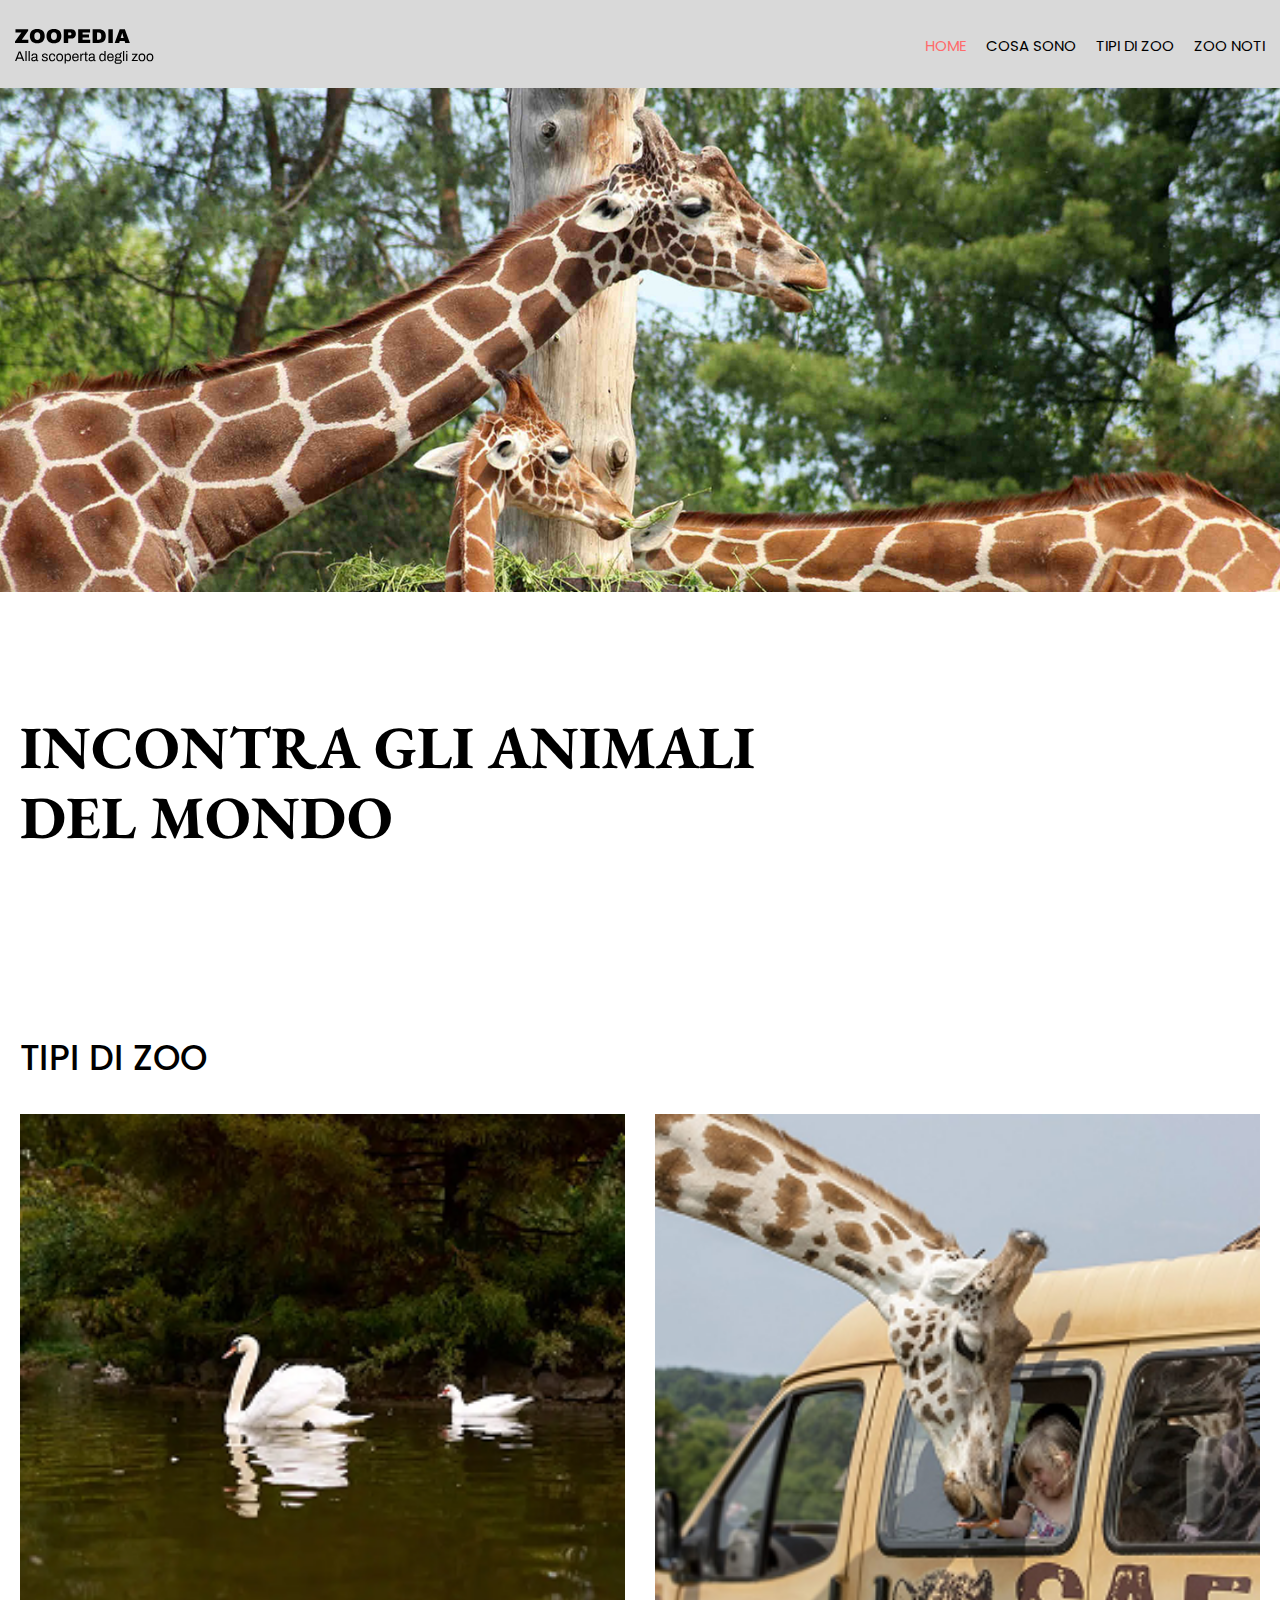
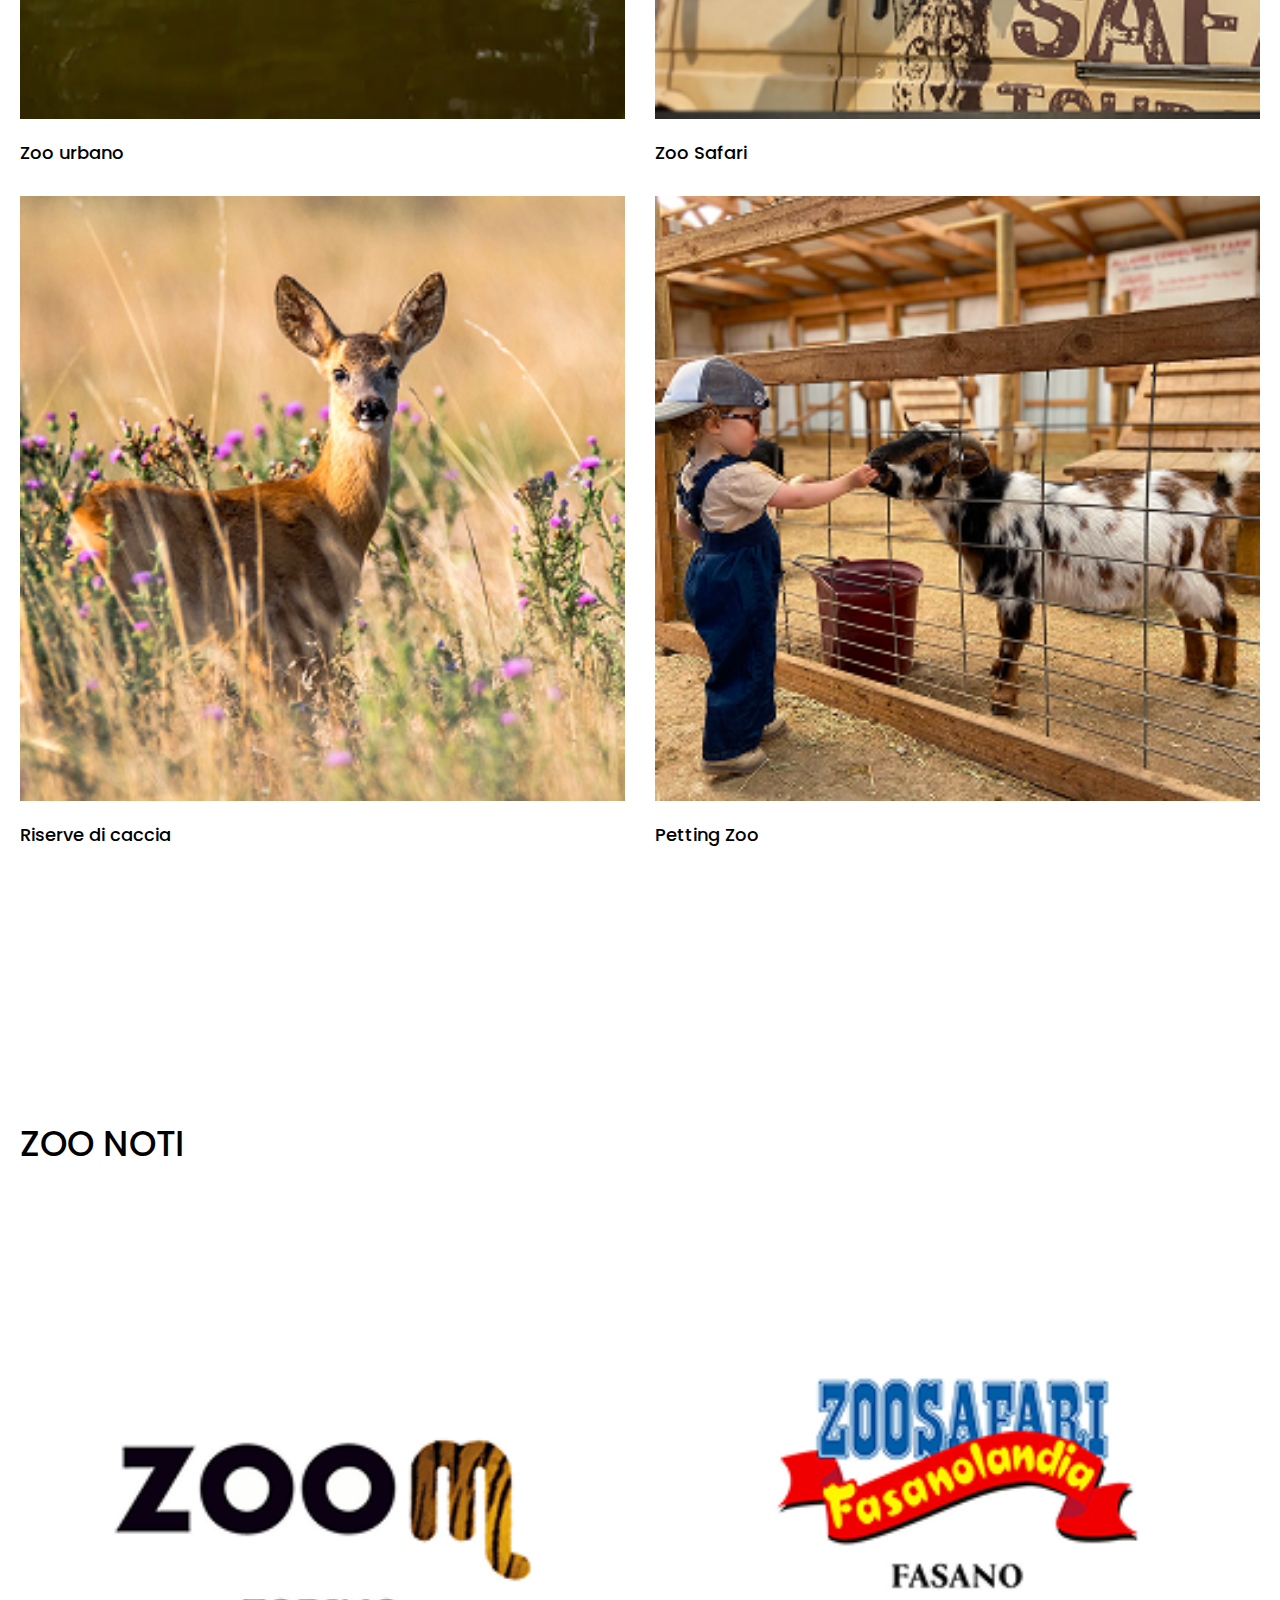
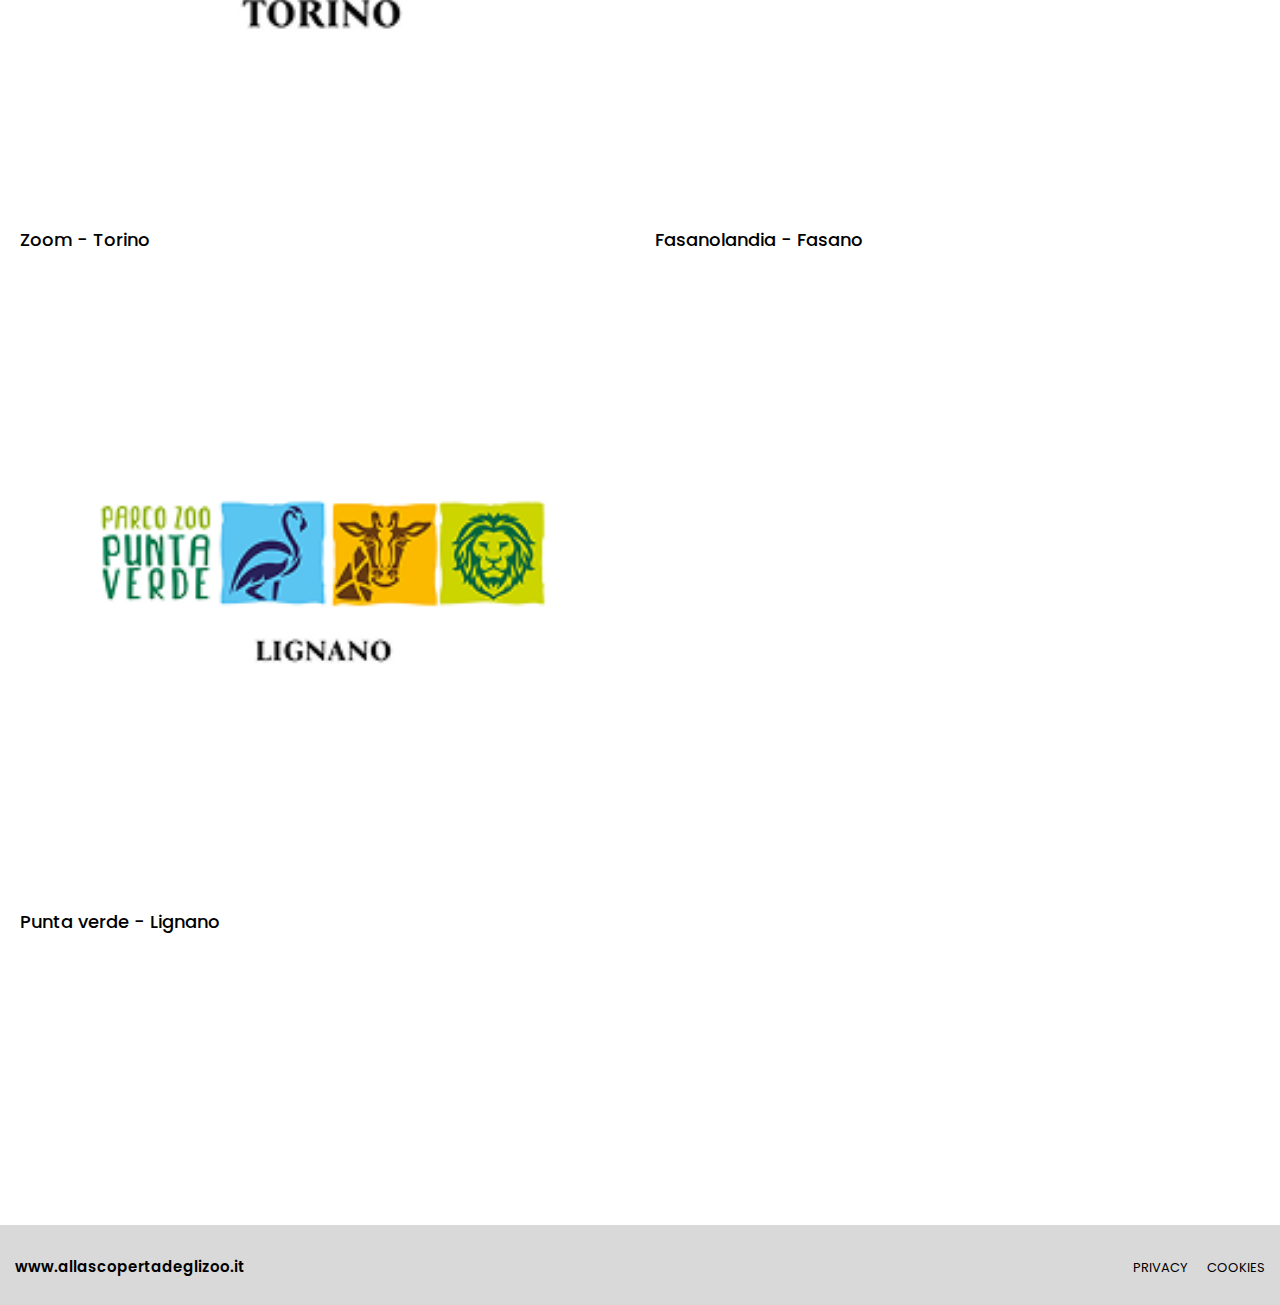
<file: index.html>
<!DOCTYPE html>
<html lang="en">
<head>
    <meta charset="UTF-8">
    <meta name="viewport" content="width=device-width, initial-scale=1.0">
    <title>Zoo</title>
    <link rel="stylesheet" href="css/style.css">
    <link href="https://fonts.googleapis.com/css2?family=Poppins&display=swap" rel="stylesheet">
    <link href="https://fonts.googleapis.com/css2?family=EB+Garamond&display=swap" rel="stylesheet">
</head>
<body>
    <header >
        <div class="contenitore">
        <div><a href="index.html" class="marchio">
            <svg width="115" height="15" viewBox="0 0 115 15" fill="none" xmlns="http://www.w3.org/2000/svg">
<path d="M6.8 10.7H13.34V14H4.27663e-06V12.58L6.38 3.54H0.480004V0.24H13.18V1.66L6.8 10.7ZM22.2736 -9.53674e-07C24.6469 -9.53674e-07 26.4803 0.606666 27.7736 1.82C29.0669 3.03333 29.7136 4.8 29.7136 7.12C29.7136 9.44 29.0669 11.2067 27.7736 12.42C26.4803 13.6333 24.6469 14.24 22.2736 14.24C19.9003 14.24 18.0669 13.64 16.7736 12.44C15.4936 11.2267 14.8536 9.45333 14.8536 7.12C14.8536 4.78667 15.4936 3.02 16.7736 1.82C18.0669 0.606666 19.9003 -9.53674e-07 22.2736 -9.53674e-07ZM22.2736 3.3C21.3269 3.3 20.6069 3.58667 20.1136 4.16C19.6203 4.73333 19.3736 5.50667 19.3736 6.48V7.76C19.3736 8.73333 19.6203 9.50667 20.1136 10.08C20.6069 10.6533 21.3269 10.94 22.2736 10.94C23.2203 10.94 23.9403 10.6533 24.4336 10.08C24.9403 9.50667 25.1936 8.73333 25.1936 7.76V6.48C25.1936 5.50667 24.9403 4.73333 24.4336 4.16C23.9403 3.58667 23.2203 3.3 22.2736 3.3ZM38.9338 -9.53674e-07C41.3071 -9.53674e-07 43.1404 0.606666 44.4338 1.82C45.7271 3.03333 46.3738 4.8 46.3738 7.12C46.3738 9.44 45.7271 11.2067 44.4338 12.42C43.1404 13.6333 41.3071 14.24 38.9338 14.24C36.5604 14.24 34.7271 13.64 33.4338 12.44C32.1538 11.2267 31.5138 9.45333 31.5138 7.12C31.5138 4.78667 32.1538 3.02 33.4338 1.82C34.7271 0.606666 36.5604 -9.53674e-07 38.9338 -9.53674e-07ZM38.9338 3.3C37.9871 3.3 37.2671 3.58667 36.7738 4.16C36.2804 4.73333 36.0338 5.50667 36.0338 6.48V7.76C36.0338 8.73333 36.2804 9.50667 36.7738 10.08C37.2671 10.6533 37.9871 10.94 38.9338 10.94C39.8804 10.94 40.6004 10.6533 41.0938 10.08C41.6004 9.50667 41.8538 8.73333 41.8538 7.76V6.48C41.8538 5.50667 41.6004 4.73333 41.0938 4.16C40.6004 3.58667 39.8804 3.3 38.9338 3.3ZM56.4739 0.24C57.3272 0.24 58.0872 0.439999 58.7539 0.839999C59.4206 1.22667 59.9406 1.76667 60.3139 2.46C60.6872 3.14 60.8739 3.90667 60.8739 4.76V5.02C60.8739 5.87333 60.6872 6.64667 60.3139 7.34C59.9406 8.03333 59.4206 8.58 58.7539 8.98C58.0872 9.36667 57.3272 9.56 56.4739 9.56H53.1739V14H48.7539V0.24H56.4739ZM53.1739 6.34H54.9939C55.4606 6.34 55.8072 6.22 56.0339 5.98C56.2739 5.74 56.3939 5.41333 56.3939 5V4.84C56.3939 4.41333 56.2739 4.08667 56.0339 3.86C55.8072 3.62 55.4606 3.5 54.9939 3.5H53.1739V6.34ZM63.1875 0.24H75.0875V3.54H67.6075V5.44H74.0075V8.6H67.6075V10.7H75.2275V14H63.1875V0.24ZM83.5811 0.24C88.3944 0.24 90.8011 2.53333 90.8011 7.12C90.8011 11.7067 88.3944 14 83.5811 14H77.6211V0.24H83.5811ZM82.0411 10.7H83.5011C85.3544 10.7 86.2811 9.70667 86.2811 7.72V6.52C86.2811 4.53333 85.3544 3.54 83.5011 3.54H82.0411V10.7ZM93.3875 14V0.24H97.8075V14H93.3875ZM110.181 14L109.601 12.06H104.781L104.201 14H99.6809L104.701 0.24H109.841L114.861 14H110.181ZM105.701 8.98H108.681L107.241 4.08H107.161L105.701 8.98Z" fill="black"/>
            </svg>
            <svg width="139" height="13" viewBox="0 0 139 13" fill="none" xmlns="http://www.w3.org/2000/svg">
            <path d="M-7.19912e-06 10.122L3.79399 0.518001H5.54399L9.35199 10.122H7.90999L6.97199 7.742H2.29599L1.37199 10.122H-7.19912e-06ZM2.72999 6.608H6.52399L5.36199 3.598C5.33399 3.514 5.29199 3.39733 5.23599 3.248C5.17999 3.09867 5.11933 2.93533 5.05399 2.758C4.98866 2.57133 4.92333 2.38467 4.85799 2.198C4.79266 2.002 4.73199 1.82467 4.67599 1.666H4.59199C4.52666 1.85267 4.45199 2.06733 4.36799 2.31C4.28399 2.55267 4.19999 2.79067 4.11599 3.024C4.03199 3.248 3.96199 3.43933 3.90599 3.598L2.72999 6.608ZM10.411 10.122V9.53674e-07H11.643V10.122H10.411ZM13.5555 10.122V9.53674e-07H14.7875V10.122H13.5555ZM18.548 10.29C18.2774 10.29 18.0067 10.2573 17.736 10.192C17.4654 10.1267 17.2134 10.0193 16.98 9.87C16.7467 9.72067 16.56 9.51533 16.42 9.254C16.28 8.98333 16.21 8.64733 16.21 8.246C16.21 7.742 16.3314 7.32667 16.574 7C16.8167 6.67333 17.1527 6.42133 17.582 6.244C18.0207 6.05733 18.5387 5.93133 19.136 5.866C19.7334 5.79133 20.382 5.754 21.082 5.754V4.914C21.082 4.64333 21.0354 4.41 20.942 4.214C20.8487 4.018 20.6807 3.86867 20.438 3.766C20.2047 3.654 19.8687 3.598 19.43 3.598C19.01 3.598 18.674 3.654 18.422 3.766C18.1794 3.86867 18.0067 4.004 17.904 4.172C17.8107 4.34 17.764 4.52667 17.764 4.732V4.942H16.574C16.5647 4.89533 16.56 4.84867 16.56 4.802C16.56 4.75533 16.56 4.69933 16.56 4.634C16.56 4.186 16.6814 3.81267 16.924 3.514C17.176 3.206 17.526 2.97733 17.974 2.828C18.422 2.66933 18.9354 2.59 19.514 2.59C20.13 2.59 20.6434 2.67867 21.054 2.856C21.474 3.03333 21.7867 3.28533 21.992 3.612C22.2067 3.93867 22.314 4.33067 22.314 4.788V8.778C22.314 8.95533 22.356 9.08133 22.44 9.156C22.524 9.22133 22.6267 9.254 22.748 9.254H23.294V10.066C23.1634 10.122 23.0187 10.1687 22.86 10.206C22.7014 10.2527 22.5194 10.276 22.314 10.276C22.0714 10.276 21.8707 10.2247 21.712 10.122C21.5534 10.0287 21.432 9.898 21.348 9.73C21.264 9.55267 21.208 9.35667 21.18 9.142H21.082C20.914 9.37533 20.6994 9.58067 20.438 9.758C20.186 9.926 19.9014 10.0567 19.584 10.15C19.2667 10.2433 18.9214 10.29 18.548 10.29ZM18.856 9.254C19.1547 9.254 19.4347 9.20733 19.696 9.114C19.9667 9.02067 20.2047 8.89 20.41 8.722C20.6154 8.54467 20.7787 8.33467 20.9 8.092C21.0214 7.84933 21.082 7.58333 21.082 7.294V6.678C20.326 6.678 19.682 6.72 19.15 6.804C18.618 6.888 18.2074 7.03733 17.918 7.252C17.638 7.46667 17.498 7.77 17.498 8.162C17.498 8.414 17.554 8.61933 17.666 8.778C17.778 8.93667 17.9367 9.058 18.142 9.142C18.3474 9.21667 18.5854 9.254 18.856 9.254ZM29.8307 10.29C29.3267 10.29 28.8834 10.2387 28.5007 10.136C28.118 10.0333 27.8007 9.884 27.5487 9.688C27.2967 9.492 27.1054 9.25867 26.9747 8.988C26.844 8.71733 26.7787 8.40933 26.7787 8.064C26.7787 8.01733 26.7787 7.97533 26.7787 7.938C26.7787 7.89133 26.7834 7.854 26.7927 7.826H28.0107C28.0014 7.86333 27.9967 7.896 27.9967 7.924C27.9967 7.952 27.9967 7.98 27.9967 8.008C28.006 8.33467 28.09 8.59133 28.2487 8.778C28.4167 8.96467 28.6454 9.09533 28.9347 9.17C29.224 9.24467 29.546 9.282 29.9007 9.282C30.2087 9.282 30.4934 9.24467 30.7547 9.17C31.016 9.086 31.2214 8.96467 31.3707 8.806C31.5294 8.638 31.6087 8.428 31.6087 8.176C31.6087 7.868 31.506 7.63467 31.3007 7.476C31.1047 7.308 30.8434 7.17733 30.5167 7.084C30.19 6.99067 29.8494 6.89267 29.4947 6.79C29.196 6.706 28.8974 6.61267 28.5987 6.51C28.3 6.40733 28.0294 6.28133 27.7867 6.132C27.5534 5.98267 27.362 5.79133 27.2127 5.558C27.0727 5.31533 27.0027 5.012 27.0027 4.648C27.0027 4.32133 27.068 4.032 27.1987 3.78C27.3387 3.528 27.5347 3.31333 27.7867 3.136C28.0387 2.95867 28.342 2.828 28.6967 2.744C29.0607 2.65067 29.462 2.604 29.9007 2.604C30.3674 2.604 30.7734 2.65533 31.1187 2.758C31.4734 2.86067 31.7674 3.00533 32.0007 3.192C32.234 3.37867 32.4067 3.59333 32.5187 3.836C32.6307 4.06933 32.6867 4.32133 32.6867 4.592C32.6867 4.648 32.6867 4.704 32.6867 4.76C32.6867 4.80667 32.682 4.844 32.6727 4.872H31.4687V4.718C31.4687 4.53133 31.4174 4.354 31.3147 4.186C31.2214 4.00867 31.0534 3.86867 30.8107 3.766C30.5774 3.654 30.2507 3.598 29.8307 3.598C29.56 3.598 29.3267 3.62133 29.1307 3.668C28.9347 3.70533 28.7714 3.77067 28.6407 3.864C28.51 3.948 28.412 4.05067 28.3467 4.172C28.2814 4.284 28.2487 4.41467 28.2487 4.564C28.2487 4.80667 28.328 4.99333 28.4867 5.124C28.6454 5.25467 28.8554 5.362 29.1167 5.446C29.3874 5.53 29.6767 5.62333 29.9847 5.726C30.3114 5.81933 30.6427 5.91733 30.9787 6.02C31.324 6.11333 31.6367 6.23467 31.9167 6.384C32.206 6.53333 32.4347 6.73867 32.6027 7C32.78 7.252 32.8687 7.588 32.8687 8.008C32.8687 8.4 32.794 8.74067 32.6447 9.03C32.4954 9.31933 32.2807 9.55733 32.0007 9.744C31.73 9.93067 31.408 10.066 31.0347 10.15C30.6707 10.2433 30.2694 10.29 29.8307 10.29ZM37.1914 10.29C36.4821 10.29 35.8848 10.1547 35.3994 9.884C34.9234 9.604 34.5594 9.17933 34.3074 8.61C34.0648 8.03133 33.9434 7.308 33.9434 6.44C33.9434 5.572 34.0648 4.85333 34.3074 4.284C34.5594 3.71467 34.9281 3.29 35.4134 3.01C35.9081 2.73 36.5148 2.59 37.2334 2.59C37.7374 2.59 38.1714 2.65533 38.5354 2.786C38.9088 2.91667 39.2168 3.108 39.4594 3.36C39.7021 3.612 39.8794 3.91533 39.9914 4.27C40.1128 4.62467 40.1734 5.03067 40.1734 5.488H38.9274C38.9274 5.05867 38.8668 4.70867 38.7454 4.438C38.6334 4.158 38.4514 3.95267 38.1994 3.822C37.9474 3.682 37.6161 3.612 37.2054 3.612C36.7948 3.612 36.4401 3.70533 36.1414 3.892C35.8428 4.06933 35.6141 4.354 35.4554 4.746C35.2968 5.138 35.2174 5.656 35.2174 6.3V6.594C35.2174 7.20067 35.2921 7.70467 35.4414 8.106C35.6001 8.50733 35.8288 8.80133 36.1274 8.988C36.4261 9.17467 36.7901 9.268 37.2194 9.268C37.6394 9.268 37.9754 9.19333 38.2274 9.044C38.4888 8.89467 38.6754 8.68 38.7874 8.4C38.9088 8.12 38.9694 7.784 38.9694 7.392H40.1734C40.1734 7.80267 40.1128 8.18533 39.9914 8.54C39.8794 8.89467 39.7021 9.20267 39.4594 9.464C39.2168 9.72533 38.9088 9.93067 38.5354 10.08C38.1621 10.22 37.7141 10.29 37.1914 10.29ZM44.6752 10.29C43.9285 10.29 43.2985 10.1547 42.7852 9.884C42.2812 9.604 41.8939 9.17933 41.6232 8.61C41.3619 8.04067 41.2312 7.31733 41.2312 6.44C41.2312 5.55333 41.3619 4.83 41.6232 4.27C41.8939 3.70067 42.2812 3.28067 42.7852 3.01C43.2985 2.73 43.9285 2.59 44.6752 2.59C45.4219 2.59 46.0472 2.73 46.5512 3.01C47.0645 3.28067 47.4519 3.70067 47.7132 4.27C47.9745 4.83 48.1052 5.55333 48.1052 6.44C48.1052 7.31733 47.9745 8.04067 47.7132 8.61C47.4519 9.17933 47.0645 9.604 46.5512 9.884C46.0472 10.1547 45.4219 10.29 44.6752 10.29ZM44.6752 9.254C45.1512 9.254 45.5479 9.16067 45.8652 8.974C46.1825 8.78733 46.4205 8.498 46.5792 8.106C46.7472 7.70467 46.8312 7.20067 46.8312 6.594V6.286C46.8312 5.67 46.7472 5.166 46.5792 4.774C46.4205 4.382 46.1825 4.09267 45.8652 3.906C45.5479 3.71933 45.1512 3.626 44.6752 3.626C44.1992 3.626 43.7979 3.71933 43.4712 3.906C43.1539 4.09267 42.9159 4.382 42.7572 4.774C42.5985 5.166 42.5192 5.67 42.5192 6.286V6.594C42.5192 7.20067 42.5985 7.70467 42.7572 8.106C42.9159 8.498 43.1539 8.78733 43.4712 8.974C43.7979 9.16067 44.1992 9.254 44.6752 9.254ZM49.6356 12.544V2.758H50.6156L50.7416 3.808H50.8396C51.0916 3.39733 51.4136 3.094 51.8056 2.898C52.1976 2.69267 52.6409 2.59 53.1356 2.59C53.7516 2.59 54.2742 2.72533 54.7036 2.996C55.1329 3.26667 55.4642 3.69133 55.6976 4.27C55.9309 4.83933 56.0476 5.58133 56.0476 6.496C56.0476 7.35467 55.9262 8.06867 55.6836 8.638C55.4502 9.198 55.1189 9.61333 54.6896 9.884C54.2602 10.1547 53.7609 10.29 53.1916 10.29C52.8742 10.29 52.5756 10.2527 52.2956 10.178C52.0156 10.1033 51.7636 9.98667 51.5396 9.828C51.3156 9.66 51.1196 9.45 50.9516 9.198H50.8676V12.544H49.6356ZM52.7996 9.212C53.2569 9.212 53.6302 9.12333 53.9196 8.946C54.2089 8.75933 54.4236 8.47467 54.5636 8.092C54.7036 7.7 54.7736 7.20067 54.7736 6.594V6.3C54.7736 5.656 54.6989 5.14267 54.5496 4.76C54.4002 4.368 54.1809 4.088 53.8916 3.92C53.6116 3.752 53.2616 3.668 52.8416 3.668C52.3842 3.668 52.0062 3.77067 51.7076 3.976C51.4182 4.172 51.2036 4.47067 51.0636 4.872C50.9329 5.27333 50.8676 5.76333 50.8676 6.342V6.552C50.8676 7.06533 50.9142 7.49467 51.0076 7.84C51.1102 8.176 51.2502 8.44667 51.4276 8.652C51.6142 8.85733 51.8242 9.002 52.0576 9.086C52.2909 9.17 52.5382 9.212 52.7996 9.212ZM60.5189 10.29C59.7909 10.29 59.1749 10.1547 58.6709 9.884C58.1763 9.604 57.7983 9.17933 57.5369 8.61C57.2849 8.04067 57.1589 7.31733 57.1589 6.44C57.1589 5.55333 57.2849 4.83 57.5369 4.27C57.7983 3.70067 58.1809 3.28067 58.6849 3.01C59.1889 2.73 59.8189 2.59 60.5749 2.59C61.2656 2.59 61.8443 2.72533 62.3109 2.996C62.7776 3.25733 63.1276 3.654 63.3609 4.186C63.6036 4.70867 63.7249 5.36667 63.7249 6.16V6.748H58.4329C58.4516 7.336 58.5356 7.82133 58.6849 8.204C58.8436 8.57733 59.0769 8.85267 59.3849 9.03C59.6929 9.198 60.0803 9.282 60.5469 9.282C60.8643 9.282 61.1396 9.24467 61.3729 9.17C61.6156 9.086 61.8163 8.96933 61.9749 8.82C62.1429 8.67067 62.2689 8.49333 62.3529 8.288C62.4369 8.08267 62.4836 7.85867 62.4929 7.616H63.6969C63.6876 8.008 63.6129 8.372 63.4729 8.708C63.3329 9.03467 63.1276 9.31467 62.8569 9.548C62.5863 9.78133 62.2549 9.96333 61.8629 10.094C61.4709 10.2247 61.0229 10.29 60.5189 10.29ZM58.4609 5.824H62.4509C62.4509 5.41333 62.4043 5.068 62.3109 4.788C62.2176 4.508 62.0823 4.27933 61.9049 4.102C61.7369 3.92467 61.5363 3.79867 61.3029 3.724C61.0789 3.64 60.8223 3.598 60.5329 3.598C60.1036 3.598 59.7396 3.67733 59.4409 3.836C59.1423 3.99467 58.9136 4.23733 58.7549 4.564C58.5963 4.89067 58.4983 5.31067 58.4609 5.824ZM65.2489 10.122V2.758H66.2429L66.3549 3.976H66.4529C66.5275 3.74267 66.6302 3.52333 66.7609 3.318C66.8915 3.10333 67.0689 2.93067 67.2929 2.8C67.5169 2.66 67.7922 2.59 68.1189 2.59C68.2589 2.59 68.3849 2.604 68.4969 2.632C68.6182 2.65067 68.7069 2.674 68.7629 2.702V3.836H68.3009C67.9835 3.836 67.7082 3.892 67.4749 4.004C67.2509 4.10667 67.0642 4.256 66.9149 4.452C66.7655 4.648 66.6535 4.88133 66.5789 5.152C66.5135 5.42267 66.4809 5.712 66.4809 6.02V10.122H65.2489ZM71.6193 10.29C71.2366 10.29 70.938 10.22 70.7233 10.08C70.5086 9.93067 70.3546 9.73933 70.2613 9.506C70.168 9.26333 70.1213 9.00667 70.1213 8.736V3.794H69.1693V2.758H70.1493L70.3733 0.700001H71.3533V2.758H72.7393V3.794H71.3533V8.554C71.3533 8.78733 71.3953 8.96467 71.4793 9.086C71.5633 9.198 71.722 9.254 71.9553 9.254H72.7393V10.066C72.646 10.1127 72.534 10.15 72.4033 10.178C72.2726 10.206 72.1373 10.2293 71.9973 10.248C71.8666 10.276 71.7406 10.29 71.6193 10.29ZM75.9015 10.29C75.6309 10.29 75.3602 10.2573 75.0895 10.192C74.8189 10.1267 74.5669 10.0193 74.3335 9.87C74.1002 9.72067 73.9135 9.51533 73.7735 9.254C73.6335 8.98333 73.5635 8.64733 73.5635 8.246C73.5635 7.742 73.6849 7.32667 73.9275 7C74.1702 6.67333 74.5062 6.42133 74.9355 6.244C75.3742 6.05733 75.8922 5.93133 76.4895 5.866C77.0869 5.79133 77.7355 5.754 78.4355 5.754V4.914C78.4355 4.64333 78.3889 4.41 78.2955 4.214C78.2022 4.018 78.0342 3.86867 77.7915 3.766C77.5582 3.654 77.2222 3.598 76.7835 3.598C76.3635 3.598 76.0275 3.654 75.7755 3.766C75.5329 3.86867 75.3602 4.004 75.2575 4.172C75.1642 4.34 75.1175 4.52667 75.1175 4.732V4.942H73.9275C73.9182 4.89533 73.9135 4.84867 73.9135 4.802C73.9135 4.75533 73.9135 4.69933 73.9135 4.634C73.9135 4.186 74.0349 3.81267 74.2775 3.514C74.5295 3.206 74.8795 2.97733 75.3275 2.828C75.7755 2.66933 76.2889 2.59 76.8675 2.59C77.4835 2.59 77.9969 2.67867 78.4075 2.856C78.8275 3.03333 79.1402 3.28533 79.3455 3.612C79.5602 3.93867 79.6675 4.33067 79.6675 4.788V8.778C79.6675 8.95533 79.7095 9.08133 79.7935 9.156C79.8775 9.22133 79.9802 9.254 80.1015 9.254H80.6475V10.066C80.5169 10.122 80.3722 10.1687 80.2135 10.206C80.0549 10.2527 79.8729 10.276 79.6675 10.276C79.4249 10.276 79.2242 10.2247 79.0655 10.122C78.9069 10.0287 78.7855 9.898 78.7015 9.73C78.6175 9.55267 78.5615 9.35667 78.5335 9.142H78.4355C78.2675 9.37533 78.0529 9.58067 77.7915 9.758C77.5395 9.926 77.2549 10.0567 76.9375 10.15C76.6202 10.2433 76.2749 10.29 75.9015 10.29ZM76.2095 9.254C76.5082 9.254 76.7882 9.20733 77.0495 9.114C77.3202 9.02067 77.5582 8.89 77.7635 8.722C77.9689 8.54467 78.1322 8.33467 78.2535 8.092C78.3749 7.84933 78.4355 7.58333 78.4355 7.294V6.678C77.6795 6.678 77.0355 6.72 76.5035 6.804C75.9715 6.888 75.5609 7.03733 75.2715 7.252C74.9915 7.46667 74.8515 7.77 74.8515 8.162C74.8515 8.414 74.9075 8.61933 75.0195 8.778C75.1315 8.93667 75.2902 9.058 75.4955 9.142C75.7009 9.21667 75.9389 9.254 76.2095 9.254ZM87.1142 10.29C86.5076 10.29 85.9849 10.1547 85.5462 9.884C85.1169 9.61333 84.7809 9.19333 84.5382 8.624C84.3049 8.04533 84.1882 7.29867 84.1882 6.384C84.1882 5.516 84.3096 4.802 84.5522 4.242C84.7949 3.682 85.1309 3.26667 85.5602 2.996C85.9896 2.72533 86.4889 2.59 87.0582 2.59C87.3849 2.59 87.6882 2.62733 87.9682 2.702C88.2482 2.77667 88.4956 2.89333 88.7102 3.052C88.9342 3.21067 89.1302 3.42067 89.2982 3.682H89.3822V9.53674e-07H90.6142V10.122H89.6202L89.5082 9.072H89.4102C89.1582 9.48267 88.8316 9.79067 88.4302 9.996C88.0289 10.192 87.5902 10.29 87.1142 10.29ZM87.4082 9.212C87.8749 9.212 88.2529 9.10933 88.5422 8.904C88.8316 8.69867 89.0416 8.4 89.1722 8.008C89.3122 7.616 89.3822 7.13067 89.3822 6.552V6.328C89.3822 5.824 89.3309 5.39933 89.2282 5.054C89.1256 4.70867 88.9856 4.43333 88.8082 4.228C88.6309 4.02267 88.4256 3.878 88.1922 3.794C87.9589 3.71 87.7116 3.668 87.4502 3.668C86.9929 3.668 86.6196 3.76133 86.3302 3.948C86.0409 4.12533 85.8262 4.41 85.6862 4.802C85.5462 5.18467 85.4762 5.684 85.4762 6.3V6.594C85.4762 7.22867 85.5509 7.742 85.7002 8.134C85.8496 8.51667 86.0642 8.792 86.3442 8.96C86.6336 9.128 86.9882 9.212 87.4082 9.212ZM95.4916 10.29C94.7636 10.29 94.1476 10.1547 93.6436 9.884C93.1489 9.604 92.7709 9.17933 92.5096 8.61C92.2576 8.04067 92.1316 7.31733 92.1316 6.44C92.1316 5.55333 92.2576 4.83 92.5096 4.27C92.7709 3.70067 93.1536 3.28067 93.6576 3.01C94.1616 2.73 94.7916 2.59 95.5476 2.59C96.2383 2.59 96.8169 2.72533 97.2836 2.996C97.7503 3.25733 98.1003 3.654 98.3336 4.186C98.5763 4.70867 98.6976 5.36667 98.6976 6.16V6.748H93.4056C93.4243 7.336 93.5083 7.82133 93.6576 8.204C93.8163 8.57733 94.0496 8.85267 94.3576 9.03C94.6656 9.198 95.0529 9.282 95.5196 9.282C95.8369 9.282 96.1123 9.24467 96.3456 9.17C96.5883 9.086 96.7889 8.96933 96.9476 8.82C97.1156 8.67067 97.2416 8.49333 97.3256 8.288C97.4096 8.08267 97.4563 7.85867 97.4656 7.616H98.6696C98.6603 8.008 98.5856 8.372 98.4456 8.708C98.3056 9.03467 98.1003 9.31467 97.8296 9.548C97.5589 9.78133 97.2276 9.96333 96.8356 10.094C96.4436 10.2247 95.9956 10.29 95.4916 10.29ZM93.4336 5.824H97.4236C97.4236 5.41333 97.3769 5.068 97.2836 4.788C97.1903 4.508 97.0549 4.27933 96.8776 4.102C96.7096 3.92467 96.5089 3.79867 96.2756 3.724C96.0516 3.64 95.7949 3.598 95.5056 3.598C95.0763 3.598 94.7123 3.67733 94.4136 3.836C94.1149 3.99467 93.8863 4.23733 93.7276 4.564C93.5689 4.89067 93.4709 5.31067 93.4336 5.824ZM101.468 12.67C101.113 12.67 100.786 12.5953 100.488 12.446C100.189 12.306 99.9508 12.1007 99.7735 11.83C99.5962 11.5593 99.5075 11.2373 99.5075 10.864C99.5075 10.4533 99.6195 10.1127 99.8435 9.842C100.077 9.57133 100.352 9.37067 100.67 9.24C100.436 9.128 100.254 8.974 100.124 8.778C99.9928 8.57267 99.9275 8.34867 99.9275 8.106C99.9275 7.77933 100.044 7.504 100.278 7.28C100.52 7.056 100.814 6.90667 101.16 6.832C100.842 6.62667 100.59 6.36533 100.404 6.048C100.226 5.72133 100.138 5.362 100.138 4.97C100.138 4.50333 100.245 4.09267 100.46 3.738C100.684 3.38333 101.02 3.10333 101.468 2.898C101.925 2.69267 102.48 2.59 103.134 2.59C103.432 2.59 103.712 2.61333 103.974 2.66C104.235 2.69733 104.468 2.76267 104.674 2.856C105 2.70667 105.243 2.51533 105.402 2.282C105.57 2.04867 105.672 1.81067 105.71 1.568H106.928C106.928 1.848 106.862 2.114 106.732 2.366C106.61 2.60867 106.442 2.814 106.228 2.982C106.013 3.14067 105.752 3.248 105.444 3.304C105.677 3.528 105.85 3.78 105.962 4.06C106.083 4.34 106.144 4.64333 106.144 4.97C106.144 5.43667 106.032 5.852 105.808 6.216C105.593 6.57067 105.266 6.85067 104.828 7.056C104.389 7.26133 103.838 7.364 103.176 7.364H102.028C101.776 7.364 101.57 7.41533 101.412 7.518C101.253 7.61133 101.174 7.76533 101.174 7.98C101.174 8.16667 101.253 8.32067 101.412 8.442C101.57 8.554 101.776 8.61 102.028 8.61H105.024C105.565 8.61 106.008 8.792 106.354 9.156C106.699 9.51067 106.872 9.968 106.872 10.528C106.872 10.9293 106.769 11.2887 106.564 11.606C106.368 11.9327 106.088 12.1893 105.724 12.376C105.369 12.572 104.954 12.67 104.478 12.67H101.468ZM101.818 11.732H104.464C104.678 11.732 104.874 11.6853 105.052 11.592C105.229 11.508 105.369 11.3867 105.472 11.228C105.574 11.0693 105.626 10.8967 105.626 10.71C105.626 10.3927 105.532 10.1407 105.346 9.954C105.159 9.76733 104.926 9.674 104.646 9.674H101.818C101.519 9.674 101.267 9.77667 101.062 9.982C100.856 10.178 100.754 10.4207 100.754 10.71C100.754 11.018 100.856 11.2653 101.062 11.452C101.267 11.6387 101.519 11.732 101.818 11.732ZM103.148 6.44C103.745 6.44 104.188 6.30933 104.478 6.048C104.767 5.78667 104.912 5.42733 104.912 4.97C104.912 4.522 104.767 4.16733 104.478 3.906C104.188 3.64467 103.745 3.514 103.148 3.514C102.55 3.514 102.102 3.64467 101.804 3.906C101.514 4.16733 101.37 4.522 101.37 4.97C101.37 5.25933 101.435 5.516 101.566 5.74C101.696 5.964 101.892 6.13667 102.154 6.258C102.415 6.37933 102.746 6.44 103.148 6.44ZM108.001 10.122V9.53674e-07H109.233V10.122H108.001ZM111.145 1.372V9.53674e-07H112.377V1.372H111.145ZM111.145 10.122V2.758H112.377V10.122H111.145ZM116.684 10.122V9.464L120.786 3.794H116.978V2.758H122.55V3.402L118.434 9.086H122.774V10.122H116.684ZM126.939 10.29C126.192 10.29 125.562 10.1547 125.049 9.884C124.545 9.604 124.158 9.17933 123.887 8.61C123.626 8.04067 123.495 7.31733 123.495 6.44C123.495 5.55333 123.626 4.83 123.887 4.27C124.158 3.70067 124.545 3.28067 125.049 3.01C125.562 2.73 126.192 2.59 126.939 2.59C127.686 2.59 128.311 2.73 128.815 3.01C129.328 3.28067 129.716 3.70067 129.977 4.27C130.238 4.83 130.369 5.55333 130.369 6.44C130.369 7.31733 130.238 8.04067 129.977 8.61C129.716 9.17933 129.328 9.604 128.815 9.884C128.311 10.1547 127.686 10.29 126.939 10.29ZM126.939 9.254C127.415 9.254 127.812 9.16067 128.129 8.974C128.446 8.78733 128.684 8.498 128.843 8.106C129.011 7.70467 129.095 7.20067 129.095 6.594V6.286C129.095 5.67 129.011 5.166 128.843 4.774C128.684 4.382 128.446 4.09267 128.129 3.906C127.812 3.71933 127.415 3.626 126.939 3.626C126.463 3.626 126.062 3.71933 125.735 3.906C125.418 4.09267 125.18 4.382 125.021 4.774C124.862 5.166 124.783 5.67 124.783 6.286V6.594C124.783 7.20067 124.862 7.70467 125.021 8.106C125.18 8.498 125.418 8.78733 125.735 8.974C126.062 9.16067 126.463 9.254 126.939 9.254ZM134.923 10.29C134.177 10.29 133.547 10.1547 133.033 9.884C132.529 9.604 132.142 9.17933 131.871 8.61C131.61 8.04067 131.479 7.31733 131.479 6.44C131.479 5.55333 131.61 4.83 131.871 4.27C132.142 3.70067 132.529 3.28067 133.033 3.01C133.547 2.73 134.177 2.59 134.923 2.59C135.67 2.59 136.295 2.73 136.799 3.01C137.313 3.28067 137.7 3.70067 137.961 4.27C138.223 4.83 138.353 5.55333 138.353 6.44C138.353 7.31733 138.223 8.04067 137.961 8.61C137.7 9.17933 137.313 9.604 136.799 9.884C136.295 10.1547 135.67 10.29 134.923 10.29ZM134.923 9.254C135.399 9.254 135.796 9.16067 136.113 8.974C136.431 8.78733 136.669 8.498 136.827 8.106C136.995 7.70467 137.079 7.20067 137.079 6.594V6.286C137.079 5.67 136.995 5.166 136.827 4.774C136.669 4.382 136.431 4.09267 136.113 3.906C135.796 3.71933 135.399 3.626 134.923 3.626C134.447 3.626 134.046 3.71933 133.719 3.906C133.402 4.09267 133.164 4.382 133.005 4.774C132.847 5.166 132.767 5.67 132.767 6.286V6.594C132.767 7.20067 132.847 7.70467 133.005 8.106C133.164 8.498 133.402 8.78733 133.719 8.974C134.046 9.16067 134.447 9.254 134.923 9.254Z" fill="black"/>
            </svg>
        </a></div>
        <div class="navigazione">
            <nav>
                <ul class="">
                    <li><a href="index.html" class="colore-nav">HOME</a></li>
                    <li><a href="cosasono.html">COSA SONO</a></li>
                    <li><a href="tipizoo.html">TIPI DI ZOO</a></li>
                    <li><a href="zoonoti.html">ZOO NOTI</a></li>
                </ul>
            </nav>
        </div>
        </div>
    </header>
    
<main>
    <img src="img/home-header.jpg" alt="" class="hero-img">

    <section class="contenitore">
        <div>
            <h1>INCONTRA GLI ANIMALI DEL MONDO</h1>
        </div>

        <h2>TIPI DI ZOO</h2> 
        <div class="gruppo-card">
            <a href="zoourbano.html"><div class="card">
                <img src="img/home-card1.png" alt="">
                <h3>Zoo urbano</h3>
            </div></a>
            <a href="zoosafari.html"><div class="card">
                <img src="img/home-card2.png" alt="">
                <h3>Zoo Safari</h3>
            </div></a>
            <a href="riservecaccia.html"><div class="card">
                <img src="img/home-card3.png" alt="">
                <h3>Riserve di caccia</h3>
            </div></a>
            <a href="pettingzoo.html"><div class="card">
                <img src="img/home-card4.png" alt="">
                <h3>Petting Zoo</h3>
            </div></a>
        </div>

        <h2>ZOO NOTI</h2>
        <div class="gruppo-card">
            <a href="zoomtorino.html"><div class="card">
                <img src="img/home-card5.png" alt="">
                <h3>Zoom - Torino</h3>
            </div></a>
            <a href="fasanolandia-fasano.html"><div class="card">
                <img src="img/home-card6.png" alt="">
                <h3>Fasanolandia - Fasano</h3>
            </div></a>
            <a href="puntaverde-lignano.html"><div class="card">
                <img src="img/home-card7.png" alt="">
                <h3>Punta verde - Lignano</h3>
            </div></a>
        </div>
    </section>
</main>

<footer>
    <div class="contenitore">
        <a href="index.html"><h3>www.allascopertadeglizoo.it</h3></a>
        <div class="navigazione">
            <nav>
                <ul>
                    <li><a href="">PRIVACY</a></li>
                    <li><a href="">COOKIES</a></li>
                </ul>
            </nav>
        </div>
    </div>
</footer>

</body>
</html>
</file>
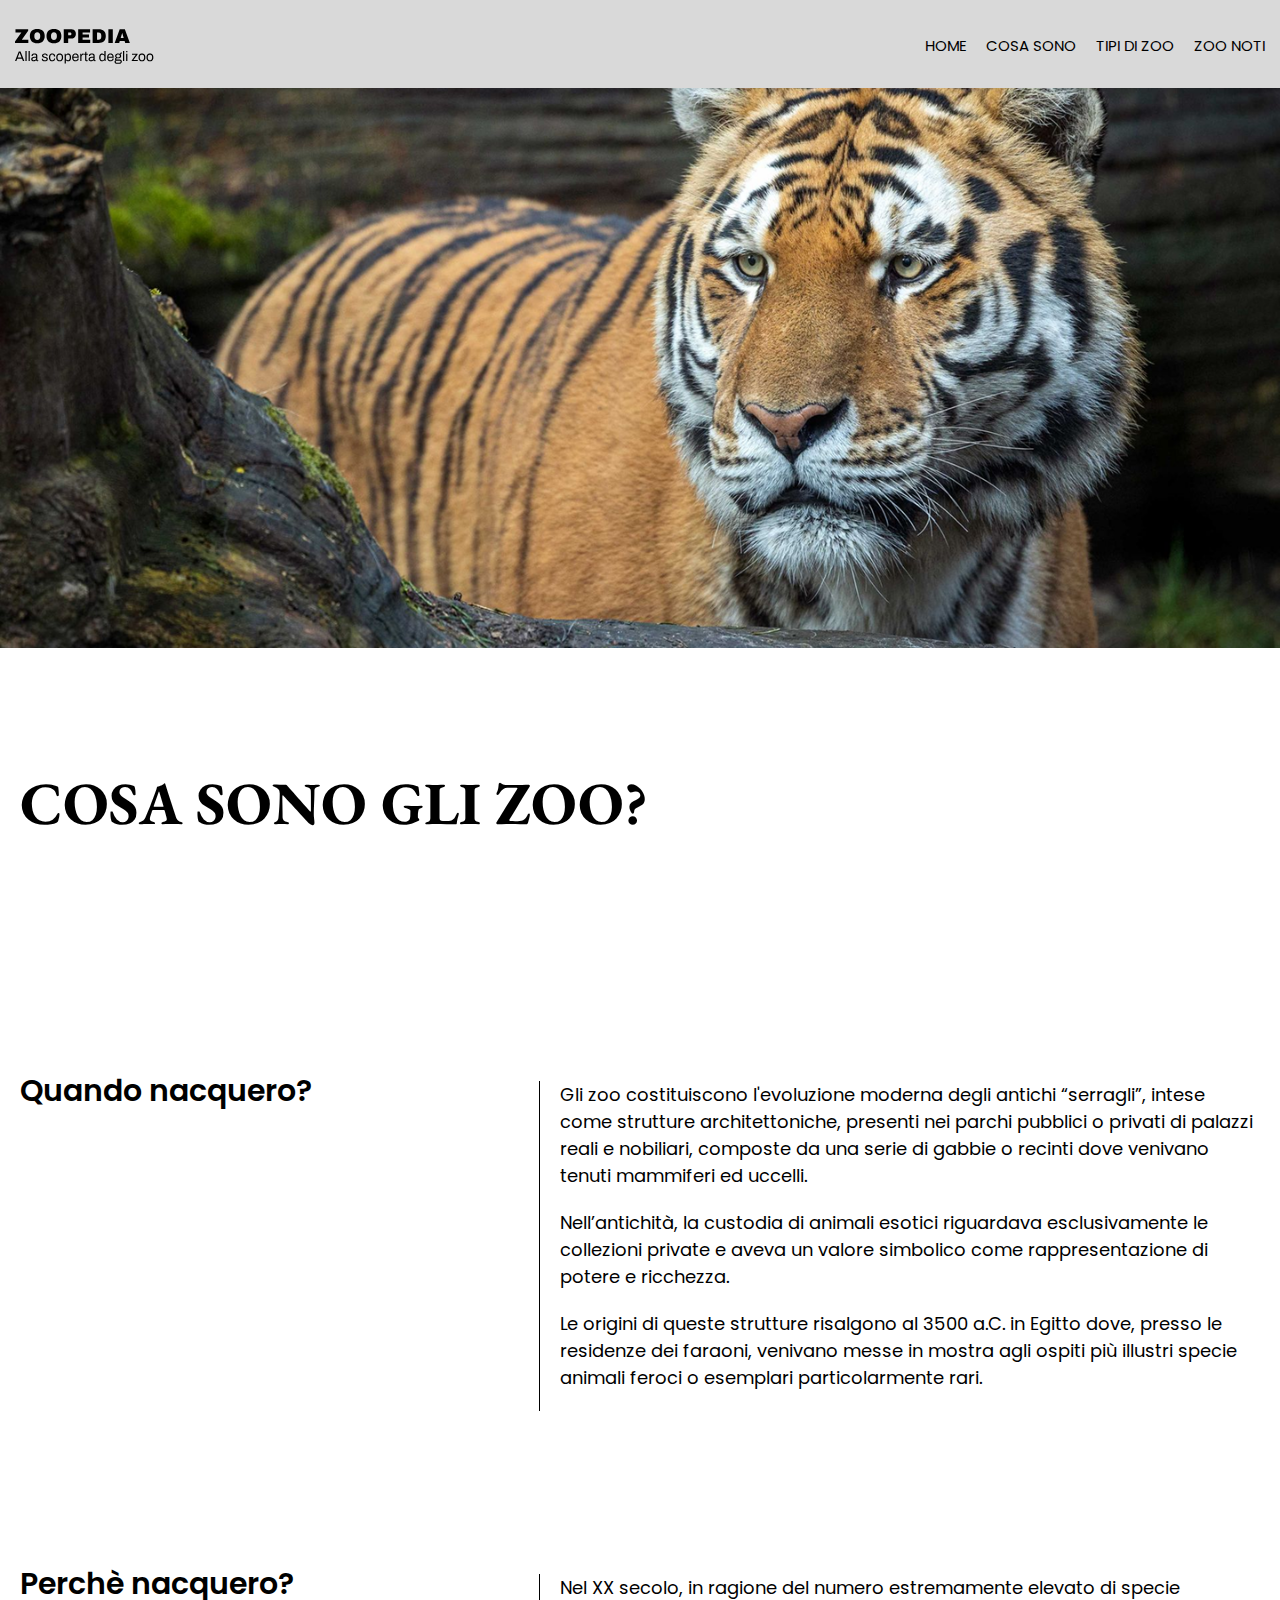
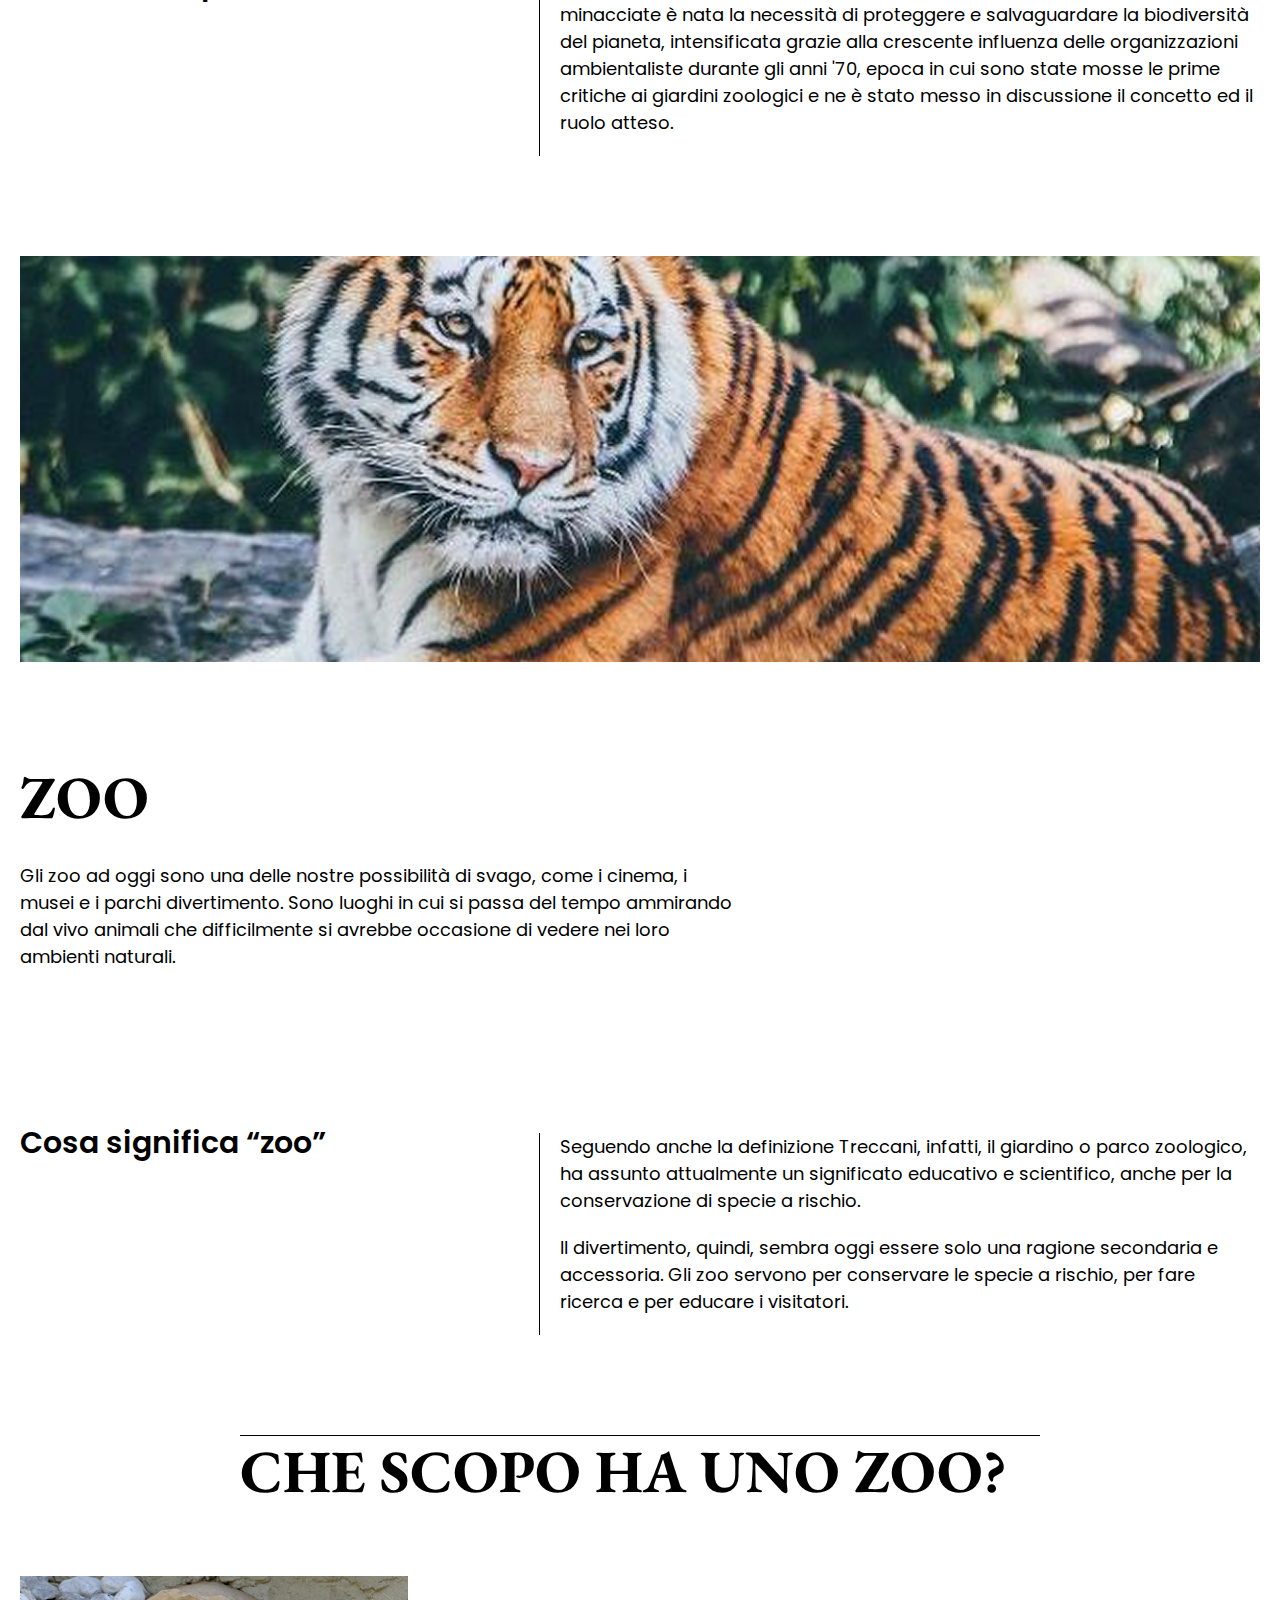
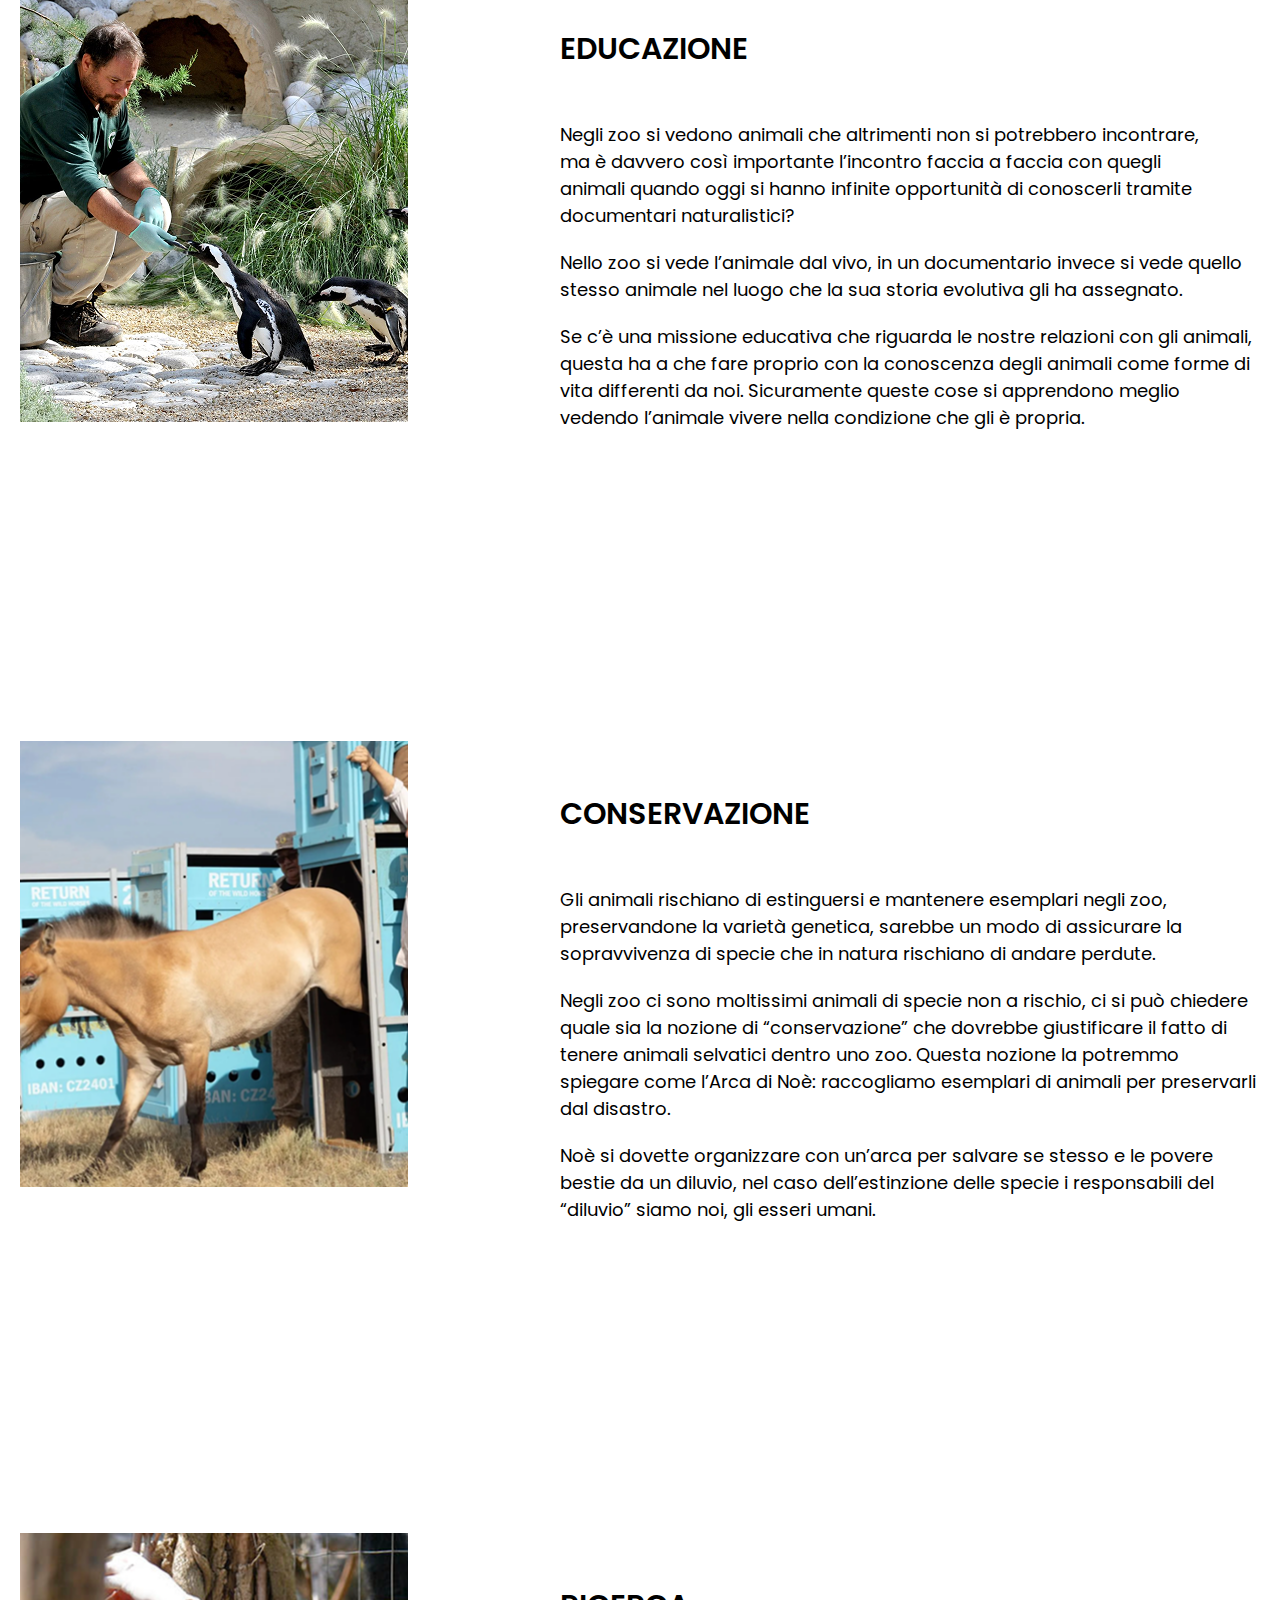
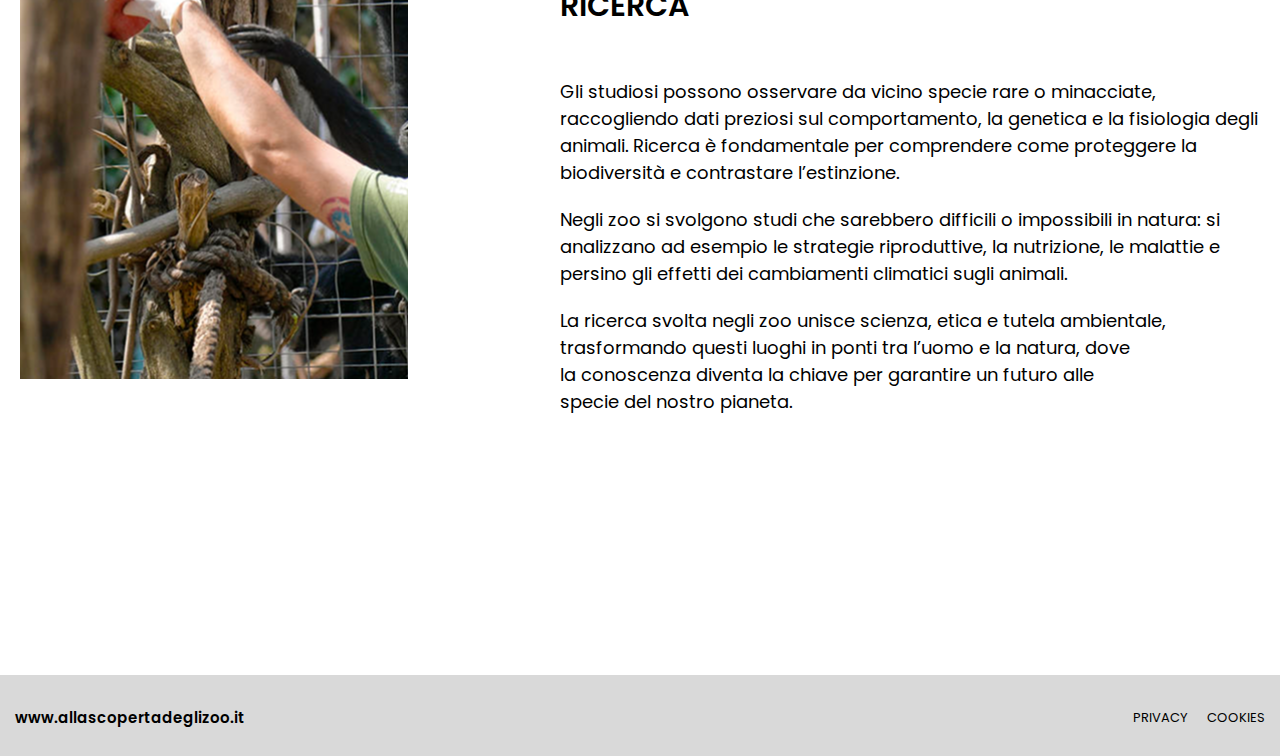
<file: cosasono.html>
<!DOCTYPE html>
<html lang="en">
<head>
    <meta charset="UTF-8">
    <meta name="viewport" content="width=device-width, initial-scale=1.0">
    <title>Zoo</title>
    <link rel="stylesheet" href="css/style.css">
    <link href="https://fonts.googleapis.com/css2?family=Poppins&display=swap" rel="stylesheet">
    <link href="https://fonts.googleapis.com/css2?family=EB+Garamond&display=swap" rel="stylesheet">
</head>
<body>
    <header >
        <div class="contenitore">
        <a href="index.html" class="marchio">
            <svg width="115" height="15" viewBox="0 0 115 15" fill="none" xmlns="http://www.w3.org/2000/svg">
<path d="M6.8 10.7H13.34V14H4.27663e-06V12.58L6.38 3.54H0.480004V0.24H13.18V1.66L6.8 10.7ZM22.2736 -9.53674e-07C24.6469 -9.53674e-07 26.4803 0.606666 27.7736 1.82C29.0669 3.03333 29.7136 4.8 29.7136 7.12C29.7136 9.44 29.0669 11.2067 27.7736 12.42C26.4803 13.6333 24.6469 14.24 22.2736 14.24C19.9003 14.24 18.0669 13.64 16.7736 12.44C15.4936 11.2267 14.8536 9.45333 14.8536 7.12C14.8536 4.78667 15.4936 3.02 16.7736 1.82C18.0669 0.606666 19.9003 -9.53674e-07 22.2736 -9.53674e-07ZM22.2736 3.3C21.3269 3.3 20.6069 3.58667 20.1136 4.16C19.6203 4.73333 19.3736 5.50667 19.3736 6.48V7.76C19.3736 8.73333 19.6203 9.50667 20.1136 10.08C20.6069 10.6533 21.3269 10.94 22.2736 10.94C23.2203 10.94 23.9403 10.6533 24.4336 10.08C24.9403 9.50667 25.1936 8.73333 25.1936 7.76V6.48C25.1936 5.50667 24.9403 4.73333 24.4336 4.16C23.9403 3.58667 23.2203 3.3 22.2736 3.3ZM38.9338 -9.53674e-07C41.3071 -9.53674e-07 43.1404 0.606666 44.4338 1.82C45.7271 3.03333 46.3738 4.8 46.3738 7.12C46.3738 9.44 45.7271 11.2067 44.4338 12.42C43.1404 13.6333 41.3071 14.24 38.9338 14.24C36.5604 14.24 34.7271 13.64 33.4338 12.44C32.1538 11.2267 31.5138 9.45333 31.5138 7.12C31.5138 4.78667 32.1538 3.02 33.4338 1.82C34.7271 0.606666 36.5604 -9.53674e-07 38.9338 -9.53674e-07ZM38.9338 3.3C37.9871 3.3 37.2671 3.58667 36.7738 4.16C36.2804 4.73333 36.0338 5.50667 36.0338 6.48V7.76C36.0338 8.73333 36.2804 9.50667 36.7738 10.08C37.2671 10.6533 37.9871 10.94 38.9338 10.94C39.8804 10.94 40.6004 10.6533 41.0938 10.08C41.6004 9.50667 41.8538 8.73333 41.8538 7.76V6.48C41.8538 5.50667 41.6004 4.73333 41.0938 4.16C40.6004 3.58667 39.8804 3.3 38.9338 3.3ZM56.4739 0.24C57.3272 0.24 58.0872 0.439999 58.7539 0.839999C59.4206 1.22667 59.9406 1.76667 60.3139 2.46C60.6872 3.14 60.8739 3.90667 60.8739 4.76V5.02C60.8739 5.87333 60.6872 6.64667 60.3139 7.34C59.9406 8.03333 59.4206 8.58 58.7539 8.98C58.0872 9.36667 57.3272 9.56 56.4739 9.56H53.1739V14H48.7539V0.24H56.4739ZM53.1739 6.34H54.9939C55.4606 6.34 55.8072 6.22 56.0339 5.98C56.2739 5.74 56.3939 5.41333 56.3939 5V4.84C56.3939 4.41333 56.2739 4.08667 56.0339 3.86C55.8072 3.62 55.4606 3.5 54.9939 3.5H53.1739V6.34ZM63.1875 0.24H75.0875V3.54H67.6075V5.44H74.0075V8.6H67.6075V10.7H75.2275V14H63.1875V0.24ZM83.5811 0.24C88.3944 0.24 90.8011 2.53333 90.8011 7.12C90.8011 11.7067 88.3944 14 83.5811 14H77.6211V0.24H83.5811ZM82.0411 10.7H83.5011C85.3544 10.7 86.2811 9.70667 86.2811 7.72V6.52C86.2811 4.53333 85.3544 3.54 83.5011 3.54H82.0411V10.7ZM93.3875 14V0.24H97.8075V14H93.3875ZM110.181 14L109.601 12.06H104.781L104.201 14H99.6809L104.701 0.24H109.841L114.861 14H110.181ZM105.701 8.98H108.681L107.241 4.08H107.161L105.701 8.98Z" fill="black"/>
            </svg>
            <svg width="139" height="13" viewBox="0 0 139 13" fill="none" xmlns="http://www.w3.org/2000/svg">
            <path d="M-7.19912e-06 10.122L3.79399 0.518001H5.54399L9.35199 10.122H7.90999L6.97199 7.742H2.29599L1.37199 10.122H-7.19912e-06ZM2.72999 6.608H6.52399L5.36199 3.598C5.33399 3.514 5.29199 3.39733 5.23599 3.248C5.17999 3.09867 5.11933 2.93533 5.05399 2.758C4.98866 2.57133 4.92333 2.38467 4.85799 2.198C4.79266 2.002 4.73199 1.82467 4.67599 1.666H4.59199C4.52666 1.85267 4.45199 2.06733 4.36799 2.31C4.28399 2.55267 4.19999 2.79067 4.11599 3.024C4.03199 3.248 3.96199 3.43933 3.90599 3.598L2.72999 6.608ZM10.411 10.122V9.53674e-07H11.643V10.122H10.411ZM13.5555 10.122V9.53674e-07H14.7875V10.122H13.5555ZM18.548 10.29C18.2774 10.29 18.0067 10.2573 17.736 10.192C17.4654 10.1267 17.2134 10.0193 16.98 9.87C16.7467 9.72067 16.56 9.51533 16.42 9.254C16.28 8.98333 16.21 8.64733 16.21 8.246C16.21 7.742 16.3314 7.32667 16.574 7C16.8167 6.67333 17.1527 6.42133 17.582 6.244C18.0207 6.05733 18.5387 5.93133 19.136 5.866C19.7334 5.79133 20.382 5.754 21.082 5.754V4.914C21.082 4.64333 21.0354 4.41 20.942 4.214C20.8487 4.018 20.6807 3.86867 20.438 3.766C20.2047 3.654 19.8687 3.598 19.43 3.598C19.01 3.598 18.674 3.654 18.422 3.766C18.1794 3.86867 18.0067 4.004 17.904 4.172C17.8107 4.34 17.764 4.52667 17.764 4.732V4.942H16.574C16.5647 4.89533 16.56 4.84867 16.56 4.802C16.56 4.75533 16.56 4.69933 16.56 4.634C16.56 4.186 16.6814 3.81267 16.924 3.514C17.176 3.206 17.526 2.97733 17.974 2.828C18.422 2.66933 18.9354 2.59 19.514 2.59C20.13 2.59 20.6434 2.67867 21.054 2.856C21.474 3.03333 21.7867 3.28533 21.992 3.612C22.2067 3.93867 22.314 4.33067 22.314 4.788V8.778C22.314 8.95533 22.356 9.08133 22.44 9.156C22.524 9.22133 22.6267 9.254 22.748 9.254H23.294V10.066C23.1634 10.122 23.0187 10.1687 22.86 10.206C22.7014 10.2527 22.5194 10.276 22.314 10.276C22.0714 10.276 21.8707 10.2247 21.712 10.122C21.5534 10.0287 21.432 9.898 21.348 9.73C21.264 9.55267 21.208 9.35667 21.18 9.142H21.082C20.914 9.37533 20.6994 9.58067 20.438 9.758C20.186 9.926 19.9014 10.0567 19.584 10.15C19.2667 10.2433 18.9214 10.29 18.548 10.29ZM18.856 9.254C19.1547 9.254 19.4347 9.20733 19.696 9.114C19.9667 9.02067 20.2047 8.89 20.41 8.722C20.6154 8.54467 20.7787 8.33467 20.9 8.092C21.0214 7.84933 21.082 7.58333 21.082 7.294V6.678C20.326 6.678 19.682 6.72 19.15 6.804C18.618 6.888 18.2074 7.03733 17.918 7.252C17.638 7.46667 17.498 7.77 17.498 8.162C17.498 8.414 17.554 8.61933 17.666 8.778C17.778 8.93667 17.9367 9.058 18.142 9.142C18.3474 9.21667 18.5854 9.254 18.856 9.254ZM29.8307 10.29C29.3267 10.29 28.8834 10.2387 28.5007 10.136C28.118 10.0333 27.8007 9.884 27.5487 9.688C27.2967 9.492 27.1054 9.25867 26.9747 8.988C26.844 8.71733 26.7787 8.40933 26.7787 8.064C26.7787 8.01733 26.7787 7.97533 26.7787 7.938C26.7787 7.89133 26.7834 7.854 26.7927 7.826H28.0107C28.0014 7.86333 27.9967 7.896 27.9967 7.924C27.9967 7.952 27.9967 7.98 27.9967 8.008C28.006 8.33467 28.09 8.59133 28.2487 8.778C28.4167 8.96467 28.6454 9.09533 28.9347 9.17C29.224 9.24467 29.546 9.282 29.9007 9.282C30.2087 9.282 30.4934 9.24467 30.7547 9.17C31.016 9.086 31.2214 8.96467 31.3707 8.806C31.5294 8.638 31.6087 8.428 31.6087 8.176C31.6087 7.868 31.506 7.63467 31.3007 7.476C31.1047 7.308 30.8434 7.17733 30.5167 7.084C30.19 6.99067 29.8494 6.89267 29.4947 6.79C29.196 6.706 28.8974 6.61267 28.5987 6.51C28.3 6.40733 28.0294 6.28133 27.7867 6.132C27.5534 5.98267 27.362 5.79133 27.2127 5.558C27.0727 5.31533 27.0027 5.012 27.0027 4.648C27.0027 4.32133 27.068 4.032 27.1987 3.78C27.3387 3.528 27.5347 3.31333 27.7867 3.136C28.0387 2.95867 28.342 2.828 28.6967 2.744C29.0607 2.65067 29.462 2.604 29.9007 2.604C30.3674 2.604 30.7734 2.65533 31.1187 2.758C31.4734 2.86067 31.7674 3.00533 32.0007 3.192C32.234 3.37867 32.4067 3.59333 32.5187 3.836C32.6307 4.06933 32.6867 4.32133 32.6867 4.592C32.6867 4.648 32.6867 4.704 32.6867 4.76C32.6867 4.80667 32.682 4.844 32.6727 4.872H31.4687V4.718C31.4687 4.53133 31.4174 4.354 31.3147 4.186C31.2214 4.00867 31.0534 3.86867 30.8107 3.766C30.5774 3.654 30.2507 3.598 29.8307 3.598C29.56 3.598 29.3267 3.62133 29.1307 3.668C28.9347 3.70533 28.7714 3.77067 28.6407 3.864C28.51 3.948 28.412 4.05067 28.3467 4.172C28.2814 4.284 28.2487 4.41467 28.2487 4.564C28.2487 4.80667 28.328 4.99333 28.4867 5.124C28.6454 5.25467 28.8554 5.362 29.1167 5.446C29.3874 5.53 29.6767 5.62333 29.9847 5.726C30.3114 5.81933 30.6427 5.91733 30.9787 6.02C31.324 6.11333 31.6367 6.23467 31.9167 6.384C32.206 6.53333 32.4347 6.73867 32.6027 7C32.78 7.252 32.8687 7.588 32.8687 8.008C32.8687 8.4 32.794 8.74067 32.6447 9.03C32.4954 9.31933 32.2807 9.55733 32.0007 9.744C31.73 9.93067 31.408 10.066 31.0347 10.15C30.6707 10.2433 30.2694 10.29 29.8307 10.29ZM37.1914 10.29C36.4821 10.29 35.8848 10.1547 35.3994 9.884C34.9234 9.604 34.5594 9.17933 34.3074 8.61C34.0648 8.03133 33.9434 7.308 33.9434 6.44C33.9434 5.572 34.0648 4.85333 34.3074 4.284C34.5594 3.71467 34.9281 3.29 35.4134 3.01C35.9081 2.73 36.5148 2.59 37.2334 2.59C37.7374 2.59 38.1714 2.65533 38.5354 2.786C38.9088 2.91667 39.2168 3.108 39.4594 3.36C39.7021 3.612 39.8794 3.91533 39.9914 4.27C40.1128 4.62467 40.1734 5.03067 40.1734 5.488H38.9274C38.9274 5.05867 38.8668 4.70867 38.7454 4.438C38.6334 4.158 38.4514 3.95267 38.1994 3.822C37.9474 3.682 37.6161 3.612 37.2054 3.612C36.7948 3.612 36.4401 3.70533 36.1414 3.892C35.8428 4.06933 35.6141 4.354 35.4554 4.746C35.2968 5.138 35.2174 5.656 35.2174 6.3V6.594C35.2174 7.20067 35.2921 7.70467 35.4414 8.106C35.6001 8.50733 35.8288 8.80133 36.1274 8.988C36.4261 9.17467 36.7901 9.268 37.2194 9.268C37.6394 9.268 37.9754 9.19333 38.2274 9.044C38.4888 8.89467 38.6754 8.68 38.7874 8.4C38.9088 8.12 38.9694 7.784 38.9694 7.392H40.1734C40.1734 7.80267 40.1128 8.18533 39.9914 8.54C39.8794 8.89467 39.7021 9.20267 39.4594 9.464C39.2168 9.72533 38.9088 9.93067 38.5354 10.08C38.1621 10.22 37.7141 10.29 37.1914 10.29ZM44.6752 10.29C43.9285 10.29 43.2985 10.1547 42.7852 9.884C42.2812 9.604 41.8939 9.17933 41.6232 8.61C41.3619 8.04067 41.2312 7.31733 41.2312 6.44C41.2312 5.55333 41.3619 4.83 41.6232 4.27C41.8939 3.70067 42.2812 3.28067 42.7852 3.01C43.2985 2.73 43.9285 2.59 44.6752 2.59C45.4219 2.59 46.0472 2.73 46.5512 3.01C47.0645 3.28067 47.4519 3.70067 47.7132 4.27C47.9745 4.83 48.1052 5.55333 48.1052 6.44C48.1052 7.31733 47.9745 8.04067 47.7132 8.61C47.4519 9.17933 47.0645 9.604 46.5512 9.884C46.0472 10.1547 45.4219 10.29 44.6752 10.29ZM44.6752 9.254C45.1512 9.254 45.5479 9.16067 45.8652 8.974C46.1825 8.78733 46.4205 8.498 46.5792 8.106C46.7472 7.70467 46.8312 7.20067 46.8312 6.594V6.286C46.8312 5.67 46.7472 5.166 46.5792 4.774C46.4205 4.382 46.1825 4.09267 45.8652 3.906C45.5479 3.71933 45.1512 3.626 44.6752 3.626C44.1992 3.626 43.7979 3.71933 43.4712 3.906C43.1539 4.09267 42.9159 4.382 42.7572 4.774C42.5985 5.166 42.5192 5.67 42.5192 6.286V6.594C42.5192 7.20067 42.5985 7.70467 42.7572 8.106C42.9159 8.498 43.1539 8.78733 43.4712 8.974C43.7979 9.16067 44.1992 9.254 44.6752 9.254ZM49.6356 12.544V2.758H50.6156L50.7416 3.808H50.8396C51.0916 3.39733 51.4136 3.094 51.8056 2.898C52.1976 2.69267 52.6409 2.59 53.1356 2.59C53.7516 2.59 54.2742 2.72533 54.7036 2.996C55.1329 3.26667 55.4642 3.69133 55.6976 4.27C55.9309 4.83933 56.0476 5.58133 56.0476 6.496C56.0476 7.35467 55.9262 8.06867 55.6836 8.638C55.4502 9.198 55.1189 9.61333 54.6896 9.884C54.2602 10.1547 53.7609 10.29 53.1916 10.29C52.8742 10.29 52.5756 10.2527 52.2956 10.178C52.0156 10.1033 51.7636 9.98667 51.5396 9.828C51.3156 9.66 51.1196 9.45 50.9516 9.198H50.8676V12.544H49.6356ZM52.7996 9.212C53.2569 9.212 53.6302 9.12333 53.9196 8.946C54.2089 8.75933 54.4236 8.47467 54.5636 8.092C54.7036 7.7 54.7736 7.20067 54.7736 6.594V6.3C54.7736 5.656 54.6989 5.14267 54.5496 4.76C54.4002 4.368 54.1809 4.088 53.8916 3.92C53.6116 3.752 53.2616 3.668 52.8416 3.668C52.3842 3.668 52.0062 3.77067 51.7076 3.976C51.4182 4.172 51.2036 4.47067 51.0636 4.872C50.9329 5.27333 50.8676 5.76333 50.8676 6.342V6.552C50.8676 7.06533 50.9142 7.49467 51.0076 7.84C51.1102 8.176 51.2502 8.44667 51.4276 8.652C51.6142 8.85733 51.8242 9.002 52.0576 9.086C52.2909 9.17 52.5382 9.212 52.7996 9.212ZM60.5189 10.29C59.7909 10.29 59.1749 10.1547 58.6709 9.884C58.1763 9.604 57.7983 9.17933 57.5369 8.61C57.2849 8.04067 57.1589 7.31733 57.1589 6.44C57.1589 5.55333 57.2849 4.83 57.5369 4.27C57.7983 3.70067 58.1809 3.28067 58.6849 3.01C59.1889 2.73 59.8189 2.59 60.5749 2.59C61.2656 2.59 61.8443 2.72533 62.3109 2.996C62.7776 3.25733 63.1276 3.654 63.3609 4.186C63.6036 4.70867 63.7249 5.36667 63.7249 6.16V6.748H58.4329C58.4516 7.336 58.5356 7.82133 58.6849 8.204C58.8436 8.57733 59.0769 8.85267 59.3849 9.03C59.6929 9.198 60.0803 9.282 60.5469 9.282C60.8643 9.282 61.1396 9.24467 61.3729 9.17C61.6156 9.086 61.8163 8.96933 61.9749 8.82C62.1429 8.67067 62.2689 8.49333 62.3529 8.288C62.4369 8.08267 62.4836 7.85867 62.4929 7.616H63.6969C63.6876 8.008 63.6129 8.372 63.4729 8.708C63.3329 9.03467 63.1276 9.31467 62.8569 9.548C62.5863 9.78133 62.2549 9.96333 61.8629 10.094C61.4709 10.2247 61.0229 10.29 60.5189 10.29ZM58.4609 5.824H62.4509C62.4509 5.41333 62.4043 5.068 62.3109 4.788C62.2176 4.508 62.0823 4.27933 61.9049 4.102C61.7369 3.92467 61.5363 3.79867 61.3029 3.724C61.0789 3.64 60.8223 3.598 60.5329 3.598C60.1036 3.598 59.7396 3.67733 59.4409 3.836C59.1423 3.99467 58.9136 4.23733 58.7549 4.564C58.5963 4.89067 58.4983 5.31067 58.4609 5.824ZM65.2489 10.122V2.758H66.2429L66.3549 3.976H66.4529C66.5275 3.74267 66.6302 3.52333 66.7609 3.318C66.8915 3.10333 67.0689 2.93067 67.2929 2.8C67.5169 2.66 67.7922 2.59 68.1189 2.59C68.2589 2.59 68.3849 2.604 68.4969 2.632C68.6182 2.65067 68.7069 2.674 68.7629 2.702V3.836H68.3009C67.9835 3.836 67.7082 3.892 67.4749 4.004C67.2509 4.10667 67.0642 4.256 66.9149 4.452C66.7655 4.648 66.6535 4.88133 66.5789 5.152C66.5135 5.42267 66.4809 5.712 66.4809 6.02V10.122H65.2489ZM71.6193 10.29C71.2366 10.29 70.938 10.22 70.7233 10.08C70.5086 9.93067 70.3546 9.73933 70.2613 9.506C70.168 9.26333 70.1213 9.00667 70.1213 8.736V3.794H69.1693V2.758H70.1493L70.3733 0.700001H71.3533V2.758H72.7393V3.794H71.3533V8.554C71.3533 8.78733 71.3953 8.96467 71.4793 9.086C71.5633 9.198 71.722 9.254 71.9553 9.254H72.7393V10.066C72.646 10.1127 72.534 10.15 72.4033 10.178C72.2726 10.206 72.1373 10.2293 71.9973 10.248C71.8666 10.276 71.7406 10.29 71.6193 10.29ZM75.9015 10.29C75.6309 10.29 75.3602 10.2573 75.0895 10.192C74.8189 10.1267 74.5669 10.0193 74.3335 9.87C74.1002 9.72067 73.9135 9.51533 73.7735 9.254C73.6335 8.98333 73.5635 8.64733 73.5635 8.246C73.5635 7.742 73.6849 7.32667 73.9275 7C74.1702 6.67333 74.5062 6.42133 74.9355 6.244C75.3742 6.05733 75.8922 5.93133 76.4895 5.866C77.0869 5.79133 77.7355 5.754 78.4355 5.754V4.914C78.4355 4.64333 78.3889 4.41 78.2955 4.214C78.2022 4.018 78.0342 3.86867 77.7915 3.766C77.5582 3.654 77.2222 3.598 76.7835 3.598C76.3635 3.598 76.0275 3.654 75.7755 3.766C75.5329 3.86867 75.3602 4.004 75.2575 4.172C75.1642 4.34 75.1175 4.52667 75.1175 4.732V4.942H73.9275C73.9182 4.89533 73.9135 4.84867 73.9135 4.802C73.9135 4.75533 73.9135 4.69933 73.9135 4.634C73.9135 4.186 74.0349 3.81267 74.2775 3.514C74.5295 3.206 74.8795 2.97733 75.3275 2.828C75.7755 2.66933 76.2889 2.59 76.8675 2.59C77.4835 2.59 77.9969 2.67867 78.4075 2.856C78.8275 3.03333 79.1402 3.28533 79.3455 3.612C79.5602 3.93867 79.6675 4.33067 79.6675 4.788V8.778C79.6675 8.95533 79.7095 9.08133 79.7935 9.156C79.8775 9.22133 79.9802 9.254 80.1015 9.254H80.6475V10.066C80.5169 10.122 80.3722 10.1687 80.2135 10.206C80.0549 10.2527 79.8729 10.276 79.6675 10.276C79.4249 10.276 79.2242 10.2247 79.0655 10.122C78.9069 10.0287 78.7855 9.898 78.7015 9.73C78.6175 9.55267 78.5615 9.35667 78.5335 9.142H78.4355C78.2675 9.37533 78.0529 9.58067 77.7915 9.758C77.5395 9.926 77.2549 10.0567 76.9375 10.15C76.6202 10.2433 76.2749 10.29 75.9015 10.29ZM76.2095 9.254C76.5082 9.254 76.7882 9.20733 77.0495 9.114C77.3202 9.02067 77.5582 8.89 77.7635 8.722C77.9689 8.54467 78.1322 8.33467 78.2535 8.092C78.3749 7.84933 78.4355 7.58333 78.4355 7.294V6.678C77.6795 6.678 77.0355 6.72 76.5035 6.804C75.9715 6.888 75.5609 7.03733 75.2715 7.252C74.9915 7.46667 74.8515 7.77 74.8515 8.162C74.8515 8.414 74.9075 8.61933 75.0195 8.778C75.1315 8.93667 75.2902 9.058 75.4955 9.142C75.7009 9.21667 75.9389 9.254 76.2095 9.254ZM87.1142 10.29C86.5076 10.29 85.9849 10.1547 85.5462 9.884C85.1169 9.61333 84.7809 9.19333 84.5382 8.624C84.3049 8.04533 84.1882 7.29867 84.1882 6.384C84.1882 5.516 84.3096 4.802 84.5522 4.242C84.7949 3.682 85.1309 3.26667 85.5602 2.996C85.9896 2.72533 86.4889 2.59 87.0582 2.59C87.3849 2.59 87.6882 2.62733 87.9682 2.702C88.2482 2.77667 88.4956 2.89333 88.7102 3.052C88.9342 3.21067 89.1302 3.42067 89.2982 3.682H89.3822V9.53674e-07H90.6142V10.122H89.6202L89.5082 9.072H89.4102C89.1582 9.48267 88.8316 9.79067 88.4302 9.996C88.0289 10.192 87.5902 10.29 87.1142 10.29ZM87.4082 9.212C87.8749 9.212 88.2529 9.10933 88.5422 8.904C88.8316 8.69867 89.0416 8.4 89.1722 8.008C89.3122 7.616 89.3822 7.13067 89.3822 6.552V6.328C89.3822 5.824 89.3309 5.39933 89.2282 5.054C89.1256 4.70867 88.9856 4.43333 88.8082 4.228C88.6309 4.02267 88.4256 3.878 88.1922 3.794C87.9589 3.71 87.7116 3.668 87.4502 3.668C86.9929 3.668 86.6196 3.76133 86.3302 3.948C86.0409 4.12533 85.8262 4.41 85.6862 4.802C85.5462 5.18467 85.4762 5.684 85.4762 6.3V6.594C85.4762 7.22867 85.5509 7.742 85.7002 8.134C85.8496 8.51667 86.0642 8.792 86.3442 8.96C86.6336 9.128 86.9882 9.212 87.4082 9.212ZM95.4916 10.29C94.7636 10.29 94.1476 10.1547 93.6436 9.884C93.1489 9.604 92.7709 9.17933 92.5096 8.61C92.2576 8.04067 92.1316 7.31733 92.1316 6.44C92.1316 5.55333 92.2576 4.83 92.5096 4.27C92.7709 3.70067 93.1536 3.28067 93.6576 3.01C94.1616 2.73 94.7916 2.59 95.5476 2.59C96.2383 2.59 96.8169 2.72533 97.2836 2.996C97.7503 3.25733 98.1003 3.654 98.3336 4.186C98.5763 4.70867 98.6976 5.36667 98.6976 6.16V6.748H93.4056C93.4243 7.336 93.5083 7.82133 93.6576 8.204C93.8163 8.57733 94.0496 8.85267 94.3576 9.03C94.6656 9.198 95.0529 9.282 95.5196 9.282C95.8369 9.282 96.1123 9.24467 96.3456 9.17C96.5883 9.086 96.7889 8.96933 96.9476 8.82C97.1156 8.67067 97.2416 8.49333 97.3256 8.288C97.4096 8.08267 97.4563 7.85867 97.4656 7.616H98.6696C98.6603 8.008 98.5856 8.372 98.4456 8.708C98.3056 9.03467 98.1003 9.31467 97.8296 9.548C97.5589 9.78133 97.2276 9.96333 96.8356 10.094C96.4436 10.2247 95.9956 10.29 95.4916 10.29ZM93.4336 5.824H97.4236C97.4236 5.41333 97.3769 5.068 97.2836 4.788C97.1903 4.508 97.0549 4.27933 96.8776 4.102C96.7096 3.92467 96.5089 3.79867 96.2756 3.724C96.0516 3.64 95.7949 3.598 95.5056 3.598C95.0763 3.598 94.7123 3.67733 94.4136 3.836C94.1149 3.99467 93.8863 4.23733 93.7276 4.564C93.5689 4.89067 93.4709 5.31067 93.4336 5.824ZM101.468 12.67C101.113 12.67 100.786 12.5953 100.488 12.446C100.189 12.306 99.9508 12.1007 99.7735 11.83C99.5962 11.5593 99.5075 11.2373 99.5075 10.864C99.5075 10.4533 99.6195 10.1127 99.8435 9.842C100.077 9.57133 100.352 9.37067 100.67 9.24C100.436 9.128 100.254 8.974 100.124 8.778C99.9928 8.57267 99.9275 8.34867 99.9275 8.106C99.9275 7.77933 100.044 7.504 100.278 7.28C100.52 7.056 100.814 6.90667 101.16 6.832C100.842 6.62667 100.59 6.36533 100.404 6.048C100.226 5.72133 100.138 5.362 100.138 4.97C100.138 4.50333 100.245 4.09267 100.46 3.738C100.684 3.38333 101.02 3.10333 101.468 2.898C101.925 2.69267 102.48 2.59 103.134 2.59C103.432 2.59 103.712 2.61333 103.974 2.66C104.235 2.69733 104.468 2.76267 104.674 2.856C105 2.70667 105.243 2.51533 105.402 2.282C105.57 2.04867 105.672 1.81067 105.71 1.568H106.928C106.928 1.848 106.862 2.114 106.732 2.366C106.61 2.60867 106.442 2.814 106.228 2.982C106.013 3.14067 105.752 3.248 105.444 3.304C105.677 3.528 105.85 3.78 105.962 4.06C106.083 4.34 106.144 4.64333 106.144 4.97C106.144 5.43667 106.032 5.852 105.808 6.216C105.593 6.57067 105.266 6.85067 104.828 7.056C104.389 7.26133 103.838 7.364 103.176 7.364H102.028C101.776 7.364 101.57 7.41533 101.412 7.518C101.253 7.61133 101.174 7.76533 101.174 7.98C101.174 8.16667 101.253 8.32067 101.412 8.442C101.57 8.554 101.776 8.61 102.028 8.61H105.024C105.565 8.61 106.008 8.792 106.354 9.156C106.699 9.51067 106.872 9.968 106.872 10.528C106.872 10.9293 106.769 11.2887 106.564 11.606C106.368 11.9327 106.088 12.1893 105.724 12.376C105.369 12.572 104.954 12.67 104.478 12.67H101.468ZM101.818 11.732H104.464C104.678 11.732 104.874 11.6853 105.052 11.592C105.229 11.508 105.369 11.3867 105.472 11.228C105.574 11.0693 105.626 10.8967 105.626 10.71C105.626 10.3927 105.532 10.1407 105.346 9.954C105.159 9.76733 104.926 9.674 104.646 9.674H101.818C101.519 9.674 101.267 9.77667 101.062 9.982C100.856 10.178 100.754 10.4207 100.754 10.71C100.754 11.018 100.856 11.2653 101.062 11.452C101.267 11.6387 101.519 11.732 101.818 11.732ZM103.148 6.44C103.745 6.44 104.188 6.30933 104.478 6.048C104.767 5.78667 104.912 5.42733 104.912 4.97C104.912 4.522 104.767 4.16733 104.478 3.906C104.188 3.64467 103.745 3.514 103.148 3.514C102.55 3.514 102.102 3.64467 101.804 3.906C101.514 4.16733 101.37 4.522 101.37 4.97C101.37 5.25933 101.435 5.516 101.566 5.74C101.696 5.964 101.892 6.13667 102.154 6.258C102.415 6.37933 102.746 6.44 103.148 6.44ZM108.001 10.122V9.53674e-07H109.233V10.122H108.001ZM111.145 1.372V9.53674e-07H112.377V1.372H111.145ZM111.145 10.122V2.758H112.377V10.122H111.145ZM116.684 10.122V9.464L120.786 3.794H116.978V2.758H122.55V3.402L118.434 9.086H122.774V10.122H116.684ZM126.939 10.29C126.192 10.29 125.562 10.1547 125.049 9.884C124.545 9.604 124.158 9.17933 123.887 8.61C123.626 8.04067 123.495 7.31733 123.495 6.44C123.495 5.55333 123.626 4.83 123.887 4.27C124.158 3.70067 124.545 3.28067 125.049 3.01C125.562 2.73 126.192 2.59 126.939 2.59C127.686 2.59 128.311 2.73 128.815 3.01C129.328 3.28067 129.716 3.70067 129.977 4.27C130.238 4.83 130.369 5.55333 130.369 6.44C130.369 7.31733 130.238 8.04067 129.977 8.61C129.716 9.17933 129.328 9.604 128.815 9.884C128.311 10.1547 127.686 10.29 126.939 10.29ZM126.939 9.254C127.415 9.254 127.812 9.16067 128.129 8.974C128.446 8.78733 128.684 8.498 128.843 8.106C129.011 7.70467 129.095 7.20067 129.095 6.594V6.286C129.095 5.67 129.011 5.166 128.843 4.774C128.684 4.382 128.446 4.09267 128.129 3.906C127.812 3.71933 127.415 3.626 126.939 3.626C126.463 3.626 126.062 3.71933 125.735 3.906C125.418 4.09267 125.18 4.382 125.021 4.774C124.862 5.166 124.783 5.67 124.783 6.286V6.594C124.783 7.20067 124.862 7.70467 125.021 8.106C125.18 8.498 125.418 8.78733 125.735 8.974C126.062 9.16067 126.463 9.254 126.939 9.254ZM134.923 10.29C134.177 10.29 133.547 10.1547 133.033 9.884C132.529 9.604 132.142 9.17933 131.871 8.61C131.61 8.04067 131.479 7.31733 131.479 6.44C131.479 5.55333 131.61 4.83 131.871 4.27C132.142 3.70067 132.529 3.28067 133.033 3.01C133.547 2.73 134.177 2.59 134.923 2.59C135.67 2.59 136.295 2.73 136.799 3.01C137.313 3.28067 137.7 3.70067 137.961 4.27C138.223 4.83 138.353 5.55333 138.353 6.44C138.353 7.31733 138.223 8.04067 137.961 8.61C137.7 9.17933 137.313 9.604 136.799 9.884C136.295 10.1547 135.67 10.29 134.923 10.29ZM134.923 9.254C135.399 9.254 135.796 9.16067 136.113 8.974C136.431 8.78733 136.669 8.498 136.827 8.106C136.995 7.70467 137.079 7.20067 137.079 6.594V6.286C137.079 5.67 136.995 5.166 136.827 4.774C136.669 4.382 136.431 4.09267 136.113 3.906C135.796 3.71933 135.399 3.626 134.923 3.626C134.447 3.626 134.046 3.71933 133.719 3.906C133.402 4.09267 133.164 4.382 133.005 4.774C132.847 5.166 132.767 5.67 132.767 6.286V6.594C132.767 7.20067 132.847 7.70467 133.005 8.106C133.164 8.498 133.402 8.78733 133.719 8.974C134.046 9.16067 134.447 9.254 134.923 9.254Z" fill="black"/>
            </svg>
        </a>
        <div class="navigazione">
            <nav>
                <ul class="">
                    <li><a href="index.html">HOME</a></li>
                    <li><a href="cosasono.html">COSA SONO</a></li>
                    <li><a href="tipizoo.html">TIPI DI ZOO</a></li>
                    <li><a href="zoonoti.html">ZOO NOTI</a></li>
                </ul>
            </nav>
        </div>
        </div>
    </header>

<main>
    <img src="img/csgz-header.png" alt="" class="hero-img">

    <section class="contenitore">
        <div>
            <h1>COSA SONO GLI ZOO?</h1>
        </div>

        <div class="blocco-testo">
            <h5>Quando nacquero?</h5>
            <div class="blocco-paragrafi">
                <p>Gli zoo costituiscono l'evoluzione moderna degli antichi “serragli”, intese come strutture architettoniche, presenti nei parchi pubblici o privati di palazzi reali e nobiliari, composte da una serie di gabbie o recinti dove venivano tenuti mammiferi ed uccelli.</p>
                <p>Nell’antichità, la custodia di animali esotici riguardava esclusivamente le collezioni private e aveva un valore simbolico come rappresentazione di potere e ricchezza. </p>
                <p>Le origini di queste strutture risalgono al 3500 a.C. in Egitto dove, presso le residenze dei faraoni, venivano messe in mostra agli ospiti più illustri specie animali feroci o esemplari particolarmente rari.</p>
            </div>
        </div>

        <div class="blocco-testo">
            <h5>Perchè nacquero?</h5>
            <div class="blocco-paragrafi">
                <p>Nel XX secolo, in ragione del numero estremamente elevato di specie minacciate è nata la necessità di proteggere e salvaguardare la biodiversità del pianeta, intensificata grazie alla crescente influenza delle organizzazioni ambientaliste durante gli anni '70, epoca in cui sono state mosse le prime critiche ai giardini zoologici e ne è stato messo in discussione il concetto ed il ruolo atteso.</p>
            </div>
        </div>

        <img src="img/csgz-foto1.png" alt="">

        <div class="semplicep">
            <h1 class="titolo2">ZOO</h1>
            <p>Gli zoo ad oggi sono una delle nostre possibilità di svago, come i cinema, i musei e i parchi divertimento. Sono luoghi in cui si passa del tempo ammirando dal vivo animali che difficilmente si avrebbe occasione di vedere nei loro ambienti naturali.</p>
        </div>

        <div class="blocco-testo">
            <h5>Cosa significa “zoo”</h5>
            <div class="blocco-paragrafi">
                <p>Seguendo anche la definizione Treccani, infatti, il giardino o parco zoologico, ha assunto attualmente un significato educativo e scientifico, anche per la conservazione di specie a rischio.</p>
                <p>Il divertimento, quindi, sembra oggi essere solo una ragione secondaria e accessoria. Gli zoo servono per conservare le specie a rischio, per fare ricerca e per educare i visitatori.</p>
            </div>
        </div>

        <h1 class="titolo3">CHE SCOPO HA UNO ZOO?</h1>

        <div class="s-blocchi">
            <img src="img/csgz-foto2.png" alt="" class="s-blocchi-img">
            <div>
                <h5>EDUCAZIONE</h5>
                <div class="blocco-paragrafi">
                    <p>Negli zoo si vedono animali che altrimenti non si potrebbero incontrare, ma è davvero così importante l’incontro faccia a faccia con quegli animali quando oggi si hanno infinite opportunità di conoscerli tramite documentari naturalistici? </p>
                    <p>Nello zoo si vede l’animale dal vivo, in un documentario invece si vede quello stesso animale nel luogo che la sua storia evolutiva gli ha assegnato.</p>
                    <p>Se c’è una missione educativa  che riguarda le nostre relazioni con gli animali, questa ha a che fare proprio con la conoscenza degli animali come forme di vita differenti da noi. Sicuramente queste cose si apprendono meglio vedendo l’animale vivere nella condizione che gli è propria. </p>
                </div>
            </div>
        </div>

        <div class="s-blocchi">
            <img src="img/csgz-foto3.png" alt="" class="s-blocchi-img">
            <div>
                <h5>CONSERVAZIONE</h5>
                <div class="blocco-paragrafi">
                    <p>Gli animali rischiano di estinguersi e mantenere esemplari negli zoo, preservandone la varietà genetica, sarebbe un modo di assicurare la sopravvivenza di specie che in natura rischiano di andare perdute.</p>
                    <p>Negli zoo ci sono moltissimi animali di specie non a rischio, ci si può chiedere quale sia la nozione di “conservazione” che dovrebbe giustificare il fatto di tenere animali selvatici dentro uno zoo. Questa nozione la potremmo spiegare come l’Arca di Noè: raccogliamo esemplari di animali per preservarli dal disastro.</p>
                    <p>Noè si dovette organizzare con un’arca per salvare se stesso e le povere bestie da un diluvio, nel caso dell’estinzione delle specie i responsabili del “diluvio” siamo noi, gli esseri umani. </p>
                </div>
            </div>
        </div>

        <div class="s-blocchi">
            <img src="img/csgz-foto4.png" alt="" class="s-blocchi-img">
            <div>
                <h5>RICERCA</h5>
                <div class="blocco-paragrafi">
                    <p>Gli studiosi possono osservare da vicino specie rare o minacciate, raccogliendo dati preziosi sul comportamento, la genetica e la fisiologia degli animali. Ricerca è fondamentale per comprendere come proteggere la biodiversità e contrastare l’estinzione.</p>
                    <p>Negli zoo si svolgono studi che sarebbero difficili o impossibili in natura: si analizzano ad esempio le strategie riproduttive, la nutrizione, le malattie e persino gli effetti dei cambiamenti climatici sugli animali. </p>
                    <p>La ricerca svolta negli zoo unisce scienza, etica e tutela ambientale, trasformando questi luoghi in ponti tra l’uomo e la natura, dove la conoscenza diventa la chiave per garantire un futuro alle specie del nostro pianeta.</p>
                </div>
            </div>
        </div>

    </section>
</main>

<footer>
    <div class="contenitore">
        <a href="index.html"><h3>www.allascopertadeglizoo.it</h3></a>
        <div class="navigazione">
            <nav>
                <ul>
                    <li><a href="">PRIVACY</a></li>
                    <li><a href="">COOKIES</a></li>
                </ul>
            </nav>
        </div>
    </div>
</footer>

</body>


</html>
</file>
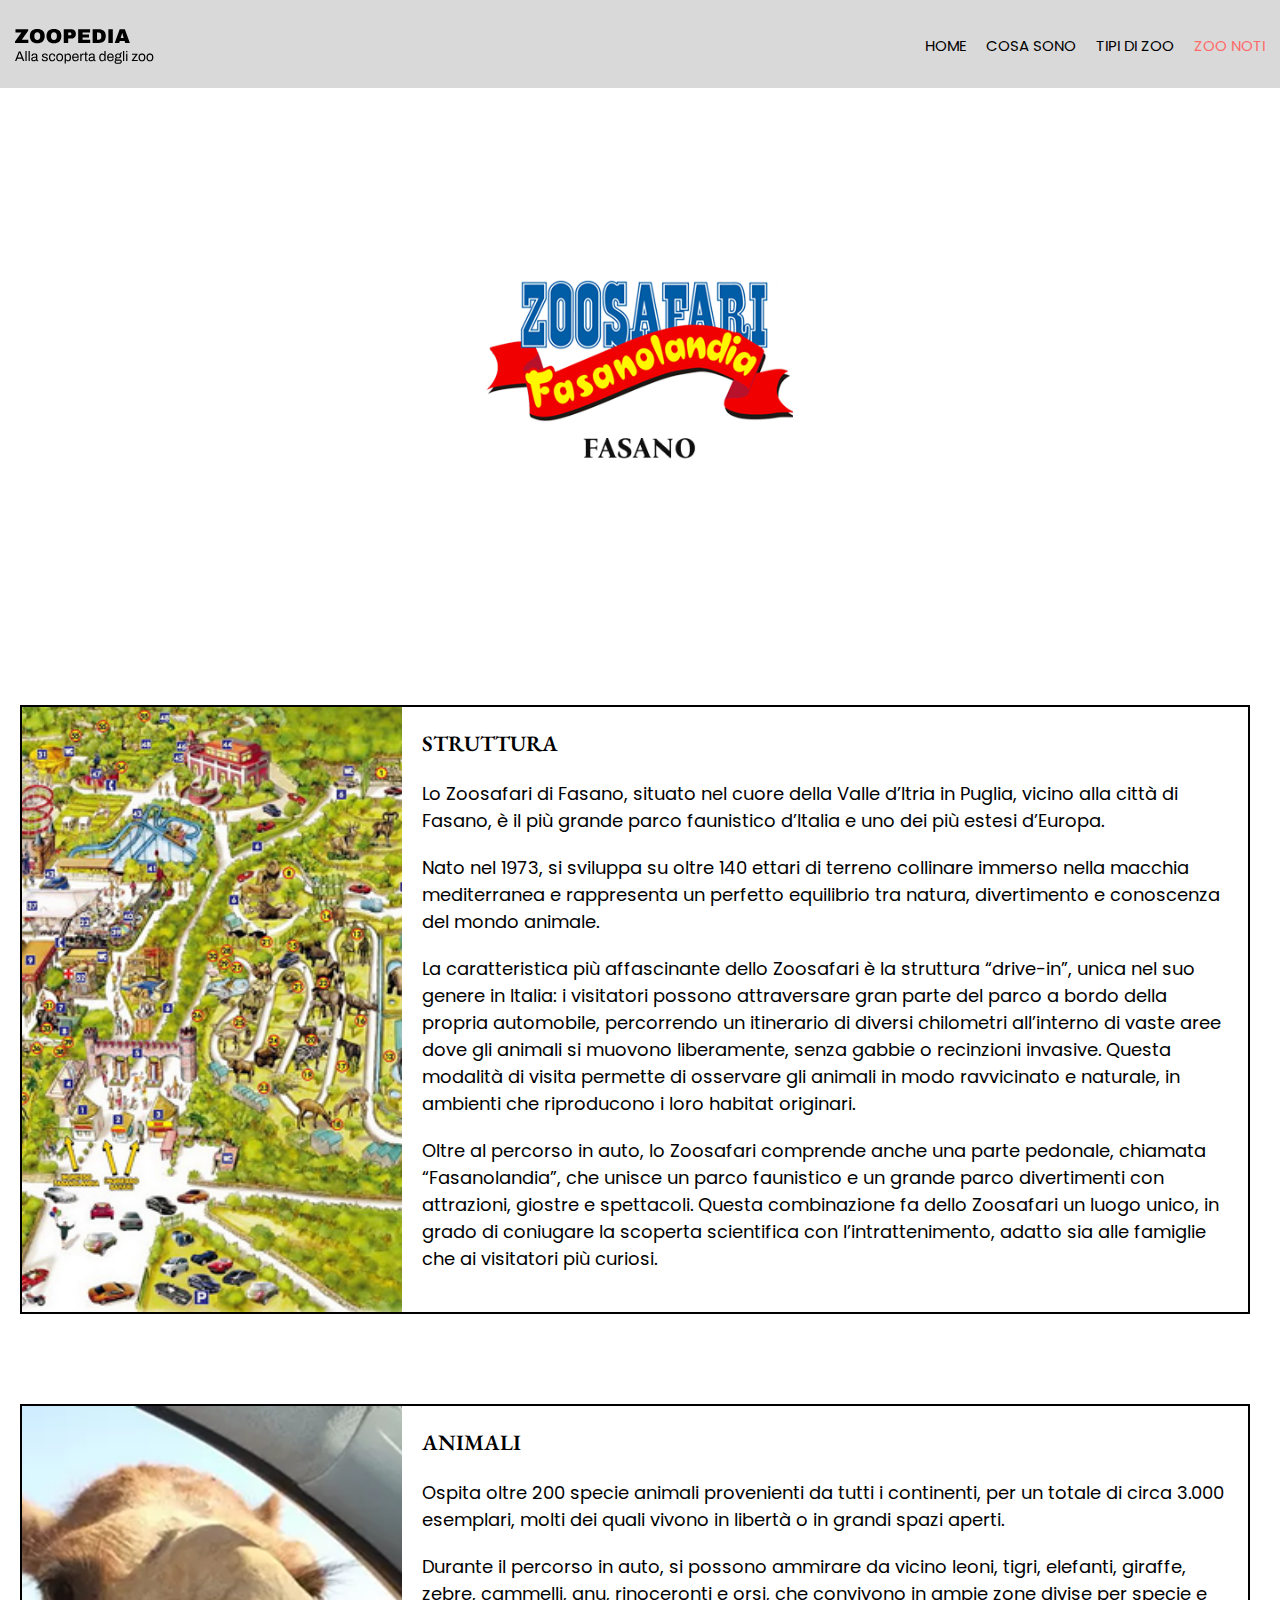
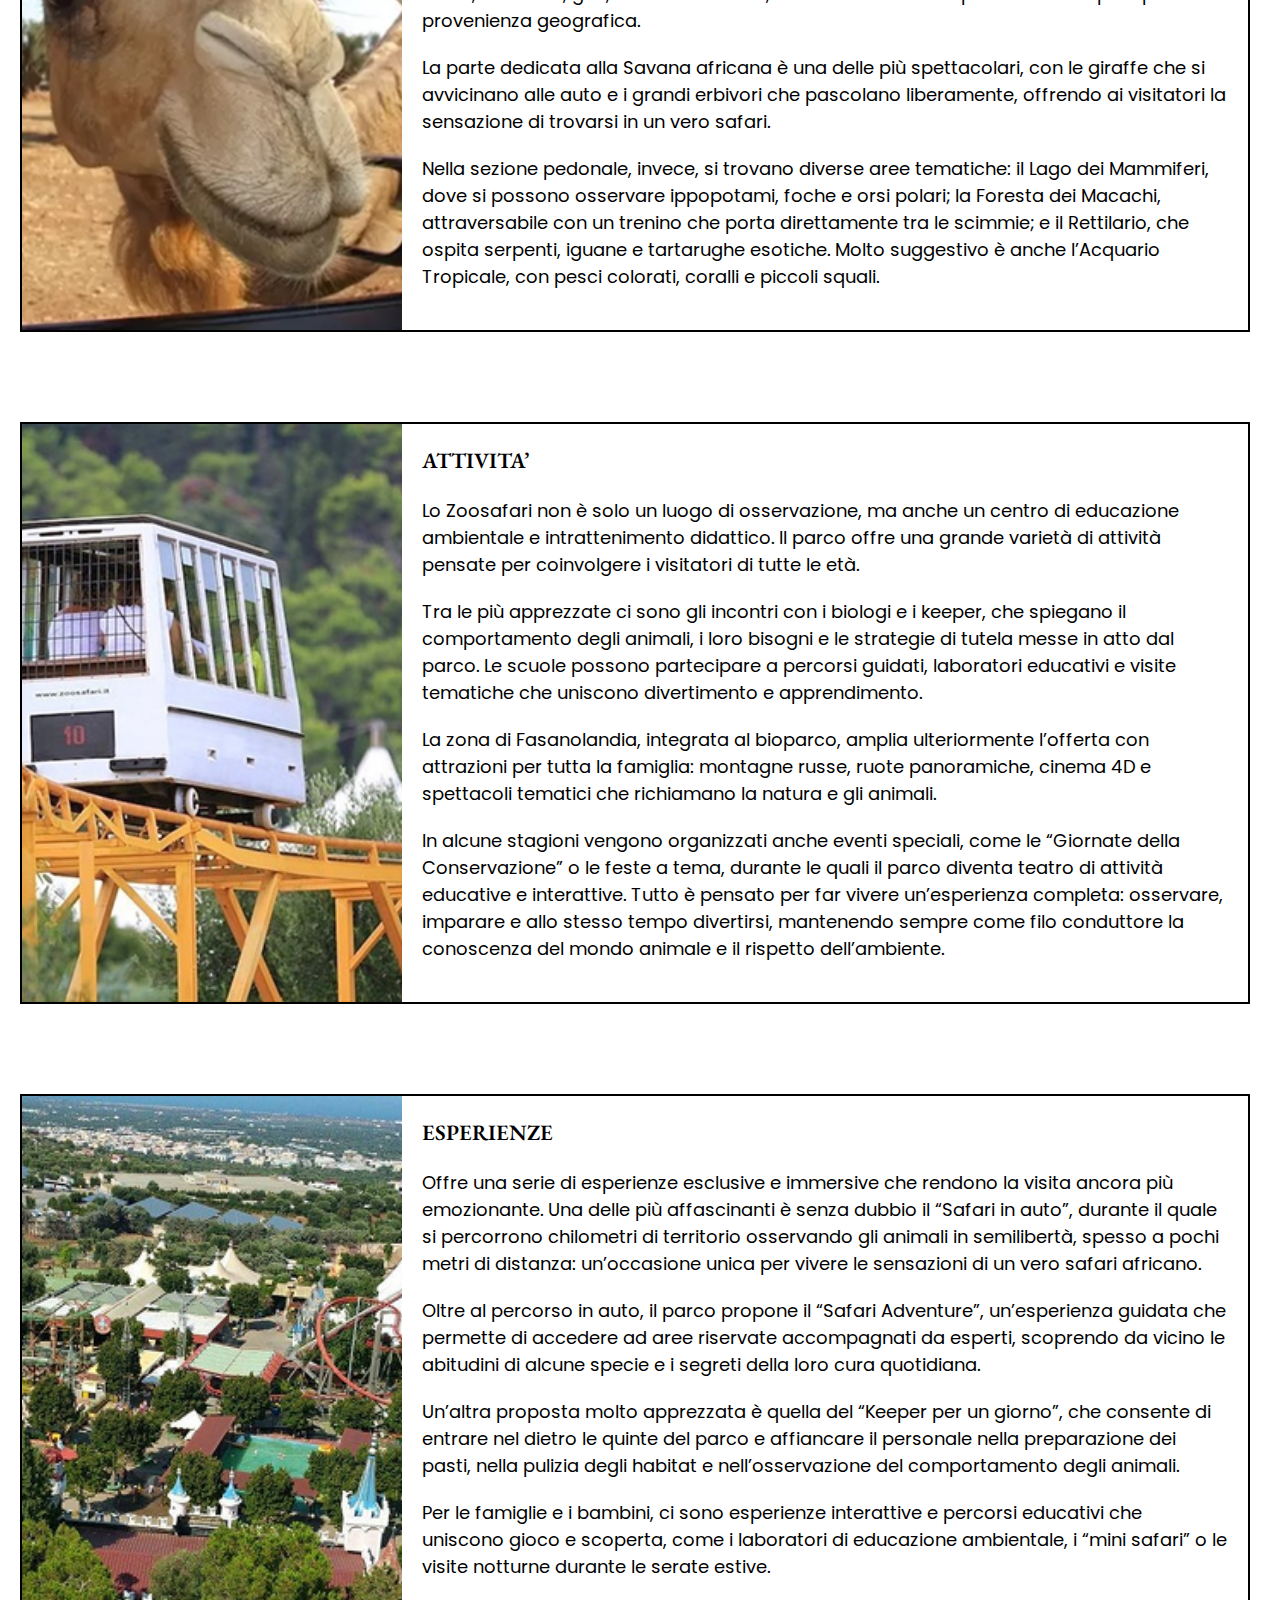
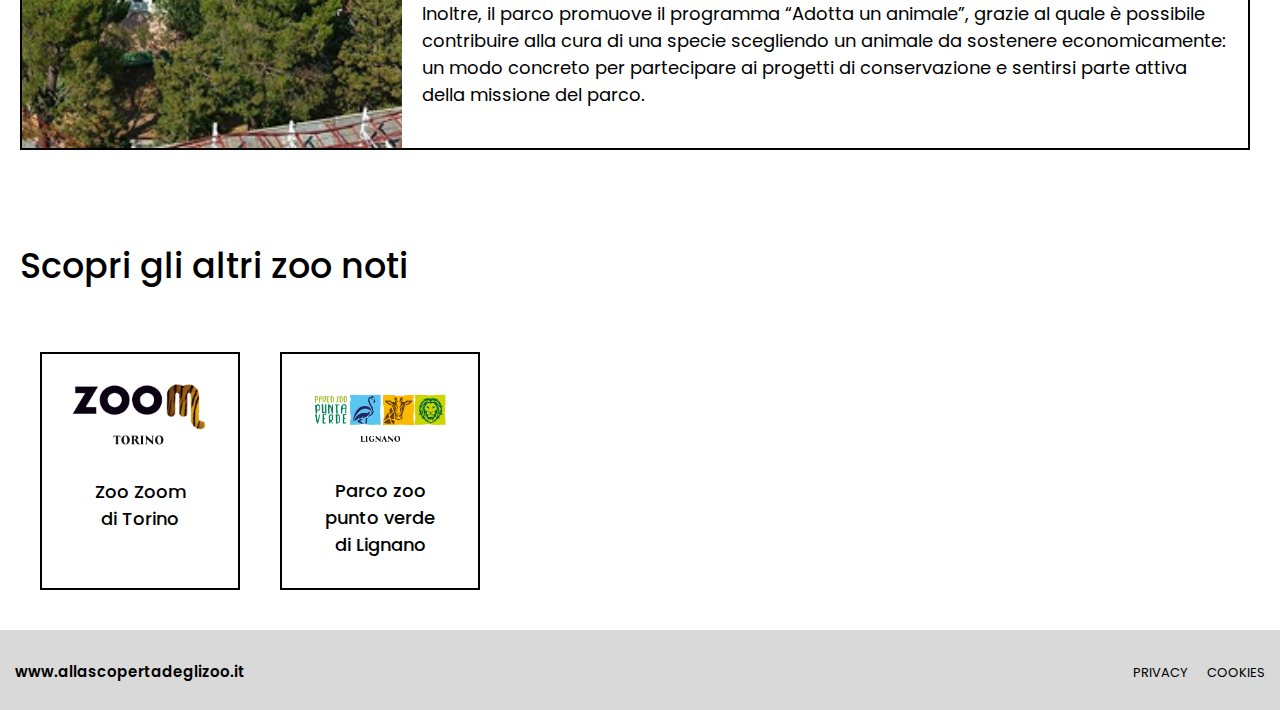
<file: fasanolandia-fasano.html>
<!DOCTYPE html>
<html lang="en">
<head>
    <meta charset="UTF-8">
    <meta name="viewport" content="width=device-width, initial-scale=1.0">
    <title>Zoo</title>
    <link rel="stylesheet" href="css/style.css">
    <link href="https://fonts.googleapis.com/css2?family=Poppins&display=swap" rel="stylesheet">
    <link href="https://fonts.googleapis.com/css2?family=EB+Garamond&display=swap" rel="stylesheet">
</head>
<body>
    <header >
        <div class="contenitore">
        <div><a href="index.html" class="marchio">
            <svg width="115" height="15" viewBox="0 0 115 15" fill="none" xmlns="http://www.w3.org/2000/svg">
<path d="M6.8 10.7H13.34V14H4.27663e-06V12.58L6.38 3.54H0.480004V0.24H13.18V1.66L6.8 10.7ZM22.2736 -9.53674e-07C24.6469 -9.53674e-07 26.4803 0.606666 27.7736 1.82C29.0669 3.03333 29.7136 4.8 29.7136 7.12C29.7136 9.44 29.0669 11.2067 27.7736 12.42C26.4803 13.6333 24.6469 14.24 22.2736 14.24C19.9003 14.24 18.0669 13.64 16.7736 12.44C15.4936 11.2267 14.8536 9.45333 14.8536 7.12C14.8536 4.78667 15.4936 3.02 16.7736 1.82C18.0669 0.606666 19.9003 -9.53674e-07 22.2736 -9.53674e-07ZM22.2736 3.3C21.3269 3.3 20.6069 3.58667 20.1136 4.16C19.6203 4.73333 19.3736 5.50667 19.3736 6.48V7.76C19.3736 8.73333 19.6203 9.50667 20.1136 10.08C20.6069 10.6533 21.3269 10.94 22.2736 10.94C23.2203 10.94 23.9403 10.6533 24.4336 10.08C24.9403 9.50667 25.1936 8.73333 25.1936 7.76V6.48C25.1936 5.50667 24.9403 4.73333 24.4336 4.16C23.9403 3.58667 23.2203 3.3 22.2736 3.3ZM38.9338 -9.53674e-07C41.3071 -9.53674e-07 43.1404 0.606666 44.4338 1.82C45.7271 3.03333 46.3738 4.8 46.3738 7.12C46.3738 9.44 45.7271 11.2067 44.4338 12.42C43.1404 13.6333 41.3071 14.24 38.9338 14.24C36.5604 14.24 34.7271 13.64 33.4338 12.44C32.1538 11.2267 31.5138 9.45333 31.5138 7.12C31.5138 4.78667 32.1538 3.02 33.4338 1.82C34.7271 0.606666 36.5604 -9.53674e-07 38.9338 -9.53674e-07ZM38.9338 3.3C37.9871 3.3 37.2671 3.58667 36.7738 4.16C36.2804 4.73333 36.0338 5.50667 36.0338 6.48V7.76C36.0338 8.73333 36.2804 9.50667 36.7738 10.08C37.2671 10.6533 37.9871 10.94 38.9338 10.94C39.8804 10.94 40.6004 10.6533 41.0938 10.08C41.6004 9.50667 41.8538 8.73333 41.8538 7.76V6.48C41.8538 5.50667 41.6004 4.73333 41.0938 4.16C40.6004 3.58667 39.8804 3.3 38.9338 3.3ZM56.4739 0.24C57.3272 0.24 58.0872 0.439999 58.7539 0.839999C59.4206 1.22667 59.9406 1.76667 60.3139 2.46C60.6872 3.14 60.8739 3.90667 60.8739 4.76V5.02C60.8739 5.87333 60.6872 6.64667 60.3139 7.34C59.9406 8.03333 59.4206 8.58 58.7539 8.98C58.0872 9.36667 57.3272 9.56 56.4739 9.56H53.1739V14H48.7539V0.24H56.4739ZM53.1739 6.34H54.9939C55.4606 6.34 55.8072 6.22 56.0339 5.98C56.2739 5.74 56.3939 5.41333 56.3939 5V4.84C56.3939 4.41333 56.2739 4.08667 56.0339 3.86C55.8072 3.62 55.4606 3.5 54.9939 3.5H53.1739V6.34ZM63.1875 0.24H75.0875V3.54H67.6075V5.44H74.0075V8.6H67.6075V10.7H75.2275V14H63.1875V0.24ZM83.5811 0.24C88.3944 0.24 90.8011 2.53333 90.8011 7.12C90.8011 11.7067 88.3944 14 83.5811 14H77.6211V0.24H83.5811ZM82.0411 10.7H83.5011C85.3544 10.7 86.2811 9.70667 86.2811 7.72V6.52C86.2811 4.53333 85.3544 3.54 83.5011 3.54H82.0411V10.7ZM93.3875 14V0.24H97.8075V14H93.3875ZM110.181 14L109.601 12.06H104.781L104.201 14H99.6809L104.701 0.24H109.841L114.861 14H110.181ZM105.701 8.98H108.681L107.241 4.08H107.161L105.701 8.98Z" fill="black"/>
            </svg>
            <svg width="139" height="13" viewBox="0 0 139 13" fill="none" xmlns="http://www.w3.org/2000/svg">
            <path d="M-7.19912e-06 10.122L3.79399 0.518001H5.54399L9.35199 10.122H7.90999L6.97199 7.742H2.29599L1.37199 10.122H-7.19912e-06ZM2.72999 6.608H6.52399L5.36199 3.598C5.33399 3.514 5.29199 3.39733 5.23599 3.248C5.17999 3.09867 5.11933 2.93533 5.05399 2.758C4.98866 2.57133 4.92333 2.38467 4.85799 2.198C4.79266 2.002 4.73199 1.82467 4.67599 1.666H4.59199C4.52666 1.85267 4.45199 2.06733 4.36799 2.31C4.28399 2.55267 4.19999 2.79067 4.11599 3.024C4.03199 3.248 3.96199 3.43933 3.90599 3.598L2.72999 6.608ZM10.411 10.122V9.53674e-07H11.643V10.122H10.411ZM13.5555 10.122V9.53674e-07H14.7875V10.122H13.5555ZM18.548 10.29C18.2774 10.29 18.0067 10.2573 17.736 10.192C17.4654 10.1267 17.2134 10.0193 16.98 9.87C16.7467 9.72067 16.56 9.51533 16.42 9.254C16.28 8.98333 16.21 8.64733 16.21 8.246C16.21 7.742 16.3314 7.32667 16.574 7C16.8167 6.67333 17.1527 6.42133 17.582 6.244C18.0207 6.05733 18.5387 5.93133 19.136 5.866C19.7334 5.79133 20.382 5.754 21.082 5.754V4.914C21.082 4.64333 21.0354 4.41 20.942 4.214C20.8487 4.018 20.6807 3.86867 20.438 3.766C20.2047 3.654 19.8687 3.598 19.43 3.598C19.01 3.598 18.674 3.654 18.422 3.766C18.1794 3.86867 18.0067 4.004 17.904 4.172C17.8107 4.34 17.764 4.52667 17.764 4.732V4.942H16.574C16.5647 4.89533 16.56 4.84867 16.56 4.802C16.56 4.75533 16.56 4.69933 16.56 4.634C16.56 4.186 16.6814 3.81267 16.924 3.514C17.176 3.206 17.526 2.97733 17.974 2.828C18.422 2.66933 18.9354 2.59 19.514 2.59C20.13 2.59 20.6434 2.67867 21.054 2.856C21.474 3.03333 21.7867 3.28533 21.992 3.612C22.2067 3.93867 22.314 4.33067 22.314 4.788V8.778C22.314 8.95533 22.356 9.08133 22.44 9.156C22.524 9.22133 22.6267 9.254 22.748 9.254H23.294V10.066C23.1634 10.122 23.0187 10.1687 22.86 10.206C22.7014 10.2527 22.5194 10.276 22.314 10.276C22.0714 10.276 21.8707 10.2247 21.712 10.122C21.5534 10.0287 21.432 9.898 21.348 9.73C21.264 9.55267 21.208 9.35667 21.18 9.142H21.082C20.914 9.37533 20.6994 9.58067 20.438 9.758C20.186 9.926 19.9014 10.0567 19.584 10.15C19.2667 10.2433 18.9214 10.29 18.548 10.29ZM18.856 9.254C19.1547 9.254 19.4347 9.20733 19.696 9.114C19.9667 9.02067 20.2047 8.89 20.41 8.722C20.6154 8.54467 20.7787 8.33467 20.9 8.092C21.0214 7.84933 21.082 7.58333 21.082 7.294V6.678C20.326 6.678 19.682 6.72 19.15 6.804C18.618 6.888 18.2074 7.03733 17.918 7.252C17.638 7.46667 17.498 7.77 17.498 8.162C17.498 8.414 17.554 8.61933 17.666 8.778C17.778 8.93667 17.9367 9.058 18.142 9.142C18.3474 9.21667 18.5854 9.254 18.856 9.254ZM29.8307 10.29C29.3267 10.29 28.8834 10.2387 28.5007 10.136C28.118 10.0333 27.8007 9.884 27.5487 9.688C27.2967 9.492 27.1054 9.25867 26.9747 8.988C26.844 8.71733 26.7787 8.40933 26.7787 8.064C26.7787 8.01733 26.7787 7.97533 26.7787 7.938C26.7787 7.89133 26.7834 7.854 26.7927 7.826H28.0107C28.0014 7.86333 27.9967 7.896 27.9967 7.924C27.9967 7.952 27.9967 7.98 27.9967 8.008C28.006 8.33467 28.09 8.59133 28.2487 8.778C28.4167 8.96467 28.6454 9.09533 28.9347 9.17C29.224 9.24467 29.546 9.282 29.9007 9.282C30.2087 9.282 30.4934 9.24467 30.7547 9.17C31.016 9.086 31.2214 8.96467 31.3707 8.806C31.5294 8.638 31.6087 8.428 31.6087 8.176C31.6087 7.868 31.506 7.63467 31.3007 7.476C31.1047 7.308 30.8434 7.17733 30.5167 7.084C30.19 6.99067 29.8494 6.89267 29.4947 6.79C29.196 6.706 28.8974 6.61267 28.5987 6.51C28.3 6.40733 28.0294 6.28133 27.7867 6.132C27.5534 5.98267 27.362 5.79133 27.2127 5.558C27.0727 5.31533 27.0027 5.012 27.0027 4.648C27.0027 4.32133 27.068 4.032 27.1987 3.78C27.3387 3.528 27.5347 3.31333 27.7867 3.136C28.0387 2.95867 28.342 2.828 28.6967 2.744C29.0607 2.65067 29.462 2.604 29.9007 2.604C30.3674 2.604 30.7734 2.65533 31.1187 2.758C31.4734 2.86067 31.7674 3.00533 32.0007 3.192C32.234 3.37867 32.4067 3.59333 32.5187 3.836C32.6307 4.06933 32.6867 4.32133 32.6867 4.592C32.6867 4.648 32.6867 4.704 32.6867 4.76C32.6867 4.80667 32.682 4.844 32.6727 4.872H31.4687V4.718C31.4687 4.53133 31.4174 4.354 31.3147 4.186C31.2214 4.00867 31.0534 3.86867 30.8107 3.766C30.5774 3.654 30.2507 3.598 29.8307 3.598C29.56 3.598 29.3267 3.62133 29.1307 3.668C28.9347 3.70533 28.7714 3.77067 28.6407 3.864C28.51 3.948 28.412 4.05067 28.3467 4.172C28.2814 4.284 28.2487 4.41467 28.2487 4.564C28.2487 4.80667 28.328 4.99333 28.4867 5.124C28.6454 5.25467 28.8554 5.362 29.1167 5.446C29.3874 5.53 29.6767 5.62333 29.9847 5.726C30.3114 5.81933 30.6427 5.91733 30.9787 6.02C31.324 6.11333 31.6367 6.23467 31.9167 6.384C32.206 6.53333 32.4347 6.73867 32.6027 7C32.78 7.252 32.8687 7.588 32.8687 8.008C32.8687 8.4 32.794 8.74067 32.6447 9.03C32.4954 9.31933 32.2807 9.55733 32.0007 9.744C31.73 9.93067 31.408 10.066 31.0347 10.15C30.6707 10.2433 30.2694 10.29 29.8307 10.29ZM37.1914 10.29C36.4821 10.29 35.8848 10.1547 35.3994 9.884C34.9234 9.604 34.5594 9.17933 34.3074 8.61C34.0648 8.03133 33.9434 7.308 33.9434 6.44C33.9434 5.572 34.0648 4.85333 34.3074 4.284C34.5594 3.71467 34.9281 3.29 35.4134 3.01C35.9081 2.73 36.5148 2.59 37.2334 2.59C37.7374 2.59 38.1714 2.65533 38.5354 2.786C38.9088 2.91667 39.2168 3.108 39.4594 3.36C39.7021 3.612 39.8794 3.91533 39.9914 4.27C40.1128 4.62467 40.1734 5.03067 40.1734 5.488H38.9274C38.9274 5.05867 38.8668 4.70867 38.7454 4.438C38.6334 4.158 38.4514 3.95267 38.1994 3.822C37.9474 3.682 37.6161 3.612 37.2054 3.612C36.7948 3.612 36.4401 3.70533 36.1414 3.892C35.8428 4.06933 35.6141 4.354 35.4554 4.746C35.2968 5.138 35.2174 5.656 35.2174 6.3V6.594C35.2174 7.20067 35.2921 7.70467 35.4414 8.106C35.6001 8.50733 35.8288 8.80133 36.1274 8.988C36.4261 9.17467 36.7901 9.268 37.2194 9.268C37.6394 9.268 37.9754 9.19333 38.2274 9.044C38.4888 8.89467 38.6754 8.68 38.7874 8.4C38.9088 8.12 38.9694 7.784 38.9694 7.392H40.1734C40.1734 7.80267 40.1128 8.18533 39.9914 8.54C39.8794 8.89467 39.7021 9.20267 39.4594 9.464C39.2168 9.72533 38.9088 9.93067 38.5354 10.08C38.1621 10.22 37.7141 10.29 37.1914 10.29ZM44.6752 10.29C43.9285 10.29 43.2985 10.1547 42.7852 9.884C42.2812 9.604 41.8939 9.17933 41.6232 8.61C41.3619 8.04067 41.2312 7.31733 41.2312 6.44C41.2312 5.55333 41.3619 4.83 41.6232 4.27C41.8939 3.70067 42.2812 3.28067 42.7852 3.01C43.2985 2.73 43.9285 2.59 44.6752 2.59C45.4219 2.59 46.0472 2.73 46.5512 3.01C47.0645 3.28067 47.4519 3.70067 47.7132 4.27C47.9745 4.83 48.1052 5.55333 48.1052 6.44C48.1052 7.31733 47.9745 8.04067 47.7132 8.61C47.4519 9.17933 47.0645 9.604 46.5512 9.884C46.0472 10.1547 45.4219 10.29 44.6752 10.29ZM44.6752 9.254C45.1512 9.254 45.5479 9.16067 45.8652 8.974C46.1825 8.78733 46.4205 8.498 46.5792 8.106C46.7472 7.70467 46.8312 7.20067 46.8312 6.594V6.286C46.8312 5.67 46.7472 5.166 46.5792 4.774C46.4205 4.382 46.1825 4.09267 45.8652 3.906C45.5479 3.71933 45.1512 3.626 44.6752 3.626C44.1992 3.626 43.7979 3.71933 43.4712 3.906C43.1539 4.09267 42.9159 4.382 42.7572 4.774C42.5985 5.166 42.5192 5.67 42.5192 6.286V6.594C42.5192 7.20067 42.5985 7.70467 42.7572 8.106C42.9159 8.498 43.1539 8.78733 43.4712 8.974C43.7979 9.16067 44.1992 9.254 44.6752 9.254ZM49.6356 12.544V2.758H50.6156L50.7416 3.808H50.8396C51.0916 3.39733 51.4136 3.094 51.8056 2.898C52.1976 2.69267 52.6409 2.59 53.1356 2.59C53.7516 2.59 54.2742 2.72533 54.7036 2.996C55.1329 3.26667 55.4642 3.69133 55.6976 4.27C55.9309 4.83933 56.0476 5.58133 56.0476 6.496C56.0476 7.35467 55.9262 8.06867 55.6836 8.638C55.4502 9.198 55.1189 9.61333 54.6896 9.884C54.2602 10.1547 53.7609 10.29 53.1916 10.29C52.8742 10.29 52.5756 10.2527 52.2956 10.178C52.0156 10.1033 51.7636 9.98667 51.5396 9.828C51.3156 9.66 51.1196 9.45 50.9516 9.198H50.8676V12.544H49.6356ZM52.7996 9.212C53.2569 9.212 53.6302 9.12333 53.9196 8.946C54.2089 8.75933 54.4236 8.47467 54.5636 8.092C54.7036 7.7 54.7736 7.20067 54.7736 6.594V6.3C54.7736 5.656 54.6989 5.14267 54.5496 4.76C54.4002 4.368 54.1809 4.088 53.8916 3.92C53.6116 3.752 53.2616 3.668 52.8416 3.668C52.3842 3.668 52.0062 3.77067 51.7076 3.976C51.4182 4.172 51.2036 4.47067 51.0636 4.872C50.9329 5.27333 50.8676 5.76333 50.8676 6.342V6.552C50.8676 7.06533 50.9142 7.49467 51.0076 7.84C51.1102 8.176 51.2502 8.44667 51.4276 8.652C51.6142 8.85733 51.8242 9.002 52.0576 9.086C52.2909 9.17 52.5382 9.212 52.7996 9.212ZM60.5189 10.29C59.7909 10.29 59.1749 10.1547 58.6709 9.884C58.1763 9.604 57.7983 9.17933 57.5369 8.61C57.2849 8.04067 57.1589 7.31733 57.1589 6.44C57.1589 5.55333 57.2849 4.83 57.5369 4.27C57.7983 3.70067 58.1809 3.28067 58.6849 3.01C59.1889 2.73 59.8189 2.59 60.5749 2.59C61.2656 2.59 61.8443 2.72533 62.3109 2.996C62.7776 3.25733 63.1276 3.654 63.3609 4.186C63.6036 4.70867 63.7249 5.36667 63.7249 6.16V6.748H58.4329C58.4516 7.336 58.5356 7.82133 58.6849 8.204C58.8436 8.57733 59.0769 8.85267 59.3849 9.03C59.6929 9.198 60.0803 9.282 60.5469 9.282C60.8643 9.282 61.1396 9.24467 61.3729 9.17C61.6156 9.086 61.8163 8.96933 61.9749 8.82C62.1429 8.67067 62.2689 8.49333 62.3529 8.288C62.4369 8.08267 62.4836 7.85867 62.4929 7.616H63.6969C63.6876 8.008 63.6129 8.372 63.4729 8.708C63.3329 9.03467 63.1276 9.31467 62.8569 9.548C62.5863 9.78133 62.2549 9.96333 61.8629 10.094C61.4709 10.2247 61.0229 10.29 60.5189 10.29ZM58.4609 5.824H62.4509C62.4509 5.41333 62.4043 5.068 62.3109 4.788C62.2176 4.508 62.0823 4.27933 61.9049 4.102C61.7369 3.92467 61.5363 3.79867 61.3029 3.724C61.0789 3.64 60.8223 3.598 60.5329 3.598C60.1036 3.598 59.7396 3.67733 59.4409 3.836C59.1423 3.99467 58.9136 4.23733 58.7549 4.564C58.5963 4.89067 58.4983 5.31067 58.4609 5.824ZM65.2489 10.122V2.758H66.2429L66.3549 3.976H66.4529C66.5275 3.74267 66.6302 3.52333 66.7609 3.318C66.8915 3.10333 67.0689 2.93067 67.2929 2.8C67.5169 2.66 67.7922 2.59 68.1189 2.59C68.2589 2.59 68.3849 2.604 68.4969 2.632C68.6182 2.65067 68.7069 2.674 68.7629 2.702V3.836H68.3009C67.9835 3.836 67.7082 3.892 67.4749 4.004C67.2509 4.10667 67.0642 4.256 66.9149 4.452C66.7655 4.648 66.6535 4.88133 66.5789 5.152C66.5135 5.42267 66.4809 5.712 66.4809 6.02V10.122H65.2489ZM71.6193 10.29C71.2366 10.29 70.938 10.22 70.7233 10.08C70.5086 9.93067 70.3546 9.73933 70.2613 9.506C70.168 9.26333 70.1213 9.00667 70.1213 8.736V3.794H69.1693V2.758H70.1493L70.3733 0.700001H71.3533V2.758H72.7393V3.794H71.3533V8.554C71.3533 8.78733 71.3953 8.96467 71.4793 9.086C71.5633 9.198 71.722 9.254 71.9553 9.254H72.7393V10.066C72.646 10.1127 72.534 10.15 72.4033 10.178C72.2726 10.206 72.1373 10.2293 71.9973 10.248C71.8666 10.276 71.7406 10.29 71.6193 10.29ZM75.9015 10.29C75.6309 10.29 75.3602 10.2573 75.0895 10.192C74.8189 10.1267 74.5669 10.0193 74.3335 9.87C74.1002 9.72067 73.9135 9.51533 73.7735 9.254C73.6335 8.98333 73.5635 8.64733 73.5635 8.246C73.5635 7.742 73.6849 7.32667 73.9275 7C74.1702 6.67333 74.5062 6.42133 74.9355 6.244C75.3742 6.05733 75.8922 5.93133 76.4895 5.866C77.0869 5.79133 77.7355 5.754 78.4355 5.754V4.914C78.4355 4.64333 78.3889 4.41 78.2955 4.214C78.2022 4.018 78.0342 3.86867 77.7915 3.766C77.5582 3.654 77.2222 3.598 76.7835 3.598C76.3635 3.598 76.0275 3.654 75.7755 3.766C75.5329 3.86867 75.3602 4.004 75.2575 4.172C75.1642 4.34 75.1175 4.52667 75.1175 4.732V4.942H73.9275C73.9182 4.89533 73.9135 4.84867 73.9135 4.802C73.9135 4.75533 73.9135 4.69933 73.9135 4.634C73.9135 4.186 74.0349 3.81267 74.2775 3.514C74.5295 3.206 74.8795 2.97733 75.3275 2.828C75.7755 2.66933 76.2889 2.59 76.8675 2.59C77.4835 2.59 77.9969 2.67867 78.4075 2.856C78.8275 3.03333 79.1402 3.28533 79.3455 3.612C79.5602 3.93867 79.6675 4.33067 79.6675 4.788V8.778C79.6675 8.95533 79.7095 9.08133 79.7935 9.156C79.8775 9.22133 79.9802 9.254 80.1015 9.254H80.6475V10.066C80.5169 10.122 80.3722 10.1687 80.2135 10.206C80.0549 10.2527 79.8729 10.276 79.6675 10.276C79.4249 10.276 79.2242 10.2247 79.0655 10.122C78.9069 10.0287 78.7855 9.898 78.7015 9.73C78.6175 9.55267 78.5615 9.35667 78.5335 9.142H78.4355C78.2675 9.37533 78.0529 9.58067 77.7915 9.758C77.5395 9.926 77.2549 10.0567 76.9375 10.15C76.6202 10.2433 76.2749 10.29 75.9015 10.29ZM76.2095 9.254C76.5082 9.254 76.7882 9.20733 77.0495 9.114C77.3202 9.02067 77.5582 8.89 77.7635 8.722C77.9689 8.54467 78.1322 8.33467 78.2535 8.092C78.3749 7.84933 78.4355 7.58333 78.4355 7.294V6.678C77.6795 6.678 77.0355 6.72 76.5035 6.804C75.9715 6.888 75.5609 7.03733 75.2715 7.252C74.9915 7.46667 74.8515 7.77 74.8515 8.162C74.8515 8.414 74.9075 8.61933 75.0195 8.778C75.1315 8.93667 75.2902 9.058 75.4955 9.142C75.7009 9.21667 75.9389 9.254 76.2095 9.254ZM87.1142 10.29C86.5076 10.29 85.9849 10.1547 85.5462 9.884C85.1169 9.61333 84.7809 9.19333 84.5382 8.624C84.3049 8.04533 84.1882 7.29867 84.1882 6.384C84.1882 5.516 84.3096 4.802 84.5522 4.242C84.7949 3.682 85.1309 3.26667 85.5602 2.996C85.9896 2.72533 86.4889 2.59 87.0582 2.59C87.3849 2.59 87.6882 2.62733 87.9682 2.702C88.2482 2.77667 88.4956 2.89333 88.7102 3.052C88.9342 3.21067 89.1302 3.42067 89.2982 3.682H89.3822V9.53674e-07H90.6142V10.122H89.6202L89.5082 9.072H89.4102C89.1582 9.48267 88.8316 9.79067 88.4302 9.996C88.0289 10.192 87.5902 10.29 87.1142 10.29ZM87.4082 9.212C87.8749 9.212 88.2529 9.10933 88.5422 8.904C88.8316 8.69867 89.0416 8.4 89.1722 8.008C89.3122 7.616 89.3822 7.13067 89.3822 6.552V6.328C89.3822 5.824 89.3309 5.39933 89.2282 5.054C89.1256 4.70867 88.9856 4.43333 88.8082 4.228C88.6309 4.02267 88.4256 3.878 88.1922 3.794C87.9589 3.71 87.7116 3.668 87.4502 3.668C86.9929 3.668 86.6196 3.76133 86.3302 3.948C86.0409 4.12533 85.8262 4.41 85.6862 4.802C85.5462 5.18467 85.4762 5.684 85.4762 6.3V6.594C85.4762 7.22867 85.5509 7.742 85.7002 8.134C85.8496 8.51667 86.0642 8.792 86.3442 8.96C86.6336 9.128 86.9882 9.212 87.4082 9.212ZM95.4916 10.29C94.7636 10.29 94.1476 10.1547 93.6436 9.884C93.1489 9.604 92.7709 9.17933 92.5096 8.61C92.2576 8.04067 92.1316 7.31733 92.1316 6.44C92.1316 5.55333 92.2576 4.83 92.5096 4.27C92.7709 3.70067 93.1536 3.28067 93.6576 3.01C94.1616 2.73 94.7916 2.59 95.5476 2.59C96.2383 2.59 96.8169 2.72533 97.2836 2.996C97.7503 3.25733 98.1003 3.654 98.3336 4.186C98.5763 4.70867 98.6976 5.36667 98.6976 6.16V6.748H93.4056C93.4243 7.336 93.5083 7.82133 93.6576 8.204C93.8163 8.57733 94.0496 8.85267 94.3576 9.03C94.6656 9.198 95.0529 9.282 95.5196 9.282C95.8369 9.282 96.1123 9.24467 96.3456 9.17C96.5883 9.086 96.7889 8.96933 96.9476 8.82C97.1156 8.67067 97.2416 8.49333 97.3256 8.288C97.4096 8.08267 97.4563 7.85867 97.4656 7.616H98.6696C98.6603 8.008 98.5856 8.372 98.4456 8.708C98.3056 9.03467 98.1003 9.31467 97.8296 9.548C97.5589 9.78133 97.2276 9.96333 96.8356 10.094C96.4436 10.2247 95.9956 10.29 95.4916 10.29ZM93.4336 5.824H97.4236C97.4236 5.41333 97.3769 5.068 97.2836 4.788C97.1903 4.508 97.0549 4.27933 96.8776 4.102C96.7096 3.92467 96.5089 3.79867 96.2756 3.724C96.0516 3.64 95.7949 3.598 95.5056 3.598C95.0763 3.598 94.7123 3.67733 94.4136 3.836C94.1149 3.99467 93.8863 4.23733 93.7276 4.564C93.5689 4.89067 93.4709 5.31067 93.4336 5.824ZM101.468 12.67C101.113 12.67 100.786 12.5953 100.488 12.446C100.189 12.306 99.9508 12.1007 99.7735 11.83C99.5962 11.5593 99.5075 11.2373 99.5075 10.864C99.5075 10.4533 99.6195 10.1127 99.8435 9.842C100.077 9.57133 100.352 9.37067 100.67 9.24C100.436 9.128 100.254 8.974 100.124 8.778C99.9928 8.57267 99.9275 8.34867 99.9275 8.106C99.9275 7.77933 100.044 7.504 100.278 7.28C100.52 7.056 100.814 6.90667 101.16 6.832C100.842 6.62667 100.59 6.36533 100.404 6.048C100.226 5.72133 100.138 5.362 100.138 4.97C100.138 4.50333 100.245 4.09267 100.46 3.738C100.684 3.38333 101.02 3.10333 101.468 2.898C101.925 2.69267 102.48 2.59 103.134 2.59C103.432 2.59 103.712 2.61333 103.974 2.66C104.235 2.69733 104.468 2.76267 104.674 2.856C105 2.70667 105.243 2.51533 105.402 2.282C105.57 2.04867 105.672 1.81067 105.71 1.568H106.928C106.928 1.848 106.862 2.114 106.732 2.366C106.61 2.60867 106.442 2.814 106.228 2.982C106.013 3.14067 105.752 3.248 105.444 3.304C105.677 3.528 105.85 3.78 105.962 4.06C106.083 4.34 106.144 4.64333 106.144 4.97C106.144 5.43667 106.032 5.852 105.808 6.216C105.593 6.57067 105.266 6.85067 104.828 7.056C104.389 7.26133 103.838 7.364 103.176 7.364H102.028C101.776 7.364 101.57 7.41533 101.412 7.518C101.253 7.61133 101.174 7.76533 101.174 7.98C101.174 8.16667 101.253 8.32067 101.412 8.442C101.57 8.554 101.776 8.61 102.028 8.61H105.024C105.565 8.61 106.008 8.792 106.354 9.156C106.699 9.51067 106.872 9.968 106.872 10.528C106.872 10.9293 106.769 11.2887 106.564 11.606C106.368 11.9327 106.088 12.1893 105.724 12.376C105.369 12.572 104.954 12.67 104.478 12.67H101.468ZM101.818 11.732H104.464C104.678 11.732 104.874 11.6853 105.052 11.592C105.229 11.508 105.369 11.3867 105.472 11.228C105.574 11.0693 105.626 10.8967 105.626 10.71C105.626 10.3927 105.532 10.1407 105.346 9.954C105.159 9.76733 104.926 9.674 104.646 9.674H101.818C101.519 9.674 101.267 9.77667 101.062 9.982C100.856 10.178 100.754 10.4207 100.754 10.71C100.754 11.018 100.856 11.2653 101.062 11.452C101.267 11.6387 101.519 11.732 101.818 11.732ZM103.148 6.44C103.745 6.44 104.188 6.30933 104.478 6.048C104.767 5.78667 104.912 5.42733 104.912 4.97C104.912 4.522 104.767 4.16733 104.478 3.906C104.188 3.64467 103.745 3.514 103.148 3.514C102.55 3.514 102.102 3.64467 101.804 3.906C101.514 4.16733 101.37 4.522 101.37 4.97C101.37 5.25933 101.435 5.516 101.566 5.74C101.696 5.964 101.892 6.13667 102.154 6.258C102.415 6.37933 102.746 6.44 103.148 6.44ZM108.001 10.122V9.53674e-07H109.233V10.122H108.001ZM111.145 1.372V9.53674e-07H112.377V1.372H111.145ZM111.145 10.122V2.758H112.377V10.122H111.145ZM116.684 10.122V9.464L120.786 3.794H116.978V2.758H122.55V3.402L118.434 9.086H122.774V10.122H116.684ZM126.939 10.29C126.192 10.29 125.562 10.1547 125.049 9.884C124.545 9.604 124.158 9.17933 123.887 8.61C123.626 8.04067 123.495 7.31733 123.495 6.44C123.495 5.55333 123.626 4.83 123.887 4.27C124.158 3.70067 124.545 3.28067 125.049 3.01C125.562 2.73 126.192 2.59 126.939 2.59C127.686 2.59 128.311 2.73 128.815 3.01C129.328 3.28067 129.716 3.70067 129.977 4.27C130.238 4.83 130.369 5.55333 130.369 6.44C130.369 7.31733 130.238 8.04067 129.977 8.61C129.716 9.17933 129.328 9.604 128.815 9.884C128.311 10.1547 127.686 10.29 126.939 10.29ZM126.939 9.254C127.415 9.254 127.812 9.16067 128.129 8.974C128.446 8.78733 128.684 8.498 128.843 8.106C129.011 7.70467 129.095 7.20067 129.095 6.594V6.286C129.095 5.67 129.011 5.166 128.843 4.774C128.684 4.382 128.446 4.09267 128.129 3.906C127.812 3.71933 127.415 3.626 126.939 3.626C126.463 3.626 126.062 3.71933 125.735 3.906C125.418 4.09267 125.18 4.382 125.021 4.774C124.862 5.166 124.783 5.67 124.783 6.286V6.594C124.783 7.20067 124.862 7.70467 125.021 8.106C125.18 8.498 125.418 8.78733 125.735 8.974C126.062 9.16067 126.463 9.254 126.939 9.254ZM134.923 10.29C134.177 10.29 133.547 10.1547 133.033 9.884C132.529 9.604 132.142 9.17933 131.871 8.61C131.61 8.04067 131.479 7.31733 131.479 6.44C131.479 5.55333 131.61 4.83 131.871 4.27C132.142 3.70067 132.529 3.28067 133.033 3.01C133.547 2.73 134.177 2.59 134.923 2.59C135.67 2.59 136.295 2.73 136.799 3.01C137.313 3.28067 137.7 3.70067 137.961 4.27C138.223 4.83 138.353 5.55333 138.353 6.44C138.353 7.31733 138.223 8.04067 137.961 8.61C137.7 9.17933 137.313 9.604 136.799 9.884C136.295 10.1547 135.67 10.29 134.923 10.29ZM134.923 9.254C135.399 9.254 135.796 9.16067 136.113 8.974C136.431 8.78733 136.669 8.498 136.827 8.106C136.995 7.70467 137.079 7.20067 137.079 6.594V6.286C137.079 5.67 136.995 5.166 136.827 4.774C136.669 4.382 136.431 4.09267 136.113 3.906C135.796 3.71933 135.399 3.626 134.923 3.626C134.447 3.626 134.046 3.71933 133.719 3.906C133.402 4.09267 133.164 4.382 133.005 4.774C132.847 5.166 132.767 5.67 132.767 6.286V6.594C132.767 7.20067 132.847 7.70467 133.005 8.106C133.164 8.498 133.402 8.78733 133.719 8.974C134.046 9.16067 134.447 9.254 134.923 9.254Z" fill="black"/>
            </svg>
        </a></div>
        <div class="navigazione">
            <nav>
                <ul class="">
                    <li><a href="index.html">HOME</a></li>
                    <li><a href="cosasono.html">COSA SONO</a></li>
                    <li><a href="tipizoo.html">TIPI DI ZOO</a></li>
                    <li><a href="zoonoti.html" class="colore-nav">ZOO NOTI</a></li>
                </ul>
            </nav>
        </div>
        </div>
    </header>
    
<main>
    <img src="img/fasano-header.png" alt="">

    <section class="contenitore">

        <div class="blocco-zoo">
            <img src="img/fasano-img1.png" alt="">
            <div class="zoo-paragrafi">
                <p class="grassetto">STRUTTURA</p>

                <p>Lo Zoosafari di Fasano, situato nel cuore della Valle d’Itria in Puglia, vicino alla città di Fasano, è il più grande parco faunistico d’Italia e uno dei più estesi d’Europa. </p>
                <p>Nato nel 1973, si sviluppa su oltre 140 ettari di terreno collinare immerso nella macchia mediterranea e rappresenta un perfetto equilibrio tra natura, divertimento e conoscenza del mondo animale.</p>
                <p>La caratteristica più affascinante dello Zoosafari è la struttura “drive-in”, unica nel suo genere in Italia: i visitatori possono attraversare gran parte del parco a bordo della propria automobile, percorrendo un itinerario di diversi chilometri all’interno di vaste aree dove gli animali si muovono liberamente, senza gabbie o recinzioni invasive. Questa modalità di visita permette di osservare gli animali in modo ravvicinato e naturale, in ambienti che riproducono i loro habitat originari.</p>
                <p>Oltre al percorso in auto, lo Zoosafari comprende anche una parte pedonale, chiamata “Fasanolandia”, che unisce un parco faunistico e un grande parco divertimenti con attrazioni, giostre e spettacoli. Questa combinazione fa dello Zoosafari un luogo unico, in grado di coniugare la scoperta scientifica con l’intrattenimento, adatto sia alle famiglie che ai visitatori più curiosi.</p>
            </div>
        </div>

        <div class="blocco-zoo">
            <img src="img/fasano-img2.png" alt="">
            <div class="zoo-paragrafi">
                <p class="grassetto">ANIMALI</p>

                <p>Ospita oltre 200 specie animali provenienti da tutti i continenti, per un totale di circa 3.000 esemplari, molti dei quali vivono in libertà o in grandi spazi aperti.</p>
                <p>Durante il percorso in auto, si possono ammirare da vicino leoni, tigri, elefanti, giraffe, zebre, cammelli, gnu, rinoceronti e orsi, che convivono in ampie zone divise per specie e provenienza geografica.</p>
                <p>La parte dedicata alla Savana africana è una delle più spettacolari, con le giraffe che si avvicinano alle auto e i grandi erbivori che pascolano liberamente, offrendo ai visitatori la sensazione di trovarsi in un vero safari.</p>
                <p>Nella sezione pedonale, invece, si trovano diverse aree tematiche: il Lago dei Mammiferi, dove si possono osservare ippopotami, foche e orsi polari; la Foresta dei Macachi, attraversabile con un trenino che porta direttamente tra le scimmie; e il Rettilario, che ospita serpenti, iguane e tartarughe esotiche. Molto suggestivo è anche l’Acquario Tropicale, con pesci colorati, coralli e piccoli squali.</p>
            </div>
        </div>

        <div class="blocco-zoo">
            <img src="img/fasano-img3.png" alt="">
            <div class="zoo-paragrafi">
                <p class="grassetto">ATTIVITA’</p>

                <p>Lo Zoosafari non è solo un luogo di osservazione, ma anche un centro di educazione ambientale e intrattenimento didattico. Il parco offre una grande varietà di attività pensate per coinvolgere i visitatori di tutte le età.</p>
                <p>Tra le più apprezzate ci sono gli incontri con i biologi e i keeper, che spiegano il comportamento degli animali, i loro bisogni e le strategie di tutela messe in atto dal parco. Le scuole possono partecipare a percorsi guidati, laboratori educativi e visite tematiche che uniscono divertimento e apprendimento.</p>
                <p>La zona di Fasanolandia, integrata al bioparco, amplia ulteriormente l’offerta con attrazioni per tutta la famiglia: montagne russe, ruote panoramiche, cinema 4D e spettacoli tematici che richiamano la natura e gli animali. </p>
                <p>In alcune stagioni vengono organizzati anche eventi speciali, come le “Giornate della Conservazione” o le feste a tema, durante le quali il parco diventa teatro di attività educative e interattive. Tutto è pensato per far vivere un’esperienza completa: osservare, imparare e allo stesso tempo divertirsi, mantenendo sempre come filo conduttore la conoscenza del mondo animale e il rispetto dell’ambiente.</p>
            </div>
        </div>

        <div class="blocco-zoo">
            <img src="img/fasano-img4.png" alt="">
            <div class="zoo-paragrafi">
                <p class="grassetto">ESPERIENZE</p>

                <p>Offre una serie di esperienze esclusive e immersive che rendono la visita ancora più emozionante. Una delle più affascinanti è senza dubbio il “Safari in auto”, durante il quale si percorrono chilometri di territorio osservando gli animali in semilibertà, spesso a pochi metri di distanza: un’occasione unica per vivere le sensazioni di un vero safari africano.</p>
                <p>Oltre al percorso in auto, il parco propone il “Safari Adventure”, un’esperienza guidata che permette di accedere ad aree riservate accompagnati da esperti, scoprendo da vicino le abitudini di alcune specie e i segreti della loro cura quotidiana.</p>
                <p>Un’altra proposta molto apprezzata è quella del “Keeper per un giorno”, che consente di entrare nel dietro le quinte del parco e affiancare il personale nella preparazione dei pasti, nella pulizia degli habitat e nell’osservazione del comportamento degli animali.</p>
                <p>Per le famiglie e i bambini, ci sono esperienze interattive e percorsi educativi che uniscono gioco e scoperta, come i laboratori di educazione ambientale, i “mini safari” o le visite notturne durante le serate estive.</p>
                <p>Inoltre, il parco promuove il programma “Adotta un animale”, grazie al quale è possibile contribuire alla cura di una specie scegliendo un animale da sostenere economicamente: un modo concreto per partecipare ai progetti di conservazione e sentirsi parte attiva della missione del parco.</p>
            </div>
        </div>

        <h2>Scopri gli altri zoo noti</h2>

        <div class="scopri">
        <div class="card-scopri"><a href="zoomtorino.html">
            <img src="img/zoomtorino-marchio.png" alt="">
            <h3>Zoo Zoom <br>di Torino</h5>
            </a>
        </div>

        <div class="card-scopri"><a href="puntaverde-lignano.html">
            <img src="img/zoolignano-marchio.png" alt="">
            <h3>Parco zoo punto verde<br>di Lignano</h5>
            </a>
        </div>

    </section>
</main>

<footer>
    <div class="contenitore">
        <a href="index.html"><h3>www.allascopertadeglizoo.it</h3></a>
        <div class="navigazione">
            <nav>
                <ul>
                    <li><a href="">PRIVACY</a></li>
                    <li><a href="">COOKIES</a></li>
                </ul>
            </nav>
        </div>
    </div>
</footer>

</body>
</html>
</file>
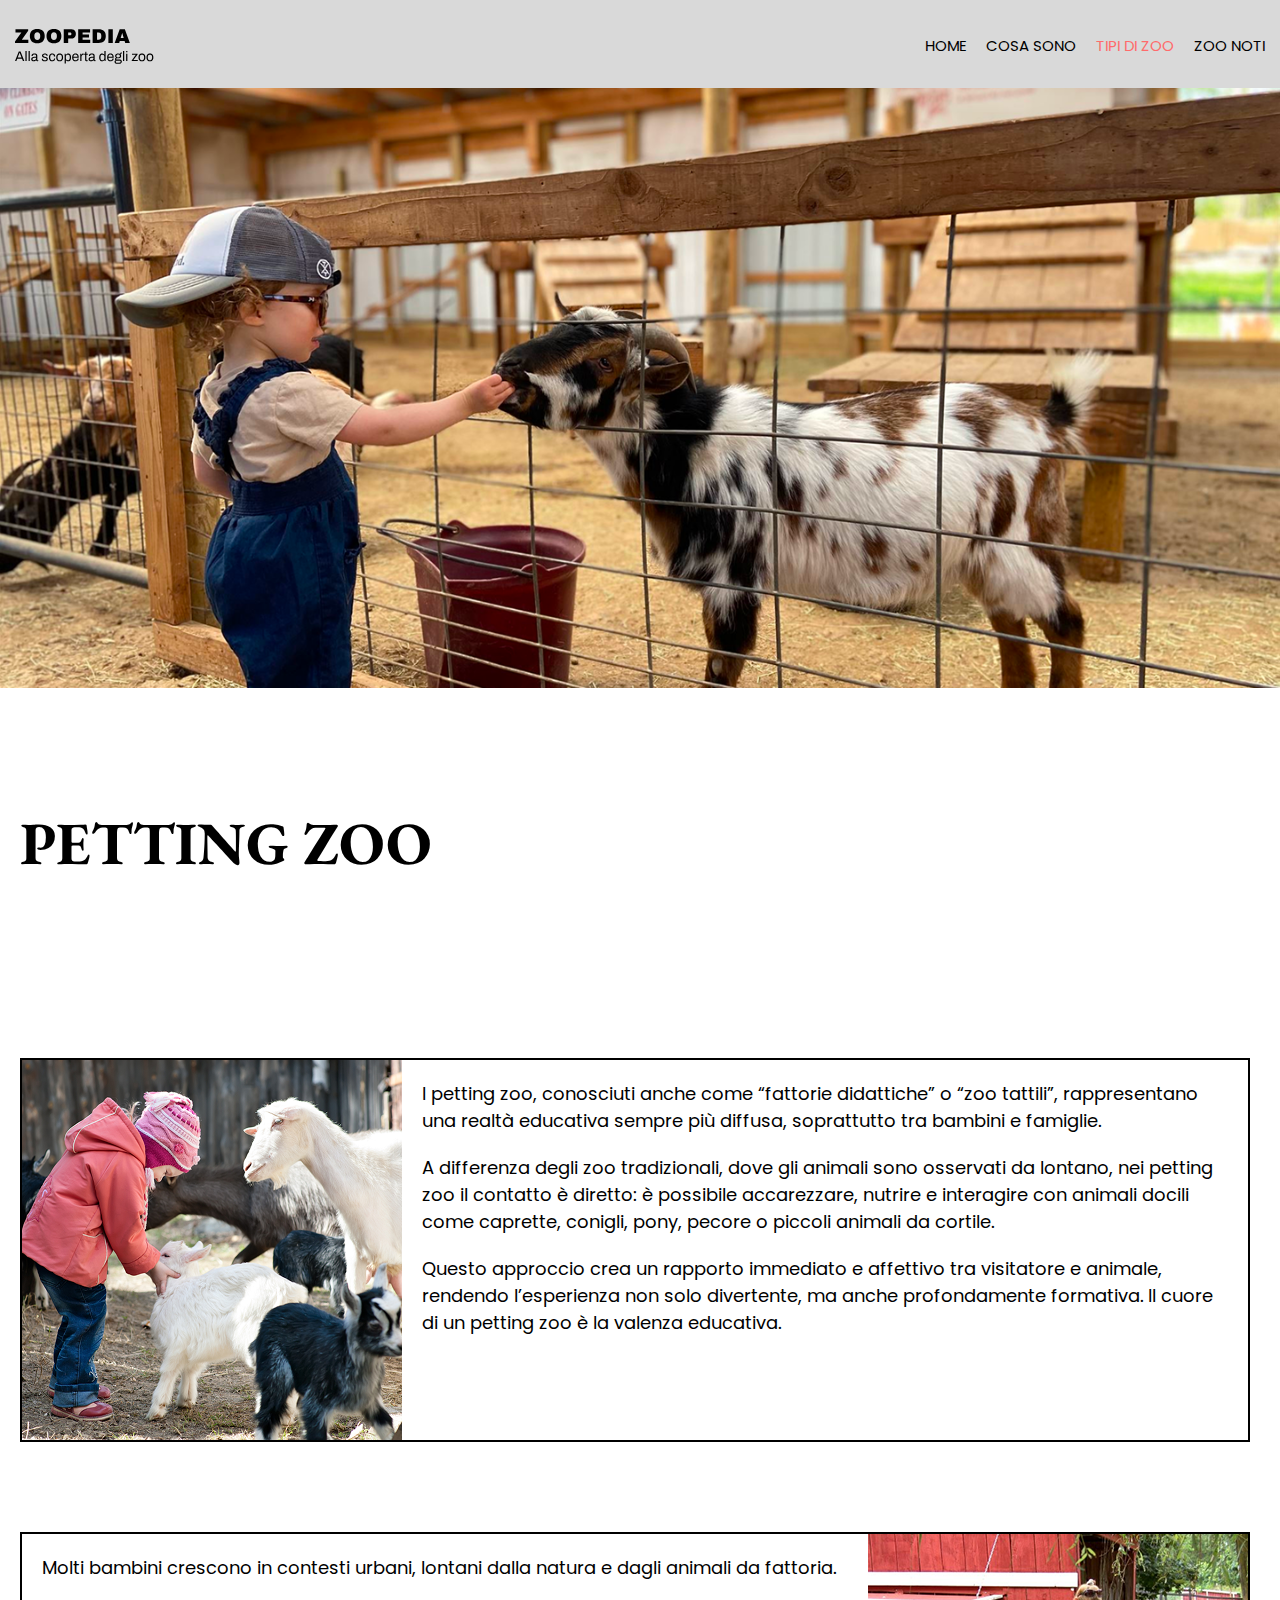
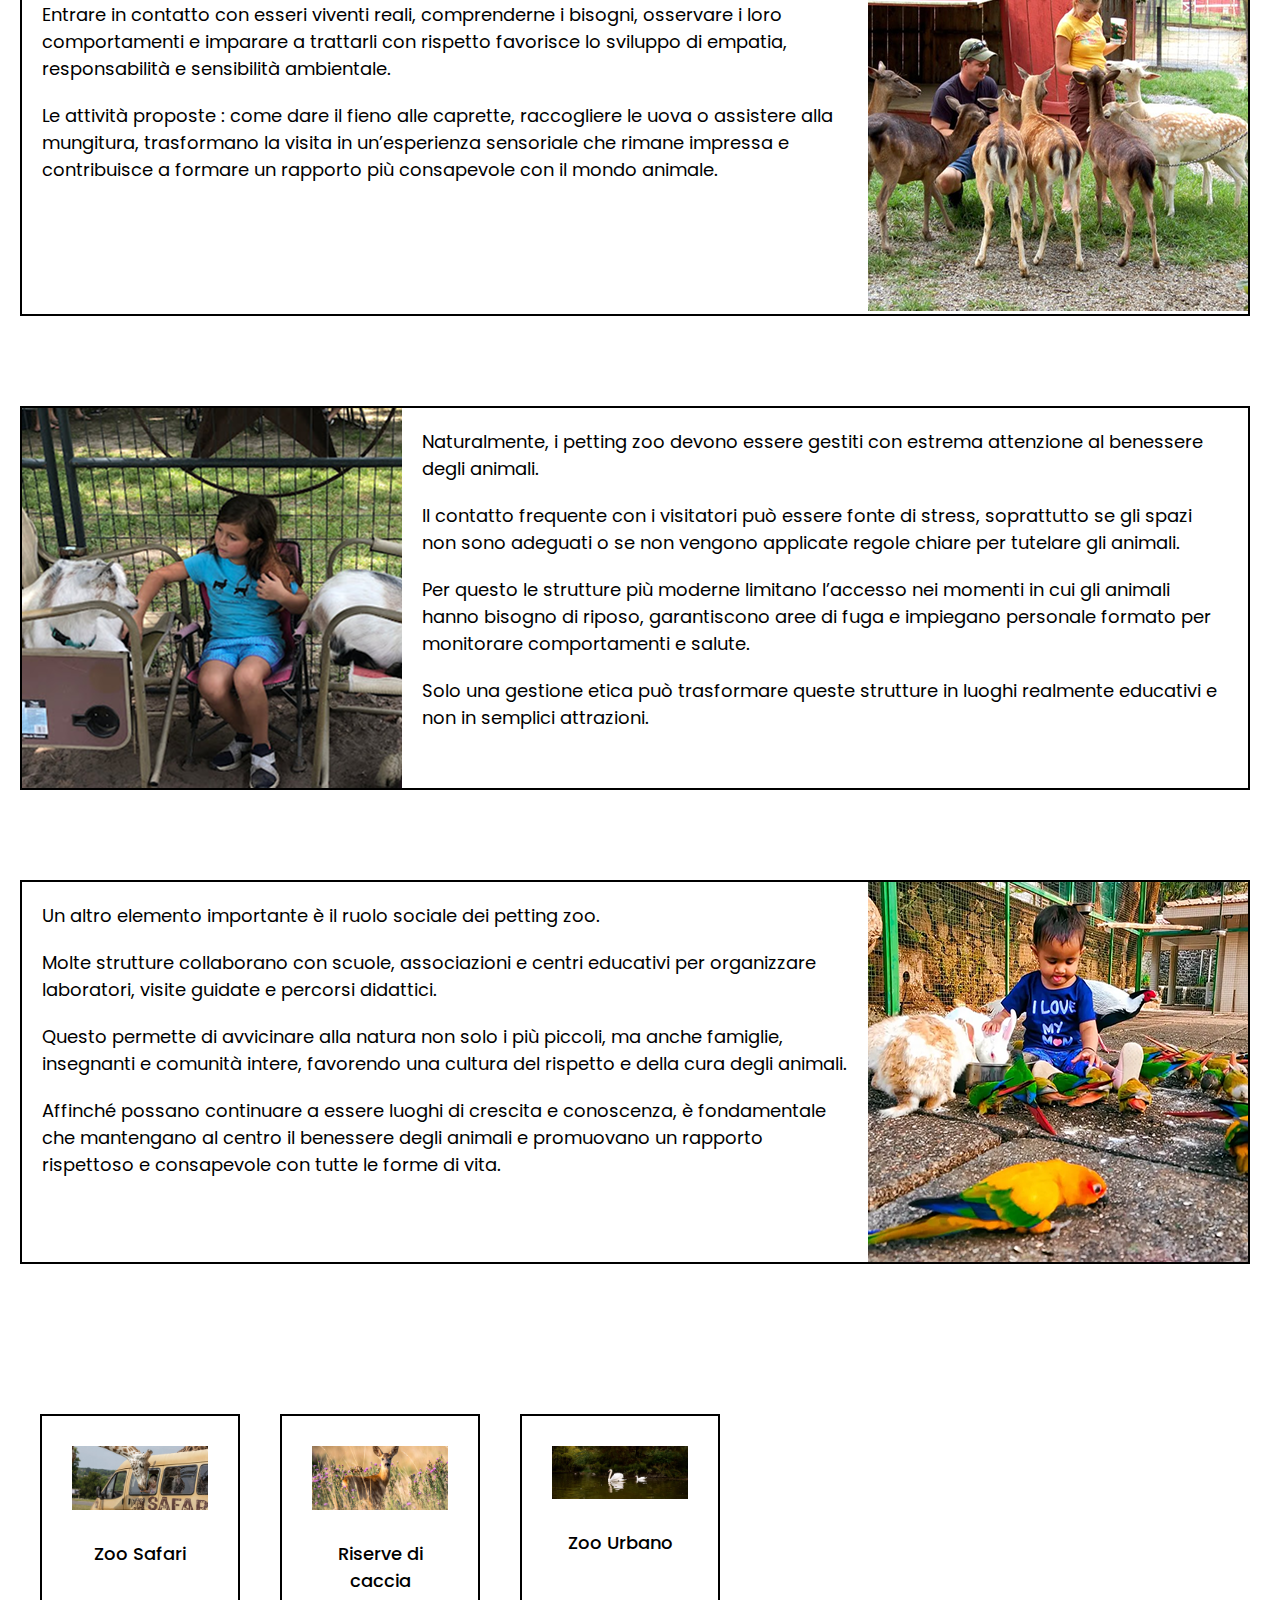
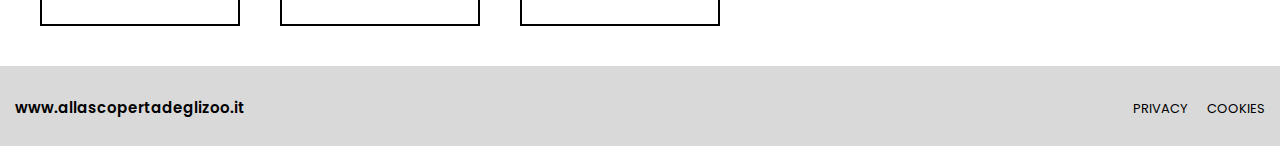
<file: pettingzoo.html>
<!DOCTYPE html>
<html lang="en">
<head>
    <meta charset="UTF-8">
    <meta name="viewport" content="width=device-width, initial-scale=1.0">
    <title>Zoo</title>
    <link rel="stylesheet" href="css/style.css">
    <link href="https://fonts.googleapis.com/css2?family=Poppins&display=swap" rel="stylesheet">
    <link href="https://fonts.googleapis.com/css2?family=EB+Garamond&display=swap" rel="stylesheet">
</head>
<body>
    <header >
        <div class="contenitore">
        <div><a href="index.html" class="marchio">
            <svg width="115" height="15" viewBox="0 0 115 15" fill="none" xmlns="http://www.w3.org/2000/svg">
<path d="M6.8 10.7H13.34V14H4.27663e-06V12.58L6.38 3.54H0.480004V0.24H13.18V1.66L6.8 10.7ZM22.2736 -9.53674e-07C24.6469 -9.53674e-07 26.4803 0.606666 27.7736 1.82C29.0669 3.03333 29.7136 4.8 29.7136 7.12C29.7136 9.44 29.0669 11.2067 27.7736 12.42C26.4803 13.6333 24.6469 14.24 22.2736 14.24C19.9003 14.24 18.0669 13.64 16.7736 12.44C15.4936 11.2267 14.8536 9.45333 14.8536 7.12C14.8536 4.78667 15.4936 3.02 16.7736 1.82C18.0669 0.606666 19.9003 -9.53674e-07 22.2736 -9.53674e-07ZM22.2736 3.3C21.3269 3.3 20.6069 3.58667 20.1136 4.16C19.6203 4.73333 19.3736 5.50667 19.3736 6.48V7.76C19.3736 8.73333 19.6203 9.50667 20.1136 10.08C20.6069 10.6533 21.3269 10.94 22.2736 10.94C23.2203 10.94 23.9403 10.6533 24.4336 10.08C24.9403 9.50667 25.1936 8.73333 25.1936 7.76V6.48C25.1936 5.50667 24.9403 4.73333 24.4336 4.16C23.9403 3.58667 23.2203 3.3 22.2736 3.3ZM38.9338 -9.53674e-07C41.3071 -9.53674e-07 43.1404 0.606666 44.4338 1.82C45.7271 3.03333 46.3738 4.8 46.3738 7.12C46.3738 9.44 45.7271 11.2067 44.4338 12.42C43.1404 13.6333 41.3071 14.24 38.9338 14.24C36.5604 14.24 34.7271 13.64 33.4338 12.44C32.1538 11.2267 31.5138 9.45333 31.5138 7.12C31.5138 4.78667 32.1538 3.02 33.4338 1.82C34.7271 0.606666 36.5604 -9.53674e-07 38.9338 -9.53674e-07ZM38.9338 3.3C37.9871 3.3 37.2671 3.58667 36.7738 4.16C36.2804 4.73333 36.0338 5.50667 36.0338 6.48V7.76C36.0338 8.73333 36.2804 9.50667 36.7738 10.08C37.2671 10.6533 37.9871 10.94 38.9338 10.94C39.8804 10.94 40.6004 10.6533 41.0938 10.08C41.6004 9.50667 41.8538 8.73333 41.8538 7.76V6.48C41.8538 5.50667 41.6004 4.73333 41.0938 4.16C40.6004 3.58667 39.8804 3.3 38.9338 3.3ZM56.4739 0.24C57.3272 0.24 58.0872 0.439999 58.7539 0.839999C59.4206 1.22667 59.9406 1.76667 60.3139 2.46C60.6872 3.14 60.8739 3.90667 60.8739 4.76V5.02C60.8739 5.87333 60.6872 6.64667 60.3139 7.34C59.9406 8.03333 59.4206 8.58 58.7539 8.98C58.0872 9.36667 57.3272 9.56 56.4739 9.56H53.1739V14H48.7539V0.24H56.4739ZM53.1739 6.34H54.9939C55.4606 6.34 55.8072 6.22 56.0339 5.98C56.2739 5.74 56.3939 5.41333 56.3939 5V4.84C56.3939 4.41333 56.2739 4.08667 56.0339 3.86C55.8072 3.62 55.4606 3.5 54.9939 3.5H53.1739V6.34ZM63.1875 0.24H75.0875V3.54H67.6075V5.44H74.0075V8.6H67.6075V10.7H75.2275V14H63.1875V0.24ZM83.5811 0.24C88.3944 0.24 90.8011 2.53333 90.8011 7.12C90.8011 11.7067 88.3944 14 83.5811 14H77.6211V0.24H83.5811ZM82.0411 10.7H83.5011C85.3544 10.7 86.2811 9.70667 86.2811 7.72V6.52C86.2811 4.53333 85.3544 3.54 83.5011 3.54H82.0411V10.7ZM93.3875 14V0.24H97.8075V14H93.3875ZM110.181 14L109.601 12.06H104.781L104.201 14H99.6809L104.701 0.24H109.841L114.861 14H110.181ZM105.701 8.98H108.681L107.241 4.08H107.161L105.701 8.98Z" fill="black"/>
            </svg>
            <svg width="139" height="13" viewBox="0 0 139 13" fill="none" xmlns="http://www.w3.org/2000/svg">
            <path d="M-7.19912e-06 10.122L3.79399 0.518001H5.54399L9.35199 10.122H7.90999L6.97199 7.742H2.29599L1.37199 10.122H-7.19912e-06ZM2.72999 6.608H6.52399L5.36199 3.598C5.33399 3.514 5.29199 3.39733 5.23599 3.248C5.17999 3.09867 5.11933 2.93533 5.05399 2.758C4.98866 2.57133 4.92333 2.38467 4.85799 2.198C4.79266 2.002 4.73199 1.82467 4.67599 1.666H4.59199C4.52666 1.85267 4.45199 2.06733 4.36799 2.31C4.28399 2.55267 4.19999 2.79067 4.11599 3.024C4.03199 3.248 3.96199 3.43933 3.90599 3.598L2.72999 6.608ZM10.411 10.122V9.53674e-07H11.643V10.122H10.411ZM13.5555 10.122V9.53674e-07H14.7875V10.122H13.5555ZM18.548 10.29C18.2774 10.29 18.0067 10.2573 17.736 10.192C17.4654 10.1267 17.2134 10.0193 16.98 9.87C16.7467 9.72067 16.56 9.51533 16.42 9.254C16.28 8.98333 16.21 8.64733 16.21 8.246C16.21 7.742 16.3314 7.32667 16.574 7C16.8167 6.67333 17.1527 6.42133 17.582 6.244C18.0207 6.05733 18.5387 5.93133 19.136 5.866C19.7334 5.79133 20.382 5.754 21.082 5.754V4.914C21.082 4.64333 21.0354 4.41 20.942 4.214C20.8487 4.018 20.6807 3.86867 20.438 3.766C20.2047 3.654 19.8687 3.598 19.43 3.598C19.01 3.598 18.674 3.654 18.422 3.766C18.1794 3.86867 18.0067 4.004 17.904 4.172C17.8107 4.34 17.764 4.52667 17.764 4.732V4.942H16.574C16.5647 4.89533 16.56 4.84867 16.56 4.802C16.56 4.75533 16.56 4.69933 16.56 4.634C16.56 4.186 16.6814 3.81267 16.924 3.514C17.176 3.206 17.526 2.97733 17.974 2.828C18.422 2.66933 18.9354 2.59 19.514 2.59C20.13 2.59 20.6434 2.67867 21.054 2.856C21.474 3.03333 21.7867 3.28533 21.992 3.612C22.2067 3.93867 22.314 4.33067 22.314 4.788V8.778C22.314 8.95533 22.356 9.08133 22.44 9.156C22.524 9.22133 22.6267 9.254 22.748 9.254H23.294V10.066C23.1634 10.122 23.0187 10.1687 22.86 10.206C22.7014 10.2527 22.5194 10.276 22.314 10.276C22.0714 10.276 21.8707 10.2247 21.712 10.122C21.5534 10.0287 21.432 9.898 21.348 9.73C21.264 9.55267 21.208 9.35667 21.18 9.142H21.082C20.914 9.37533 20.6994 9.58067 20.438 9.758C20.186 9.926 19.9014 10.0567 19.584 10.15C19.2667 10.2433 18.9214 10.29 18.548 10.29ZM18.856 9.254C19.1547 9.254 19.4347 9.20733 19.696 9.114C19.9667 9.02067 20.2047 8.89 20.41 8.722C20.6154 8.54467 20.7787 8.33467 20.9 8.092C21.0214 7.84933 21.082 7.58333 21.082 7.294V6.678C20.326 6.678 19.682 6.72 19.15 6.804C18.618 6.888 18.2074 7.03733 17.918 7.252C17.638 7.46667 17.498 7.77 17.498 8.162C17.498 8.414 17.554 8.61933 17.666 8.778C17.778 8.93667 17.9367 9.058 18.142 9.142C18.3474 9.21667 18.5854 9.254 18.856 9.254ZM29.8307 10.29C29.3267 10.29 28.8834 10.2387 28.5007 10.136C28.118 10.0333 27.8007 9.884 27.5487 9.688C27.2967 9.492 27.1054 9.25867 26.9747 8.988C26.844 8.71733 26.7787 8.40933 26.7787 8.064C26.7787 8.01733 26.7787 7.97533 26.7787 7.938C26.7787 7.89133 26.7834 7.854 26.7927 7.826H28.0107C28.0014 7.86333 27.9967 7.896 27.9967 7.924C27.9967 7.952 27.9967 7.98 27.9967 8.008C28.006 8.33467 28.09 8.59133 28.2487 8.778C28.4167 8.96467 28.6454 9.09533 28.9347 9.17C29.224 9.24467 29.546 9.282 29.9007 9.282C30.2087 9.282 30.4934 9.24467 30.7547 9.17C31.016 9.086 31.2214 8.96467 31.3707 8.806C31.5294 8.638 31.6087 8.428 31.6087 8.176C31.6087 7.868 31.506 7.63467 31.3007 7.476C31.1047 7.308 30.8434 7.17733 30.5167 7.084C30.19 6.99067 29.8494 6.89267 29.4947 6.79C29.196 6.706 28.8974 6.61267 28.5987 6.51C28.3 6.40733 28.0294 6.28133 27.7867 6.132C27.5534 5.98267 27.362 5.79133 27.2127 5.558C27.0727 5.31533 27.0027 5.012 27.0027 4.648C27.0027 4.32133 27.068 4.032 27.1987 3.78C27.3387 3.528 27.5347 3.31333 27.7867 3.136C28.0387 2.95867 28.342 2.828 28.6967 2.744C29.0607 2.65067 29.462 2.604 29.9007 2.604C30.3674 2.604 30.7734 2.65533 31.1187 2.758C31.4734 2.86067 31.7674 3.00533 32.0007 3.192C32.234 3.37867 32.4067 3.59333 32.5187 3.836C32.6307 4.06933 32.6867 4.32133 32.6867 4.592C32.6867 4.648 32.6867 4.704 32.6867 4.76C32.6867 4.80667 32.682 4.844 32.6727 4.872H31.4687V4.718C31.4687 4.53133 31.4174 4.354 31.3147 4.186C31.2214 4.00867 31.0534 3.86867 30.8107 3.766C30.5774 3.654 30.2507 3.598 29.8307 3.598C29.56 3.598 29.3267 3.62133 29.1307 3.668C28.9347 3.70533 28.7714 3.77067 28.6407 3.864C28.51 3.948 28.412 4.05067 28.3467 4.172C28.2814 4.284 28.2487 4.41467 28.2487 4.564C28.2487 4.80667 28.328 4.99333 28.4867 5.124C28.6454 5.25467 28.8554 5.362 29.1167 5.446C29.3874 5.53 29.6767 5.62333 29.9847 5.726C30.3114 5.81933 30.6427 5.91733 30.9787 6.02C31.324 6.11333 31.6367 6.23467 31.9167 6.384C32.206 6.53333 32.4347 6.73867 32.6027 7C32.78 7.252 32.8687 7.588 32.8687 8.008C32.8687 8.4 32.794 8.74067 32.6447 9.03C32.4954 9.31933 32.2807 9.55733 32.0007 9.744C31.73 9.93067 31.408 10.066 31.0347 10.15C30.6707 10.2433 30.2694 10.29 29.8307 10.29ZM37.1914 10.29C36.4821 10.29 35.8848 10.1547 35.3994 9.884C34.9234 9.604 34.5594 9.17933 34.3074 8.61C34.0648 8.03133 33.9434 7.308 33.9434 6.44C33.9434 5.572 34.0648 4.85333 34.3074 4.284C34.5594 3.71467 34.9281 3.29 35.4134 3.01C35.9081 2.73 36.5148 2.59 37.2334 2.59C37.7374 2.59 38.1714 2.65533 38.5354 2.786C38.9088 2.91667 39.2168 3.108 39.4594 3.36C39.7021 3.612 39.8794 3.91533 39.9914 4.27C40.1128 4.62467 40.1734 5.03067 40.1734 5.488H38.9274C38.9274 5.05867 38.8668 4.70867 38.7454 4.438C38.6334 4.158 38.4514 3.95267 38.1994 3.822C37.9474 3.682 37.6161 3.612 37.2054 3.612C36.7948 3.612 36.4401 3.70533 36.1414 3.892C35.8428 4.06933 35.6141 4.354 35.4554 4.746C35.2968 5.138 35.2174 5.656 35.2174 6.3V6.594C35.2174 7.20067 35.2921 7.70467 35.4414 8.106C35.6001 8.50733 35.8288 8.80133 36.1274 8.988C36.4261 9.17467 36.7901 9.268 37.2194 9.268C37.6394 9.268 37.9754 9.19333 38.2274 9.044C38.4888 8.89467 38.6754 8.68 38.7874 8.4C38.9088 8.12 38.9694 7.784 38.9694 7.392H40.1734C40.1734 7.80267 40.1128 8.18533 39.9914 8.54C39.8794 8.89467 39.7021 9.20267 39.4594 9.464C39.2168 9.72533 38.9088 9.93067 38.5354 10.08C38.1621 10.22 37.7141 10.29 37.1914 10.29ZM44.6752 10.29C43.9285 10.29 43.2985 10.1547 42.7852 9.884C42.2812 9.604 41.8939 9.17933 41.6232 8.61C41.3619 8.04067 41.2312 7.31733 41.2312 6.44C41.2312 5.55333 41.3619 4.83 41.6232 4.27C41.8939 3.70067 42.2812 3.28067 42.7852 3.01C43.2985 2.73 43.9285 2.59 44.6752 2.59C45.4219 2.59 46.0472 2.73 46.5512 3.01C47.0645 3.28067 47.4519 3.70067 47.7132 4.27C47.9745 4.83 48.1052 5.55333 48.1052 6.44C48.1052 7.31733 47.9745 8.04067 47.7132 8.61C47.4519 9.17933 47.0645 9.604 46.5512 9.884C46.0472 10.1547 45.4219 10.29 44.6752 10.29ZM44.6752 9.254C45.1512 9.254 45.5479 9.16067 45.8652 8.974C46.1825 8.78733 46.4205 8.498 46.5792 8.106C46.7472 7.70467 46.8312 7.20067 46.8312 6.594V6.286C46.8312 5.67 46.7472 5.166 46.5792 4.774C46.4205 4.382 46.1825 4.09267 45.8652 3.906C45.5479 3.71933 45.1512 3.626 44.6752 3.626C44.1992 3.626 43.7979 3.71933 43.4712 3.906C43.1539 4.09267 42.9159 4.382 42.7572 4.774C42.5985 5.166 42.5192 5.67 42.5192 6.286V6.594C42.5192 7.20067 42.5985 7.70467 42.7572 8.106C42.9159 8.498 43.1539 8.78733 43.4712 8.974C43.7979 9.16067 44.1992 9.254 44.6752 9.254ZM49.6356 12.544V2.758H50.6156L50.7416 3.808H50.8396C51.0916 3.39733 51.4136 3.094 51.8056 2.898C52.1976 2.69267 52.6409 2.59 53.1356 2.59C53.7516 2.59 54.2742 2.72533 54.7036 2.996C55.1329 3.26667 55.4642 3.69133 55.6976 4.27C55.9309 4.83933 56.0476 5.58133 56.0476 6.496C56.0476 7.35467 55.9262 8.06867 55.6836 8.638C55.4502 9.198 55.1189 9.61333 54.6896 9.884C54.2602 10.1547 53.7609 10.29 53.1916 10.29C52.8742 10.29 52.5756 10.2527 52.2956 10.178C52.0156 10.1033 51.7636 9.98667 51.5396 9.828C51.3156 9.66 51.1196 9.45 50.9516 9.198H50.8676V12.544H49.6356ZM52.7996 9.212C53.2569 9.212 53.6302 9.12333 53.9196 8.946C54.2089 8.75933 54.4236 8.47467 54.5636 8.092C54.7036 7.7 54.7736 7.20067 54.7736 6.594V6.3C54.7736 5.656 54.6989 5.14267 54.5496 4.76C54.4002 4.368 54.1809 4.088 53.8916 3.92C53.6116 3.752 53.2616 3.668 52.8416 3.668C52.3842 3.668 52.0062 3.77067 51.7076 3.976C51.4182 4.172 51.2036 4.47067 51.0636 4.872C50.9329 5.27333 50.8676 5.76333 50.8676 6.342V6.552C50.8676 7.06533 50.9142 7.49467 51.0076 7.84C51.1102 8.176 51.2502 8.44667 51.4276 8.652C51.6142 8.85733 51.8242 9.002 52.0576 9.086C52.2909 9.17 52.5382 9.212 52.7996 9.212ZM60.5189 10.29C59.7909 10.29 59.1749 10.1547 58.6709 9.884C58.1763 9.604 57.7983 9.17933 57.5369 8.61C57.2849 8.04067 57.1589 7.31733 57.1589 6.44C57.1589 5.55333 57.2849 4.83 57.5369 4.27C57.7983 3.70067 58.1809 3.28067 58.6849 3.01C59.1889 2.73 59.8189 2.59 60.5749 2.59C61.2656 2.59 61.8443 2.72533 62.3109 2.996C62.7776 3.25733 63.1276 3.654 63.3609 4.186C63.6036 4.70867 63.7249 5.36667 63.7249 6.16V6.748H58.4329C58.4516 7.336 58.5356 7.82133 58.6849 8.204C58.8436 8.57733 59.0769 8.85267 59.3849 9.03C59.6929 9.198 60.0803 9.282 60.5469 9.282C60.8643 9.282 61.1396 9.24467 61.3729 9.17C61.6156 9.086 61.8163 8.96933 61.9749 8.82C62.1429 8.67067 62.2689 8.49333 62.3529 8.288C62.4369 8.08267 62.4836 7.85867 62.4929 7.616H63.6969C63.6876 8.008 63.6129 8.372 63.4729 8.708C63.3329 9.03467 63.1276 9.31467 62.8569 9.548C62.5863 9.78133 62.2549 9.96333 61.8629 10.094C61.4709 10.2247 61.0229 10.29 60.5189 10.29ZM58.4609 5.824H62.4509C62.4509 5.41333 62.4043 5.068 62.3109 4.788C62.2176 4.508 62.0823 4.27933 61.9049 4.102C61.7369 3.92467 61.5363 3.79867 61.3029 3.724C61.0789 3.64 60.8223 3.598 60.5329 3.598C60.1036 3.598 59.7396 3.67733 59.4409 3.836C59.1423 3.99467 58.9136 4.23733 58.7549 4.564C58.5963 4.89067 58.4983 5.31067 58.4609 5.824ZM65.2489 10.122V2.758H66.2429L66.3549 3.976H66.4529C66.5275 3.74267 66.6302 3.52333 66.7609 3.318C66.8915 3.10333 67.0689 2.93067 67.2929 2.8C67.5169 2.66 67.7922 2.59 68.1189 2.59C68.2589 2.59 68.3849 2.604 68.4969 2.632C68.6182 2.65067 68.7069 2.674 68.7629 2.702V3.836H68.3009C67.9835 3.836 67.7082 3.892 67.4749 4.004C67.2509 4.10667 67.0642 4.256 66.9149 4.452C66.7655 4.648 66.6535 4.88133 66.5789 5.152C66.5135 5.42267 66.4809 5.712 66.4809 6.02V10.122H65.2489ZM71.6193 10.29C71.2366 10.29 70.938 10.22 70.7233 10.08C70.5086 9.93067 70.3546 9.73933 70.2613 9.506C70.168 9.26333 70.1213 9.00667 70.1213 8.736V3.794H69.1693V2.758H70.1493L70.3733 0.700001H71.3533V2.758H72.7393V3.794H71.3533V8.554C71.3533 8.78733 71.3953 8.96467 71.4793 9.086C71.5633 9.198 71.722 9.254 71.9553 9.254H72.7393V10.066C72.646 10.1127 72.534 10.15 72.4033 10.178C72.2726 10.206 72.1373 10.2293 71.9973 10.248C71.8666 10.276 71.7406 10.29 71.6193 10.29ZM75.9015 10.29C75.6309 10.29 75.3602 10.2573 75.0895 10.192C74.8189 10.1267 74.5669 10.0193 74.3335 9.87C74.1002 9.72067 73.9135 9.51533 73.7735 9.254C73.6335 8.98333 73.5635 8.64733 73.5635 8.246C73.5635 7.742 73.6849 7.32667 73.9275 7C74.1702 6.67333 74.5062 6.42133 74.9355 6.244C75.3742 6.05733 75.8922 5.93133 76.4895 5.866C77.0869 5.79133 77.7355 5.754 78.4355 5.754V4.914C78.4355 4.64333 78.3889 4.41 78.2955 4.214C78.2022 4.018 78.0342 3.86867 77.7915 3.766C77.5582 3.654 77.2222 3.598 76.7835 3.598C76.3635 3.598 76.0275 3.654 75.7755 3.766C75.5329 3.86867 75.3602 4.004 75.2575 4.172C75.1642 4.34 75.1175 4.52667 75.1175 4.732V4.942H73.9275C73.9182 4.89533 73.9135 4.84867 73.9135 4.802C73.9135 4.75533 73.9135 4.69933 73.9135 4.634C73.9135 4.186 74.0349 3.81267 74.2775 3.514C74.5295 3.206 74.8795 2.97733 75.3275 2.828C75.7755 2.66933 76.2889 2.59 76.8675 2.59C77.4835 2.59 77.9969 2.67867 78.4075 2.856C78.8275 3.03333 79.1402 3.28533 79.3455 3.612C79.5602 3.93867 79.6675 4.33067 79.6675 4.788V8.778C79.6675 8.95533 79.7095 9.08133 79.7935 9.156C79.8775 9.22133 79.9802 9.254 80.1015 9.254H80.6475V10.066C80.5169 10.122 80.3722 10.1687 80.2135 10.206C80.0549 10.2527 79.8729 10.276 79.6675 10.276C79.4249 10.276 79.2242 10.2247 79.0655 10.122C78.9069 10.0287 78.7855 9.898 78.7015 9.73C78.6175 9.55267 78.5615 9.35667 78.5335 9.142H78.4355C78.2675 9.37533 78.0529 9.58067 77.7915 9.758C77.5395 9.926 77.2549 10.0567 76.9375 10.15C76.6202 10.2433 76.2749 10.29 75.9015 10.29ZM76.2095 9.254C76.5082 9.254 76.7882 9.20733 77.0495 9.114C77.3202 9.02067 77.5582 8.89 77.7635 8.722C77.9689 8.54467 78.1322 8.33467 78.2535 8.092C78.3749 7.84933 78.4355 7.58333 78.4355 7.294V6.678C77.6795 6.678 77.0355 6.72 76.5035 6.804C75.9715 6.888 75.5609 7.03733 75.2715 7.252C74.9915 7.46667 74.8515 7.77 74.8515 8.162C74.8515 8.414 74.9075 8.61933 75.0195 8.778C75.1315 8.93667 75.2902 9.058 75.4955 9.142C75.7009 9.21667 75.9389 9.254 76.2095 9.254ZM87.1142 10.29C86.5076 10.29 85.9849 10.1547 85.5462 9.884C85.1169 9.61333 84.7809 9.19333 84.5382 8.624C84.3049 8.04533 84.1882 7.29867 84.1882 6.384C84.1882 5.516 84.3096 4.802 84.5522 4.242C84.7949 3.682 85.1309 3.26667 85.5602 2.996C85.9896 2.72533 86.4889 2.59 87.0582 2.59C87.3849 2.59 87.6882 2.62733 87.9682 2.702C88.2482 2.77667 88.4956 2.89333 88.7102 3.052C88.9342 3.21067 89.1302 3.42067 89.2982 3.682H89.3822V9.53674e-07H90.6142V10.122H89.6202L89.5082 9.072H89.4102C89.1582 9.48267 88.8316 9.79067 88.4302 9.996C88.0289 10.192 87.5902 10.29 87.1142 10.29ZM87.4082 9.212C87.8749 9.212 88.2529 9.10933 88.5422 8.904C88.8316 8.69867 89.0416 8.4 89.1722 8.008C89.3122 7.616 89.3822 7.13067 89.3822 6.552V6.328C89.3822 5.824 89.3309 5.39933 89.2282 5.054C89.1256 4.70867 88.9856 4.43333 88.8082 4.228C88.6309 4.02267 88.4256 3.878 88.1922 3.794C87.9589 3.71 87.7116 3.668 87.4502 3.668C86.9929 3.668 86.6196 3.76133 86.3302 3.948C86.0409 4.12533 85.8262 4.41 85.6862 4.802C85.5462 5.18467 85.4762 5.684 85.4762 6.3V6.594C85.4762 7.22867 85.5509 7.742 85.7002 8.134C85.8496 8.51667 86.0642 8.792 86.3442 8.96C86.6336 9.128 86.9882 9.212 87.4082 9.212ZM95.4916 10.29C94.7636 10.29 94.1476 10.1547 93.6436 9.884C93.1489 9.604 92.7709 9.17933 92.5096 8.61C92.2576 8.04067 92.1316 7.31733 92.1316 6.44C92.1316 5.55333 92.2576 4.83 92.5096 4.27C92.7709 3.70067 93.1536 3.28067 93.6576 3.01C94.1616 2.73 94.7916 2.59 95.5476 2.59C96.2383 2.59 96.8169 2.72533 97.2836 2.996C97.7503 3.25733 98.1003 3.654 98.3336 4.186C98.5763 4.70867 98.6976 5.36667 98.6976 6.16V6.748H93.4056C93.4243 7.336 93.5083 7.82133 93.6576 8.204C93.8163 8.57733 94.0496 8.85267 94.3576 9.03C94.6656 9.198 95.0529 9.282 95.5196 9.282C95.8369 9.282 96.1123 9.24467 96.3456 9.17C96.5883 9.086 96.7889 8.96933 96.9476 8.82C97.1156 8.67067 97.2416 8.49333 97.3256 8.288C97.4096 8.08267 97.4563 7.85867 97.4656 7.616H98.6696C98.6603 8.008 98.5856 8.372 98.4456 8.708C98.3056 9.03467 98.1003 9.31467 97.8296 9.548C97.5589 9.78133 97.2276 9.96333 96.8356 10.094C96.4436 10.2247 95.9956 10.29 95.4916 10.29ZM93.4336 5.824H97.4236C97.4236 5.41333 97.3769 5.068 97.2836 4.788C97.1903 4.508 97.0549 4.27933 96.8776 4.102C96.7096 3.92467 96.5089 3.79867 96.2756 3.724C96.0516 3.64 95.7949 3.598 95.5056 3.598C95.0763 3.598 94.7123 3.67733 94.4136 3.836C94.1149 3.99467 93.8863 4.23733 93.7276 4.564C93.5689 4.89067 93.4709 5.31067 93.4336 5.824ZM101.468 12.67C101.113 12.67 100.786 12.5953 100.488 12.446C100.189 12.306 99.9508 12.1007 99.7735 11.83C99.5962 11.5593 99.5075 11.2373 99.5075 10.864C99.5075 10.4533 99.6195 10.1127 99.8435 9.842C100.077 9.57133 100.352 9.37067 100.67 9.24C100.436 9.128 100.254 8.974 100.124 8.778C99.9928 8.57267 99.9275 8.34867 99.9275 8.106C99.9275 7.77933 100.044 7.504 100.278 7.28C100.52 7.056 100.814 6.90667 101.16 6.832C100.842 6.62667 100.59 6.36533 100.404 6.048C100.226 5.72133 100.138 5.362 100.138 4.97C100.138 4.50333 100.245 4.09267 100.46 3.738C100.684 3.38333 101.02 3.10333 101.468 2.898C101.925 2.69267 102.48 2.59 103.134 2.59C103.432 2.59 103.712 2.61333 103.974 2.66C104.235 2.69733 104.468 2.76267 104.674 2.856C105 2.70667 105.243 2.51533 105.402 2.282C105.57 2.04867 105.672 1.81067 105.71 1.568H106.928C106.928 1.848 106.862 2.114 106.732 2.366C106.61 2.60867 106.442 2.814 106.228 2.982C106.013 3.14067 105.752 3.248 105.444 3.304C105.677 3.528 105.85 3.78 105.962 4.06C106.083 4.34 106.144 4.64333 106.144 4.97C106.144 5.43667 106.032 5.852 105.808 6.216C105.593 6.57067 105.266 6.85067 104.828 7.056C104.389 7.26133 103.838 7.364 103.176 7.364H102.028C101.776 7.364 101.57 7.41533 101.412 7.518C101.253 7.61133 101.174 7.76533 101.174 7.98C101.174 8.16667 101.253 8.32067 101.412 8.442C101.57 8.554 101.776 8.61 102.028 8.61H105.024C105.565 8.61 106.008 8.792 106.354 9.156C106.699 9.51067 106.872 9.968 106.872 10.528C106.872 10.9293 106.769 11.2887 106.564 11.606C106.368 11.9327 106.088 12.1893 105.724 12.376C105.369 12.572 104.954 12.67 104.478 12.67H101.468ZM101.818 11.732H104.464C104.678 11.732 104.874 11.6853 105.052 11.592C105.229 11.508 105.369 11.3867 105.472 11.228C105.574 11.0693 105.626 10.8967 105.626 10.71C105.626 10.3927 105.532 10.1407 105.346 9.954C105.159 9.76733 104.926 9.674 104.646 9.674H101.818C101.519 9.674 101.267 9.77667 101.062 9.982C100.856 10.178 100.754 10.4207 100.754 10.71C100.754 11.018 100.856 11.2653 101.062 11.452C101.267 11.6387 101.519 11.732 101.818 11.732ZM103.148 6.44C103.745 6.44 104.188 6.30933 104.478 6.048C104.767 5.78667 104.912 5.42733 104.912 4.97C104.912 4.522 104.767 4.16733 104.478 3.906C104.188 3.64467 103.745 3.514 103.148 3.514C102.55 3.514 102.102 3.64467 101.804 3.906C101.514 4.16733 101.37 4.522 101.37 4.97C101.37 5.25933 101.435 5.516 101.566 5.74C101.696 5.964 101.892 6.13667 102.154 6.258C102.415 6.37933 102.746 6.44 103.148 6.44ZM108.001 10.122V9.53674e-07H109.233V10.122H108.001ZM111.145 1.372V9.53674e-07H112.377V1.372H111.145ZM111.145 10.122V2.758H112.377V10.122H111.145ZM116.684 10.122V9.464L120.786 3.794H116.978V2.758H122.55V3.402L118.434 9.086H122.774V10.122H116.684ZM126.939 10.29C126.192 10.29 125.562 10.1547 125.049 9.884C124.545 9.604 124.158 9.17933 123.887 8.61C123.626 8.04067 123.495 7.31733 123.495 6.44C123.495 5.55333 123.626 4.83 123.887 4.27C124.158 3.70067 124.545 3.28067 125.049 3.01C125.562 2.73 126.192 2.59 126.939 2.59C127.686 2.59 128.311 2.73 128.815 3.01C129.328 3.28067 129.716 3.70067 129.977 4.27C130.238 4.83 130.369 5.55333 130.369 6.44C130.369 7.31733 130.238 8.04067 129.977 8.61C129.716 9.17933 129.328 9.604 128.815 9.884C128.311 10.1547 127.686 10.29 126.939 10.29ZM126.939 9.254C127.415 9.254 127.812 9.16067 128.129 8.974C128.446 8.78733 128.684 8.498 128.843 8.106C129.011 7.70467 129.095 7.20067 129.095 6.594V6.286C129.095 5.67 129.011 5.166 128.843 4.774C128.684 4.382 128.446 4.09267 128.129 3.906C127.812 3.71933 127.415 3.626 126.939 3.626C126.463 3.626 126.062 3.71933 125.735 3.906C125.418 4.09267 125.18 4.382 125.021 4.774C124.862 5.166 124.783 5.67 124.783 6.286V6.594C124.783 7.20067 124.862 7.70467 125.021 8.106C125.18 8.498 125.418 8.78733 125.735 8.974C126.062 9.16067 126.463 9.254 126.939 9.254ZM134.923 10.29C134.177 10.29 133.547 10.1547 133.033 9.884C132.529 9.604 132.142 9.17933 131.871 8.61C131.61 8.04067 131.479 7.31733 131.479 6.44C131.479 5.55333 131.61 4.83 131.871 4.27C132.142 3.70067 132.529 3.28067 133.033 3.01C133.547 2.73 134.177 2.59 134.923 2.59C135.67 2.59 136.295 2.73 136.799 3.01C137.313 3.28067 137.7 3.70067 137.961 4.27C138.223 4.83 138.353 5.55333 138.353 6.44C138.353 7.31733 138.223 8.04067 137.961 8.61C137.7 9.17933 137.313 9.604 136.799 9.884C136.295 10.1547 135.67 10.29 134.923 10.29ZM134.923 9.254C135.399 9.254 135.796 9.16067 136.113 8.974C136.431 8.78733 136.669 8.498 136.827 8.106C136.995 7.70467 137.079 7.20067 137.079 6.594V6.286C137.079 5.67 136.995 5.166 136.827 4.774C136.669 4.382 136.431 4.09267 136.113 3.906C135.796 3.71933 135.399 3.626 134.923 3.626C134.447 3.626 134.046 3.71933 133.719 3.906C133.402 4.09267 133.164 4.382 133.005 4.774C132.847 5.166 132.767 5.67 132.767 6.286V6.594C132.767 7.20067 132.847 7.70467 133.005 8.106C133.164 8.498 133.402 8.78733 133.719 8.974C134.046 9.16067 134.447 9.254 134.923 9.254Z" fill="black"/>
            </svg>
        </a></div>
        <div class="navigazione">
            <nav>
                <ul class="">
                    <li><a href="index.html">HOME</a></li>
                    <li><a href="cosasono.html">COSA SONO</a></li>
                    <li><a href="tipizoo.html" class="colore-nav">TIPI DI ZOO</a></li>
                    <li><a href="zoonoti.html">ZOO NOTI</a></li>
                </ul>
            </nav>
        </div>
        </div>
    </header>
    
<main>
    <img src="img/petting-header.png" alt="">

    <section class="contenitore">
        <div>
            <h1>PETTING ZOO</h1>
        </div>

        <div class="blocco-zoo">
            <img src="img/petting-img1.png" alt="">
            <div class="zoo-paragrafi">
                <p>I petting zoo, conosciuti anche come “fattorie didattiche” o “zoo tattili”, rappresentano una realtà educativa sempre più diffusa, soprattutto tra bambini e famiglie. </p>
                <p>A differenza degli zoo tradizionali, dove gli animali sono osservati da lontano, nei petting zoo il contatto è diretto: è possibile accarezzare, nutrire e interagire con animali docili come caprette, conigli, pony, pecore o piccoli animali da cortile.</p>
                <p>Questo approccio crea un rapporto immediato e affettivo tra visitatore e animale, rendendo l’esperienza non solo divertente, ma anche profondamente formativa. Il cuore di un petting zoo è  la valenza educativa. </p>
            </div>
        </div>

        <div class="blocco-zoo">
            <div class="zoo-paragrafi">
                <p>Molti bambini crescono in contesti urbani, lontani dalla natura e dagli animali da fattoria. </p>
                <p>Entrare in contatto con esseri viventi reali, comprenderne i bisogni, osservare i loro comportamenti e imparare a trattarli con rispetto favorisce lo sviluppo di empatia, responsabilità e sensibilità ambientale. </p>
                <p>Le attività proposte : come dare il fieno alle caprette, raccogliere le uova o assistere alla mungitura, trasformano la visita in un’esperienza sensoriale che rimane impressa e contribuisce a formare un rapporto più consapevole con il mondo animale.</p>
            </div>
            <img src="img/petting-img2.png" alt="">
        </div>

        <div class="blocco-zoo">
            <img src="img/petting-img3.png" alt="">
            <div class="zoo-paragrafi">
                <p>Naturalmente, i petting zoo devono essere gestiti con estrema attenzione al benessere degli animali. </p>
                <p>Il contatto frequente con i visitatori può essere fonte di stress, soprattutto se gli spazi non sono adeguati o se non vengono applicate regole chiare per tutelare gli animali. </p>
                <p>Per questo le strutture più moderne limitano l’accesso nei momenti in cui gli animali hanno bisogno di riposo, garantiscono aree di fuga e impiegano personale formato per monitorare comportamenti e salute. </p>
                <p>Solo una gestione etica può trasformare queste strutture in luoghi realmente educativi e non in semplici attrazioni.</p>
            </div>
        </div>

        <div class="blocco-zoo">
            <div class="zoo-paragrafi">
                <p>Un altro elemento importante è il ruolo sociale dei petting zoo. </p>
                <p>Molte strutture collaborano con scuole, associazioni e centri educativi per organizzare laboratori, visite guidate e percorsi didattici. </p>
                <p>Questo permette di avvicinare alla natura non solo i più piccoli, ma anche famiglie, insegnanti e comunità intere, favorendo una cultura del rispetto e della cura degli animali. </p>
                <p>Affinché possano continuare a essere luoghi di crescita e conoscenza, è fondamentale che mantengano al centro il benessere degli animali e promuovano un rapporto rispettoso e consapevole con tutte le forme di vita. </p>
            </div>
            <img src="img/petting-img4.png" alt="">
        </div>

        <div class="scopri">
        <div class="card-scopri"><a href="zoosafari.html">
            <img src="img/zoosafari-header.png" alt="">
            <h3>Zoo Safari</h5>
            </a>
        </div>

        <div class="card-scopri"><a href="riservecaccia.html">
            <img src="img/riservacaccia-header.png" alt="">
            <h3>Riserve di caccia</h5>
            </a>
        </div>

        <div class="card-scopri"><a href="zoourbano.html">
            <img src="img/zoourbani-header.png" alt="">
            <h3>Zoo Urbano</h5>
            </a>
        </div>

        </div> 

    </section>
</main>

<footer>
    <div class="contenitore">
        <a href="index.html"><h3>www.allascopertadeglizoo.it</h3></a>
        <div class="navigazione">
            <nav>
                <ul>
                    <li><a href="">PRIVACY</a></li>
                    <li><a href="">COOKIES</a></li>
                </ul>
            </nav>
        </div>
    </div>
</footer>

</body>
</html>
</file>
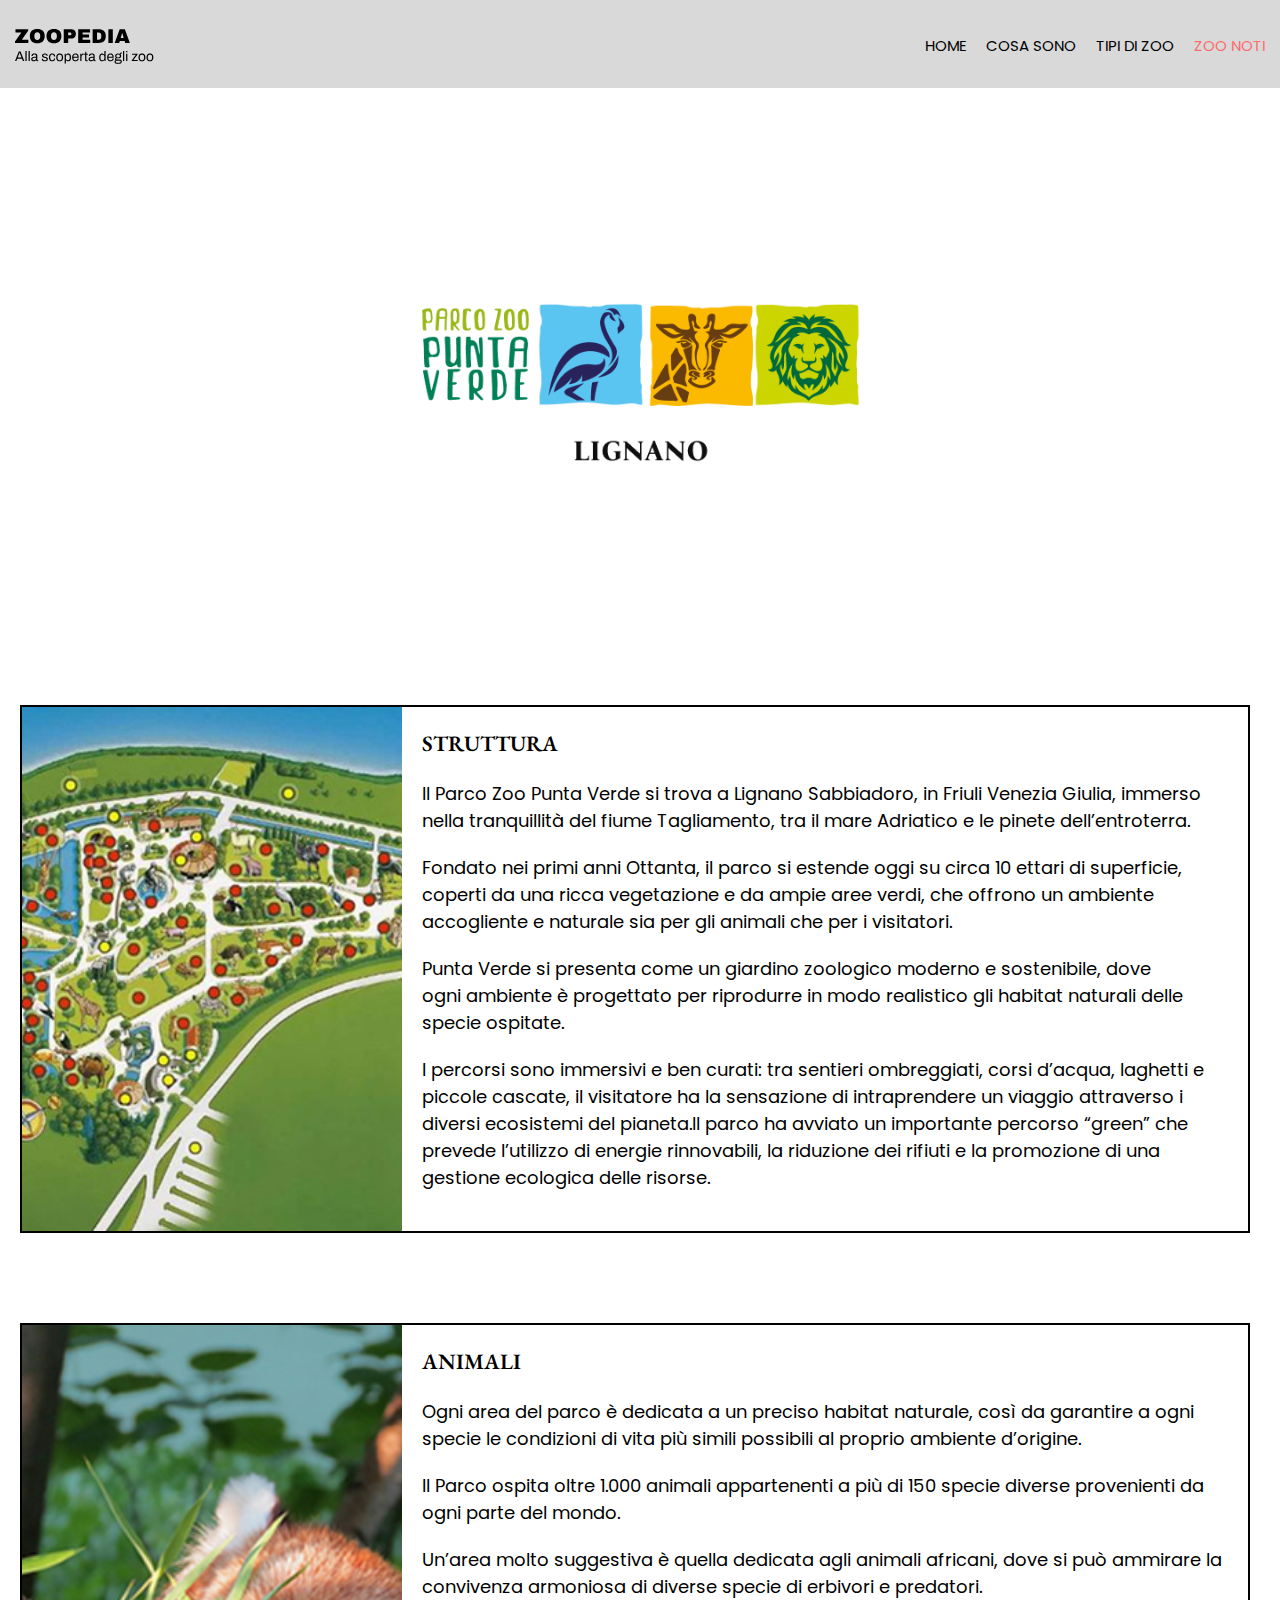
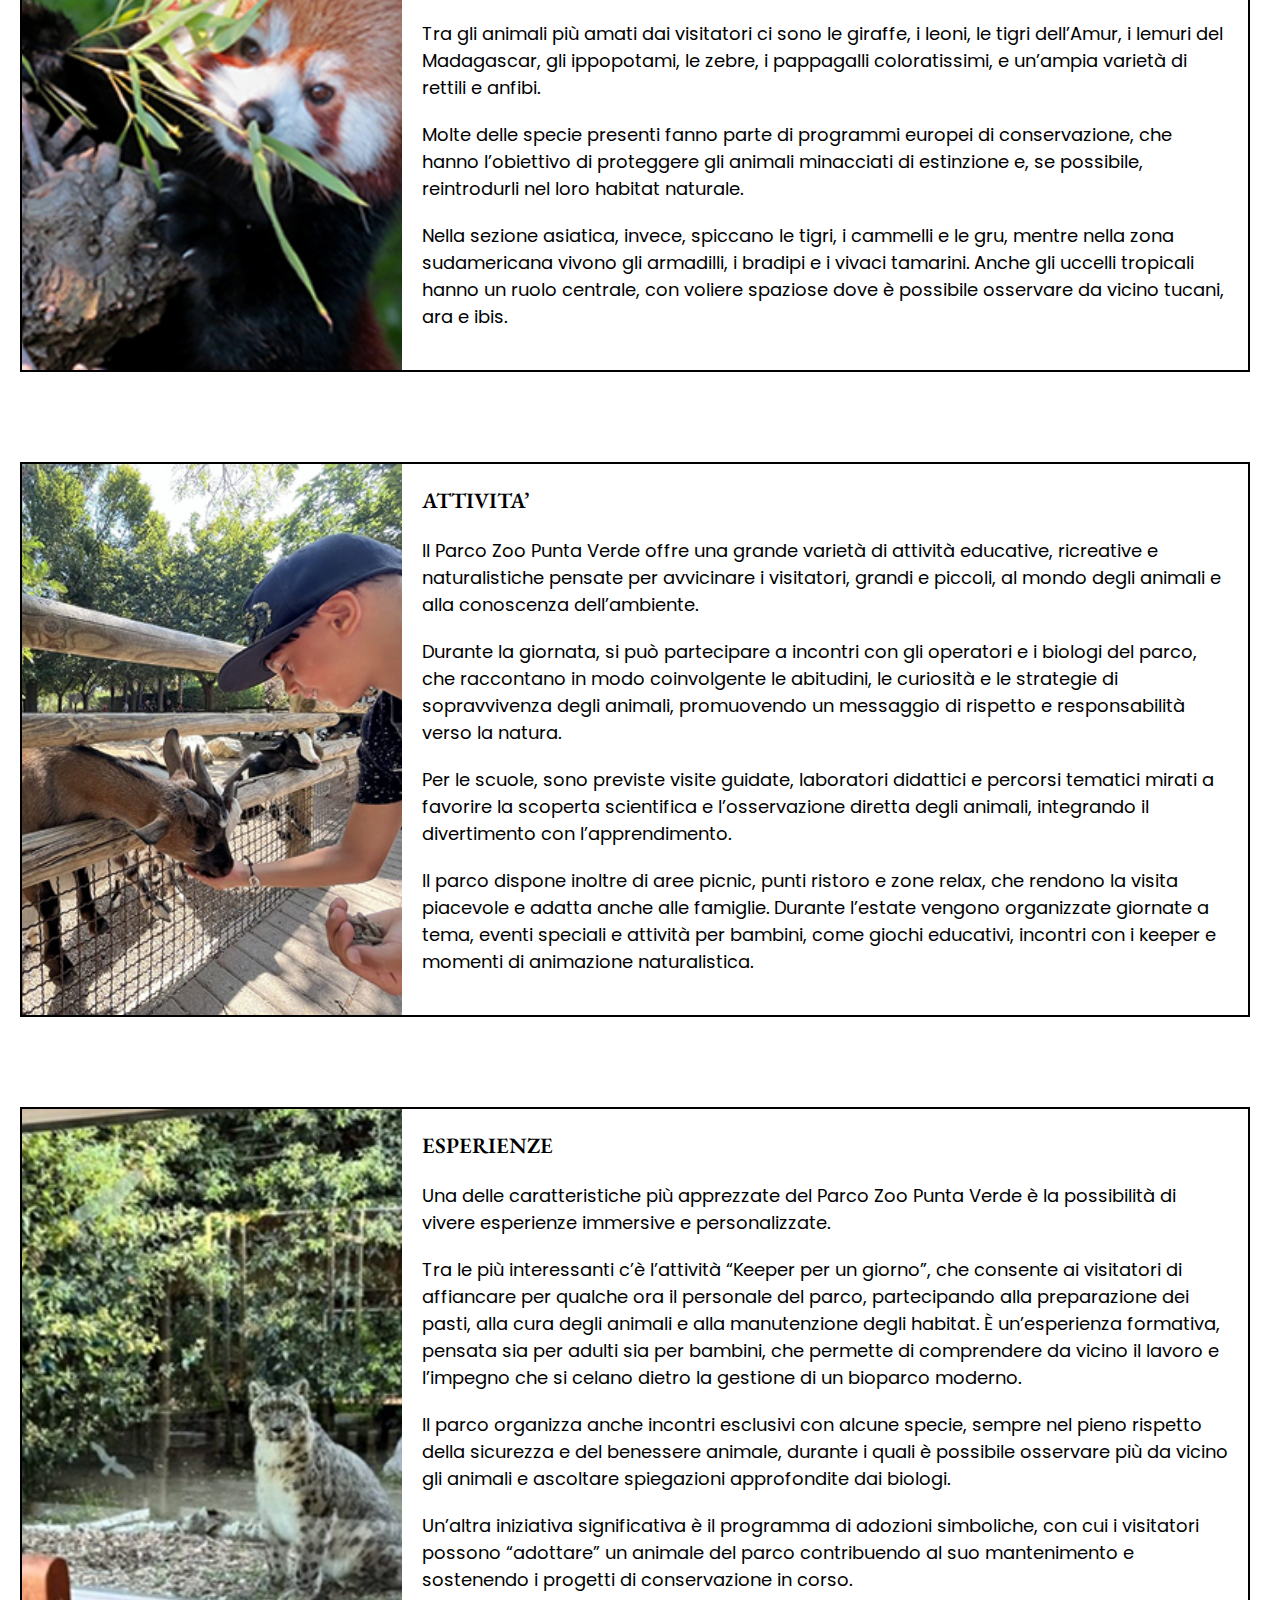
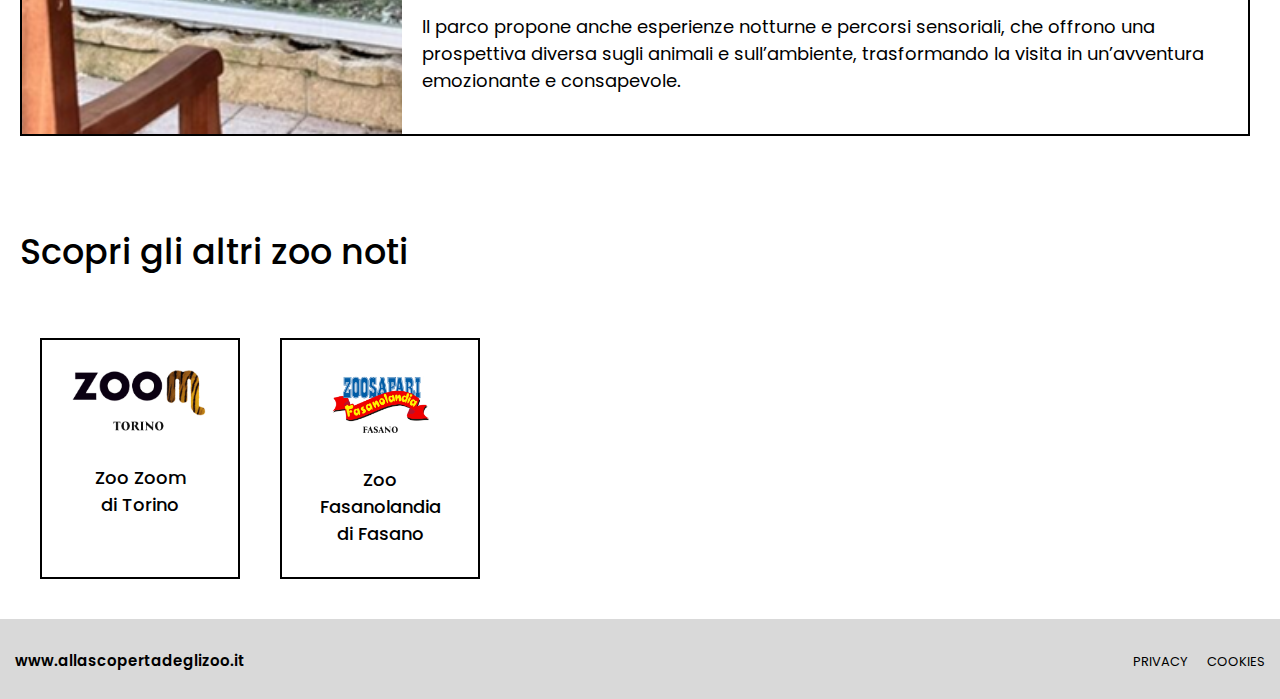
<file: puntaverde-lignano.html>
<!DOCTYPE html>
<html lang="en">
<head>
    <meta charset="UTF-8">
    <meta name="viewport" content="width=device-width, initial-scale=1.0">
    <title>Zoo</title>
    <link rel="stylesheet" href="css/style.css">
    <link href="https://fonts.googleapis.com/css2?family=Poppins&display=swap" rel="stylesheet">
    <link href="https://fonts.googleapis.com/css2?family=EB+Garamond&display=swap" rel="stylesheet">
</head>
<body>
    <header >
        <div class="contenitore">
        <div><a href="index.html" class="marchio">
            <svg width="115" height="15" viewBox="0 0 115 15" fill="none" xmlns="http://www.w3.org/2000/svg">
<path d="M6.8 10.7H13.34V14H4.27663e-06V12.58L6.38 3.54H0.480004V0.24H13.18V1.66L6.8 10.7ZM22.2736 -9.53674e-07C24.6469 -9.53674e-07 26.4803 0.606666 27.7736 1.82C29.0669 3.03333 29.7136 4.8 29.7136 7.12C29.7136 9.44 29.0669 11.2067 27.7736 12.42C26.4803 13.6333 24.6469 14.24 22.2736 14.24C19.9003 14.24 18.0669 13.64 16.7736 12.44C15.4936 11.2267 14.8536 9.45333 14.8536 7.12C14.8536 4.78667 15.4936 3.02 16.7736 1.82C18.0669 0.606666 19.9003 -9.53674e-07 22.2736 -9.53674e-07ZM22.2736 3.3C21.3269 3.3 20.6069 3.58667 20.1136 4.16C19.6203 4.73333 19.3736 5.50667 19.3736 6.48V7.76C19.3736 8.73333 19.6203 9.50667 20.1136 10.08C20.6069 10.6533 21.3269 10.94 22.2736 10.94C23.2203 10.94 23.9403 10.6533 24.4336 10.08C24.9403 9.50667 25.1936 8.73333 25.1936 7.76V6.48C25.1936 5.50667 24.9403 4.73333 24.4336 4.16C23.9403 3.58667 23.2203 3.3 22.2736 3.3ZM38.9338 -9.53674e-07C41.3071 -9.53674e-07 43.1404 0.606666 44.4338 1.82C45.7271 3.03333 46.3738 4.8 46.3738 7.12C46.3738 9.44 45.7271 11.2067 44.4338 12.42C43.1404 13.6333 41.3071 14.24 38.9338 14.24C36.5604 14.24 34.7271 13.64 33.4338 12.44C32.1538 11.2267 31.5138 9.45333 31.5138 7.12C31.5138 4.78667 32.1538 3.02 33.4338 1.82C34.7271 0.606666 36.5604 -9.53674e-07 38.9338 -9.53674e-07ZM38.9338 3.3C37.9871 3.3 37.2671 3.58667 36.7738 4.16C36.2804 4.73333 36.0338 5.50667 36.0338 6.48V7.76C36.0338 8.73333 36.2804 9.50667 36.7738 10.08C37.2671 10.6533 37.9871 10.94 38.9338 10.94C39.8804 10.94 40.6004 10.6533 41.0938 10.08C41.6004 9.50667 41.8538 8.73333 41.8538 7.76V6.48C41.8538 5.50667 41.6004 4.73333 41.0938 4.16C40.6004 3.58667 39.8804 3.3 38.9338 3.3ZM56.4739 0.24C57.3272 0.24 58.0872 0.439999 58.7539 0.839999C59.4206 1.22667 59.9406 1.76667 60.3139 2.46C60.6872 3.14 60.8739 3.90667 60.8739 4.76V5.02C60.8739 5.87333 60.6872 6.64667 60.3139 7.34C59.9406 8.03333 59.4206 8.58 58.7539 8.98C58.0872 9.36667 57.3272 9.56 56.4739 9.56H53.1739V14H48.7539V0.24H56.4739ZM53.1739 6.34H54.9939C55.4606 6.34 55.8072 6.22 56.0339 5.98C56.2739 5.74 56.3939 5.41333 56.3939 5V4.84C56.3939 4.41333 56.2739 4.08667 56.0339 3.86C55.8072 3.62 55.4606 3.5 54.9939 3.5H53.1739V6.34ZM63.1875 0.24H75.0875V3.54H67.6075V5.44H74.0075V8.6H67.6075V10.7H75.2275V14H63.1875V0.24ZM83.5811 0.24C88.3944 0.24 90.8011 2.53333 90.8011 7.12C90.8011 11.7067 88.3944 14 83.5811 14H77.6211V0.24H83.5811ZM82.0411 10.7H83.5011C85.3544 10.7 86.2811 9.70667 86.2811 7.72V6.52C86.2811 4.53333 85.3544 3.54 83.5011 3.54H82.0411V10.7ZM93.3875 14V0.24H97.8075V14H93.3875ZM110.181 14L109.601 12.06H104.781L104.201 14H99.6809L104.701 0.24H109.841L114.861 14H110.181ZM105.701 8.98H108.681L107.241 4.08H107.161L105.701 8.98Z" fill="black"/>
            </svg>
            <svg width="139" height="13" viewBox="0 0 139 13" fill="none" xmlns="http://www.w3.org/2000/svg">
            <path d="M-7.19912e-06 10.122L3.79399 0.518001H5.54399L9.35199 10.122H7.90999L6.97199 7.742H2.29599L1.37199 10.122H-7.19912e-06ZM2.72999 6.608H6.52399L5.36199 3.598C5.33399 3.514 5.29199 3.39733 5.23599 3.248C5.17999 3.09867 5.11933 2.93533 5.05399 2.758C4.98866 2.57133 4.92333 2.38467 4.85799 2.198C4.79266 2.002 4.73199 1.82467 4.67599 1.666H4.59199C4.52666 1.85267 4.45199 2.06733 4.36799 2.31C4.28399 2.55267 4.19999 2.79067 4.11599 3.024C4.03199 3.248 3.96199 3.43933 3.90599 3.598L2.72999 6.608ZM10.411 10.122V9.53674e-07H11.643V10.122H10.411ZM13.5555 10.122V9.53674e-07H14.7875V10.122H13.5555ZM18.548 10.29C18.2774 10.29 18.0067 10.2573 17.736 10.192C17.4654 10.1267 17.2134 10.0193 16.98 9.87C16.7467 9.72067 16.56 9.51533 16.42 9.254C16.28 8.98333 16.21 8.64733 16.21 8.246C16.21 7.742 16.3314 7.32667 16.574 7C16.8167 6.67333 17.1527 6.42133 17.582 6.244C18.0207 6.05733 18.5387 5.93133 19.136 5.866C19.7334 5.79133 20.382 5.754 21.082 5.754V4.914C21.082 4.64333 21.0354 4.41 20.942 4.214C20.8487 4.018 20.6807 3.86867 20.438 3.766C20.2047 3.654 19.8687 3.598 19.43 3.598C19.01 3.598 18.674 3.654 18.422 3.766C18.1794 3.86867 18.0067 4.004 17.904 4.172C17.8107 4.34 17.764 4.52667 17.764 4.732V4.942H16.574C16.5647 4.89533 16.56 4.84867 16.56 4.802C16.56 4.75533 16.56 4.69933 16.56 4.634C16.56 4.186 16.6814 3.81267 16.924 3.514C17.176 3.206 17.526 2.97733 17.974 2.828C18.422 2.66933 18.9354 2.59 19.514 2.59C20.13 2.59 20.6434 2.67867 21.054 2.856C21.474 3.03333 21.7867 3.28533 21.992 3.612C22.2067 3.93867 22.314 4.33067 22.314 4.788V8.778C22.314 8.95533 22.356 9.08133 22.44 9.156C22.524 9.22133 22.6267 9.254 22.748 9.254H23.294V10.066C23.1634 10.122 23.0187 10.1687 22.86 10.206C22.7014 10.2527 22.5194 10.276 22.314 10.276C22.0714 10.276 21.8707 10.2247 21.712 10.122C21.5534 10.0287 21.432 9.898 21.348 9.73C21.264 9.55267 21.208 9.35667 21.18 9.142H21.082C20.914 9.37533 20.6994 9.58067 20.438 9.758C20.186 9.926 19.9014 10.0567 19.584 10.15C19.2667 10.2433 18.9214 10.29 18.548 10.29ZM18.856 9.254C19.1547 9.254 19.4347 9.20733 19.696 9.114C19.9667 9.02067 20.2047 8.89 20.41 8.722C20.6154 8.54467 20.7787 8.33467 20.9 8.092C21.0214 7.84933 21.082 7.58333 21.082 7.294V6.678C20.326 6.678 19.682 6.72 19.15 6.804C18.618 6.888 18.2074 7.03733 17.918 7.252C17.638 7.46667 17.498 7.77 17.498 8.162C17.498 8.414 17.554 8.61933 17.666 8.778C17.778 8.93667 17.9367 9.058 18.142 9.142C18.3474 9.21667 18.5854 9.254 18.856 9.254ZM29.8307 10.29C29.3267 10.29 28.8834 10.2387 28.5007 10.136C28.118 10.0333 27.8007 9.884 27.5487 9.688C27.2967 9.492 27.1054 9.25867 26.9747 8.988C26.844 8.71733 26.7787 8.40933 26.7787 8.064C26.7787 8.01733 26.7787 7.97533 26.7787 7.938C26.7787 7.89133 26.7834 7.854 26.7927 7.826H28.0107C28.0014 7.86333 27.9967 7.896 27.9967 7.924C27.9967 7.952 27.9967 7.98 27.9967 8.008C28.006 8.33467 28.09 8.59133 28.2487 8.778C28.4167 8.96467 28.6454 9.09533 28.9347 9.17C29.224 9.24467 29.546 9.282 29.9007 9.282C30.2087 9.282 30.4934 9.24467 30.7547 9.17C31.016 9.086 31.2214 8.96467 31.3707 8.806C31.5294 8.638 31.6087 8.428 31.6087 8.176C31.6087 7.868 31.506 7.63467 31.3007 7.476C31.1047 7.308 30.8434 7.17733 30.5167 7.084C30.19 6.99067 29.8494 6.89267 29.4947 6.79C29.196 6.706 28.8974 6.61267 28.5987 6.51C28.3 6.40733 28.0294 6.28133 27.7867 6.132C27.5534 5.98267 27.362 5.79133 27.2127 5.558C27.0727 5.31533 27.0027 5.012 27.0027 4.648C27.0027 4.32133 27.068 4.032 27.1987 3.78C27.3387 3.528 27.5347 3.31333 27.7867 3.136C28.0387 2.95867 28.342 2.828 28.6967 2.744C29.0607 2.65067 29.462 2.604 29.9007 2.604C30.3674 2.604 30.7734 2.65533 31.1187 2.758C31.4734 2.86067 31.7674 3.00533 32.0007 3.192C32.234 3.37867 32.4067 3.59333 32.5187 3.836C32.6307 4.06933 32.6867 4.32133 32.6867 4.592C32.6867 4.648 32.6867 4.704 32.6867 4.76C32.6867 4.80667 32.682 4.844 32.6727 4.872H31.4687V4.718C31.4687 4.53133 31.4174 4.354 31.3147 4.186C31.2214 4.00867 31.0534 3.86867 30.8107 3.766C30.5774 3.654 30.2507 3.598 29.8307 3.598C29.56 3.598 29.3267 3.62133 29.1307 3.668C28.9347 3.70533 28.7714 3.77067 28.6407 3.864C28.51 3.948 28.412 4.05067 28.3467 4.172C28.2814 4.284 28.2487 4.41467 28.2487 4.564C28.2487 4.80667 28.328 4.99333 28.4867 5.124C28.6454 5.25467 28.8554 5.362 29.1167 5.446C29.3874 5.53 29.6767 5.62333 29.9847 5.726C30.3114 5.81933 30.6427 5.91733 30.9787 6.02C31.324 6.11333 31.6367 6.23467 31.9167 6.384C32.206 6.53333 32.4347 6.73867 32.6027 7C32.78 7.252 32.8687 7.588 32.8687 8.008C32.8687 8.4 32.794 8.74067 32.6447 9.03C32.4954 9.31933 32.2807 9.55733 32.0007 9.744C31.73 9.93067 31.408 10.066 31.0347 10.15C30.6707 10.2433 30.2694 10.29 29.8307 10.29ZM37.1914 10.29C36.4821 10.29 35.8848 10.1547 35.3994 9.884C34.9234 9.604 34.5594 9.17933 34.3074 8.61C34.0648 8.03133 33.9434 7.308 33.9434 6.44C33.9434 5.572 34.0648 4.85333 34.3074 4.284C34.5594 3.71467 34.9281 3.29 35.4134 3.01C35.9081 2.73 36.5148 2.59 37.2334 2.59C37.7374 2.59 38.1714 2.65533 38.5354 2.786C38.9088 2.91667 39.2168 3.108 39.4594 3.36C39.7021 3.612 39.8794 3.91533 39.9914 4.27C40.1128 4.62467 40.1734 5.03067 40.1734 5.488H38.9274C38.9274 5.05867 38.8668 4.70867 38.7454 4.438C38.6334 4.158 38.4514 3.95267 38.1994 3.822C37.9474 3.682 37.6161 3.612 37.2054 3.612C36.7948 3.612 36.4401 3.70533 36.1414 3.892C35.8428 4.06933 35.6141 4.354 35.4554 4.746C35.2968 5.138 35.2174 5.656 35.2174 6.3V6.594C35.2174 7.20067 35.2921 7.70467 35.4414 8.106C35.6001 8.50733 35.8288 8.80133 36.1274 8.988C36.4261 9.17467 36.7901 9.268 37.2194 9.268C37.6394 9.268 37.9754 9.19333 38.2274 9.044C38.4888 8.89467 38.6754 8.68 38.7874 8.4C38.9088 8.12 38.9694 7.784 38.9694 7.392H40.1734C40.1734 7.80267 40.1128 8.18533 39.9914 8.54C39.8794 8.89467 39.7021 9.20267 39.4594 9.464C39.2168 9.72533 38.9088 9.93067 38.5354 10.08C38.1621 10.22 37.7141 10.29 37.1914 10.29ZM44.6752 10.29C43.9285 10.29 43.2985 10.1547 42.7852 9.884C42.2812 9.604 41.8939 9.17933 41.6232 8.61C41.3619 8.04067 41.2312 7.31733 41.2312 6.44C41.2312 5.55333 41.3619 4.83 41.6232 4.27C41.8939 3.70067 42.2812 3.28067 42.7852 3.01C43.2985 2.73 43.9285 2.59 44.6752 2.59C45.4219 2.59 46.0472 2.73 46.5512 3.01C47.0645 3.28067 47.4519 3.70067 47.7132 4.27C47.9745 4.83 48.1052 5.55333 48.1052 6.44C48.1052 7.31733 47.9745 8.04067 47.7132 8.61C47.4519 9.17933 47.0645 9.604 46.5512 9.884C46.0472 10.1547 45.4219 10.29 44.6752 10.29ZM44.6752 9.254C45.1512 9.254 45.5479 9.16067 45.8652 8.974C46.1825 8.78733 46.4205 8.498 46.5792 8.106C46.7472 7.70467 46.8312 7.20067 46.8312 6.594V6.286C46.8312 5.67 46.7472 5.166 46.5792 4.774C46.4205 4.382 46.1825 4.09267 45.8652 3.906C45.5479 3.71933 45.1512 3.626 44.6752 3.626C44.1992 3.626 43.7979 3.71933 43.4712 3.906C43.1539 4.09267 42.9159 4.382 42.7572 4.774C42.5985 5.166 42.5192 5.67 42.5192 6.286V6.594C42.5192 7.20067 42.5985 7.70467 42.7572 8.106C42.9159 8.498 43.1539 8.78733 43.4712 8.974C43.7979 9.16067 44.1992 9.254 44.6752 9.254ZM49.6356 12.544V2.758H50.6156L50.7416 3.808H50.8396C51.0916 3.39733 51.4136 3.094 51.8056 2.898C52.1976 2.69267 52.6409 2.59 53.1356 2.59C53.7516 2.59 54.2742 2.72533 54.7036 2.996C55.1329 3.26667 55.4642 3.69133 55.6976 4.27C55.9309 4.83933 56.0476 5.58133 56.0476 6.496C56.0476 7.35467 55.9262 8.06867 55.6836 8.638C55.4502 9.198 55.1189 9.61333 54.6896 9.884C54.2602 10.1547 53.7609 10.29 53.1916 10.29C52.8742 10.29 52.5756 10.2527 52.2956 10.178C52.0156 10.1033 51.7636 9.98667 51.5396 9.828C51.3156 9.66 51.1196 9.45 50.9516 9.198H50.8676V12.544H49.6356ZM52.7996 9.212C53.2569 9.212 53.6302 9.12333 53.9196 8.946C54.2089 8.75933 54.4236 8.47467 54.5636 8.092C54.7036 7.7 54.7736 7.20067 54.7736 6.594V6.3C54.7736 5.656 54.6989 5.14267 54.5496 4.76C54.4002 4.368 54.1809 4.088 53.8916 3.92C53.6116 3.752 53.2616 3.668 52.8416 3.668C52.3842 3.668 52.0062 3.77067 51.7076 3.976C51.4182 4.172 51.2036 4.47067 51.0636 4.872C50.9329 5.27333 50.8676 5.76333 50.8676 6.342V6.552C50.8676 7.06533 50.9142 7.49467 51.0076 7.84C51.1102 8.176 51.2502 8.44667 51.4276 8.652C51.6142 8.85733 51.8242 9.002 52.0576 9.086C52.2909 9.17 52.5382 9.212 52.7996 9.212ZM60.5189 10.29C59.7909 10.29 59.1749 10.1547 58.6709 9.884C58.1763 9.604 57.7983 9.17933 57.5369 8.61C57.2849 8.04067 57.1589 7.31733 57.1589 6.44C57.1589 5.55333 57.2849 4.83 57.5369 4.27C57.7983 3.70067 58.1809 3.28067 58.6849 3.01C59.1889 2.73 59.8189 2.59 60.5749 2.59C61.2656 2.59 61.8443 2.72533 62.3109 2.996C62.7776 3.25733 63.1276 3.654 63.3609 4.186C63.6036 4.70867 63.7249 5.36667 63.7249 6.16V6.748H58.4329C58.4516 7.336 58.5356 7.82133 58.6849 8.204C58.8436 8.57733 59.0769 8.85267 59.3849 9.03C59.6929 9.198 60.0803 9.282 60.5469 9.282C60.8643 9.282 61.1396 9.24467 61.3729 9.17C61.6156 9.086 61.8163 8.96933 61.9749 8.82C62.1429 8.67067 62.2689 8.49333 62.3529 8.288C62.4369 8.08267 62.4836 7.85867 62.4929 7.616H63.6969C63.6876 8.008 63.6129 8.372 63.4729 8.708C63.3329 9.03467 63.1276 9.31467 62.8569 9.548C62.5863 9.78133 62.2549 9.96333 61.8629 10.094C61.4709 10.2247 61.0229 10.29 60.5189 10.29ZM58.4609 5.824H62.4509C62.4509 5.41333 62.4043 5.068 62.3109 4.788C62.2176 4.508 62.0823 4.27933 61.9049 4.102C61.7369 3.92467 61.5363 3.79867 61.3029 3.724C61.0789 3.64 60.8223 3.598 60.5329 3.598C60.1036 3.598 59.7396 3.67733 59.4409 3.836C59.1423 3.99467 58.9136 4.23733 58.7549 4.564C58.5963 4.89067 58.4983 5.31067 58.4609 5.824ZM65.2489 10.122V2.758H66.2429L66.3549 3.976H66.4529C66.5275 3.74267 66.6302 3.52333 66.7609 3.318C66.8915 3.10333 67.0689 2.93067 67.2929 2.8C67.5169 2.66 67.7922 2.59 68.1189 2.59C68.2589 2.59 68.3849 2.604 68.4969 2.632C68.6182 2.65067 68.7069 2.674 68.7629 2.702V3.836H68.3009C67.9835 3.836 67.7082 3.892 67.4749 4.004C67.2509 4.10667 67.0642 4.256 66.9149 4.452C66.7655 4.648 66.6535 4.88133 66.5789 5.152C66.5135 5.42267 66.4809 5.712 66.4809 6.02V10.122H65.2489ZM71.6193 10.29C71.2366 10.29 70.938 10.22 70.7233 10.08C70.5086 9.93067 70.3546 9.73933 70.2613 9.506C70.168 9.26333 70.1213 9.00667 70.1213 8.736V3.794H69.1693V2.758H70.1493L70.3733 0.700001H71.3533V2.758H72.7393V3.794H71.3533V8.554C71.3533 8.78733 71.3953 8.96467 71.4793 9.086C71.5633 9.198 71.722 9.254 71.9553 9.254H72.7393V10.066C72.646 10.1127 72.534 10.15 72.4033 10.178C72.2726 10.206 72.1373 10.2293 71.9973 10.248C71.8666 10.276 71.7406 10.29 71.6193 10.29ZM75.9015 10.29C75.6309 10.29 75.3602 10.2573 75.0895 10.192C74.8189 10.1267 74.5669 10.0193 74.3335 9.87C74.1002 9.72067 73.9135 9.51533 73.7735 9.254C73.6335 8.98333 73.5635 8.64733 73.5635 8.246C73.5635 7.742 73.6849 7.32667 73.9275 7C74.1702 6.67333 74.5062 6.42133 74.9355 6.244C75.3742 6.05733 75.8922 5.93133 76.4895 5.866C77.0869 5.79133 77.7355 5.754 78.4355 5.754V4.914C78.4355 4.64333 78.3889 4.41 78.2955 4.214C78.2022 4.018 78.0342 3.86867 77.7915 3.766C77.5582 3.654 77.2222 3.598 76.7835 3.598C76.3635 3.598 76.0275 3.654 75.7755 3.766C75.5329 3.86867 75.3602 4.004 75.2575 4.172C75.1642 4.34 75.1175 4.52667 75.1175 4.732V4.942H73.9275C73.9182 4.89533 73.9135 4.84867 73.9135 4.802C73.9135 4.75533 73.9135 4.69933 73.9135 4.634C73.9135 4.186 74.0349 3.81267 74.2775 3.514C74.5295 3.206 74.8795 2.97733 75.3275 2.828C75.7755 2.66933 76.2889 2.59 76.8675 2.59C77.4835 2.59 77.9969 2.67867 78.4075 2.856C78.8275 3.03333 79.1402 3.28533 79.3455 3.612C79.5602 3.93867 79.6675 4.33067 79.6675 4.788V8.778C79.6675 8.95533 79.7095 9.08133 79.7935 9.156C79.8775 9.22133 79.9802 9.254 80.1015 9.254H80.6475V10.066C80.5169 10.122 80.3722 10.1687 80.2135 10.206C80.0549 10.2527 79.8729 10.276 79.6675 10.276C79.4249 10.276 79.2242 10.2247 79.0655 10.122C78.9069 10.0287 78.7855 9.898 78.7015 9.73C78.6175 9.55267 78.5615 9.35667 78.5335 9.142H78.4355C78.2675 9.37533 78.0529 9.58067 77.7915 9.758C77.5395 9.926 77.2549 10.0567 76.9375 10.15C76.6202 10.2433 76.2749 10.29 75.9015 10.29ZM76.2095 9.254C76.5082 9.254 76.7882 9.20733 77.0495 9.114C77.3202 9.02067 77.5582 8.89 77.7635 8.722C77.9689 8.54467 78.1322 8.33467 78.2535 8.092C78.3749 7.84933 78.4355 7.58333 78.4355 7.294V6.678C77.6795 6.678 77.0355 6.72 76.5035 6.804C75.9715 6.888 75.5609 7.03733 75.2715 7.252C74.9915 7.46667 74.8515 7.77 74.8515 8.162C74.8515 8.414 74.9075 8.61933 75.0195 8.778C75.1315 8.93667 75.2902 9.058 75.4955 9.142C75.7009 9.21667 75.9389 9.254 76.2095 9.254ZM87.1142 10.29C86.5076 10.29 85.9849 10.1547 85.5462 9.884C85.1169 9.61333 84.7809 9.19333 84.5382 8.624C84.3049 8.04533 84.1882 7.29867 84.1882 6.384C84.1882 5.516 84.3096 4.802 84.5522 4.242C84.7949 3.682 85.1309 3.26667 85.5602 2.996C85.9896 2.72533 86.4889 2.59 87.0582 2.59C87.3849 2.59 87.6882 2.62733 87.9682 2.702C88.2482 2.77667 88.4956 2.89333 88.7102 3.052C88.9342 3.21067 89.1302 3.42067 89.2982 3.682H89.3822V9.53674e-07H90.6142V10.122H89.6202L89.5082 9.072H89.4102C89.1582 9.48267 88.8316 9.79067 88.4302 9.996C88.0289 10.192 87.5902 10.29 87.1142 10.29ZM87.4082 9.212C87.8749 9.212 88.2529 9.10933 88.5422 8.904C88.8316 8.69867 89.0416 8.4 89.1722 8.008C89.3122 7.616 89.3822 7.13067 89.3822 6.552V6.328C89.3822 5.824 89.3309 5.39933 89.2282 5.054C89.1256 4.70867 88.9856 4.43333 88.8082 4.228C88.6309 4.02267 88.4256 3.878 88.1922 3.794C87.9589 3.71 87.7116 3.668 87.4502 3.668C86.9929 3.668 86.6196 3.76133 86.3302 3.948C86.0409 4.12533 85.8262 4.41 85.6862 4.802C85.5462 5.18467 85.4762 5.684 85.4762 6.3V6.594C85.4762 7.22867 85.5509 7.742 85.7002 8.134C85.8496 8.51667 86.0642 8.792 86.3442 8.96C86.6336 9.128 86.9882 9.212 87.4082 9.212ZM95.4916 10.29C94.7636 10.29 94.1476 10.1547 93.6436 9.884C93.1489 9.604 92.7709 9.17933 92.5096 8.61C92.2576 8.04067 92.1316 7.31733 92.1316 6.44C92.1316 5.55333 92.2576 4.83 92.5096 4.27C92.7709 3.70067 93.1536 3.28067 93.6576 3.01C94.1616 2.73 94.7916 2.59 95.5476 2.59C96.2383 2.59 96.8169 2.72533 97.2836 2.996C97.7503 3.25733 98.1003 3.654 98.3336 4.186C98.5763 4.70867 98.6976 5.36667 98.6976 6.16V6.748H93.4056C93.4243 7.336 93.5083 7.82133 93.6576 8.204C93.8163 8.57733 94.0496 8.85267 94.3576 9.03C94.6656 9.198 95.0529 9.282 95.5196 9.282C95.8369 9.282 96.1123 9.24467 96.3456 9.17C96.5883 9.086 96.7889 8.96933 96.9476 8.82C97.1156 8.67067 97.2416 8.49333 97.3256 8.288C97.4096 8.08267 97.4563 7.85867 97.4656 7.616H98.6696C98.6603 8.008 98.5856 8.372 98.4456 8.708C98.3056 9.03467 98.1003 9.31467 97.8296 9.548C97.5589 9.78133 97.2276 9.96333 96.8356 10.094C96.4436 10.2247 95.9956 10.29 95.4916 10.29ZM93.4336 5.824H97.4236C97.4236 5.41333 97.3769 5.068 97.2836 4.788C97.1903 4.508 97.0549 4.27933 96.8776 4.102C96.7096 3.92467 96.5089 3.79867 96.2756 3.724C96.0516 3.64 95.7949 3.598 95.5056 3.598C95.0763 3.598 94.7123 3.67733 94.4136 3.836C94.1149 3.99467 93.8863 4.23733 93.7276 4.564C93.5689 4.89067 93.4709 5.31067 93.4336 5.824ZM101.468 12.67C101.113 12.67 100.786 12.5953 100.488 12.446C100.189 12.306 99.9508 12.1007 99.7735 11.83C99.5962 11.5593 99.5075 11.2373 99.5075 10.864C99.5075 10.4533 99.6195 10.1127 99.8435 9.842C100.077 9.57133 100.352 9.37067 100.67 9.24C100.436 9.128 100.254 8.974 100.124 8.778C99.9928 8.57267 99.9275 8.34867 99.9275 8.106C99.9275 7.77933 100.044 7.504 100.278 7.28C100.52 7.056 100.814 6.90667 101.16 6.832C100.842 6.62667 100.59 6.36533 100.404 6.048C100.226 5.72133 100.138 5.362 100.138 4.97C100.138 4.50333 100.245 4.09267 100.46 3.738C100.684 3.38333 101.02 3.10333 101.468 2.898C101.925 2.69267 102.48 2.59 103.134 2.59C103.432 2.59 103.712 2.61333 103.974 2.66C104.235 2.69733 104.468 2.76267 104.674 2.856C105 2.70667 105.243 2.51533 105.402 2.282C105.57 2.04867 105.672 1.81067 105.71 1.568H106.928C106.928 1.848 106.862 2.114 106.732 2.366C106.61 2.60867 106.442 2.814 106.228 2.982C106.013 3.14067 105.752 3.248 105.444 3.304C105.677 3.528 105.85 3.78 105.962 4.06C106.083 4.34 106.144 4.64333 106.144 4.97C106.144 5.43667 106.032 5.852 105.808 6.216C105.593 6.57067 105.266 6.85067 104.828 7.056C104.389 7.26133 103.838 7.364 103.176 7.364H102.028C101.776 7.364 101.57 7.41533 101.412 7.518C101.253 7.61133 101.174 7.76533 101.174 7.98C101.174 8.16667 101.253 8.32067 101.412 8.442C101.57 8.554 101.776 8.61 102.028 8.61H105.024C105.565 8.61 106.008 8.792 106.354 9.156C106.699 9.51067 106.872 9.968 106.872 10.528C106.872 10.9293 106.769 11.2887 106.564 11.606C106.368 11.9327 106.088 12.1893 105.724 12.376C105.369 12.572 104.954 12.67 104.478 12.67H101.468ZM101.818 11.732H104.464C104.678 11.732 104.874 11.6853 105.052 11.592C105.229 11.508 105.369 11.3867 105.472 11.228C105.574 11.0693 105.626 10.8967 105.626 10.71C105.626 10.3927 105.532 10.1407 105.346 9.954C105.159 9.76733 104.926 9.674 104.646 9.674H101.818C101.519 9.674 101.267 9.77667 101.062 9.982C100.856 10.178 100.754 10.4207 100.754 10.71C100.754 11.018 100.856 11.2653 101.062 11.452C101.267 11.6387 101.519 11.732 101.818 11.732ZM103.148 6.44C103.745 6.44 104.188 6.30933 104.478 6.048C104.767 5.78667 104.912 5.42733 104.912 4.97C104.912 4.522 104.767 4.16733 104.478 3.906C104.188 3.64467 103.745 3.514 103.148 3.514C102.55 3.514 102.102 3.64467 101.804 3.906C101.514 4.16733 101.37 4.522 101.37 4.97C101.37 5.25933 101.435 5.516 101.566 5.74C101.696 5.964 101.892 6.13667 102.154 6.258C102.415 6.37933 102.746 6.44 103.148 6.44ZM108.001 10.122V9.53674e-07H109.233V10.122H108.001ZM111.145 1.372V9.53674e-07H112.377V1.372H111.145ZM111.145 10.122V2.758H112.377V10.122H111.145ZM116.684 10.122V9.464L120.786 3.794H116.978V2.758H122.55V3.402L118.434 9.086H122.774V10.122H116.684ZM126.939 10.29C126.192 10.29 125.562 10.1547 125.049 9.884C124.545 9.604 124.158 9.17933 123.887 8.61C123.626 8.04067 123.495 7.31733 123.495 6.44C123.495 5.55333 123.626 4.83 123.887 4.27C124.158 3.70067 124.545 3.28067 125.049 3.01C125.562 2.73 126.192 2.59 126.939 2.59C127.686 2.59 128.311 2.73 128.815 3.01C129.328 3.28067 129.716 3.70067 129.977 4.27C130.238 4.83 130.369 5.55333 130.369 6.44C130.369 7.31733 130.238 8.04067 129.977 8.61C129.716 9.17933 129.328 9.604 128.815 9.884C128.311 10.1547 127.686 10.29 126.939 10.29ZM126.939 9.254C127.415 9.254 127.812 9.16067 128.129 8.974C128.446 8.78733 128.684 8.498 128.843 8.106C129.011 7.70467 129.095 7.20067 129.095 6.594V6.286C129.095 5.67 129.011 5.166 128.843 4.774C128.684 4.382 128.446 4.09267 128.129 3.906C127.812 3.71933 127.415 3.626 126.939 3.626C126.463 3.626 126.062 3.71933 125.735 3.906C125.418 4.09267 125.18 4.382 125.021 4.774C124.862 5.166 124.783 5.67 124.783 6.286V6.594C124.783 7.20067 124.862 7.70467 125.021 8.106C125.18 8.498 125.418 8.78733 125.735 8.974C126.062 9.16067 126.463 9.254 126.939 9.254ZM134.923 10.29C134.177 10.29 133.547 10.1547 133.033 9.884C132.529 9.604 132.142 9.17933 131.871 8.61C131.61 8.04067 131.479 7.31733 131.479 6.44C131.479 5.55333 131.61 4.83 131.871 4.27C132.142 3.70067 132.529 3.28067 133.033 3.01C133.547 2.73 134.177 2.59 134.923 2.59C135.67 2.59 136.295 2.73 136.799 3.01C137.313 3.28067 137.7 3.70067 137.961 4.27C138.223 4.83 138.353 5.55333 138.353 6.44C138.353 7.31733 138.223 8.04067 137.961 8.61C137.7 9.17933 137.313 9.604 136.799 9.884C136.295 10.1547 135.67 10.29 134.923 10.29ZM134.923 9.254C135.399 9.254 135.796 9.16067 136.113 8.974C136.431 8.78733 136.669 8.498 136.827 8.106C136.995 7.70467 137.079 7.20067 137.079 6.594V6.286C137.079 5.67 136.995 5.166 136.827 4.774C136.669 4.382 136.431 4.09267 136.113 3.906C135.796 3.71933 135.399 3.626 134.923 3.626C134.447 3.626 134.046 3.71933 133.719 3.906C133.402 4.09267 133.164 4.382 133.005 4.774C132.847 5.166 132.767 5.67 132.767 6.286V6.594C132.767 7.20067 132.847 7.70467 133.005 8.106C133.164 8.498 133.402 8.78733 133.719 8.974C134.046 9.16067 134.447 9.254 134.923 9.254Z" fill="black"/>
            </svg>
        </a></div>
        <div class="navigazione">
            <nav>
                <ul class="">
                    <li><a href="index.html">HOME</a></li>
                    <li><a href="cosasono.html">COSA SONO</a></li>
                    <li><a href="tipizoo.html">TIPI DI ZOO</a></li>
                    <li><a href="zoonoti.html" class="colore-nav">ZOO NOTI</a></li>
                </ul>
            </nav>
        </div>
        </div>
    </header>
    
<main>
    <img src="img/lignano-header.png" alt="">

    <section class="contenitore">

        <div class="blocco-zoo">
            <img src="img/lignano-img1.png" alt="">
            <div class="zoo-paragrafi">
                <p class="grassetto">STRUTTURA</p>

                <p>Il Parco Zoo Punta Verde si trova a Lignano Sabbiadoro, in Friuli Venezia Giulia, immerso nella tranquillità del fiume Tagliamento, tra il mare Adriatico e le pinete dell’entroterra. </p>

                <p>Fondato nei primi anni Ottanta, il parco si estende oggi su circa 10 ettari di superficie, coperti da una ricca vegetazione e da ampie aree verdi, che offrono un ambiente accogliente e naturale sia per gli animali che per i visitatori. </p>
                <p>Punta Verde si presenta come un giardino zoologico moderno e sostenibile, dove ogni ambiente è progettato per riprodurre in modo realistico gli habitat naturali delle specie ospitate.</p> 

                <p>I percorsi sono immersivi e ben curati: tra sentieri ombreggiati, corsi d’acqua, laghetti e piccole cascate, il visitatore ha la sensazione di intraprendere un viaggio attraverso i diversi ecosistemi del pianeta.Il parco ha avviato un importante percorso “green” che prevede l’utilizzo di energie rinnovabili, la riduzione dei rifiuti e la promozione di una gestione ecologica delle risorse. </p>
            </div>
        </div>

        <div class="blocco-zoo">
            <img src="img/lignano-img2.png" alt="">
            <div class="zoo-paragrafi">
                <p class="grassetto">ANIMALI</p>

                <p>Ogni area del parco è dedicata a un preciso habitat naturale, così da garantire a ogni specie le condizioni di vita più simili possibili al proprio ambiente d’origine.</p>
                <p>Il Parco ospita oltre 1.000 animali appartenenti a più di 150 specie diverse provenienti da ogni parte del mondo. </p>
                <p>Un’area molto suggestiva è quella dedicata agli animali africani, dove si può ammirare la convivenza armoniosa di diverse specie di erbivori e predatori.</p>
                <p>Tra gli animali più amati dai visitatori ci sono le giraffe, i leoni, le tigri dell’Amur, i lemuri del Madagascar, gli ippopotami, le zebre, i pappagalli coloratissimi, e un’ampia varietà di rettili e anfibi. </p>

                <p>Molte delle specie presenti fanno parte di programmi europei di conservazione, che hanno l’obiettivo di proteggere gli animali minacciati di estinzione e, se possibile, reintrodurli nel loro habitat naturale. </p>
                <p>Nella sezione asiatica, invece, spiccano le tigri, i cammelli e le gru, mentre nella zona sudamericana vivono gli armadilli, i bradipi e i vivaci tamarini. Anche gli uccelli tropicali hanno un ruolo centrale, con voliere spaziose dove è possibile osservare da vicino tucani, ara e ibis.</p>

                </div>
            </div>

        <div class="blocco-zoo">
            <img src="img/lignano-img3.png" alt="">
            <div class="zoo-paragrafi">
                <p class="grassetto">ATTIVITA’</p>

                <p>Il Parco Zoo Punta Verde offre una grande varietà di attività educative, ricreative e naturalistiche pensate per avvicinare i visitatori, grandi e piccoli, al mondo degli animali e alla conoscenza dell’ambiente. </p>
                <p>Durante la giornata, si può partecipare a incontri con gli operatori e i biologi del parco, che raccontano in modo coinvolgente le abitudini, le curiosità e le strategie di sopravvivenza degli animali, promuovendo un messaggio di rispetto e responsabilità verso la natura.</p>
                <p>Per le scuole, sono previste visite guidate, laboratori didattici e percorsi tematici mirati a favorire la scoperta scientifica e l’osservazione diretta degli animali, integrando il divertimento con l’apprendimento.</p>
                <p>Il parco dispone inoltre di aree picnic, punti ristoro e zone relax, che rendono la visita piacevole e adatta anche alle famiglie. Durante l’estate vengono organizzate giornate a tema, eventi speciali e attività per bambini, come giochi educativi, incontri con i keeper e momenti di animazione naturalistica. </p>
            </div>
        </div>

        <div class="blocco-zoo">
            <img src="img/lignano-img4.png" alt="">
            <div class="zoo-paragrafi">
                <p class="grassetto">ESPERIENZE</p>

                <p>Una delle caratteristiche più apprezzate del Parco Zoo Punta Verde è la possibilità di vivere esperienze immersive e personalizzate. </p>
                <p>Tra le più interessanti c’è l’attività “Keeper per un giorno”, che consente ai visitatori di affiancare per qualche ora il personale del parco, partecipando alla preparazione dei pasti, alla cura degli animali e alla manutenzione degli habitat. È un’esperienza formativa, pensata sia per adulti sia per bambini, che permette di comprendere da vicino il lavoro e l’impegno che si celano dietro la gestione di un bioparco moderno.</p>
                <p>Il parco organizza anche incontri esclusivi con alcune specie, sempre nel pieno rispetto della sicurezza e del benessere animale, durante i quali è possibile osservare più da vicino gli animali e ascoltare spiegazioni approfondite dai biologi.</p>
                <p>Un’altra iniziativa significativa è il programma di adozioni simboliche, con cui i visitatori possono “adottare” un animale del parco contribuendo al suo mantenimento e sostenendo i progetti di conservazione in corso. </p>
                <p>Il parco propone anche esperienze notturne e percorsi sensoriali, che offrono una prospettiva diversa sugli animali e sull’ambiente, trasformando la visita in un’avventura emozionante e consapevole.</p>
                </div>
        </div>

        <h2>Scopri gli altri zoo noti</h2>

        <div class="scopri">
        <div class="card-scopri"><a href="zoomtorino.html">
            <img src="img/zoomtorino-marchio.png" alt="">
            <h3>Zoo Zoom <br>di Torino</h5>
            </a>
        </div>

        <div class="card-scopri"><a href="fasanolandia-fasano.html">
            <img src="img/fasano-marchio.png" alt="">
            <h3>Zoo Fasanolandia di Fasano </h5>
            </a>
        </div>
        </div>

    </section>
</main>

<footer>
    <div class="contenitore">
        <a href="index.html"><h3>www.allascopertadeglizoo.it</h3></a>
        <div class="navigazione">
            <nav>
                <ul>
                    <li><a href="">PRIVACY</a></li>
                    <li><a href="">COOKIES</a></li>
                </ul>
            </nav>
        </div>
    </div>
</footer>

</body>
</html>
</file>
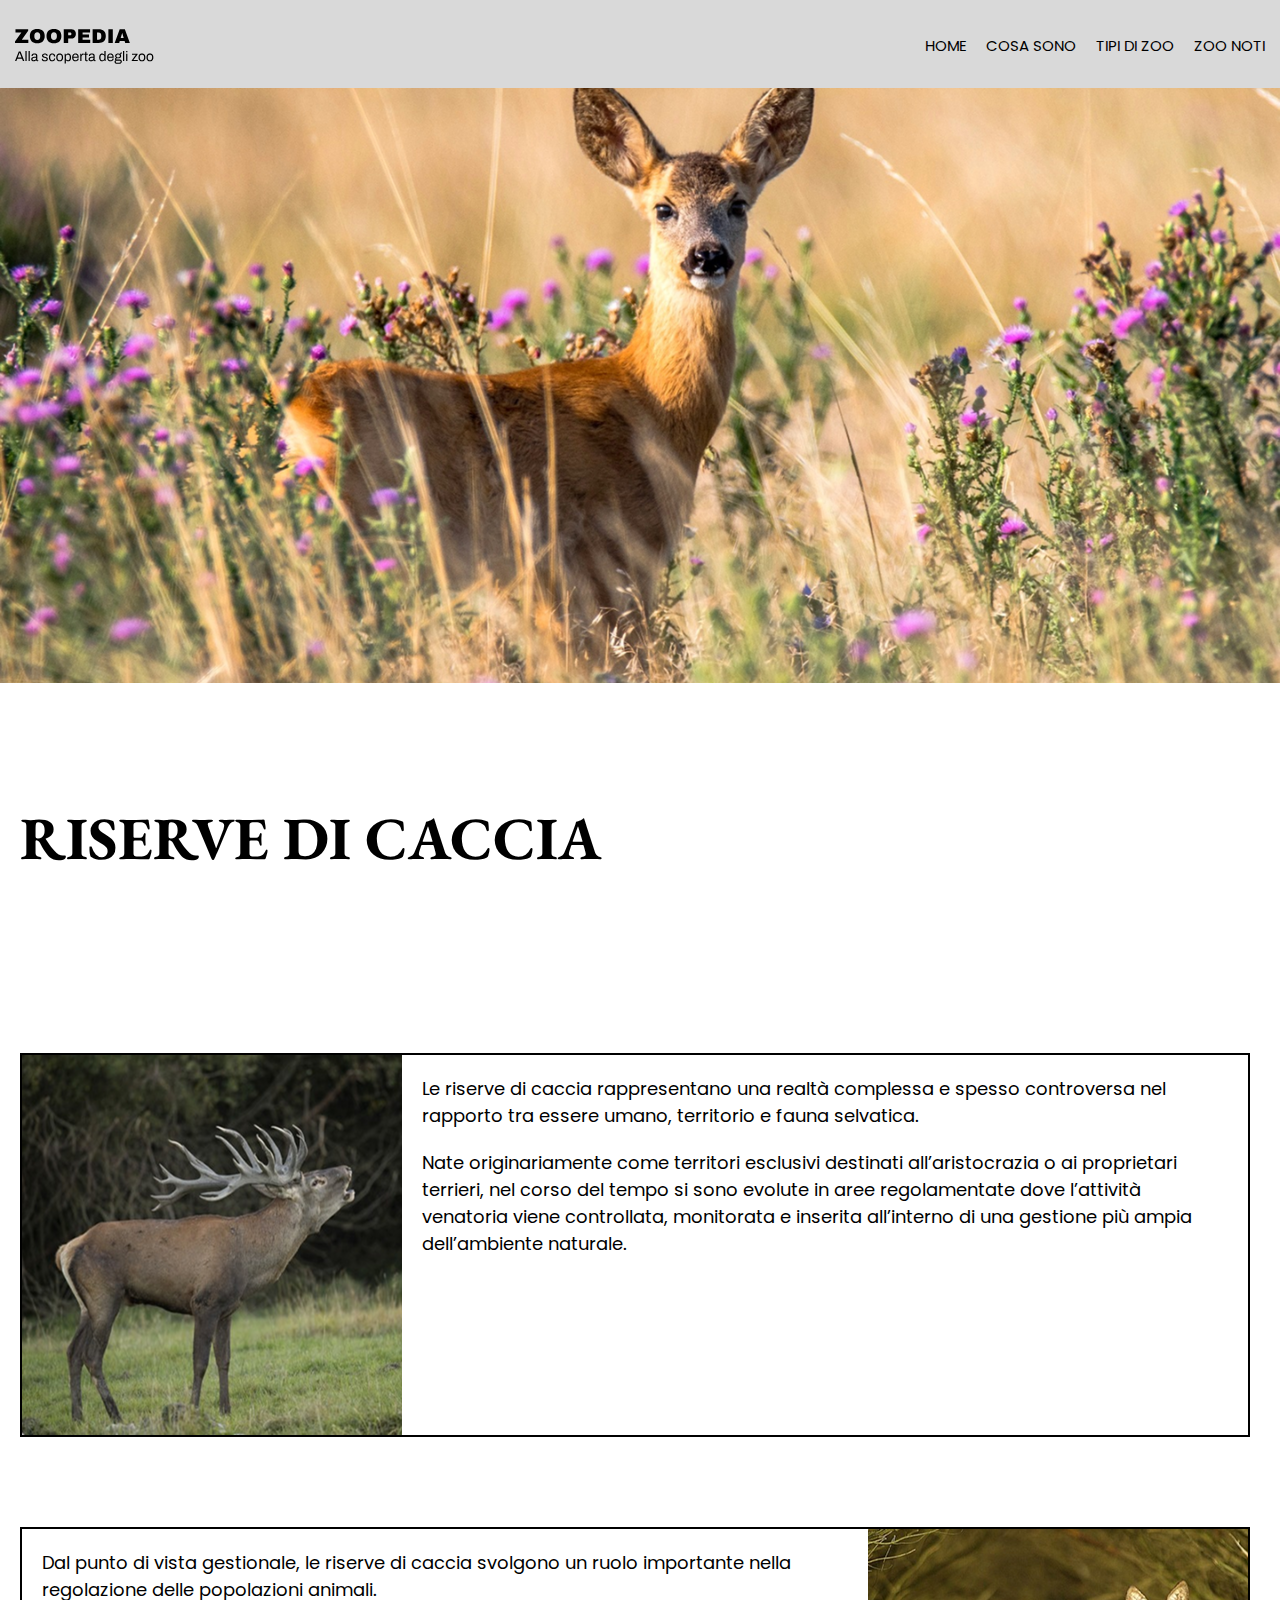
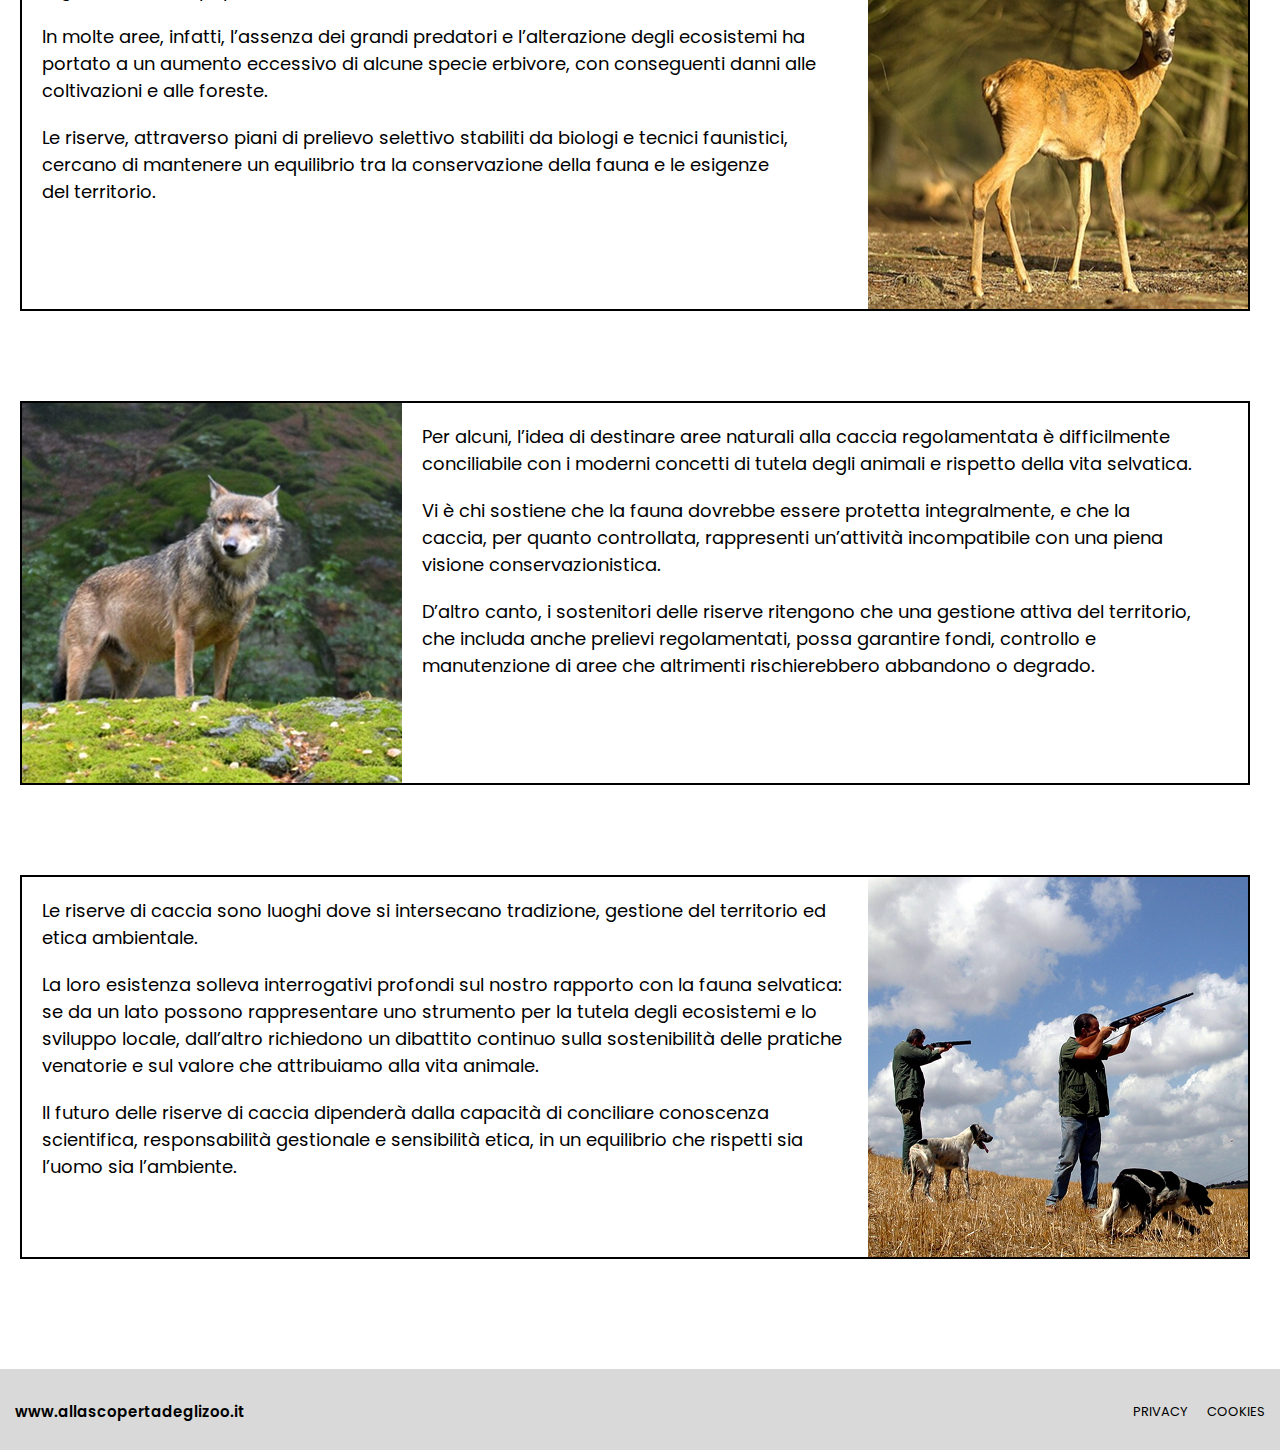
<file: riservecaccia.html>
<!DOCTYPE html>
<html lang="en">
<head>
    <meta charset="UTF-8">
    <meta name="viewport" content="width=device-width, initial-scale=1.0">
    <title>Zoo</title>
    <link rel="stylesheet" href="css/style.css">
    <link href="https://fonts.googleapis.com/css2?family=Poppins&display=swap" rel="stylesheet">
    <link href="https://fonts.googleapis.com/css2?family=EB+Garamond&display=swap" rel="stylesheet">
</head>
<body>
    <header >
        <div class="contenitore">
        <div><a href="index.html" class="marchio">
            <svg width="115" height="15" viewBox="0 0 115 15" fill="none" xmlns="http://www.w3.org/2000/svg">
<path d="M6.8 10.7H13.34V14H4.27663e-06V12.58L6.38 3.54H0.480004V0.24H13.18V1.66L6.8 10.7ZM22.2736 -9.53674e-07C24.6469 -9.53674e-07 26.4803 0.606666 27.7736 1.82C29.0669 3.03333 29.7136 4.8 29.7136 7.12C29.7136 9.44 29.0669 11.2067 27.7736 12.42C26.4803 13.6333 24.6469 14.24 22.2736 14.24C19.9003 14.24 18.0669 13.64 16.7736 12.44C15.4936 11.2267 14.8536 9.45333 14.8536 7.12C14.8536 4.78667 15.4936 3.02 16.7736 1.82C18.0669 0.606666 19.9003 -9.53674e-07 22.2736 -9.53674e-07ZM22.2736 3.3C21.3269 3.3 20.6069 3.58667 20.1136 4.16C19.6203 4.73333 19.3736 5.50667 19.3736 6.48V7.76C19.3736 8.73333 19.6203 9.50667 20.1136 10.08C20.6069 10.6533 21.3269 10.94 22.2736 10.94C23.2203 10.94 23.9403 10.6533 24.4336 10.08C24.9403 9.50667 25.1936 8.73333 25.1936 7.76V6.48C25.1936 5.50667 24.9403 4.73333 24.4336 4.16C23.9403 3.58667 23.2203 3.3 22.2736 3.3ZM38.9338 -9.53674e-07C41.3071 -9.53674e-07 43.1404 0.606666 44.4338 1.82C45.7271 3.03333 46.3738 4.8 46.3738 7.12C46.3738 9.44 45.7271 11.2067 44.4338 12.42C43.1404 13.6333 41.3071 14.24 38.9338 14.24C36.5604 14.24 34.7271 13.64 33.4338 12.44C32.1538 11.2267 31.5138 9.45333 31.5138 7.12C31.5138 4.78667 32.1538 3.02 33.4338 1.82C34.7271 0.606666 36.5604 -9.53674e-07 38.9338 -9.53674e-07ZM38.9338 3.3C37.9871 3.3 37.2671 3.58667 36.7738 4.16C36.2804 4.73333 36.0338 5.50667 36.0338 6.48V7.76C36.0338 8.73333 36.2804 9.50667 36.7738 10.08C37.2671 10.6533 37.9871 10.94 38.9338 10.94C39.8804 10.94 40.6004 10.6533 41.0938 10.08C41.6004 9.50667 41.8538 8.73333 41.8538 7.76V6.48C41.8538 5.50667 41.6004 4.73333 41.0938 4.16C40.6004 3.58667 39.8804 3.3 38.9338 3.3ZM56.4739 0.24C57.3272 0.24 58.0872 0.439999 58.7539 0.839999C59.4206 1.22667 59.9406 1.76667 60.3139 2.46C60.6872 3.14 60.8739 3.90667 60.8739 4.76V5.02C60.8739 5.87333 60.6872 6.64667 60.3139 7.34C59.9406 8.03333 59.4206 8.58 58.7539 8.98C58.0872 9.36667 57.3272 9.56 56.4739 9.56H53.1739V14H48.7539V0.24H56.4739ZM53.1739 6.34H54.9939C55.4606 6.34 55.8072 6.22 56.0339 5.98C56.2739 5.74 56.3939 5.41333 56.3939 5V4.84C56.3939 4.41333 56.2739 4.08667 56.0339 3.86C55.8072 3.62 55.4606 3.5 54.9939 3.5H53.1739V6.34ZM63.1875 0.24H75.0875V3.54H67.6075V5.44H74.0075V8.6H67.6075V10.7H75.2275V14H63.1875V0.24ZM83.5811 0.24C88.3944 0.24 90.8011 2.53333 90.8011 7.12C90.8011 11.7067 88.3944 14 83.5811 14H77.6211V0.24H83.5811ZM82.0411 10.7H83.5011C85.3544 10.7 86.2811 9.70667 86.2811 7.72V6.52C86.2811 4.53333 85.3544 3.54 83.5011 3.54H82.0411V10.7ZM93.3875 14V0.24H97.8075V14H93.3875ZM110.181 14L109.601 12.06H104.781L104.201 14H99.6809L104.701 0.24H109.841L114.861 14H110.181ZM105.701 8.98H108.681L107.241 4.08H107.161L105.701 8.98Z" fill="black"/>
            </svg>
            <svg width="139" height="13" viewBox="0 0 139 13" fill="none" xmlns="http://www.w3.org/2000/svg">
            <path d="M-7.19912e-06 10.122L3.79399 0.518001H5.54399L9.35199 10.122H7.90999L6.97199 7.742H2.29599L1.37199 10.122H-7.19912e-06ZM2.72999 6.608H6.52399L5.36199 3.598C5.33399 3.514 5.29199 3.39733 5.23599 3.248C5.17999 3.09867 5.11933 2.93533 5.05399 2.758C4.98866 2.57133 4.92333 2.38467 4.85799 2.198C4.79266 2.002 4.73199 1.82467 4.67599 1.666H4.59199C4.52666 1.85267 4.45199 2.06733 4.36799 2.31C4.28399 2.55267 4.19999 2.79067 4.11599 3.024C4.03199 3.248 3.96199 3.43933 3.90599 3.598L2.72999 6.608ZM10.411 10.122V9.53674e-07H11.643V10.122H10.411ZM13.5555 10.122V9.53674e-07H14.7875V10.122H13.5555ZM18.548 10.29C18.2774 10.29 18.0067 10.2573 17.736 10.192C17.4654 10.1267 17.2134 10.0193 16.98 9.87C16.7467 9.72067 16.56 9.51533 16.42 9.254C16.28 8.98333 16.21 8.64733 16.21 8.246C16.21 7.742 16.3314 7.32667 16.574 7C16.8167 6.67333 17.1527 6.42133 17.582 6.244C18.0207 6.05733 18.5387 5.93133 19.136 5.866C19.7334 5.79133 20.382 5.754 21.082 5.754V4.914C21.082 4.64333 21.0354 4.41 20.942 4.214C20.8487 4.018 20.6807 3.86867 20.438 3.766C20.2047 3.654 19.8687 3.598 19.43 3.598C19.01 3.598 18.674 3.654 18.422 3.766C18.1794 3.86867 18.0067 4.004 17.904 4.172C17.8107 4.34 17.764 4.52667 17.764 4.732V4.942H16.574C16.5647 4.89533 16.56 4.84867 16.56 4.802C16.56 4.75533 16.56 4.69933 16.56 4.634C16.56 4.186 16.6814 3.81267 16.924 3.514C17.176 3.206 17.526 2.97733 17.974 2.828C18.422 2.66933 18.9354 2.59 19.514 2.59C20.13 2.59 20.6434 2.67867 21.054 2.856C21.474 3.03333 21.7867 3.28533 21.992 3.612C22.2067 3.93867 22.314 4.33067 22.314 4.788V8.778C22.314 8.95533 22.356 9.08133 22.44 9.156C22.524 9.22133 22.6267 9.254 22.748 9.254H23.294V10.066C23.1634 10.122 23.0187 10.1687 22.86 10.206C22.7014 10.2527 22.5194 10.276 22.314 10.276C22.0714 10.276 21.8707 10.2247 21.712 10.122C21.5534 10.0287 21.432 9.898 21.348 9.73C21.264 9.55267 21.208 9.35667 21.18 9.142H21.082C20.914 9.37533 20.6994 9.58067 20.438 9.758C20.186 9.926 19.9014 10.0567 19.584 10.15C19.2667 10.2433 18.9214 10.29 18.548 10.29ZM18.856 9.254C19.1547 9.254 19.4347 9.20733 19.696 9.114C19.9667 9.02067 20.2047 8.89 20.41 8.722C20.6154 8.54467 20.7787 8.33467 20.9 8.092C21.0214 7.84933 21.082 7.58333 21.082 7.294V6.678C20.326 6.678 19.682 6.72 19.15 6.804C18.618 6.888 18.2074 7.03733 17.918 7.252C17.638 7.46667 17.498 7.77 17.498 8.162C17.498 8.414 17.554 8.61933 17.666 8.778C17.778 8.93667 17.9367 9.058 18.142 9.142C18.3474 9.21667 18.5854 9.254 18.856 9.254ZM29.8307 10.29C29.3267 10.29 28.8834 10.2387 28.5007 10.136C28.118 10.0333 27.8007 9.884 27.5487 9.688C27.2967 9.492 27.1054 9.25867 26.9747 8.988C26.844 8.71733 26.7787 8.40933 26.7787 8.064C26.7787 8.01733 26.7787 7.97533 26.7787 7.938C26.7787 7.89133 26.7834 7.854 26.7927 7.826H28.0107C28.0014 7.86333 27.9967 7.896 27.9967 7.924C27.9967 7.952 27.9967 7.98 27.9967 8.008C28.006 8.33467 28.09 8.59133 28.2487 8.778C28.4167 8.96467 28.6454 9.09533 28.9347 9.17C29.224 9.24467 29.546 9.282 29.9007 9.282C30.2087 9.282 30.4934 9.24467 30.7547 9.17C31.016 9.086 31.2214 8.96467 31.3707 8.806C31.5294 8.638 31.6087 8.428 31.6087 8.176C31.6087 7.868 31.506 7.63467 31.3007 7.476C31.1047 7.308 30.8434 7.17733 30.5167 7.084C30.19 6.99067 29.8494 6.89267 29.4947 6.79C29.196 6.706 28.8974 6.61267 28.5987 6.51C28.3 6.40733 28.0294 6.28133 27.7867 6.132C27.5534 5.98267 27.362 5.79133 27.2127 5.558C27.0727 5.31533 27.0027 5.012 27.0027 4.648C27.0027 4.32133 27.068 4.032 27.1987 3.78C27.3387 3.528 27.5347 3.31333 27.7867 3.136C28.0387 2.95867 28.342 2.828 28.6967 2.744C29.0607 2.65067 29.462 2.604 29.9007 2.604C30.3674 2.604 30.7734 2.65533 31.1187 2.758C31.4734 2.86067 31.7674 3.00533 32.0007 3.192C32.234 3.37867 32.4067 3.59333 32.5187 3.836C32.6307 4.06933 32.6867 4.32133 32.6867 4.592C32.6867 4.648 32.6867 4.704 32.6867 4.76C32.6867 4.80667 32.682 4.844 32.6727 4.872H31.4687V4.718C31.4687 4.53133 31.4174 4.354 31.3147 4.186C31.2214 4.00867 31.0534 3.86867 30.8107 3.766C30.5774 3.654 30.2507 3.598 29.8307 3.598C29.56 3.598 29.3267 3.62133 29.1307 3.668C28.9347 3.70533 28.7714 3.77067 28.6407 3.864C28.51 3.948 28.412 4.05067 28.3467 4.172C28.2814 4.284 28.2487 4.41467 28.2487 4.564C28.2487 4.80667 28.328 4.99333 28.4867 5.124C28.6454 5.25467 28.8554 5.362 29.1167 5.446C29.3874 5.53 29.6767 5.62333 29.9847 5.726C30.3114 5.81933 30.6427 5.91733 30.9787 6.02C31.324 6.11333 31.6367 6.23467 31.9167 6.384C32.206 6.53333 32.4347 6.73867 32.6027 7C32.78 7.252 32.8687 7.588 32.8687 8.008C32.8687 8.4 32.794 8.74067 32.6447 9.03C32.4954 9.31933 32.2807 9.55733 32.0007 9.744C31.73 9.93067 31.408 10.066 31.0347 10.15C30.6707 10.2433 30.2694 10.29 29.8307 10.29ZM37.1914 10.29C36.4821 10.29 35.8848 10.1547 35.3994 9.884C34.9234 9.604 34.5594 9.17933 34.3074 8.61C34.0648 8.03133 33.9434 7.308 33.9434 6.44C33.9434 5.572 34.0648 4.85333 34.3074 4.284C34.5594 3.71467 34.9281 3.29 35.4134 3.01C35.9081 2.73 36.5148 2.59 37.2334 2.59C37.7374 2.59 38.1714 2.65533 38.5354 2.786C38.9088 2.91667 39.2168 3.108 39.4594 3.36C39.7021 3.612 39.8794 3.91533 39.9914 4.27C40.1128 4.62467 40.1734 5.03067 40.1734 5.488H38.9274C38.9274 5.05867 38.8668 4.70867 38.7454 4.438C38.6334 4.158 38.4514 3.95267 38.1994 3.822C37.9474 3.682 37.6161 3.612 37.2054 3.612C36.7948 3.612 36.4401 3.70533 36.1414 3.892C35.8428 4.06933 35.6141 4.354 35.4554 4.746C35.2968 5.138 35.2174 5.656 35.2174 6.3V6.594C35.2174 7.20067 35.2921 7.70467 35.4414 8.106C35.6001 8.50733 35.8288 8.80133 36.1274 8.988C36.4261 9.17467 36.7901 9.268 37.2194 9.268C37.6394 9.268 37.9754 9.19333 38.2274 9.044C38.4888 8.89467 38.6754 8.68 38.7874 8.4C38.9088 8.12 38.9694 7.784 38.9694 7.392H40.1734C40.1734 7.80267 40.1128 8.18533 39.9914 8.54C39.8794 8.89467 39.7021 9.20267 39.4594 9.464C39.2168 9.72533 38.9088 9.93067 38.5354 10.08C38.1621 10.22 37.7141 10.29 37.1914 10.29ZM44.6752 10.29C43.9285 10.29 43.2985 10.1547 42.7852 9.884C42.2812 9.604 41.8939 9.17933 41.6232 8.61C41.3619 8.04067 41.2312 7.31733 41.2312 6.44C41.2312 5.55333 41.3619 4.83 41.6232 4.27C41.8939 3.70067 42.2812 3.28067 42.7852 3.01C43.2985 2.73 43.9285 2.59 44.6752 2.59C45.4219 2.59 46.0472 2.73 46.5512 3.01C47.0645 3.28067 47.4519 3.70067 47.7132 4.27C47.9745 4.83 48.1052 5.55333 48.1052 6.44C48.1052 7.31733 47.9745 8.04067 47.7132 8.61C47.4519 9.17933 47.0645 9.604 46.5512 9.884C46.0472 10.1547 45.4219 10.29 44.6752 10.29ZM44.6752 9.254C45.1512 9.254 45.5479 9.16067 45.8652 8.974C46.1825 8.78733 46.4205 8.498 46.5792 8.106C46.7472 7.70467 46.8312 7.20067 46.8312 6.594V6.286C46.8312 5.67 46.7472 5.166 46.5792 4.774C46.4205 4.382 46.1825 4.09267 45.8652 3.906C45.5479 3.71933 45.1512 3.626 44.6752 3.626C44.1992 3.626 43.7979 3.71933 43.4712 3.906C43.1539 4.09267 42.9159 4.382 42.7572 4.774C42.5985 5.166 42.5192 5.67 42.5192 6.286V6.594C42.5192 7.20067 42.5985 7.70467 42.7572 8.106C42.9159 8.498 43.1539 8.78733 43.4712 8.974C43.7979 9.16067 44.1992 9.254 44.6752 9.254ZM49.6356 12.544V2.758H50.6156L50.7416 3.808H50.8396C51.0916 3.39733 51.4136 3.094 51.8056 2.898C52.1976 2.69267 52.6409 2.59 53.1356 2.59C53.7516 2.59 54.2742 2.72533 54.7036 2.996C55.1329 3.26667 55.4642 3.69133 55.6976 4.27C55.9309 4.83933 56.0476 5.58133 56.0476 6.496C56.0476 7.35467 55.9262 8.06867 55.6836 8.638C55.4502 9.198 55.1189 9.61333 54.6896 9.884C54.2602 10.1547 53.7609 10.29 53.1916 10.29C52.8742 10.29 52.5756 10.2527 52.2956 10.178C52.0156 10.1033 51.7636 9.98667 51.5396 9.828C51.3156 9.66 51.1196 9.45 50.9516 9.198H50.8676V12.544H49.6356ZM52.7996 9.212C53.2569 9.212 53.6302 9.12333 53.9196 8.946C54.2089 8.75933 54.4236 8.47467 54.5636 8.092C54.7036 7.7 54.7736 7.20067 54.7736 6.594V6.3C54.7736 5.656 54.6989 5.14267 54.5496 4.76C54.4002 4.368 54.1809 4.088 53.8916 3.92C53.6116 3.752 53.2616 3.668 52.8416 3.668C52.3842 3.668 52.0062 3.77067 51.7076 3.976C51.4182 4.172 51.2036 4.47067 51.0636 4.872C50.9329 5.27333 50.8676 5.76333 50.8676 6.342V6.552C50.8676 7.06533 50.9142 7.49467 51.0076 7.84C51.1102 8.176 51.2502 8.44667 51.4276 8.652C51.6142 8.85733 51.8242 9.002 52.0576 9.086C52.2909 9.17 52.5382 9.212 52.7996 9.212ZM60.5189 10.29C59.7909 10.29 59.1749 10.1547 58.6709 9.884C58.1763 9.604 57.7983 9.17933 57.5369 8.61C57.2849 8.04067 57.1589 7.31733 57.1589 6.44C57.1589 5.55333 57.2849 4.83 57.5369 4.27C57.7983 3.70067 58.1809 3.28067 58.6849 3.01C59.1889 2.73 59.8189 2.59 60.5749 2.59C61.2656 2.59 61.8443 2.72533 62.3109 2.996C62.7776 3.25733 63.1276 3.654 63.3609 4.186C63.6036 4.70867 63.7249 5.36667 63.7249 6.16V6.748H58.4329C58.4516 7.336 58.5356 7.82133 58.6849 8.204C58.8436 8.57733 59.0769 8.85267 59.3849 9.03C59.6929 9.198 60.0803 9.282 60.5469 9.282C60.8643 9.282 61.1396 9.24467 61.3729 9.17C61.6156 9.086 61.8163 8.96933 61.9749 8.82C62.1429 8.67067 62.2689 8.49333 62.3529 8.288C62.4369 8.08267 62.4836 7.85867 62.4929 7.616H63.6969C63.6876 8.008 63.6129 8.372 63.4729 8.708C63.3329 9.03467 63.1276 9.31467 62.8569 9.548C62.5863 9.78133 62.2549 9.96333 61.8629 10.094C61.4709 10.2247 61.0229 10.29 60.5189 10.29ZM58.4609 5.824H62.4509C62.4509 5.41333 62.4043 5.068 62.3109 4.788C62.2176 4.508 62.0823 4.27933 61.9049 4.102C61.7369 3.92467 61.5363 3.79867 61.3029 3.724C61.0789 3.64 60.8223 3.598 60.5329 3.598C60.1036 3.598 59.7396 3.67733 59.4409 3.836C59.1423 3.99467 58.9136 4.23733 58.7549 4.564C58.5963 4.89067 58.4983 5.31067 58.4609 5.824ZM65.2489 10.122V2.758H66.2429L66.3549 3.976H66.4529C66.5275 3.74267 66.6302 3.52333 66.7609 3.318C66.8915 3.10333 67.0689 2.93067 67.2929 2.8C67.5169 2.66 67.7922 2.59 68.1189 2.59C68.2589 2.59 68.3849 2.604 68.4969 2.632C68.6182 2.65067 68.7069 2.674 68.7629 2.702V3.836H68.3009C67.9835 3.836 67.7082 3.892 67.4749 4.004C67.2509 4.10667 67.0642 4.256 66.9149 4.452C66.7655 4.648 66.6535 4.88133 66.5789 5.152C66.5135 5.42267 66.4809 5.712 66.4809 6.02V10.122H65.2489ZM71.6193 10.29C71.2366 10.29 70.938 10.22 70.7233 10.08C70.5086 9.93067 70.3546 9.73933 70.2613 9.506C70.168 9.26333 70.1213 9.00667 70.1213 8.736V3.794H69.1693V2.758H70.1493L70.3733 0.700001H71.3533V2.758H72.7393V3.794H71.3533V8.554C71.3533 8.78733 71.3953 8.96467 71.4793 9.086C71.5633 9.198 71.722 9.254 71.9553 9.254H72.7393V10.066C72.646 10.1127 72.534 10.15 72.4033 10.178C72.2726 10.206 72.1373 10.2293 71.9973 10.248C71.8666 10.276 71.7406 10.29 71.6193 10.29ZM75.9015 10.29C75.6309 10.29 75.3602 10.2573 75.0895 10.192C74.8189 10.1267 74.5669 10.0193 74.3335 9.87C74.1002 9.72067 73.9135 9.51533 73.7735 9.254C73.6335 8.98333 73.5635 8.64733 73.5635 8.246C73.5635 7.742 73.6849 7.32667 73.9275 7C74.1702 6.67333 74.5062 6.42133 74.9355 6.244C75.3742 6.05733 75.8922 5.93133 76.4895 5.866C77.0869 5.79133 77.7355 5.754 78.4355 5.754V4.914C78.4355 4.64333 78.3889 4.41 78.2955 4.214C78.2022 4.018 78.0342 3.86867 77.7915 3.766C77.5582 3.654 77.2222 3.598 76.7835 3.598C76.3635 3.598 76.0275 3.654 75.7755 3.766C75.5329 3.86867 75.3602 4.004 75.2575 4.172C75.1642 4.34 75.1175 4.52667 75.1175 4.732V4.942H73.9275C73.9182 4.89533 73.9135 4.84867 73.9135 4.802C73.9135 4.75533 73.9135 4.69933 73.9135 4.634C73.9135 4.186 74.0349 3.81267 74.2775 3.514C74.5295 3.206 74.8795 2.97733 75.3275 2.828C75.7755 2.66933 76.2889 2.59 76.8675 2.59C77.4835 2.59 77.9969 2.67867 78.4075 2.856C78.8275 3.03333 79.1402 3.28533 79.3455 3.612C79.5602 3.93867 79.6675 4.33067 79.6675 4.788V8.778C79.6675 8.95533 79.7095 9.08133 79.7935 9.156C79.8775 9.22133 79.9802 9.254 80.1015 9.254H80.6475V10.066C80.5169 10.122 80.3722 10.1687 80.2135 10.206C80.0549 10.2527 79.8729 10.276 79.6675 10.276C79.4249 10.276 79.2242 10.2247 79.0655 10.122C78.9069 10.0287 78.7855 9.898 78.7015 9.73C78.6175 9.55267 78.5615 9.35667 78.5335 9.142H78.4355C78.2675 9.37533 78.0529 9.58067 77.7915 9.758C77.5395 9.926 77.2549 10.0567 76.9375 10.15C76.6202 10.2433 76.2749 10.29 75.9015 10.29ZM76.2095 9.254C76.5082 9.254 76.7882 9.20733 77.0495 9.114C77.3202 9.02067 77.5582 8.89 77.7635 8.722C77.9689 8.54467 78.1322 8.33467 78.2535 8.092C78.3749 7.84933 78.4355 7.58333 78.4355 7.294V6.678C77.6795 6.678 77.0355 6.72 76.5035 6.804C75.9715 6.888 75.5609 7.03733 75.2715 7.252C74.9915 7.46667 74.8515 7.77 74.8515 8.162C74.8515 8.414 74.9075 8.61933 75.0195 8.778C75.1315 8.93667 75.2902 9.058 75.4955 9.142C75.7009 9.21667 75.9389 9.254 76.2095 9.254ZM87.1142 10.29C86.5076 10.29 85.9849 10.1547 85.5462 9.884C85.1169 9.61333 84.7809 9.19333 84.5382 8.624C84.3049 8.04533 84.1882 7.29867 84.1882 6.384C84.1882 5.516 84.3096 4.802 84.5522 4.242C84.7949 3.682 85.1309 3.26667 85.5602 2.996C85.9896 2.72533 86.4889 2.59 87.0582 2.59C87.3849 2.59 87.6882 2.62733 87.9682 2.702C88.2482 2.77667 88.4956 2.89333 88.7102 3.052C88.9342 3.21067 89.1302 3.42067 89.2982 3.682H89.3822V9.53674e-07H90.6142V10.122H89.6202L89.5082 9.072H89.4102C89.1582 9.48267 88.8316 9.79067 88.4302 9.996C88.0289 10.192 87.5902 10.29 87.1142 10.29ZM87.4082 9.212C87.8749 9.212 88.2529 9.10933 88.5422 8.904C88.8316 8.69867 89.0416 8.4 89.1722 8.008C89.3122 7.616 89.3822 7.13067 89.3822 6.552V6.328C89.3822 5.824 89.3309 5.39933 89.2282 5.054C89.1256 4.70867 88.9856 4.43333 88.8082 4.228C88.6309 4.02267 88.4256 3.878 88.1922 3.794C87.9589 3.71 87.7116 3.668 87.4502 3.668C86.9929 3.668 86.6196 3.76133 86.3302 3.948C86.0409 4.12533 85.8262 4.41 85.6862 4.802C85.5462 5.18467 85.4762 5.684 85.4762 6.3V6.594C85.4762 7.22867 85.5509 7.742 85.7002 8.134C85.8496 8.51667 86.0642 8.792 86.3442 8.96C86.6336 9.128 86.9882 9.212 87.4082 9.212ZM95.4916 10.29C94.7636 10.29 94.1476 10.1547 93.6436 9.884C93.1489 9.604 92.7709 9.17933 92.5096 8.61C92.2576 8.04067 92.1316 7.31733 92.1316 6.44C92.1316 5.55333 92.2576 4.83 92.5096 4.27C92.7709 3.70067 93.1536 3.28067 93.6576 3.01C94.1616 2.73 94.7916 2.59 95.5476 2.59C96.2383 2.59 96.8169 2.72533 97.2836 2.996C97.7503 3.25733 98.1003 3.654 98.3336 4.186C98.5763 4.70867 98.6976 5.36667 98.6976 6.16V6.748H93.4056C93.4243 7.336 93.5083 7.82133 93.6576 8.204C93.8163 8.57733 94.0496 8.85267 94.3576 9.03C94.6656 9.198 95.0529 9.282 95.5196 9.282C95.8369 9.282 96.1123 9.24467 96.3456 9.17C96.5883 9.086 96.7889 8.96933 96.9476 8.82C97.1156 8.67067 97.2416 8.49333 97.3256 8.288C97.4096 8.08267 97.4563 7.85867 97.4656 7.616H98.6696C98.6603 8.008 98.5856 8.372 98.4456 8.708C98.3056 9.03467 98.1003 9.31467 97.8296 9.548C97.5589 9.78133 97.2276 9.96333 96.8356 10.094C96.4436 10.2247 95.9956 10.29 95.4916 10.29ZM93.4336 5.824H97.4236C97.4236 5.41333 97.3769 5.068 97.2836 4.788C97.1903 4.508 97.0549 4.27933 96.8776 4.102C96.7096 3.92467 96.5089 3.79867 96.2756 3.724C96.0516 3.64 95.7949 3.598 95.5056 3.598C95.0763 3.598 94.7123 3.67733 94.4136 3.836C94.1149 3.99467 93.8863 4.23733 93.7276 4.564C93.5689 4.89067 93.4709 5.31067 93.4336 5.824ZM101.468 12.67C101.113 12.67 100.786 12.5953 100.488 12.446C100.189 12.306 99.9508 12.1007 99.7735 11.83C99.5962 11.5593 99.5075 11.2373 99.5075 10.864C99.5075 10.4533 99.6195 10.1127 99.8435 9.842C100.077 9.57133 100.352 9.37067 100.67 9.24C100.436 9.128 100.254 8.974 100.124 8.778C99.9928 8.57267 99.9275 8.34867 99.9275 8.106C99.9275 7.77933 100.044 7.504 100.278 7.28C100.52 7.056 100.814 6.90667 101.16 6.832C100.842 6.62667 100.59 6.36533 100.404 6.048C100.226 5.72133 100.138 5.362 100.138 4.97C100.138 4.50333 100.245 4.09267 100.46 3.738C100.684 3.38333 101.02 3.10333 101.468 2.898C101.925 2.69267 102.48 2.59 103.134 2.59C103.432 2.59 103.712 2.61333 103.974 2.66C104.235 2.69733 104.468 2.76267 104.674 2.856C105 2.70667 105.243 2.51533 105.402 2.282C105.57 2.04867 105.672 1.81067 105.71 1.568H106.928C106.928 1.848 106.862 2.114 106.732 2.366C106.61 2.60867 106.442 2.814 106.228 2.982C106.013 3.14067 105.752 3.248 105.444 3.304C105.677 3.528 105.85 3.78 105.962 4.06C106.083 4.34 106.144 4.64333 106.144 4.97C106.144 5.43667 106.032 5.852 105.808 6.216C105.593 6.57067 105.266 6.85067 104.828 7.056C104.389 7.26133 103.838 7.364 103.176 7.364H102.028C101.776 7.364 101.57 7.41533 101.412 7.518C101.253 7.61133 101.174 7.76533 101.174 7.98C101.174 8.16667 101.253 8.32067 101.412 8.442C101.57 8.554 101.776 8.61 102.028 8.61H105.024C105.565 8.61 106.008 8.792 106.354 9.156C106.699 9.51067 106.872 9.968 106.872 10.528C106.872 10.9293 106.769 11.2887 106.564 11.606C106.368 11.9327 106.088 12.1893 105.724 12.376C105.369 12.572 104.954 12.67 104.478 12.67H101.468ZM101.818 11.732H104.464C104.678 11.732 104.874 11.6853 105.052 11.592C105.229 11.508 105.369 11.3867 105.472 11.228C105.574 11.0693 105.626 10.8967 105.626 10.71C105.626 10.3927 105.532 10.1407 105.346 9.954C105.159 9.76733 104.926 9.674 104.646 9.674H101.818C101.519 9.674 101.267 9.77667 101.062 9.982C100.856 10.178 100.754 10.4207 100.754 10.71C100.754 11.018 100.856 11.2653 101.062 11.452C101.267 11.6387 101.519 11.732 101.818 11.732ZM103.148 6.44C103.745 6.44 104.188 6.30933 104.478 6.048C104.767 5.78667 104.912 5.42733 104.912 4.97C104.912 4.522 104.767 4.16733 104.478 3.906C104.188 3.64467 103.745 3.514 103.148 3.514C102.55 3.514 102.102 3.64467 101.804 3.906C101.514 4.16733 101.37 4.522 101.37 4.97C101.37 5.25933 101.435 5.516 101.566 5.74C101.696 5.964 101.892 6.13667 102.154 6.258C102.415 6.37933 102.746 6.44 103.148 6.44ZM108.001 10.122V9.53674e-07H109.233V10.122H108.001ZM111.145 1.372V9.53674e-07H112.377V1.372H111.145ZM111.145 10.122V2.758H112.377V10.122H111.145ZM116.684 10.122V9.464L120.786 3.794H116.978V2.758H122.55V3.402L118.434 9.086H122.774V10.122H116.684ZM126.939 10.29C126.192 10.29 125.562 10.1547 125.049 9.884C124.545 9.604 124.158 9.17933 123.887 8.61C123.626 8.04067 123.495 7.31733 123.495 6.44C123.495 5.55333 123.626 4.83 123.887 4.27C124.158 3.70067 124.545 3.28067 125.049 3.01C125.562 2.73 126.192 2.59 126.939 2.59C127.686 2.59 128.311 2.73 128.815 3.01C129.328 3.28067 129.716 3.70067 129.977 4.27C130.238 4.83 130.369 5.55333 130.369 6.44C130.369 7.31733 130.238 8.04067 129.977 8.61C129.716 9.17933 129.328 9.604 128.815 9.884C128.311 10.1547 127.686 10.29 126.939 10.29ZM126.939 9.254C127.415 9.254 127.812 9.16067 128.129 8.974C128.446 8.78733 128.684 8.498 128.843 8.106C129.011 7.70467 129.095 7.20067 129.095 6.594V6.286C129.095 5.67 129.011 5.166 128.843 4.774C128.684 4.382 128.446 4.09267 128.129 3.906C127.812 3.71933 127.415 3.626 126.939 3.626C126.463 3.626 126.062 3.71933 125.735 3.906C125.418 4.09267 125.18 4.382 125.021 4.774C124.862 5.166 124.783 5.67 124.783 6.286V6.594C124.783 7.20067 124.862 7.70467 125.021 8.106C125.18 8.498 125.418 8.78733 125.735 8.974C126.062 9.16067 126.463 9.254 126.939 9.254ZM134.923 10.29C134.177 10.29 133.547 10.1547 133.033 9.884C132.529 9.604 132.142 9.17933 131.871 8.61C131.61 8.04067 131.479 7.31733 131.479 6.44C131.479 5.55333 131.61 4.83 131.871 4.27C132.142 3.70067 132.529 3.28067 133.033 3.01C133.547 2.73 134.177 2.59 134.923 2.59C135.67 2.59 136.295 2.73 136.799 3.01C137.313 3.28067 137.7 3.70067 137.961 4.27C138.223 4.83 138.353 5.55333 138.353 6.44C138.353 7.31733 138.223 8.04067 137.961 8.61C137.7 9.17933 137.313 9.604 136.799 9.884C136.295 10.1547 135.67 10.29 134.923 10.29ZM134.923 9.254C135.399 9.254 135.796 9.16067 136.113 8.974C136.431 8.78733 136.669 8.498 136.827 8.106C136.995 7.70467 137.079 7.20067 137.079 6.594V6.286C137.079 5.67 136.995 5.166 136.827 4.774C136.669 4.382 136.431 4.09267 136.113 3.906C135.796 3.71933 135.399 3.626 134.923 3.626C134.447 3.626 134.046 3.71933 133.719 3.906C133.402 4.09267 133.164 4.382 133.005 4.774C132.847 5.166 132.767 5.67 132.767 6.286V6.594C132.767 7.20067 132.847 7.70467 133.005 8.106C133.164 8.498 133.402 8.78733 133.719 8.974C134.046 9.16067 134.447 9.254 134.923 9.254Z" fill="black"/>
            </svg>
        </a></div>
        <div class="navigazione">
            <nav>
                <ul class="">
                    <li><a href="index.html">HOME</a></li>
                    <li><a href="cosasono.html">COSA SONO</a></li>
                    <li><a href="tipizoo.html">TIPI DI ZOO</a></li>
                    <li><a href="zoonoti.html">ZOO NOTI</a></li>
                </ul>
            </nav>
        </div>
        </div>
    </header>
    
<main>
    <img src="img/riservacaccia-header.png" alt="">

    <section class="contenitore">
        <div>
            <h1>RISERVE DI CACCIA</h1>
        </div>

        <div class="blocco-zoo">
            <img src="img/riservacaccia-img1.png" alt="">
            <div class="zoo-paragrafi">
                <p>Le riserve di caccia rappresentano una realtà complessa e spesso controversa nel rapporto tra essere umano, territorio e fauna selvatica.</p>
                <p>Nate originariamente come territori esclusivi destinati all’aristocrazia o ai proprietari terrieri, nel corso del tempo si sono evolute in aree regolamentate dove l’attività venatoria viene controllata, monitorata e inserita all’interno di una gestione più ampia dell’ambiente naturale. </p>
            </div>
        </div>

        <div class="blocco-zoo">
            <div class="zoo-paragrafi">
                <p>Dal punto di vista gestionale, le riserve di caccia svolgono un ruolo importante nella regolazione delle popolazioni animali. </p>
                <p>In molte aree, infatti, l’assenza dei grandi predatori e l’alterazione degli ecosistemi ha portato a un aumento eccessivo di alcune specie erbivore, con conseguenti danni alle coltivazioni e alle foreste.</p>
                <p>Le riserve, attraverso piani di prelievo selettivo stabiliti da biologi e tecnici faunistici, cercano di mantenere un equilibrio tra la conservazione della fauna e le esigenze del territorio. </p>
            </div>
            <img src="img/riservacaccia-img2.png" alt="">
        </div>

        <div class="blocco-zoo">
            <img src="img/riservacaccia-img3.png" alt="">
            <div class="zoo-paragrafi">
                <p>Per alcuni, l’idea di destinare aree naturali alla caccia regolamentata è difficilmente conciliabile con i moderni concetti di tutela degli animali e rispetto della vita selvatica. </p>
                <p>Vi è chi sostiene che la fauna dovrebbe essere protetta integralmente, e che la caccia, per quanto controllata, rappresenti un’attività incompatibile con una piena visione conservazionistica. </p>
                <p>D’altro canto, i sostenitori delle riserve ritengono che una gestione attiva del territorio, che includa anche prelievi regolamentati, possa garantire fondi, controllo e manutenzione di aree che altrimenti rischierebbero abbandono o degrado.</p>
            </div>

        </div>

        <div class="blocco-zoo">
            <div class="zoo-paragrafi">
                <p>Le riserve di caccia sono luoghi dove si intersecano tradizione, gestione del territorio ed etica ambientale.</p>
                <p>La loro esistenza solleva interrogativi profondi sul nostro rapporto con la fauna selvatica: se da un lato possono rappresentare uno strumento per la tutela degli ecosistemi e lo sviluppo locale, dall’altro richiedono un dibattito continuo sulla sostenibilità delle pratiche venatorie e sul valore che attribuiamo alla vita animale. </p>
                <p>Il futuro delle riserve di caccia dipenderà dalla capacità di conciliare conoscenza scientifica, responsabilità gestionale e sensibilità etica, in un equilibrio che rispetti sia l’uomo sia l’ambiente.</p>
            </div>
            <img src="img/riservacaccia-img4.png" alt="">
        </div>    


    </section>
</main>

<footer>
    <div class="contenitore">
        <a href="index.html"><h3>www.allascopertadeglizoo.it</h3></a>
        <div class="navigazione">
            <nav>
                <ul>
                    <li><a href="">PRIVACY</a></li>
                    <li><a href="">COOKIES</a></li>
                </ul>
            </nav>
        </div>
    </div>
</footer>

</body>
</html>
</file>
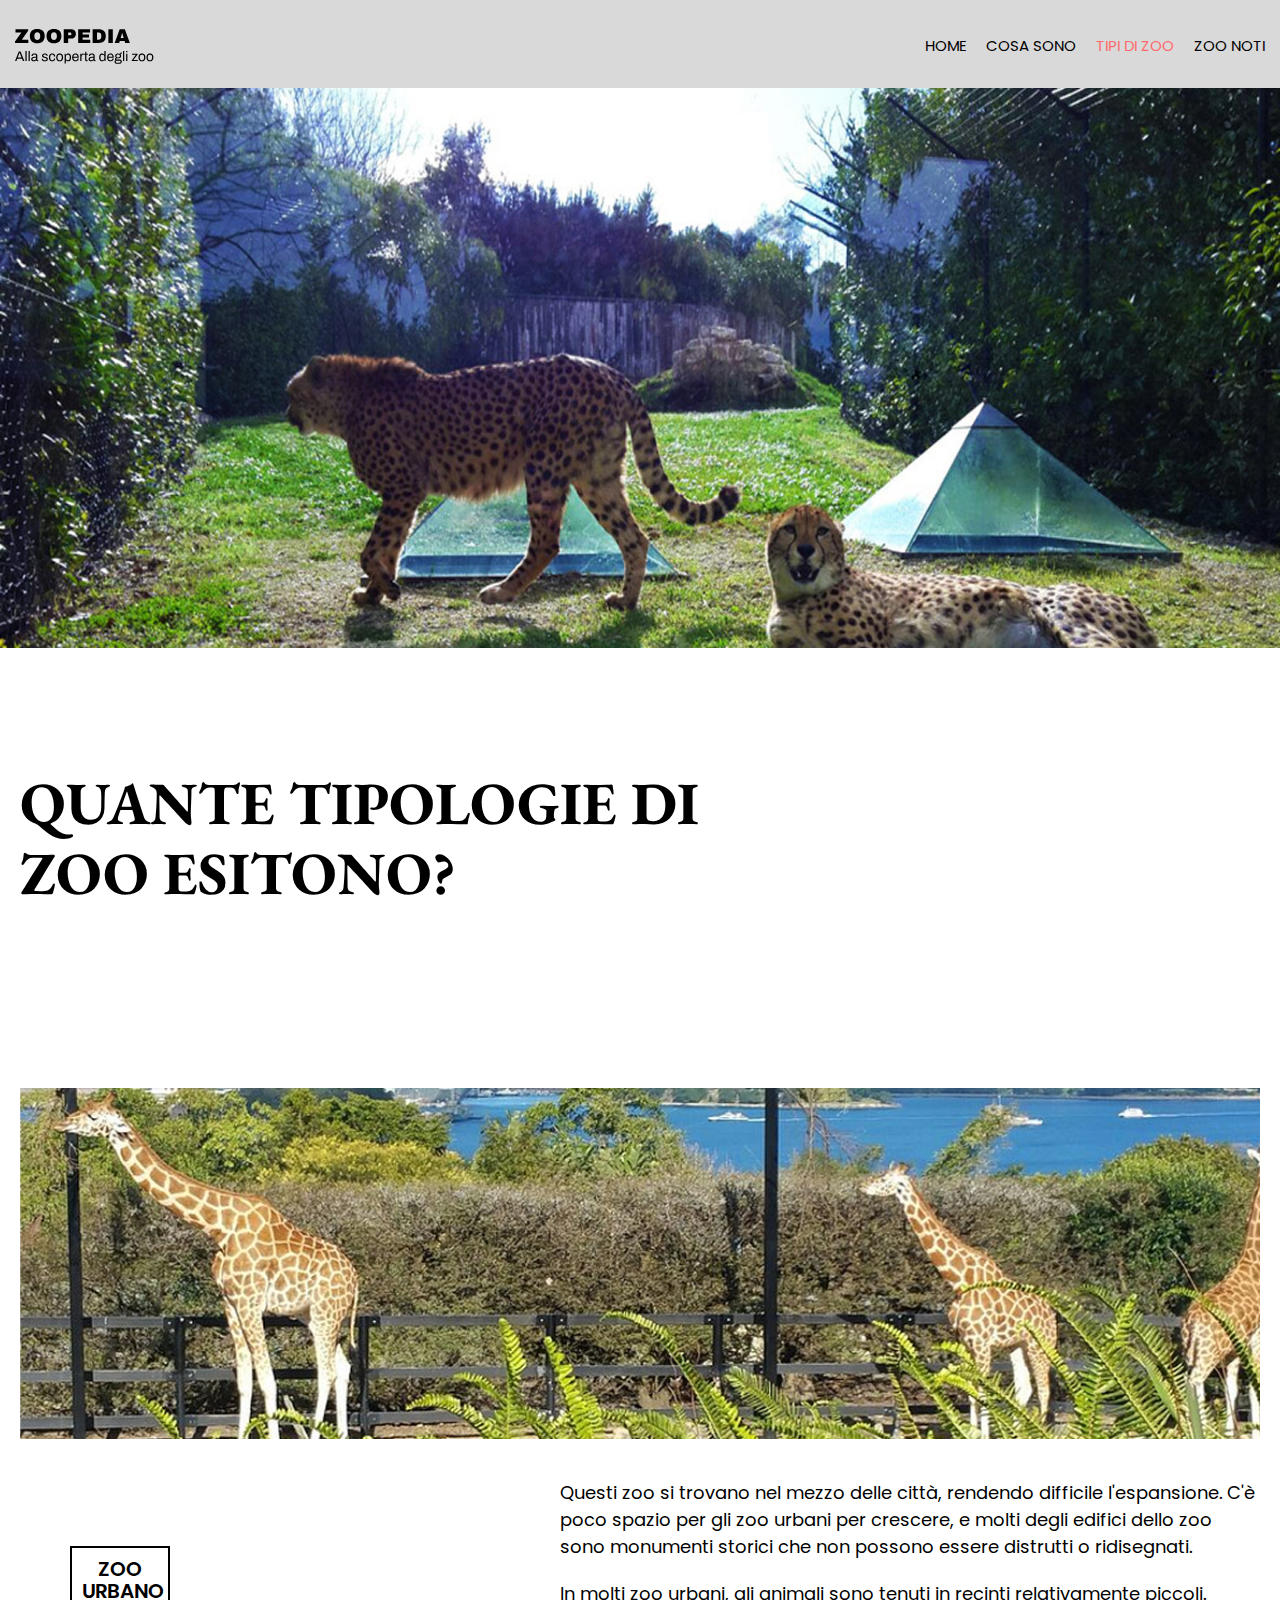
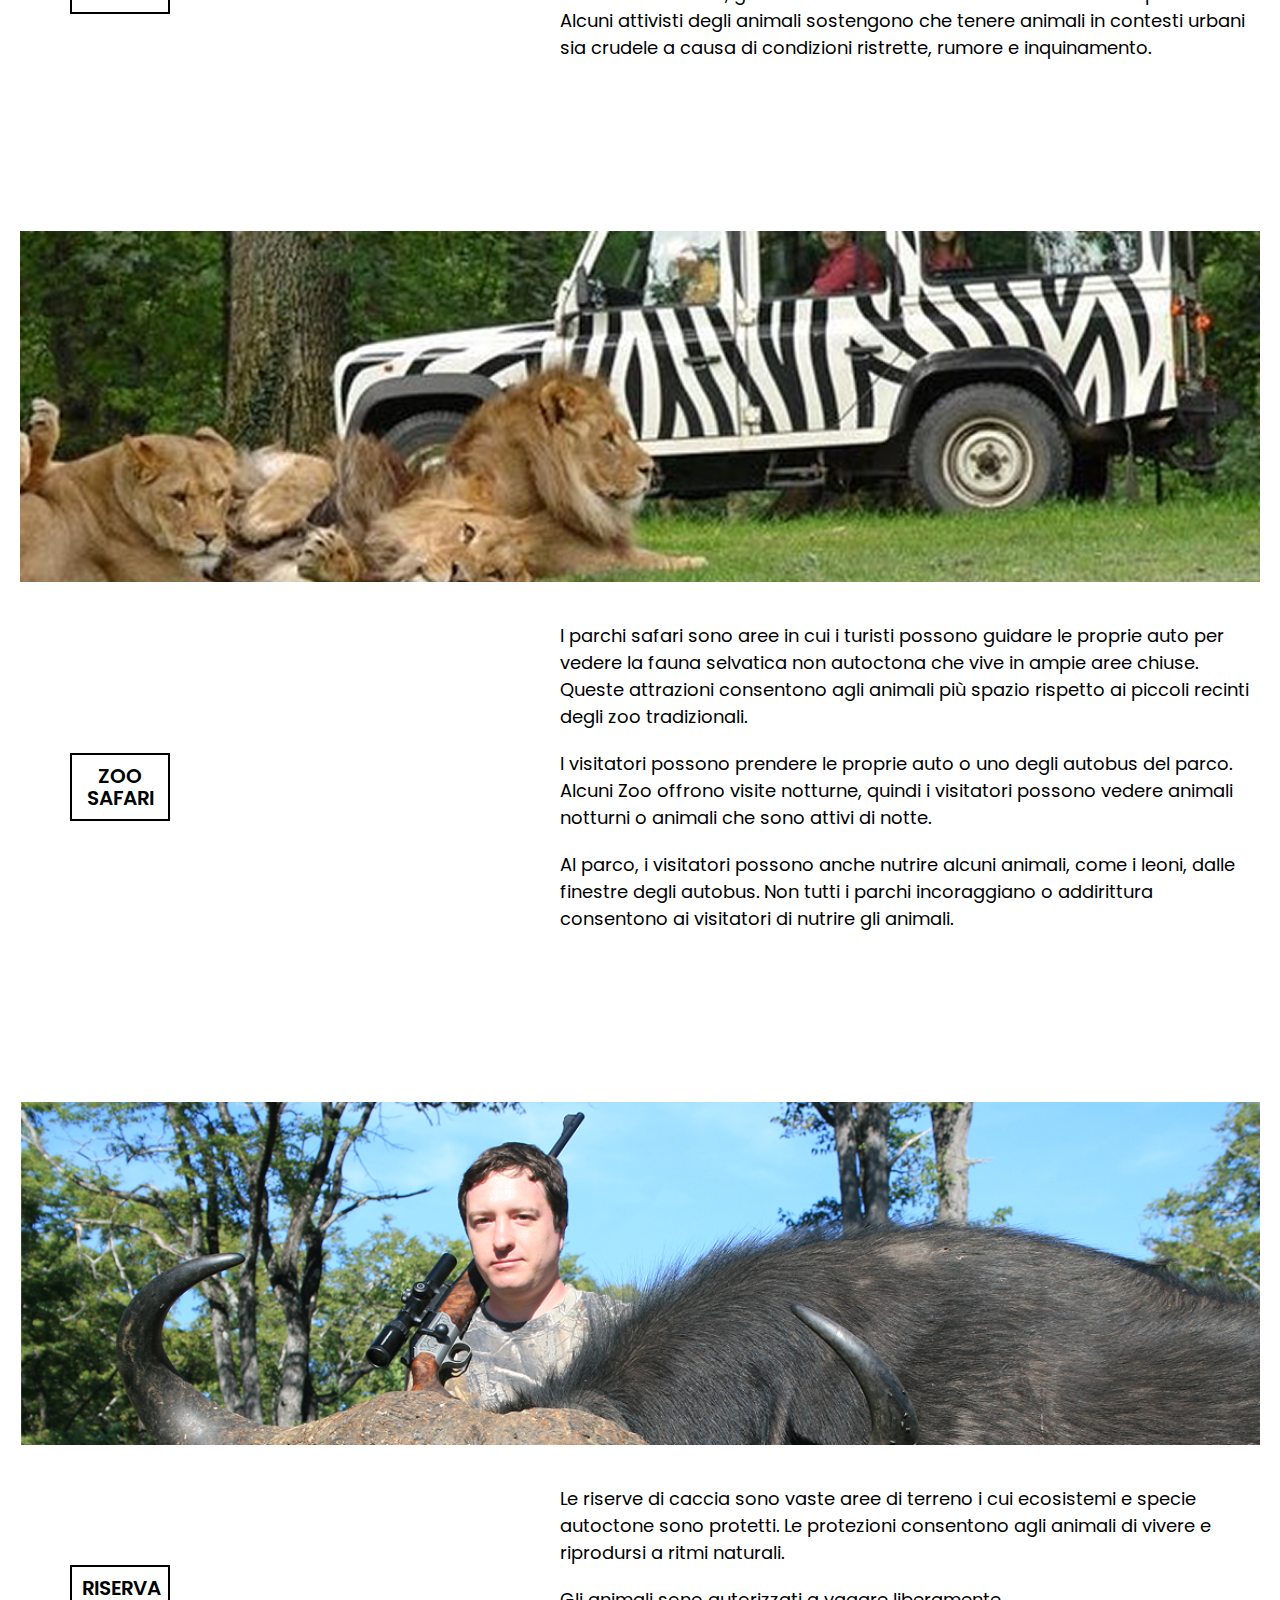
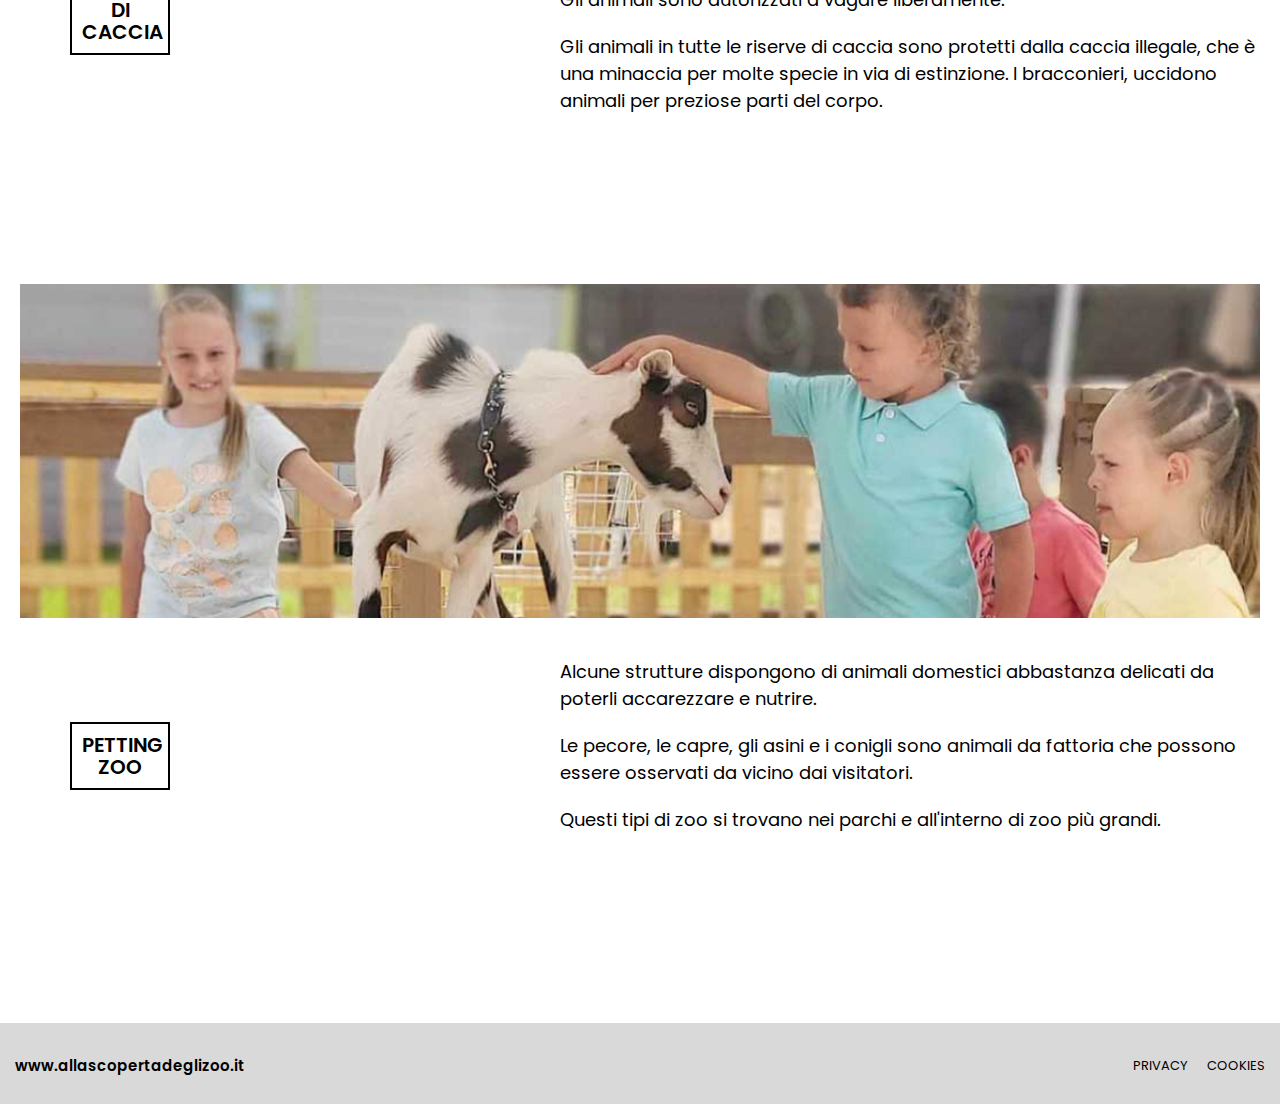
<file: tipizoo.html>
<!DOCTYPE html>
<html lang="en">
<head>
    <meta charset="UTF-8">
    <meta name="viewport" content="width=device-width, initial-scale=1.0">
    <title>Zoo</title>
    <link rel="stylesheet" href="css/style.css">
    <link href="https://fonts.googleapis.com/css2?family=Poppins&display=swap" rel="stylesheet">
    <link href="https://fonts.googleapis.com/css2?family=EB+Garamond&display=swap" rel="stylesheet">
</head>
<body>
    <header >
        <div class="contenitore">
        <div><a href="index.html" class="marchio">
            <svg width="115" height="15" viewBox="0 0 115 15" fill="none" xmlns="http://www.w3.org/2000/svg">
<path d="M6.8 10.7H13.34V14H4.27663e-06V12.58L6.38 3.54H0.480004V0.24H13.18V1.66L6.8 10.7ZM22.2736 -9.53674e-07C24.6469 -9.53674e-07 26.4803 0.606666 27.7736 1.82C29.0669 3.03333 29.7136 4.8 29.7136 7.12C29.7136 9.44 29.0669 11.2067 27.7736 12.42C26.4803 13.6333 24.6469 14.24 22.2736 14.24C19.9003 14.24 18.0669 13.64 16.7736 12.44C15.4936 11.2267 14.8536 9.45333 14.8536 7.12C14.8536 4.78667 15.4936 3.02 16.7736 1.82C18.0669 0.606666 19.9003 -9.53674e-07 22.2736 -9.53674e-07ZM22.2736 3.3C21.3269 3.3 20.6069 3.58667 20.1136 4.16C19.6203 4.73333 19.3736 5.50667 19.3736 6.48V7.76C19.3736 8.73333 19.6203 9.50667 20.1136 10.08C20.6069 10.6533 21.3269 10.94 22.2736 10.94C23.2203 10.94 23.9403 10.6533 24.4336 10.08C24.9403 9.50667 25.1936 8.73333 25.1936 7.76V6.48C25.1936 5.50667 24.9403 4.73333 24.4336 4.16C23.9403 3.58667 23.2203 3.3 22.2736 3.3ZM38.9338 -9.53674e-07C41.3071 -9.53674e-07 43.1404 0.606666 44.4338 1.82C45.7271 3.03333 46.3738 4.8 46.3738 7.12C46.3738 9.44 45.7271 11.2067 44.4338 12.42C43.1404 13.6333 41.3071 14.24 38.9338 14.24C36.5604 14.24 34.7271 13.64 33.4338 12.44C32.1538 11.2267 31.5138 9.45333 31.5138 7.12C31.5138 4.78667 32.1538 3.02 33.4338 1.82C34.7271 0.606666 36.5604 -9.53674e-07 38.9338 -9.53674e-07ZM38.9338 3.3C37.9871 3.3 37.2671 3.58667 36.7738 4.16C36.2804 4.73333 36.0338 5.50667 36.0338 6.48V7.76C36.0338 8.73333 36.2804 9.50667 36.7738 10.08C37.2671 10.6533 37.9871 10.94 38.9338 10.94C39.8804 10.94 40.6004 10.6533 41.0938 10.08C41.6004 9.50667 41.8538 8.73333 41.8538 7.76V6.48C41.8538 5.50667 41.6004 4.73333 41.0938 4.16C40.6004 3.58667 39.8804 3.3 38.9338 3.3ZM56.4739 0.24C57.3272 0.24 58.0872 0.439999 58.7539 0.839999C59.4206 1.22667 59.9406 1.76667 60.3139 2.46C60.6872 3.14 60.8739 3.90667 60.8739 4.76V5.02C60.8739 5.87333 60.6872 6.64667 60.3139 7.34C59.9406 8.03333 59.4206 8.58 58.7539 8.98C58.0872 9.36667 57.3272 9.56 56.4739 9.56H53.1739V14H48.7539V0.24H56.4739ZM53.1739 6.34H54.9939C55.4606 6.34 55.8072 6.22 56.0339 5.98C56.2739 5.74 56.3939 5.41333 56.3939 5V4.84C56.3939 4.41333 56.2739 4.08667 56.0339 3.86C55.8072 3.62 55.4606 3.5 54.9939 3.5H53.1739V6.34ZM63.1875 0.24H75.0875V3.54H67.6075V5.44H74.0075V8.6H67.6075V10.7H75.2275V14H63.1875V0.24ZM83.5811 0.24C88.3944 0.24 90.8011 2.53333 90.8011 7.12C90.8011 11.7067 88.3944 14 83.5811 14H77.6211V0.24H83.5811ZM82.0411 10.7H83.5011C85.3544 10.7 86.2811 9.70667 86.2811 7.72V6.52C86.2811 4.53333 85.3544 3.54 83.5011 3.54H82.0411V10.7ZM93.3875 14V0.24H97.8075V14H93.3875ZM110.181 14L109.601 12.06H104.781L104.201 14H99.6809L104.701 0.24H109.841L114.861 14H110.181ZM105.701 8.98H108.681L107.241 4.08H107.161L105.701 8.98Z" fill="black"/>
            </svg>
            <svg width="139" height="13" viewBox="0 0 139 13" fill="none" xmlns="http://www.w3.org/2000/svg">
            <path d="M-7.19912e-06 10.122L3.79399 0.518001H5.54399L9.35199 10.122H7.90999L6.97199 7.742H2.29599L1.37199 10.122H-7.19912e-06ZM2.72999 6.608H6.52399L5.36199 3.598C5.33399 3.514 5.29199 3.39733 5.23599 3.248C5.17999 3.09867 5.11933 2.93533 5.05399 2.758C4.98866 2.57133 4.92333 2.38467 4.85799 2.198C4.79266 2.002 4.73199 1.82467 4.67599 1.666H4.59199C4.52666 1.85267 4.45199 2.06733 4.36799 2.31C4.28399 2.55267 4.19999 2.79067 4.11599 3.024C4.03199 3.248 3.96199 3.43933 3.90599 3.598L2.72999 6.608ZM10.411 10.122V9.53674e-07H11.643V10.122H10.411ZM13.5555 10.122V9.53674e-07H14.7875V10.122H13.5555ZM18.548 10.29C18.2774 10.29 18.0067 10.2573 17.736 10.192C17.4654 10.1267 17.2134 10.0193 16.98 9.87C16.7467 9.72067 16.56 9.51533 16.42 9.254C16.28 8.98333 16.21 8.64733 16.21 8.246C16.21 7.742 16.3314 7.32667 16.574 7C16.8167 6.67333 17.1527 6.42133 17.582 6.244C18.0207 6.05733 18.5387 5.93133 19.136 5.866C19.7334 5.79133 20.382 5.754 21.082 5.754V4.914C21.082 4.64333 21.0354 4.41 20.942 4.214C20.8487 4.018 20.6807 3.86867 20.438 3.766C20.2047 3.654 19.8687 3.598 19.43 3.598C19.01 3.598 18.674 3.654 18.422 3.766C18.1794 3.86867 18.0067 4.004 17.904 4.172C17.8107 4.34 17.764 4.52667 17.764 4.732V4.942H16.574C16.5647 4.89533 16.56 4.84867 16.56 4.802C16.56 4.75533 16.56 4.69933 16.56 4.634C16.56 4.186 16.6814 3.81267 16.924 3.514C17.176 3.206 17.526 2.97733 17.974 2.828C18.422 2.66933 18.9354 2.59 19.514 2.59C20.13 2.59 20.6434 2.67867 21.054 2.856C21.474 3.03333 21.7867 3.28533 21.992 3.612C22.2067 3.93867 22.314 4.33067 22.314 4.788V8.778C22.314 8.95533 22.356 9.08133 22.44 9.156C22.524 9.22133 22.6267 9.254 22.748 9.254H23.294V10.066C23.1634 10.122 23.0187 10.1687 22.86 10.206C22.7014 10.2527 22.5194 10.276 22.314 10.276C22.0714 10.276 21.8707 10.2247 21.712 10.122C21.5534 10.0287 21.432 9.898 21.348 9.73C21.264 9.55267 21.208 9.35667 21.18 9.142H21.082C20.914 9.37533 20.6994 9.58067 20.438 9.758C20.186 9.926 19.9014 10.0567 19.584 10.15C19.2667 10.2433 18.9214 10.29 18.548 10.29ZM18.856 9.254C19.1547 9.254 19.4347 9.20733 19.696 9.114C19.9667 9.02067 20.2047 8.89 20.41 8.722C20.6154 8.54467 20.7787 8.33467 20.9 8.092C21.0214 7.84933 21.082 7.58333 21.082 7.294V6.678C20.326 6.678 19.682 6.72 19.15 6.804C18.618 6.888 18.2074 7.03733 17.918 7.252C17.638 7.46667 17.498 7.77 17.498 8.162C17.498 8.414 17.554 8.61933 17.666 8.778C17.778 8.93667 17.9367 9.058 18.142 9.142C18.3474 9.21667 18.5854 9.254 18.856 9.254ZM29.8307 10.29C29.3267 10.29 28.8834 10.2387 28.5007 10.136C28.118 10.0333 27.8007 9.884 27.5487 9.688C27.2967 9.492 27.1054 9.25867 26.9747 8.988C26.844 8.71733 26.7787 8.40933 26.7787 8.064C26.7787 8.01733 26.7787 7.97533 26.7787 7.938C26.7787 7.89133 26.7834 7.854 26.7927 7.826H28.0107C28.0014 7.86333 27.9967 7.896 27.9967 7.924C27.9967 7.952 27.9967 7.98 27.9967 8.008C28.006 8.33467 28.09 8.59133 28.2487 8.778C28.4167 8.96467 28.6454 9.09533 28.9347 9.17C29.224 9.24467 29.546 9.282 29.9007 9.282C30.2087 9.282 30.4934 9.24467 30.7547 9.17C31.016 9.086 31.2214 8.96467 31.3707 8.806C31.5294 8.638 31.6087 8.428 31.6087 8.176C31.6087 7.868 31.506 7.63467 31.3007 7.476C31.1047 7.308 30.8434 7.17733 30.5167 7.084C30.19 6.99067 29.8494 6.89267 29.4947 6.79C29.196 6.706 28.8974 6.61267 28.5987 6.51C28.3 6.40733 28.0294 6.28133 27.7867 6.132C27.5534 5.98267 27.362 5.79133 27.2127 5.558C27.0727 5.31533 27.0027 5.012 27.0027 4.648C27.0027 4.32133 27.068 4.032 27.1987 3.78C27.3387 3.528 27.5347 3.31333 27.7867 3.136C28.0387 2.95867 28.342 2.828 28.6967 2.744C29.0607 2.65067 29.462 2.604 29.9007 2.604C30.3674 2.604 30.7734 2.65533 31.1187 2.758C31.4734 2.86067 31.7674 3.00533 32.0007 3.192C32.234 3.37867 32.4067 3.59333 32.5187 3.836C32.6307 4.06933 32.6867 4.32133 32.6867 4.592C32.6867 4.648 32.6867 4.704 32.6867 4.76C32.6867 4.80667 32.682 4.844 32.6727 4.872H31.4687V4.718C31.4687 4.53133 31.4174 4.354 31.3147 4.186C31.2214 4.00867 31.0534 3.86867 30.8107 3.766C30.5774 3.654 30.2507 3.598 29.8307 3.598C29.56 3.598 29.3267 3.62133 29.1307 3.668C28.9347 3.70533 28.7714 3.77067 28.6407 3.864C28.51 3.948 28.412 4.05067 28.3467 4.172C28.2814 4.284 28.2487 4.41467 28.2487 4.564C28.2487 4.80667 28.328 4.99333 28.4867 5.124C28.6454 5.25467 28.8554 5.362 29.1167 5.446C29.3874 5.53 29.6767 5.62333 29.9847 5.726C30.3114 5.81933 30.6427 5.91733 30.9787 6.02C31.324 6.11333 31.6367 6.23467 31.9167 6.384C32.206 6.53333 32.4347 6.73867 32.6027 7C32.78 7.252 32.8687 7.588 32.8687 8.008C32.8687 8.4 32.794 8.74067 32.6447 9.03C32.4954 9.31933 32.2807 9.55733 32.0007 9.744C31.73 9.93067 31.408 10.066 31.0347 10.15C30.6707 10.2433 30.2694 10.29 29.8307 10.29ZM37.1914 10.29C36.4821 10.29 35.8848 10.1547 35.3994 9.884C34.9234 9.604 34.5594 9.17933 34.3074 8.61C34.0648 8.03133 33.9434 7.308 33.9434 6.44C33.9434 5.572 34.0648 4.85333 34.3074 4.284C34.5594 3.71467 34.9281 3.29 35.4134 3.01C35.9081 2.73 36.5148 2.59 37.2334 2.59C37.7374 2.59 38.1714 2.65533 38.5354 2.786C38.9088 2.91667 39.2168 3.108 39.4594 3.36C39.7021 3.612 39.8794 3.91533 39.9914 4.27C40.1128 4.62467 40.1734 5.03067 40.1734 5.488H38.9274C38.9274 5.05867 38.8668 4.70867 38.7454 4.438C38.6334 4.158 38.4514 3.95267 38.1994 3.822C37.9474 3.682 37.6161 3.612 37.2054 3.612C36.7948 3.612 36.4401 3.70533 36.1414 3.892C35.8428 4.06933 35.6141 4.354 35.4554 4.746C35.2968 5.138 35.2174 5.656 35.2174 6.3V6.594C35.2174 7.20067 35.2921 7.70467 35.4414 8.106C35.6001 8.50733 35.8288 8.80133 36.1274 8.988C36.4261 9.17467 36.7901 9.268 37.2194 9.268C37.6394 9.268 37.9754 9.19333 38.2274 9.044C38.4888 8.89467 38.6754 8.68 38.7874 8.4C38.9088 8.12 38.9694 7.784 38.9694 7.392H40.1734C40.1734 7.80267 40.1128 8.18533 39.9914 8.54C39.8794 8.89467 39.7021 9.20267 39.4594 9.464C39.2168 9.72533 38.9088 9.93067 38.5354 10.08C38.1621 10.22 37.7141 10.29 37.1914 10.29ZM44.6752 10.29C43.9285 10.29 43.2985 10.1547 42.7852 9.884C42.2812 9.604 41.8939 9.17933 41.6232 8.61C41.3619 8.04067 41.2312 7.31733 41.2312 6.44C41.2312 5.55333 41.3619 4.83 41.6232 4.27C41.8939 3.70067 42.2812 3.28067 42.7852 3.01C43.2985 2.73 43.9285 2.59 44.6752 2.59C45.4219 2.59 46.0472 2.73 46.5512 3.01C47.0645 3.28067 47.4519 3.70067 47.7132 4.27C47.9745 4.83 48.1052 5.55333 48.1052 6.44C48.1052 7.31733 47.9745 8.04067 47.7132 8.61C47.4519 9.17933 47.0645 9.604 46.5512 9.884C46.0472 10.1547 45.4219 10.29 44.6752 10.29ZM44.6752 9.254C45.1512 9.254 45.5479 9.16067 45.8652 8.974C46.1825 8.78733 46.4205 8.498 46.5792 8.106C46.7472 7.70467 46.8312 7.20067 46.8312 6.594V6.286C46.8312 5.67 46.7472 5.166 46.5792 4.774C46.4205 4.382 46.1825 4.09267 45.8652 3.906C45.5479 3.71933 45.1512 3.626 44.6752 3.626C44.1992 3.626 43.7979 3.71933 43.4712 3.906C43.1539 4.09267 42.9159 4.382 42.7572 4.774C42.5985 5.166 42.5192 5.67 42.5192 6.286V6.594C42.5192 7.20067 42.5985 7.70467 42.7572 8.106C42.9159 8.498 43.1539 8.78733 43.4712 8.974C43.7979 9.16067 44.1992 9.254 44.6752 9.254ZM49.6356 12.544V2.758H50.6156L50.7416 3.808H50.8396C51.0916 3.39733 51.4136 3.094 51.8056 2.898C52.1976 2.69267 52.6409 2.59 53.1356 2.59C53.7516 2.59 54.2742 2.72533 54.7036 2.996C55.1329 3.26667 55.4642 3.69133 55.6976 4.27C55.9309 4.83933 56.0476 5.58133 56.0476 6.496C56.0476 7.35467 55.9262 8.06867 55.6836 8.638C55.4502 9.198 55.1189 9.61333 54.6896 9.884C54.2602 10.1547 53.7609 10.29 53.1916 10.29C52.8742 10.29 52.5756 10.2527 52.2956 10.178C52.0156 10.1033 51.7636 9.98667 51.5396 9.828C51.3156 9.66 51.1196 9.45 50.9516 9.198H50.8676V12.544H49.6356ZM52.7996 9.212C53.2569 9.212 53.6302 9.12333 53.9196 8.946C54.2089 8.75933 54.4236 8.47467 54.5636 8.092C54.7036 7.7 54.7736 7.20067 54.7736 6.594V6.3C54.7736 5.656 54.6989 5.14267 54.5496 4.76C54.4002 4.368 54.1809 4.088 53.8916 3.92C53.6116 3.752 53.2616 3.668 52.8416 3.668C52.3842 3.668 52.0062 3.77067 51.7076 3.976C51.4182 4.172 51.2036 4.47067 51.0636 4.872C50.9329 5.27333 50.8676 5.76333 50.8676 6.342V6.552C50.8676 7.06533 50.9142 7.49467 51.0076 7.84C51.1102 8.176 51.2502 8.44667 51.4276 8.652C51.6142 8.85733 51.8242 9.002 52.0576 9.086C52.2909 9.17 52.5382 9.212 52.7996 9.212ZM60.5189 10.29C59.7909 10.29 59.1749 10.1547 58.6709 9.884C58.1763 9.604 57.7983 9.17933 57.5369 8.61C57.2849 8.04067 57.1589 7.31733 57.1589 6.44C57.1589 5.55333 57.2849 4.83 57.5369 4.27C57.7983 3.70067 58.1809 3.28067 58.6849 3.01C59.1889 2.73 59.8189 2.59 60.5749 2.59C61.2656 2.59 61.8443 2.72533 62.3109 2.996C62.7776 3.25733 63.1276 3.654 63.3609 4.186C63.6036 4.70867 63.7249 5.36667 63.7249 6.16V6.748H58.4329C58.4516 7.336 58.5356 7.82133 58.6849 8.204C58.8436 8.57733 59.0769 8.85267 59.3849 9.03C59.6929 9.198 60.0803 9.282 60.5469 9.282C60.8643 9.282 61.1396 9.24467 61.3729 9.17C61.6156 9.086 61.8163 8.96933 61.9749 8.82C62.1429 8.67067 62.2689 8.49333 62.3529 8.288C62.4369 8.08267 62.4836 7.85867 62.4929 7.616H63.6969C63.6876 8.008 63.6129 8.372 63.4729 8.708C63.3329 9.03467 63.1276 9.31467 62.8569 9.548C62.5863 9.78133 62.2549 9.96333 61.8629 10.094C61.4709 10.2247 61.0229 10.29 60.5189 10.29ZM58.4609 5.824H62.4509C62.4509 5.41333 62.4043 5.068 62.3109 4.788C62.2176 4.508 62.0823 4.27933 61.9049 4.102C61.7369 3.92467 61.5363 3.79867 61.3029 3.724C61.0789 3.64 60.8223 3.598 60.5329 3.598C60.1036 3.598 59.7396 3.67733 59.4409 3.836C59.1423 3.99467 58.9136 4.23733 58.7549 4.564C58.5963 4.89067 58.4983 5.31067 58.4609 5.824ZM65.2489 10.122V2.758H66.2429L66.3549 3.976H66.4529C66.5275 3.74267 66.6302 3.52333 66.7609 3.318C66.8915 3.10333 67.0689 2.93067 67.2929 2.8C67.5169 2.66 67.7922 2.59 68.1189 2.59C68.2589 2.59 68.3849 2.604 68.4969 2.632C68.6182 2.65067 68.7069 2.674 68.7629 2.702V3.836H68.3009C67.9835 3.836 67.7082 3.892 67.4749 4.004C67.2509 4.10667 67.0642 4.256 66.9149 4.452C66.7655 4.648 66.6535 4.88133 66.5789 5.152C66.5135 5.42267 66.4809 5.712 66.4809 6.02V10.122H65.2489ZM71.6193 10.29C71.2366 10.29 70.938 10.22 70.7233 10.08C70.5086 9.93067 70.3546 9.73933 70.2613 9.506C70.168 9.26333 70.1213 9.00667 70.1213 8.736V3.794H69.1693V2.758H70.1493L70.3733 0.700001H71.3533V2.758H72.7393V3.794H71.3533V8.554C71.3533 8.78733 71.3953 8.96467 71.4793 9.086C71.5633 9.198 71.722 9.254 71.9553 9.254H72.7393V10.066C72.646 10.1127 72.534 10.15 72.4033 10.178C72.2726 10.206 72.1373 10.2293 71.9973 10.248C71.8666 10.276 71.7406 10.29 71.6193 10.29ZM75.9015 10.29C75.6309 10.29 75.3602 10.2573 75.0895 10.192C74.8189 10.1267 74.5669 10.0193 74.3335 9.87C74.1002 9.72067 73.9135 9.51533 73.7735 9.254C73.6335 8.98333 73.5635 8.64733 73.5635 8.246C73.5635 7.742 73.6849 7.32667 73.9275 7C74.1702 6.67333 74.5062 6.42133 74.9355 6.244C75.3742 6.05733 75.8922 5.93133 76.4895 5.866C77.0869 5.79133 77.7355 5.754 78.4355 5.754V4.914C78.4355 4.64333 78.3889 4.41 78.2955 4.214C78.2022 4.018 78.0342 3.86867 77.7915 3.766C77.5582 3.654 77.2222 3.598 76.7835 3.598C76.3635 3.598 76.0275 3.654 75.7755 3.766C75.5329 3.86867 75.3602 4.004 75.2575 4.172C75.1642 4.34 75.1175 4.52667 75.1175 4.732V4.942H73.9275C73.9182 4.89533 73.9135 4.84867 73.9135 4.802C73.9135 4.75533 73.9135 4.69933 73.9135 4.634C73.9135 4.186 74.0349 3.81267 74.2775 3.514C74.5295 3.206 74.8795 2.97733 75.3275 2.828C75.7755 2.66933 76.2889 2.59 76.8675 2.59C77.4835 2.59 77.9969 2.67867 78.4075 2.856C78.8275 3.03333 79.1402 3.28533 79.3455 3.612C79.5602 3.93867 79.6675 4.33067 79.6675 4.788V8.778C79.6675 8.95533 79.7095 9.08133 79.7935 9.156C79.8775 9.22133 79.9802 9.254 80.1015 9.254H80.6475V10.066C80.5169 10.122 80.3722 10.1687 80.2135 10.206C80.0549 10.2527 79.8729 10.276 79.6675 10.276C79.4249 10.276 79.2242 10.2247 79.0655 10.122C78.9069 10.0287 78.7855 9.898 78.7015 9.73C78.6175 9.55267 78.5615 9.35667 78.5335 9.142H78.4355C78.2675 9.37533 78.0529 9.58067 77.7915 9.758C77.5395 9.926 77.2549 10.0567 76.9375 10.15C76.6202 10.2433 76.2749 10.29 75.9015 10.29ZM76.2095 9.254C76.5082 9.254 76.7882 9.20733 77.0495 9.114C77.3202 9.02067 77.5582 8.89 77.7635 8.722C77.9689 8.54467 78.1322 8.33467 78.2535 8.092C78.3749 7.84933 78.4355 7.58333 78.4355 7.294V6.678C77.6795 6.678 77.0355 6.72 76.5035 6.804C75.9715 6.888 75.5609 7.03733 75.2715 7.252C74.9915 7.46667 74.8515 7.77 74.8515 8.162C74.8515 8.414 74.9075 8.61933 75.0195 8.778C75.1315 8.93667 75.2902 9.058 75.4955 9.142C75.7009 9.21667 75.9389 9.254 76.2095 9.254ZM87.1142 10.29C86.5076 10.29 85.9849 10.1547 85.5462 9.884C85.1169 9.61333 84.7809 9.19333 84.5382 8.624C84.3049 8.04533 84.1882 7.29867 84.1882 6.384C84.1882 5.516 84.3096 4.802 84.5522 4.242C84.7949 3.682 85.1309 3.26667 85.5602 2.996C85.9896 2.72533 86.4889 2.59 87.0582 2.59C87.3849 2.59 87.6882 2.62733 87.9682 2.702C88.2482 2.77667 88.4956 2.89333 88.7102 3.052C88.9342 3.21067 89.1302 3.42067 89.2982 3.682H89.3822V9.53674e-07H90.6142V10.122H89.6202L89.5082 9.072H89.4102C89.1582 9.48267 88.8316 9.79067 88.4302 9.996C88.0289 10.192 87.5902 10.29 87.1142 10.29ZM87.4082 9.212C87.8749 9.212 88.2529 9.10933 88.5422 8.904C88.8316 8.69867 89.0416 8.4 89.1722 8.008C89.3122 7.616 89.3822 7.13067 89.3822 6.552V6.328C89.3822 5.824 89.3309 5.39933 89.2282 5.054C89.1256 4.70867 88.9856 4.43333 88.8082 4.228C88.6309 4.02267 88.4256 3.878 88.1922 3.794C87.9589 3.71 87.7116 3.668 87.4502 3.668C86.9929 3.668 86.6196 3.76133 86.3302 3.948C86.0409 4.12533 85.8262 4.41 85.6862 4.802C85.5462 5.18467 85.4762 5.684 85.4762 6.3V6.594C85.4762 7.22867 85.5509 7.742 85.7002 8.134C85.8496 8.51667 86.0642 8.792 86.3442 8.96C86.6336 9.128 86.9882 9.212 87.4082 9.212ZM95.4916 10.29C94.7636 10.29 94.1476 10.1547 93.6436 9.884C93.1489 9.604 92.7709 9.17933 92.5096 8.61C92.2576 8.04067 92.1316 7.31733 92.1316 6.44C92.1316 5.55333 92.2576 4.83 92.5096 4.27C92.7709 3.70067 93.1536 3.28067 93.6576 3.01C94.1616 2.73 94.7916 2.59 95.5476 2.59C96.2383 2.59 96.8169 2.72533 97.2836 2.996C97.7503 3.25733 98.1003 3.654 98.3336 4.186C98.5763 4.70867 98.6976 5.36667 98.6976 6.16V6.748H93.4056C93.4243 7.336 93.5083 7.82133 93.6576 8.204C93.8163 8.57733 94.0496 8.85267 94.3576 9.03C94.6656 9.198 95.0529 9.282 95.5196 9.282C95.8369 9.282 96.1123 9.24467 96.3456 9.17C96.5883 9.086 96.7889 8.96933 96.9476 8.82C97.1156 8.67067 97.2416 8.49333 97.3256 8.288C97.4096 8.08267 97.4563 7.85867 97.4656 7.616H98.6696C98.6603 8.008 98.5856 8.372 98.4456 8.708C98.3056 9.03467 98.1003 9.31467 97.8296 9.548C97.5589 9.78133 97.2276 9.96333 96.8356 10.094C96.4436 10.2247 95.9956 10.29 95.4916 10.29ZM93.4336 5.824H97.4236C97.4236 5.41333 97.3769 5.068 97.2836 4.788C97.1903 4.508 97.0549 4.27933 96.8776 4.102C96.7096 3.92467 96.5089 3.79867 96.2756 3.724C96.0516 3.64 95.7949 3.598 95.5056 3.598C95.0763 3.598 94.7123 3.67733 94.4136 3.836C94.1149 3.99467 93.8863 4.23733 93.7276 4.564C93.5689 4.89067 93.4709 5.31067 93.4336 5.824ZM101.468 12.67C101.113 12.67 100.786 12.5953 100.488 12.446C100.189 12.306 99.9508 12.1007 99.7735 11.83C99.5962 11.5593 99.5075 11.2373 99.5075 10.864C99.5075 10.4533 99.6195 10.1127 99.8435 9.842C100.077 9.57133 100.352 9.37067 100.67 9.24C100.436 9.128 100.254 8.974 100.124 8.778C99.9928 8.57267 99.9275 8.34867 99.9275 8.106C99.9275 7.77933 100.044 7.504 100.278 7.28C100.52 7.056 100.814 6.90667 101.16 6.832C100.842 6.62667 100.59 6.36533 100.404 6.048C100.226 5.72133 100.138 5.362 100.138 4.97C100.138 4.50333 100.245 4.09267 100.46 3.738C100.684 3.38333 101.02 3.10333 101.468 2.898C101.925 2.69267 102.48 2.59 103.134 2.59C103.432 2.59 103.712 2.61333 103.974 2.66C104.235 2.69733 104.468 2.76267 104.674 2.856C105 2.70667 105.243 2.51533 105.402 2.282C105.57 2.04867 105.672 1.81067 105.71 1.568H106.928C106.928 1.848 106.862 2.114 106.732 2.366C106.61 2.60867 106.442 2.814 106.228 2.982C106.013 3.14067 105.752 3.248 105.444 3.304C105.677 3.528 105.85 3.78 105.962 4.06C106.083 4.34 106.144 4.64333 106.144 4.97C106.144 5.43667 106.032 5.852 105.808 6.216C105.593 6.57067 105.266 6.85067 104.828 7.056C104.389 7.26133 103.838 7.364 103.176 7.364H102.028C101.776 7.364 101.57 7.41533 101.412 7.518C101.253 7.61133 101.174 7.76533 101.174 7.98C101.174 8.16667 101.253 8.32067 101.412 8.442C101.57 8.554 101.776 8.61 102.028 8.61H105.024C105.565 8.61 106.008 8.792 106.354 9.156C106.699 9.51067 106.872 9.968 106.872 10.528C106.872 10.9293 106.769 11.2887 106.564 11.606C106.368 11.9327 106.088 12.1893 105.724 12.376C105.369 12.572 104.954 12.67 104.478 12.67H101.468ZM101.818 11.732H104.464C104.678 11.732 104.874 11.6853 105.052 11.592C105.229 11.508 105.369 11.3867 105.472 11.228C105.574 11.0693 105.626 10.8967 105.626 10.71C105.626 10.3927 105.532 10.1407 105.346 9.954C105.159 9.76733 104.926 9.674 104.646 9.674H101.818C101.519 9.674 101.267 9.77667 101.062 9.982C100.856 10.178 100.754 10.4207 100.754 10.71C100.754 11.018 100.856 11.2653 101.062 11.452C101.267 11.6387 101.519 11.732 101.818 11.732ZM103.148 6.44C103.745 6.44 104.188 6.30933 104.478 6.048C104.767 5.78667 104.912 5.42733 104.912 4.97C104.912 4.522 104.767 4.16733 104.478 3.906C104.188 3.64467 103.745 3.514 103.148 3.514C102.55 3.514 102.102 3.64467 101.804 3.906C101.514 4.16733 101.37 4.522 101.37 4.97C101.37 5.25933 101.435 5.516 101.566 5.74C101.696 5.964 101.892 6.13667 102.154 6.258C102.415 6.37933 102.746 6.44 103.148 6.44ZM108.001 10.122V9.53674e-07H109.233V10.122H108.001ZM111.145 1.372V9.53674e-07H112.377V1.372H111.145ZM111.145 10.122V2.758H112.377V10.122H111.145ZM116.684 10.122V9.464L120.786 3.794H116.978V2.758H122.55V3.402L118.434 9.086H122.774V10.122H116.684ZM126.939 10.29C126.192 10.29 125.562 10.1547 125.049 9.884C124.545 9.604 124.158 9.17933 123.887 8.61C123.626 8.04067 123.495 7.31733 123.495 6.44C123.495 5.55333 123.626 4.83 123.887 4.27C124.158 3.70067 124.545 3.28067 125.049 3.01C125.562 2.73 126.192 2.59 126.939 2.59C127.686 2.59 128.311 2.73 128.815 3.01C129.328 3.28067 129.716 3.70067 129.977 4.27C130.238 4.83 130.369 5.55333 130.369 6.44C130.369 7.31733 130.238 8.04067 129.977 8.61C129.716 9.17933 129.328 9.604 128.815 9.884C128.311 10.1547 127.686 10.29 126.939 10.29ZM126.939 9.254C127.415 9.254 127.812 9.16067 128.129 8.974C128.446 8.78733 128.684 8.498 128.843 8.106C129.011 7.70467 129.095 7.20067 129.095 6.594V6.286C129.095 5.67 129.011 5.166 128.843 4.774C128.684 4.382 128.446 4.09267 128.129 3.906C127.812 3.71933 127.415 3.626 126.939 3.626C126.463 3.626 126.062 3.71933 125.735 3.906C125.418 4.09267 125.18 4.382 125.021 4.774C124.862 5.166 124.783 5.67 124.783 6.286V6.594C124.783 7.20067 124.862 7.70467 125.021 8.106C125.18 8.498 125.418 8.78733 125.735 8.974C126.062 9.16067 126.463 9.254 126.939 9.254ZM134.923 10.29C134.177 10.29 133.547 10.1547 133.033 9.884C132.529 9.604 132.142 9.17933 131.871 8.61C131.61 8.04067 131.479 7.31733 131.479 6.44C131.479 5.55333 131.61 4.83 131.871 4.27C132.142 3.70067 132.529 3.28067 133.033 3.01C133.547 2.73 134.177 2.59 134.923 2.59C135.67 2.59 136.295 2.73 136.799 3.01C137.313 3.28067 137.7 3.70067 137.961 4.27C138.223 4.83 138.353 5.55333 138.353 6.44C138.353 7.31733 138.223 8.04067 137.961 8.61C137.7 9.17933 137.313 9.604 136.799 9.884C136.295 10.1547 135.67 10.29 134.923 10.29ZM134.923 9.254C135.399 9.254 135.796 9.16067 136.113 8.974C136.431 8.78733 136.669 8.498 136.827 8.106C136.995 7.70467 137.079 7.20067 137.079 6.594V6.286C137.079 5.67 136.995 5.166 136.827 4.774C136.669 4.382 136.431 4.09267 136.113 3.906C135.796 3.71933 135.399 3.626 134.923 3.626C134.447 3.626 134.046 3.71933 133.719 3.906C133.402 4.09267 133.164 4.382 133.005 4.774C132.847 5.166 132.767 5.67 132.767 6.286V6.594C132.767 7.20067 132.847 7.70467 133.005 8.106C133.164 8.498 133.402 8.78733 133.719 8.974C134.046 9.16067 134.447 9.254 134.923 9.254Z" fill="black"/>
            </svg>
        </a></div>
        <div class="navigazione">
            <nav>
                <ul class="">
                    <li><a href="index.html">HOME</a></li>
                    <li><a href="cosasono.html">COSA SONO</a></li>
                    <li><a href="tipizoo.html" class="colore-nav">TIPI DI ZOO</a></li>
                    <li><a href="zoonoti.html">ZOO NOTI</a></li>
                </ul>
            </nav>
        </div>
        </div>
    </header>
<main>
    <img src="img/tipologie-header.png" alt="" class="hero-img">

    <section class="contenitore">
        <div>
            <h1>QUANTE TIPOLOGIE DI ZOO ESITONO?</h1>
        </div>

        <img src="img/tipologie-foto1.png" alt="">
        <div class="bottone-sezione">
            <a href="zoourbano.html" class="bottone"><h5>ZOO URBANO</h5></a>
            <div class="blocco-paragrafi">
                <p>Questi zoo si trovano nel mezzo delle città, rendendo difficile l'espansione. C'è poco spazio per gli zoo urbani per crescere, e molti degli edifici dello zoo sono monumenti storici che non possono essere distrutti o ridisegnati.</p>
                <p>In molti zoo urbani, gli animali sono tenuti in recinti relativamente piccoli. Alcuni attivisti degli animali sostengono che tenere animali in contesti urbani sia crudele a causa di condizioni ristrette, rumore e inquinamento.</p>
            </div>
        </div>

        <img src="img/tipologie-foto2.png" alt="">
        <div class="bottone-sezione">
            <a href="zoosafari.html" class="bottone"><h5>ZOO SAFARI</h5></a>
            <div class="blocco-paragrafi">
                <p>I parchi safari sono aree in cui i turisti possono guidare le proprie auto per vedere la fauna selvatica non autoctona che vive in ampie aree chiuse. Queste attrazioni consentono agli animali più spazio rispetto ai piccoli recinti degli zoo tradizionali.</p>
                <p>I visitatori possono prendere le proprie auto o uno degli autobus del parco. Alcuni Zoo offrono visite notturne, quindi i visitatori possono vedere animali notturni o animali che sono attivi di notte. </p>
                <p>Al parco, i visitatori possono anche nutrire alcuni animali, come i leoni, dalle finestre degli autobus. Non tutti i parchi incoraggiano o addirittura consentono ai visitatori di nutrire gli animali.</p>
            </div>
        </div>

        <img src="img/tipologie-foto3.png" alt="">
        <div class="bottone-sezione">
            <a href="riservecaccia.html" class="bottone"><h5>RISERVA DI CACCIA</h5></a>
            <div class="blocco-paragrafi">
                <p>Le riserve di caccia sono vaste aree di terreno i cui ecosistemi e specie autoctone sono protetti. Le protezioni consentono agli animali di vivere e riprodursi a ritmi naturali. </p>
                <p>Gli animali sono autorizzati a vagare liberamente.</p>
                <p>Gli animali in tutte le riserve di caccia sono protetti dalla caccia illegale, che è una minaccia per molte specie in via di estinzione. I bracconieri, uccidono animali per preziose parti del corpo. </p>
            </div>
        </div>

        <img src="img/tipologie-foto4.png" alt="">
        <div class="bottone-sezione">
            <a href="pettingzoo.html" class="bottone"><h5>PETTING ZOO</h5></a>
            <div class="blocco-paragrafi">
                <p>Alcune strutture dispongono di animali domestici abbastanza delicati da poterli accarezzare e nutrire. </p>
                <p>Le pecore, le capre, gli asini e i conigli sono animali da fattoria che possono essere osservati da vicino dai visitatori.</p>
                <p>Questi tipi di zoo si trovano nei parchi e all'interno di zoo più grandi. </p>
            </div>
        </div>

    </section>
</main>

<footer>
    <div class="contenitore">
        <a href="index.html"><h3>www.allascopertadeglizoo.it</h3></a>
        <div class="navigazione">
            <nav>
                <ul>
                    <li><a href="">PRIVACY</a></li>
                    <li><a href="">COOKIES</a></li>
                </ul>
            </nav>
        </div>
    </div>
</footer>

</body>
</html>
</file>
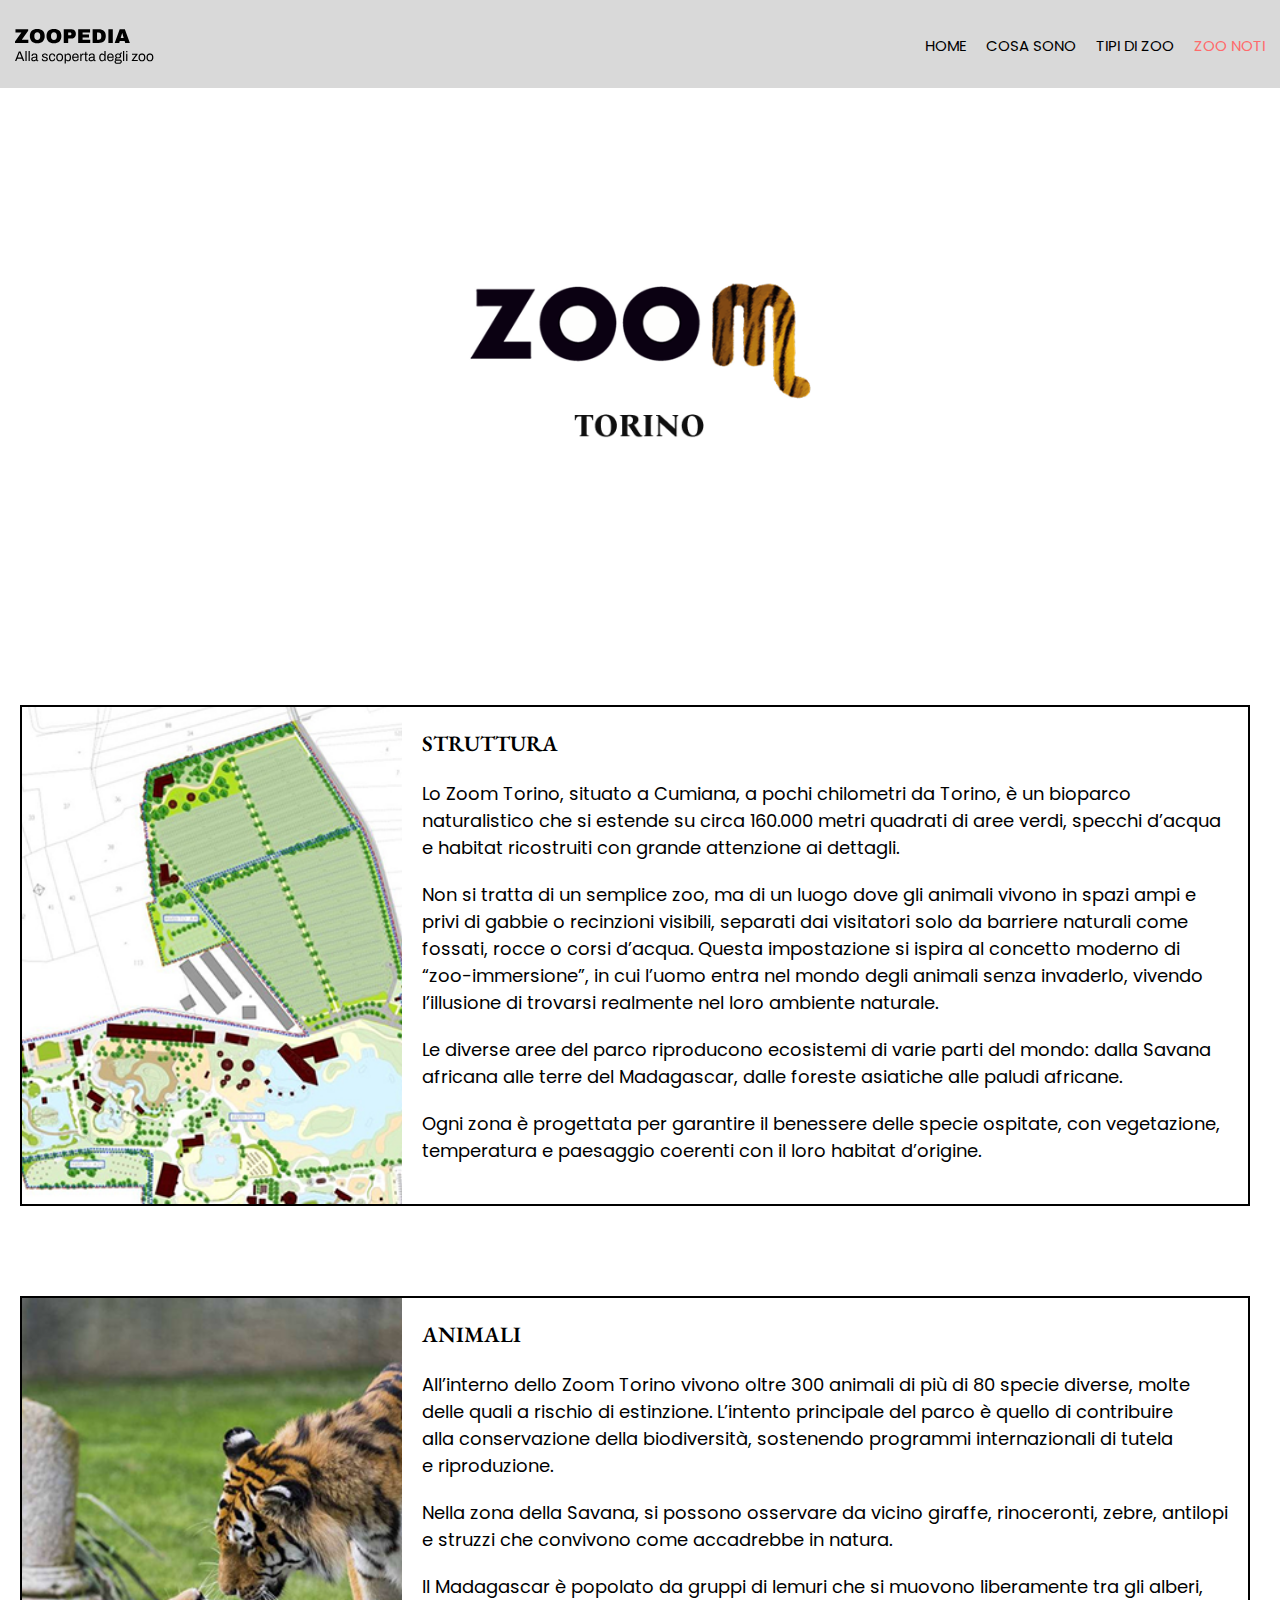
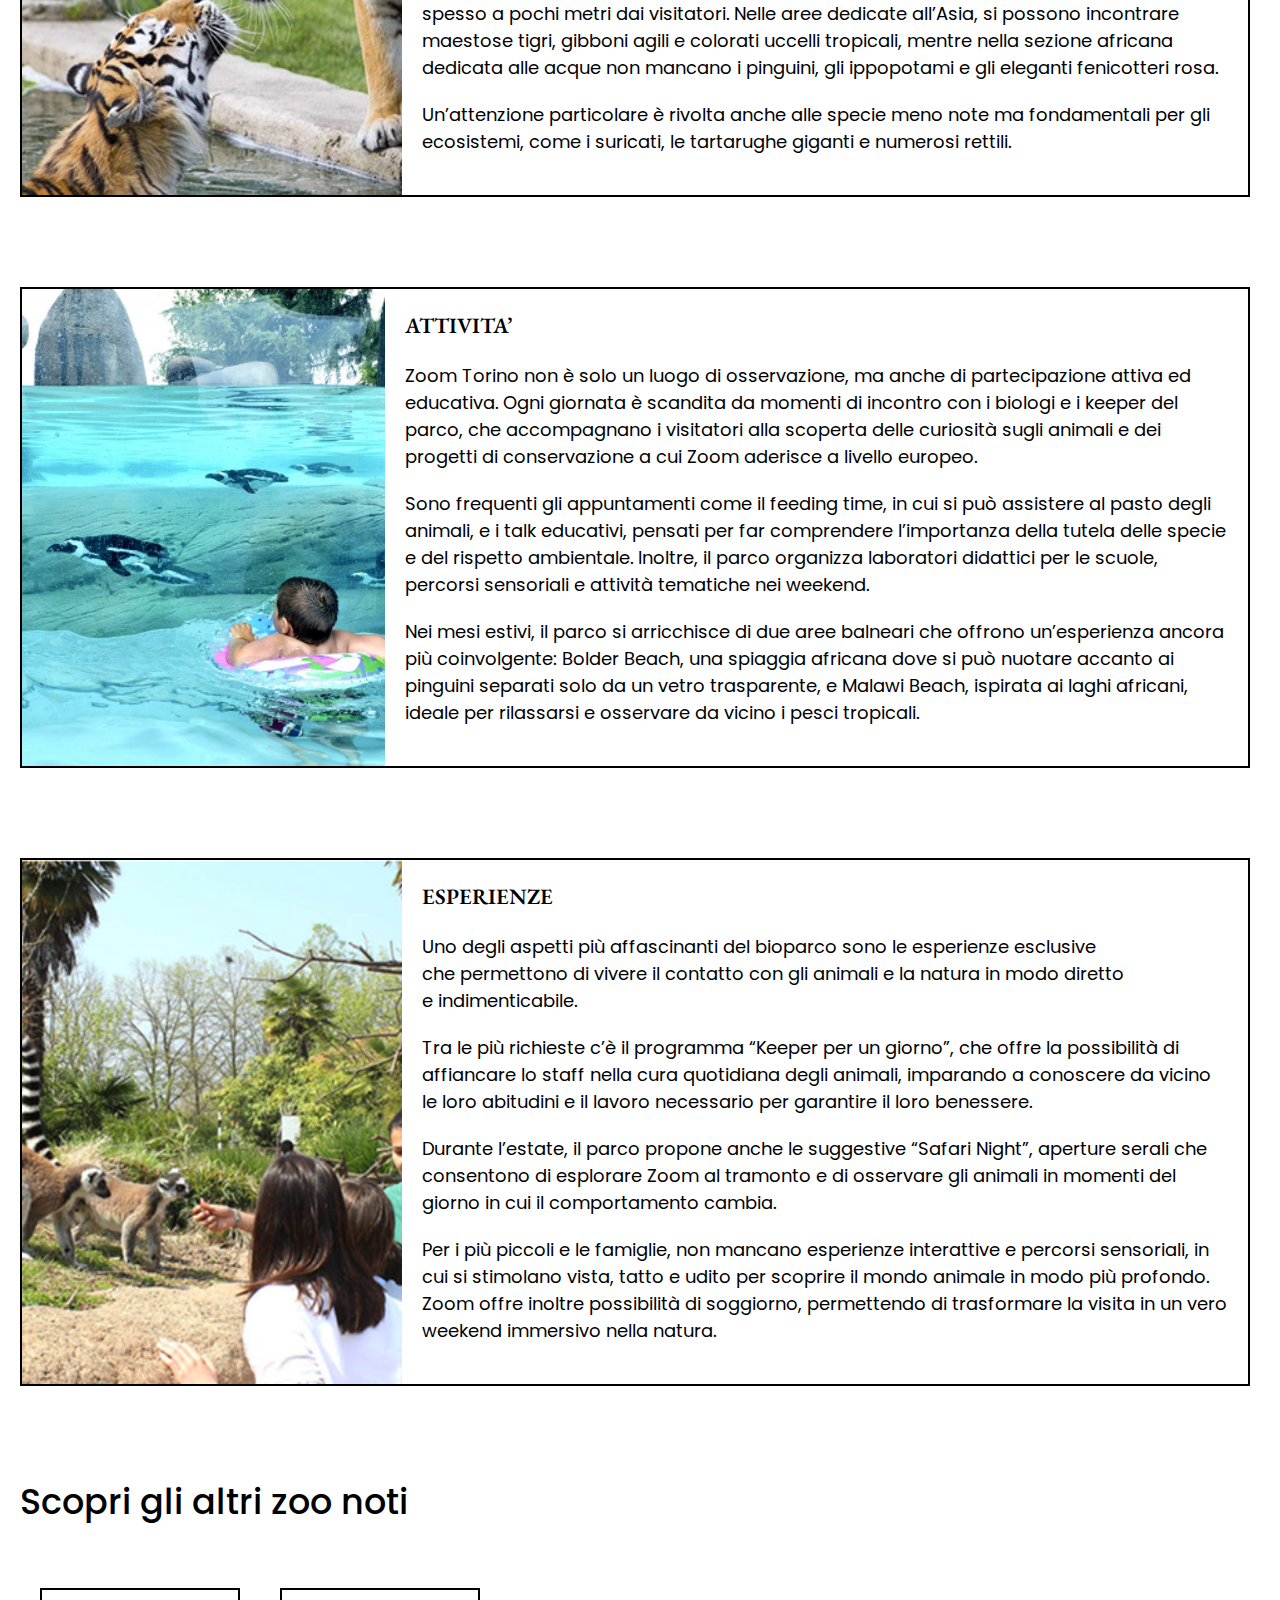
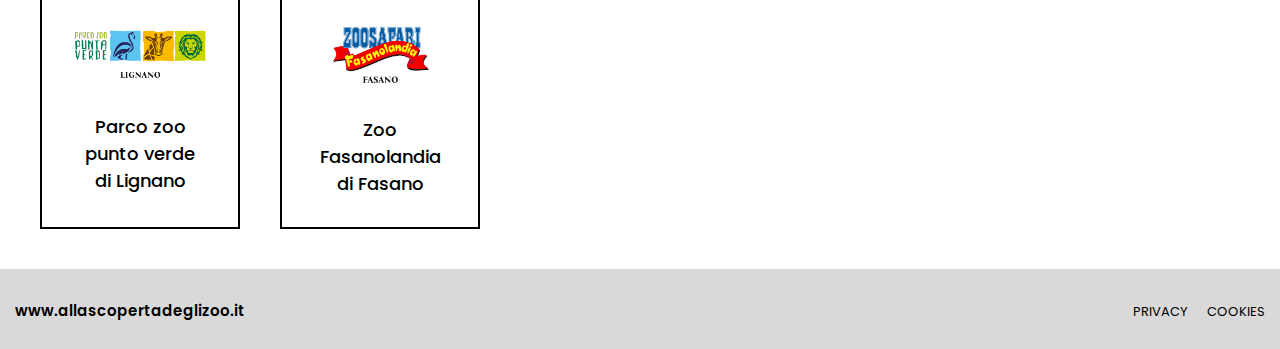
<file: zoomtorino.html>
<!DOCTYPE html>
<html lang="en">
<head>
    <meta charset="UTF-8">
    <meta name="viewport" content="width=device-width, initial-scale=1.0">
    <title>Zoo</title>
    <link rel="stylesheet" href="css/style.css">
    <link href="https://fonts.googleapis.com/css2?family=Poppins&display=swap" rel="stylesheet">
    <link href="https://fonts.googleapis.com/css2?family=EB+Garamond&display=swap" rel="stylesheet">
</head>
<body>
    <header >
        <div class="contenitore">
        <div><a href="index.html" class="marchio">
            <svg width="115" height="15" viewBox="0 0 115 15" fill="none" xmlns="http://www.w3.org/2000/svg">
<path d="M6.8 10.7H13.34V14H4.27663e-06V12.58L6.38 3.54H0.480004V0.24H13.18V1.66L6.8 10.7ZM22.2736 -9.53674e-07C24.6469 -9.53674e-07 26.4803 0.606666 27.7736 1.82C29.0669 3.03333 29.7136 4.8 29.7136 7.12C29.7136 9.44 29.0669 11.2067 27.7736 12.42C26.4803 13.6333 24.6469 14.24 22.2736 14.24C19.9003 14.24 18.0669 13.64 16.7736 12.44C15.4936 11.2267 14.8536 9.45333 14.8536 7.12C14.8536 4.78667 15.4936 3.02 16.7736 1.82C18.0669 0.606666 19.9003 -9.53674e-07 22.2736 -9.53674e-07ZM22.2736 3.3C21.3269 3.3 20.6069 3.58667 20.1136 4.16C19.6203 4.73333 19.3736 5.50667 19.3736 6.48V7.76C19.3736 8.73333 19.6203 9.50667 20.1136 10.08C20.6069 10.6533 21.3269 10.94 22.2736 10.94C23.2203 10.94 23.9403 10.6533 24.4336 10.08C24.9403 9.50667 25.1936 8.73333 25.1936 7.76V6.48C25.1936 5.50667 24.9403 4.73333 24.4336 4.16C23.9403 3.58667 23.2203 3.3 22.2736 3.3ZM38.9338 -9.53674e-07C41.3071 -9.53674e-07 43.1404 0.606666 44.4338 1.82C45.7271 3.03333 46.3738 4.8 46.3738 7.12C46.3738 9.44 45.7271 11.2067 44.4338 12.42C43.1404 13.6333 41.3071 14.24 38.9338 14.24C36.5604 14.24 34.7271 13.64 33.4338 12.44C32.1538 11.2267 31.5138 9.45333 31.5138 7.12C31.5138 4.78667 32.1538 3.02 33.4338 1.82C34.7271 0.606666 36.5604 -9.53674e-07 38.9338 -9.53674e-07ZM38.9338 3.3C37.9871 3.3 37.2671 3.58667 36.7738 4.16C36.2804 4.73333 36.0338 5.50667 36.0338 6.48V7.76C36.0338 8.73333 36.2804 9.50667 36.7738 10.08C37.2671 10.6533 37.9871 10.94 38.9338 10.94C39.8804 10.94 40.6004 10.6533 41.0938 10.08C41.6004 9.50667 41.8538 8.73333 41.8538 7.76V6.48C41.8538 5.50667 41.6004 4.73333 41.0938 4.16C40.6004 3.58667 39.8804 3.3 38.9338 3.3ZM56.4739 0.24C57.3272 0.24 58.0872 0.439999 58.7539 0.839999C59.4206 1.22667 59.9406 1.76667 60.3139 2.46C60.6872 3.14 60.8739 3.90667 60.8739 4.76V5.02C60.8739 5.87333 60.6872 6.64667 60.3139 7.34C59.9406 8.03333 59.4206 8.58 58.7539 8.98C58.0872 9.36667 57.3272 9.56 56.4739 9.56H53.1739V14H48.7539V0.24H56.4739ZM53.1739 6.34H54.9939C55.4606 6.34 55.8072 6.22 56.0339 5.98C56.2739 5.74 56.3939 5.41333 56.3939 5V4.84C56.3939 4.41333 56.2739 4.08667 56.0339 3.86C55.8072 3.62 55.4606 3.5 54.9939 3.5H53.1739V6.34ZM63.1875 0.24H75.0875V3.54H67.6075V5.44H74.0075V8.6H67.6075V10.7H75.2275V14H63.1875V0.24ZM83.5811 0.24C88.3944 0.24 90.8011 2.53333 90.8011 7.12C90.8011 11.7067 88.3944 14 83.5811 14H77.6211V0.24H83.5811ZM82.0411 10.7H83.5011C85.3544 10.7 86.2811 9.70667 86.2811 7.72V6.52C86.2811 4.53333 85.3544 3.54 83.5011 3.54H82.0411V10.7ZM93.3875 14V0.24H97.8075V14H93.3875ZM110.181 14L109.601 12.06H104.781L104.201 14H99.6809L104.701 0.24H109.841L114.861 14H110.181ZM105.701 8.98H108.681L107.241 4.08H107.161L105.701 8.98Z" fill="black"/>
            </svg>
            <svg width="139" height="13" viewBox="0 0 139 13" fill="none" xmlns="http://www.w3.org/2000/svg">
            <path d="M-7.19912e-06 10.122L3.79399 0.518001H5.54399L9.35199 10.122H7.90999L6.97199 7.742H2.29599L1.37199 10.122H-7.19912e-06ZM2.72999 6.608H6.52399L5.36199 3.598C5.33399 3.514 5.29199 3.39733 5.23599 3.248C5.17999 3.09867 5.11933 2.93533 5.05399 2.758C4.98866 2.57133 4.92333 2.38467 4.85799 2.198C4.79266 2.002 4.73199 1.82467 4.67599 1.666H4.59199C4.52666 1.85267 4.45199 2.06733 4.36799 2.31C4.28399 2.55267 4.19999 2.79067 4.11599 3.024C4.03199 3.248 3.96199 3.43933 3.90599 3.598L2.72999 6.608ZM10.411 10.122V9.53674e-07H11.643V10.122H10.411ZM13.5555 10.122V9.53674e-07H14.7875V10.122H13.5555ZM18.548 10.29C18.2774 10.29 18.0067 10.2573 17.736 10.192C17.4654 10.1267 17.2134 10.0193 16.98 9.87C16.7467 9.72067 16.56 9.51533 16.42 9.254C16.28 8.98333 16.21 8.64733 16.21 8.246C16.21 7.742 16.3314 7.32667 16.574 7C16.8167 6.67333 17.1527 6.42133 17.582 6.244C18.0207 6.05733 18.5387 5.93133 19.136 5.866C19.7334 5.79133 20.382 5.754 21.082 5.754V4.914C21.082 4.64333 21.0354 4.41 20.942 4.214C20.8487 4.018 20.6807 3.86867 20.438 3.766C20.2047 3.654 19.8687 3.598 19.43 3.598C19.01 3.598 18.674 3.654 18.422 3.766C18.1794 3.86867 18.0067 4.004 17.904 4.172C17.8107 4.34 17.764 4.52667 17.764 4.732V4.942H16.574C16.5647 4.89533 16.56 4.84867 16.56 4.802C16.56 4.75533 16.56 4.69933 16.56 4.634C16.56 4.186 16.6814 3.81267 16.924 3.514C17.176 3.206 17.526 2.97733 17.974 2.828C18.422 2.66933 18.9354 2.59 19.514 2.59C20.13 2.59 20.6434 2.67867 21.054 2.856C21.474 3.03333 21.7867 3.28533 21.992 3.612C22.2067 3.93867 22.314 4.33067 22.314 4.788V8.778C22.314 8.95533 22.356 9.08133 22.44 9.156C22.524 9.22133 22.6267 9.254 22.748 9.254H23.294V10.066C23.1634 10.122 23.0187 10.1687 22.86 10.206C22.7014 10.2527 22.5194 10.276 22.314 10.276C22.0714 10.276 21.8707 10.2247 21.712 10.122C21.5534 10.0287 21.432 9.898 21.348 9.73C21.264 9.55267 21.208 9.35667 21.18 9.142H21.082C20.914 9.37533 20.6994 9.58067 20.438 9.758C20.186 9.926 19.9014 10.0567 19.584 10.15C19.2667 10.2433 18.9214 10.29 18.548 10.29ZM18.856 9.254C19.1547 9.254 19.4347 9.20733 19.696 9.114C19.9667 9.02067 20.2047 8.89 20.41 8.722C20.6154 8.54467 20.7787 8.33467 20.9 8.092C21.0214 7.84933 21.082 7.58333 21.082 7.294V6.678C20.326 6.678 19.682 6.72 19.15 6.804C18.618 6.888 18.2074 7.03733 17.918 7.252C17.638 7.46667 17.498 7.77 17.498 8.162C17.498 8.414 17.554 8.61933 17.666 8.778C17.778 8.93667 17.9367 9.058 18.142 9.142C18.3474 9.21667 18.5854 9.254 18.856 9.254ZM29.8307 10.29C29.3267 10.29 28.8834 10.2387 28.5007 10.136C28.118 10.0333 27.8007 9.884 27.5487 9.688C27.2967 9.492 27.1054 9.25867 26.9747 8.988C26.844 8.71733 26.7787 8.40933 26.7787 8.064C26.7787 8.01733 26.7787 7.97533 26.7787 7.938C26.7787 7.89133 26.7834 7.854 26.7927 7.826H28.0107C28.0014 7.86333 27.9967 7.896 27.9967 7.924C27.9967 7.952 27.9967 7.98 27.9967 8.008C28.006 8.33467 28.09 8.59133 28.2487 8.778C28.4167 8.96467 28.6454 9.09533 28.9347 9.17C29.224 9.24467 29.546 9.282 29.9007 9.282C30.2087 9.282 30.4934 9.24467 30.7547 9.17C31.016 9.086 31.2214 8.96467 31.3707 8.806C31.5294 8.638 31.6087 8.428 31.6087 8.176C31.6087 7.868 31.506 7.63467 31.3007 7.476C31.1047 7.308 30.8434 7.17733 30.5167 7.084C30.19 6.99067 29.8494 6.89267 29.4947 6.79C29.196 6.706 28.8974 6.61267 28.5987 6.51C28.3 6.40733 28.0294 6.28133 27.7867 6.132C27.5534 5.98267 27.362 5.79133 27.2127 5.558C27.0727 5.31533 27.0027 5.012 27.0027 4.648C27.0027 4.32133 27.068 4.032 27.1987 3.78C27.3387 3.528 27.5347 3.31333 27.7867 3.136C28.0387 2.95867 28.342 2.828 28.6967 2.744C29.0607 2.65067 29.462 2.604 29.9007 2.604C30.3674 2.604 30.7734 2.65533 31.1187 2.758C31.4734 2.86067 31.7674 3.00533 32.0007 3.192C32.234 3.37867 32.4067 3.59333 32.5187 3.836C32.6307 4.06933 32.6867 4.32133 32.6867 4.592C32.6867 4.648 32.6867 4.704 32.6867 4.76C32.6867 4.80667 32.682 4.844 32.6727 4.872H31.4687V4.718C31.4687 4.53133 31.4174 4.354 31.3147 4.186C31.2214 4.00867 31.0534 3.86867 30.8107 3.766C30.5774 3.654 30.2507 3.598 29.8307 3.598C29.56 3.598 29.3267 3.62133 29.1307 3.668C28.9347 3.70533 28.7714 3.77067 28.6407 3.864C28.51 3.948 28.412 4.05067 28.3467 4.172C28.2814 4.284 28.2487 4.41467 28.2487 4.564C28.2487 4.80667 28.328 4.99333 28.4867 5.124C28.6454 5.25467 28.8554 5.362 29.1167 5.446C29.3874 5.53 29.6767 5.62333 29.9847 5.726C30.3114 5.81933 30.6427 5.91733 30.9787 6.02C31.324 6.11333 31.6367 6.23467 31.9167 6.384C32.206 6.53333 32.4347 6.73867 32.6027 7C32.78 7.252 32.8687 7.588 32.8687 8.008C32.8687 8.4 32.794 8.74067 32.6447 9.03C32.4954 9.31933 32.2807 9.55733 32.0007 9.744C31.73 9.93067 31.408 10.066 31.0347 10.15C30.6707 10.2433 30.2694 10.29 29.8307 10.29ZM37.1914 10.29C36.4821 10.29 35.8848 10.1547 35.3994 9.884C34.9234 9.604 34.5594 9.17933 34.3074 8.61C34.0648 8.03133 33.9434 7.308 33.9434 6.44C33.9434 5.572 34.0648 4.85333 34.3074 4.284C34.5594 3.71467 34.9281 3.29 35.4134 3.01C35.9081 2.73 36.5148 2.59 37.2334 2.59C37.7374 2.59 38.1714 2.65533 38.5354 2.786C38.9088 2.91667 39.2168 3.108 39.4594 3.36C39.7021 3.612 39.8794 3.91533 39.9914 4.27C40.1128 4.62467 40.1734 5.03067 40.1734 5.488H38.9274C38.9274 5.05867 38.8668 4.70867 38.7454 4.438C38.6334 4.158 38.4514 3.95267 38.1994 3.822C37.9474 3.682 37.6161 3.612 37.2054 3.612C36.7948 3.612 36.4401 3.70533 36.1414 3.892C35.8428 4.06933 35.6141 4.354 35.4554 4.746C35.2968 5.138 35.2174 5.656 35.2174 6.3V6.594C35.2174 7.20067 35.2921 7.70467 35.4414 8.106C35.6001 8.50733 35.8288 8.80133 36.1274 8.988C36.4261 9.17467 36.7901 9.268 37.2194 9.268C37.6394 9.268 37.9754 9.19333 38.2274 9.044C38.4888 8.89467 38.6754 8.68 38.7874 8.4C38.9088 8.12 38.9694 7.784 38.9694 7.392H40.1734C40.1734 7.80267 40.1128 8.18533 39.9914 8.54C39.8794 8.89467 39.7021 9.20267 39.4594 9.464C39.2168 9.72533 38.9088 9.93067 38.5354 10.08C38.1621 10.22 37.7141 10.29 37.1914 10.29ZM44.6752 10.29C43.9285 10.29 43.2985 10.1547 42.7852 9.884C42.2812 9.604 41.8939 9.17933 41.6232 8.61C41.3619 8.04067 41.2312 7.31733 41.2312 6.44C41.2312 5.55333 41.3619 4.83 41.6232 4.27C41.8939 3.70067 42.2812 3.28067 42.7852 3.01C43.2985 2.73 43.9285 2.59 44.6752 2.59C45.4219 2.59 46.0472 2.73 46.5512 3.01C47.0645 3.28067 47.4519 3.70067 47.7132 4.27C47.9745 4.83 48.1052 5.55333 48.1052 6.44C48.1052 7.31733 47.9745 8.04067 47.7132 8.61C47.4519 9.17933 47.0645 9.604 46.5512 9.884C46.0472 10.1547 45.4219 10.29 44.6752 10.29ZM44.6752 9.254C45.1512 9.254 45.5479 9.16067 45.8652 8.974C46.1825 8.78733 46.4205 8.498 46.5792 8.106C46.7472 7.70467 46.8312 7.20067 46.8312 6.594V6.286C46.8312 5.67 46.7472 5.166 46.5792 4.774C46.4205 4.382 46.1825 4.09267 45.8652 3.906C45.5479 3.71933 45.1512 3.626 44.6752 3.626C44.1992 3.626 43.7979 3.71933 43.4712 3.906C43.1539 4.09267 42.9159 4.382 42.7572 4.774C42.5985 5.166 42.5192 5.67 42.5192 6.286V6.594C42.5192 7.20067 42.5985 7.70467 42.7572 8.106C42.9159 8.498 43.1539 8.78733 43.4712 8.974C43.7979 9.16067 44.1992 9.254 44.6752 9.254ZM49.6356 12.544V2.758H50.6156L50.7416 3.808H50.8396C51.0916 3.39733 51.4136 3.094 51.8056 2.898C52.1976 2.69267 52.6409 2.59 53.1356 2.59C53.7516 2.59 54.2742 2.72533 54.7036 2.996C55.1329 3.26667 55.4642 3.69133 55.6976 4.27C55.9309 4.83933 56.0476 5.58133 56.0476 6.496C56.0476 7.35467 55.9262 8.06867 55.6836 8.638C55.4502 9.198 55.1189 9.61333 54.6896 9.884C54.2602 10.1547 53.7609 10.29 53.1916 10.29C52.8742 10.29 52.5756 10.2527 52.2956 10.178C52.0156 10.1033 51.7636 9.98667 51.5396 9.828C51.3156 9.66 51.1196 9.45 50.9516 9.198H50.8676V12.544H49.6356ZM52.7996 9.212C53.2569 9.212 53.6302 9.12333 53.9196 8.946C54.2089 8.75933 54.4236 8.47467 54.5636 8.092C54.7036 7.7 54.7736 7.20067 54.7736 6.594V6.3C54.7736 5.656 54.6989 5.14267 54.5496 4.76C54.4002 4.368 54.1809 4.088 53.8916 3.92C53.6116 3.752 53.2616 3.668 52.8416 3.668C52.3842 3.668 52.0062 3.77067 51.7076 3.976C51.4182 4.172 51.2036 4.47067 51.0636 4.872C50.9329 5.27333 50.8676 5.76333 50.8676 6.342V6.552C50.8676 7.06533 50.9142 7.49467 51.0076 7.84C51.1102 8.176 51.2502 8.44667 51.4276 8.652C51.6142 8.85733 51.8242 9.002 52.0576 9.086C52.2909 9.17 52.5382 9.212 52.7996 9.212ZM60.5189 10.29C59.7909 10.29 59.1749 10.1547 58.6709 9.884C58.1763 9.604 57.7983 9.17933 57.5369 8.61C57.2849 8.04067 57.1589 7.31733 57.1589 6.44C57.1589 5.55333 57.2849 4.83 57.5369 4.27C57.7983 3.70067 58.1809 3.28067 58.6849 3.01C59.1889 2.73 59.8189 2.59 60.5749 2.59C61.2656 2.59 61.8443 2.72533 62.3109 2.996C62.7776 3.25733 63.1276 3.654 63.3609 4.186C63.6036 4.70867 63.7249 5.36667 63.7249 6.16V6.748H58.4329C58.4516 7.336 58.5356 7.82133 58.6849 8.204C58.8436 8.57733 59.0769 8.85267 59.3849 9.03C59.6929 9.198 60.0803 9.282 60.5469 9.282C60.8643 9.282 61.1396 9.24467 61.3729 9.17C61.6156 9.086 61.8163 8.96933 61.9749 8.82C62.1429 8.67067 62.2689 8.49333 62.3529 8.288C62.4369 8.08267 62.4836 7.85867 62.4929 7.616H63.6969C63.6876 8.008 63.6129 8.372 63.4729 8.708C63.3329 9.03467 63.1276 9.31467 62.8569 9.548C62.5863 9.78133 62.2549 9.96333 61.8629 10.094C61.4709 10.2247 61.0229 10.29 60.5189 10.29ZM58.4609 5.824H62.4509C62.4509 5.41333 62.4043 5.068 62.3109 4.788C62.2176 4.508 62.0823 4.27933 61.9049 4.102C61.7369 3.92467 61.5363 3.79867 61.3029 3.724C61.0789 3.64 60.8223 3.598 60.5329 3.598C60.1036 3.598 59.7396 3.67733 59.4409 3.836C59.1423 3.99467 58.9136 4.23733 58.7549 4.564C58.5963 4.89067 58.4983 5.31067 58.4609 5.824ZM65.2489 10.122V2.758H66.2429L66.3549 3.976H66.4529C66.5275 3.74267 66.6302 3.52333 66.7609 3.318C66.8915 3.10333 67.0689 2.93067 67.2929 2.8C67.5169 2.66 67.7922 2.59 68.1189 2.59C68.2589 2.59 68.3849 2.604 68.4969 2.632C68.6182 2.65067 68.7069 2.674 68.7629 2.702V3.836H68.3009C67.9835 3.836 67.7082 3.892 67.4749 4.004C67.2509 4.10667 67.0642 4.256 66.9149 4.452C66.7655 4.648 66.6535 4.88133 66.5789 5.152C66.5135 5.42267 66.4809 5.712 66.4809 6.02V10.122H65.2489ZM71.6193 10.29C71.2366 10.29 70.938 10.22 70.7233 10.08C70.5086 9.93067 70.3546 9.73933 70.2613 9.506C70.168 9.26333 70.1213 9.00667 70.1213 8.736V3.794H69.1693V2.758H70.1493L70.3733 0.700001H71.3533V2.758H72.7393V3.794H71.3533V8.554C71.3533 8.78733 71.3953 8.96467 71.4793 9.086C71.5633 9.198 71.722 9.254 71.9553 9.254H72.7393V10.066C72.646 10.1127 72.534 10.15 72.4033 10.178C72.2726 10.206 72.1373 10.2293 71.9973 10.248C71.8666 10.276 71.7406 10.29 71.6193 10.29ZM75.9015 10.29C75.6309 10.29 75.3602 10.2573 75.0895 10.192C74.8189 10.1267 74.5669 10.0193 74.3335 9.87C74.1002 9.72067 73.9135 9.51533 73.7735 9.254C73.6335 8.98333 73.5635 8.64733 73.5635 8.246C73.5635 7.742 73.6849 7.32667 73.9275 7C74.1702 6.67333 74.5062 6.42133 74.9355 6.244C75.3742 6.05733 75.8922 5.93133 76.4895 5.866C77.0869 5.79133 77.7355 5.754 78.4355 5.754V4.914C78.4355 4.64333 78.3889 4.41 78.2955 4.214C78.2022 4.018 78.0342 3.86867 77.7915 3.766C77.5582 3.654 77.2222 3.598 76.7835 3.598C76.3635 3.598 76.0275 3.654 75.7755 3.766C75.5329 3.86867 75.3602 4.004 75.2575 4.172C75.1642 4.34 75.1175 4.52667 75.1175 4.732V4.942H73.9275C73.9182 4.89533 73.9135 4.84867 73.9135 4.802C73.9135 4.75533 73.9135 4.69933 73.9135 4.634C73.9135 4.186 74.0349 3.81267 74.2775 3.514C74.5295 3.206 74.8795 2.97733 75.3275 2.828C75.7755 2.66933 76.2889 2.59 76.8675 2.59C77.4835 2.59 77.9969 2.67867 78.4075 2.856C78.8275 3.03333 79.1402 3.28533 79.3455 3.612C79.5602 3.93867 79.6675 4.33067 79.6675 4.788V8.778C79.6675 8.95533 79.7095 9.08133 79.7935 9.156C79.8775 9.22133 79.9802 9.254 80.1015 9.254H80.6475V10.066C80.5169 10.122 80.3722 10.1687 80.2135 10.206C80.0549 10.2527 79.8729 10.276 79.6675 10.276C79.4249 10.276 79.2242 10.2247 79.0655 10.122C78.9069 10.0287 78.7855 9.898 78.7015 9.73C78.6175 9.55267 78.5615 9.35667 78.5335 9.142H78.4355C78.2675 9.37533 78.0529 9.58067 77.7915 9.758C77.5395 9.926 77.2549 10.0567 76.9375 10.15C76.6202 10.2433 76.2749 10.29 75.9015 10.29ZM76.2095 9.254C76.5082 9.254 76.7882 9.20733 77.0495 9.114C77.3202 9.02067 77.5582 8.89 77.7635 8.722C77.9689 8.54467 78.1322 8.33467 78.2535 8.092C78.3749 7.84933 78.4355 7.58333 78.4355 7.294V6.678C77.6795 6.678 77.0355 6.72 76.5035 6.804C75.9715 6.888 75.5609 7.03733 75.2715 7.252C74.9915 7.46667 74.8515 7.77 74.8515 8.162C74.8515 8.414 74.9075 8.61933 75.0195 8.778C75.1315 8.93667 75.2902 9.058 75.4955 9.142C75.7009 9.21667 75.9389 9.254 76.2095 9.254ZM87.1142 10.29C86.5076 10.29 85.9849 10.1547 85.5462 9.884C85.1169 9.61333 84.7809 9.19333 84.5382 8.624C84.3049 8.04533 84.1882 7.29867 84.1882 6.384C84.1882 5.516 84.3096 4.802 84.5522 4.242C84.7949 3.682 85.1309 3.26667 85.5602 2.996C85.9896 2.72533 86.4889 2.59 87.0582 2.59C87.3849 2.59 87.6882 2.62733 87.9682 2.702C88.2482 2.77667 88.4956 2.89333 88.7102 3.052C88.9342 3.21067 89.1302 3.42067 89.2982 3.682H89.3822V9.53674e-07H90.6142V10.122H89.6202L89.5082 9.072H89.4102C89.1582 9.48267 88.8316 9.79067 88.4302 9.996C88.0289 10.192 87.5902 10.29 87.1142 10.29ZM87.4082 9.212C87.8749 9.212 88.2529 9.10933 88.5422 8.904C88.8316 8.69867 89.0416 8.4 89.1722 8.008C89.3122 7.616 89.3822 7.13067 89.3822 6.552V6.328C89.3822 5.824 89.3309 5.39933 89.2282 5.054C89.1256 4.70867 88.9856 4.43333 88.8082 4.228C88.6309 4.02267 88.4256 3.878 88.1922 3.794C87.9589 3.71 87.7116 3.668 87.4502 3.668C86.9929 3.668 86.6196 3.76133 86.3302 3.948C86.0409 4.12533 85.8262 4.41 85.6862 4.802C85.5462 5.18467 85.4762 5.684 85.4762 6.3V6.594C85.4762 7.22867 85.5509 7.742 85.7002 8.134C85.8496 8.51667 86.0642 8.792 86.3442 8.96C86.6336 9.128 86.9882 9.212 87.4082 9.212ZM95.4916 10.29C94.7636 10.29 94.1476 10.1547 93.6436 9.884C93.1489 9.604 92.7709 9.17933 92.5096 8.61C92.2576 8.04067 92.1316 7.31733 92.1316 6.44C92.1316 5.55333 92.2576 4.83 92.5096 4.27C92.7709 3.70067 93.1536 3.28067 93.6576 3.01C94.1616 2.73 94.7916 2.59 95.5476 2.59C96.2383 2.59 96.8169 2.72533 97.2836 2.996C97.7503 3.25733 98.1003 3.654 98.3336 4.186C98.5763 4.70867 98.6976 5.36667 98.6976 6.16V6.748H93.4056C93.4243 7.336 93.5083 7.82133 93.6576 8.204C93.8163 8.57733 94.0496 8.85267 94.3576 9.03C94.6656 9.198 95.0529 9.282 95.5196 9.282C95.8369 9.282 96.1123 9.24467 96.3456 9.17C96.5883 9.086 96.7889 8.96933 96.9476 8.82C97.1156 8.67067 97.2416 8.49333 97.3256 8.288C97.4096 8.08267 97.4563 7.85867 97.4656 7.616H98.6696C98.6603 8.008 98.5856 8.372 98.4456 8.708C98.3056 9.03467 98.1003 9.31467 97.8296 9.548C97.5589 9.78133 97.2276 9.96333 96.8356 10.094C96.4436 10.2247 95.9956 10.29 95.4916 10.29ZM93.4336 5.824H97.4236C97.4236 5.41333 97.3769 5.068 97.2836 4.788C97.1903 4.508 97.0549 4.27933 96.8776 4.102C96.7096 3.92467 96.5089 3.79867 96.2756 3.724C96.0516 3.64 95.7949 3.598 95.5056 3.598C95.0763 3.598 94.7123 3.67733 94.4136 3.836C94.1149 3.99467 93.8863 4.23733 93.7276 4.564C93.5689 4.89067 93.4709 5.31067 93.4336 5.824ZM101.468 12.67C101.113 12.67 100.786 12.5953 100.488 12.446C100.189 12.306 99.9508 12.1007 99.7735 11.83C99.5962 11.5593 99.5075 11.2373 99.5075 10.864C99.5075 10.4533 99.6195 10.1127 99.8435 9.842C100.077 9.57133 100.352 9.37067 100.67 9.24C100.436 9.128 100.254 8.974 100.124 8.778C99.9928 8.57267 99.9275 8.34867 99.9275 8.106C99.9275 7.77933 100.044 7.504 100.278 7.28C100.52 7.056 100.814 6.90667 101.16 6.832C100.842 6.62667 100.59 6.36533 100.404 6.048C100.226 5.72133 100.138 5.362 100.138 4.97C100.138 4.50333 100.245 4.09267 100.46 3.738C100.684 3.38333 101.02 3.10333 101.468 2.898C101.925 2.69267 102.48 2.59 103.134 2.59C103.432 2.59 103.712 2.61333 103.974 2.66C104.235 2.69733 104.468 2.76267 104.674 2.856C105 2.70667 105.243 2.51533 105.402 2.282C105.57 2.04867 105.672 1.81067 105.71 1.568H106.928C106.928 1.848 106.862 2.114 106.732 2.366C106.61 2.60867 106.442 2.814 106.228 2.982C106.013 3.14067 105.752 3.248 105.444 3.304C105.677 3.528 105.85 3.78 105.962 4.06C106.083 4.34 106.144 4.64333 106.144 4.97C106.144 5.43667 106.032 5.852 105.808 6.216C105.593 6.57067 105.266 6.85067 104.828 7.056C104.389 7.26133 103.838 7.364 103.176 7.364H102.028C101.776 7.364 101.57 7.41533 101.412 7.518C101.253 7.61133 101.174 7.76533 101.174 7.98C101.174 8.16667 101.253 8.32067 101.412 8.442C101.57 8.554 101.776 8.61 102.028 8.61H105.024C105.565 8.61 106.008 8.792 106.354 9.156C106.699 9.51067 106.872 9.968 106.872 10.528C106.872 10.9293 106.769 11.2887 106.564 11.606C106.368 11.9327 106.088 12.1893 105.724 12.376C105.369 12.572 104.954 12.67 104.478 12.67H101.468ZM101.818 11.732H104.464C104.678 11.732 104.874 11.6853 105.052 11.592C105.229 11.508 105.369 11.3867 105.472 11.228C105.574 11.0693 105.626 10.8967 105.626 10.71C105.626 10.3927 105.532 10.1407 105.346 9.954C105.159 9.76733 104.926 9.674 104.646 9.674H101.818C101.519 9.674 101.267 9.77667 101.062 9.982C100.856 10.178 100.754 10.4207 100.754 10.71C100.754 11.018 100.856 11.2653 101.062 11.452C101.267 11.6387 101.519 11.732 101.818 11.732ZM103.148 6.44C103.745 6.44 104.188 6.30933 104.478 6.048C104.767 5.78667 104.912 5.42733 104.912 4.97C104.912 4.522 104.767 4.16733 104.478 3.906C104.188 3.64467 103.745 3.514 103.148 3.514C102.55 3.514 102.102 3.64467 101.804 3.906C101.514 4.16733 101.37 4.522 101.37 4.97C101.37 5.25933 101.435 5.516 101.566 5.74C101.696 5.964 101.892 6.13667 102.154 6.258C102.415 6.37933 102.746 6.44 103.148 6.44ZM108.001 10.122V9.53674e-07H109.233V10.122H108.001ZM111.145 1.372V9.53674e-07H112.377V1.372H111.145ZM111.145 10.122V2.758H112.377V10.122H111.145ZM116.684 10.122V9.464L120.786 3.794H116.978V2.758H122.55V3.402L118.434 9.086H122.774V10.122H116.684ZM126.939 10.29C126.192 10.29 125.562 10.1547 125.049 9.884C124.545 9.604 124.158 9.17933 123.887 8.61C123.626 8.04067 123.495 7.31733 123.495 6.44C123.495 5.55333 123.626 4.83 123.887 4.27C124.158 3.70067 124.545 3.28067 125.049 3.01C125.562 2.73 126.192 2.59 126.939 2.59C127.686 2.59 128.311 2.73 128.815 3.01C129.328 3.28067 129.716 3.70067 129.977 4.27C130.238 4.83 130.369 5.55333 130.369 6.44C130.369 7.31733 130.238 8.04067 129.977 8.61C129.716 9.17933 129.328 9.604 128.815 9.884C128.311 10.1547 127.686 10.29 126.939 10.29ZM126.939 9.254C127.415 9.254 127.812 9.16067 128.129 8.974C128.446 8.78733 128.684 8.498 128.843 8.106C129.011 7.70467 129.095 7.20067 129.095 6.594V6.286C129.095 5.67 129.011 5.166 128.843 4.774C128.684 4.382 128.446 4.09267 128.129 3.906C127.812 3.71933 127.415 3.626 126.939 3.626C126.463 3.626 126.062 3.71933 125.735 3.906C125.418 4.09267 125.18 4.382 125.021 4.774C124.862 5.166 124.783 5.67 124.783 6.286V6.594C124.783 7.20067 124.862 7.70467 125.021 8.106C125.18 8.498 125.418 8.78733 125.735 8.974C126.062 9.16067 126.463 9.254 126.939 9.254ZM134.923 10.29C134.177 10.29 133.547 10.1547 133.033 9.884C132.529 9.604 132.142 9.17933 131.871 8.61C131.61 8.04067 131.479 7.31733 131.479 6.44C131.479 5.55333 131.61 4.83 131.871 4.27C132.142 3.70067 132.529 3.28067 133.033 3.01C133.547 2.73 134.177 2.59 134.923 2.59C135.67 2.59 136.295 2.73 136.799 3.01C137.313 3.28067 137.7 3.70067 137.961 4.27C138.223 4.83 138.353 5.55333 138.353 6.44C138.353 7.31733 138.223 8.04067 137.961 8.61C137.7 9.17933 137.313 9.604 136.799 9.884C136.295 10.1547 135.67 10.29 134.923 10.29ZM134.923 9.254C135.399 9.254 135.796 9.16067 136.113 8.974C136.431 8.78733 136.669 8.498 136.827 8.106C136.995 7.70467 137.079 7.20067 137.079 6.594V6.286C137.079 5.67 136.995 5.166 136.827 4.774C136.669 4.382 136.431 4.09267 136.113 3.906C135.796 3.71933 135.399 3.626 134.923 3.626C134.447 3.626 134.046 3.71933 133.719 3.906C133.402 4.09267 133.164 4.382 133.005 4.774C132.847 5.166 132.767 5.67 132.767 6.286V6.594C132.767 7.20067 132.847 7.70467 133.005 8.106C133.164 8.498 133.402 8.78733 133.719 8.974C134.046 9.16067 134.447 9.254 134.923 9.254Z" fill="black"/>
            </svg>
        </a></div>
        <div class="navigazione">
            <nav>
                <ul class="">
                    <li><a href="index.html">HOME</a></li>
                    <li><a href="cosasono.html">COSA SONO</a></li>
                    <li><a href="tipizoo.html">TIPI DI ZOO</a></li>
                    <li><a href="zoonoti.html" class="colore-nav">ZOO NOTI</a></li>
                </ul>
            </nav>
        </div>
        </div>
    </header>
    
<main>
    <img src="img/zoomtorino-header.png" alt="">

    <section class="contenitore">

        <div class="blocco-zoo">
            <img src="img/zoomtorino-img1.png" alt="">
            <div class="zoo-paragrafi">
                <p class="grassetto">STRUTTURA</p>
                <p>Lo Zoom Torino, situato a Cumiana, a pochi chilometri da Torino, è un bioparco naturalistico che si estende su circa 160.000 metri quadrati di aree verdi, specchi d’acqua e habitat ricostruiti con grande attenzione ai dettagli. </p>
                <p>Non si tratta di un semplice zoo, ma di un luogo dove gli animali vivono in spazi ampi e privi di gabbie o recinzioni visibili, separati dai visitatori solo da barriere naturali come fossati, rocce o corsi d’acqua. Questa impostazione si ispira al concetto moderno di “zoo-immersione”, in cui l’uomo entra nel mondo degli animali senza invaderlo, vivendo l’illusione di trovarsi realmente nel loro ambiente naturale.</p>
                <p>Le diverse aree del parco riproducono ecosistemi di varie parti del mondo: dalla Savana africana alle terre del Madagascar, dalle foreste asiatiche alle paludi africane. </p>
                <p>Ogni zona è progettata per garantire il benessere delle specie ospitate, con vegetazione, temperatura e paesaggio coerenti con il loro habitat d’origine. </p>
            </div>
        </div>

        <div class="blocco-zoo">
            <img src="img/zoomtorino-img2.png" alt="">
            <div class="zoo-paragrafi">
                <p class="grassetto">ANIMALI</p>
                <p>All’interno dello Zoom Torino vivono oltre 300 animali di più di 80 specie diverse, molte delle quali a rischio di estinzione. L’intento principale del parco è quello di contribuire alla conservazione della biodiversità, sostenendo programmi internazionali di tutela e riproduzione.</p>
                <p>Nella zona della Savana, si possono osservare da vicino giraffe, rinoceronti, zebre, antilopi e struzzi che convivono come accadrebbe in natura.</p>
                <p>Il Madagascar è popolato da gruppi di lemuri che si muovono liberamente tra gli alberi, spesso a pochi metri dai visitatori. Nelle aree dedicate all’Asia, si possono incontrare maestose tigri, gibboni agili e colorati uccelli tropicali, mentre nella sezione africana dedicata alle acque non mancano i pinguini, gli ippopotami e gli eleganti fenicotteri rosa.</p>
                <p>Un’attenzione particolare è rivolta anche alle specie meno note ma fondamentali per gli ecosistemi, come i suricati, le tartarughe giganti e numerosi rettili.</p>
            </div>
        </div>

        <div class="blocco-zoo">
            <img src="img/zoomtorino-img3.png" alt="">
            <div class="zoo-paragrafi">
                <p class="grassetto">ATTIVITA’</p>
                <p>Zoom Torino non è solo un luogo di osservazione, ma anche di partecipazione attiva ed educativa. Ogni giornata è scandita da momenti di incontro con i biologi e i keeper del parco, che accompagnano i visitatori alla scoperta delle curiosità sugli animali e dei progetti di conservazione a cui Zoom aderisce a livello europeo.</p>
                <p>Sono frequenti gli appuntamenti come il feeding time, in cui si può assistere al pasto degli animali, e i talk educativi, pensati per far comprendere l’importanza della tutela delle specie e del rispetto ambientale. Inoltre, il parco organizza laboratori didattici per le scuole, percorsi sensoriali e attività tematiche nei weekend.</p>
                <p>Nei mesi estivi, il parco si arricchisce di due aree balneari che offrono un’esperienza ancora più coinvolgente: Bolder Beach, una spiaggia africana dove si può nuotare accanto ai pinguini separati solo da un vetro trasparente, e Malawi Beach, ispirata ai laghi africani, ideale per rilassarsi e osservare da vicino i pesci tropicali. </p>
            </div>
        </div>

        <div class="blocco-zoo">
            <img src="img/zoomtorino-img4.png" alt="">
            <div class="zoo-paragrafi">
                <p class="grassetto">ESPERIENZE</p>
                <p>Uno degli aspetti più affascinanti del bioparco sono le esperienze esclusive che permettono di vivere il contatto con gli animali e la natura in modo diretto e indimenticabile.</p>
                <p>Tra le più richieste c’è il programma “Keeper per un giorno”, che offre la possibilità di affiancare lo staff nella cura quotidiana degli animali, imparando a conoscere da vicino le loro abitudini e il lavoro necessario per garantire il loro benessere.</p>
                <p>Durante l’estate, il parco propone anche le suggestive “Safari Night”, aperture serali che consentono di esplorare Zoom al tramonto e di osservare gli animali in momenti del giorno in cui il comportamento cambia.</p>
                <p>Per i più piccoli e le famiglie, non mancano esperienze interattive e percorsi sensoriali, in cui si stimolano vista, tatto e udito per scoprire il mondo animale in modo più profondo. Zoom offre inoltre possibilità di soggiorno, permettendo di trasformare la visita in un vero weekend immersivo nella natura.</p>
            </div>
        </div>

        <h2>Scopri gli altri zoo noti</h2>

        <div class="scopri">
        <div class="card-scopri"><a href="puntaverde-lignano.html">
            <img src="img/zoolignano-marchio.png" alt="">
            <h3>Parco zoo punto verde<br>di Lignano</h5>
            </a>
        </div>

        <div class="card-scopri"><a href="fasanolandia-fasano.html">
            <img src="img/fasano-marchio.png" alt="">
            <h3>Zoo Fasanolandia di Fasano </h5>
            </a>
        </div>
        </div>        

    </section>
</main>

<footer>
    <div class="contenitore">
        <a href="index.html"><h3>www.allascopertadeglizoo.it</h3></a>
        <div class="navigazione">
            <nav>
                <ul>
                    <li><a href="">PRIVACY</a></li>
                    <li><a href="">COOKIES</a></li>
                </ul>
            </nav>
        </div>
    </div>
</footer>

</body>
</html>
</file>
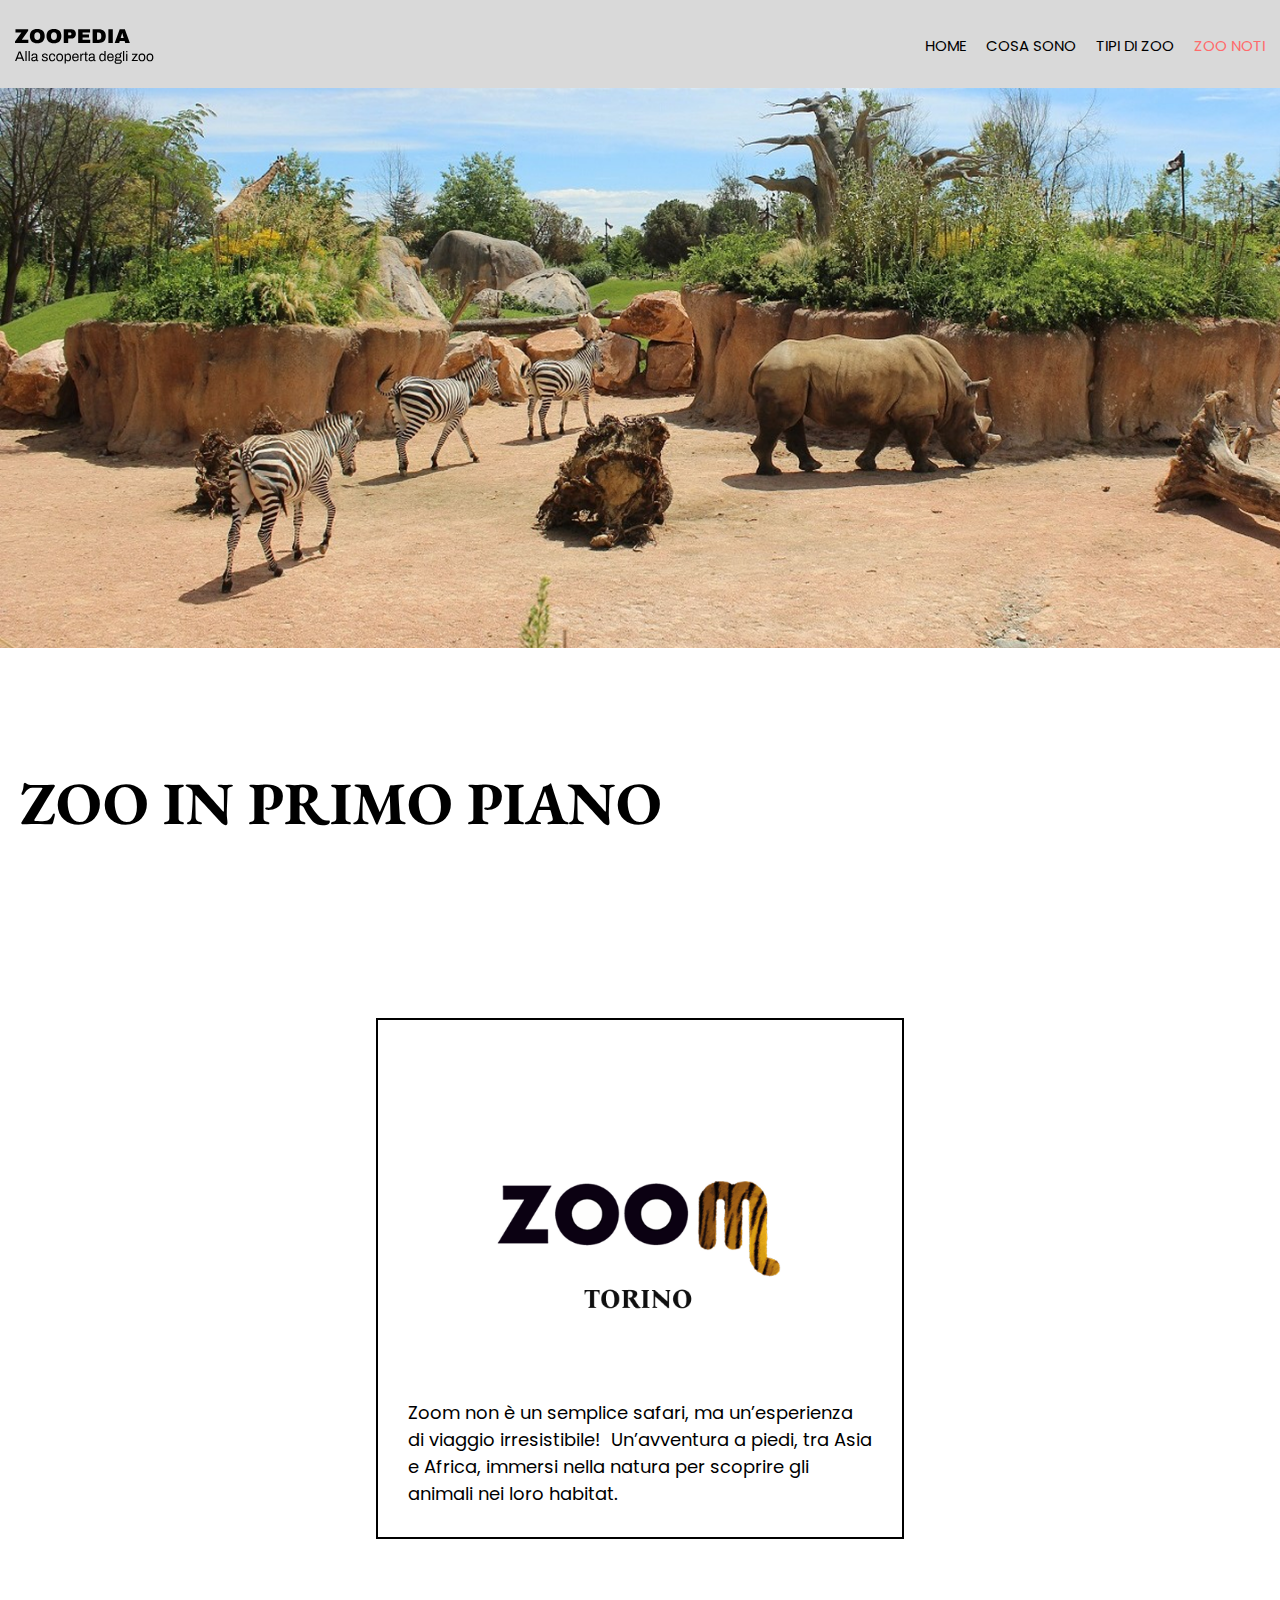
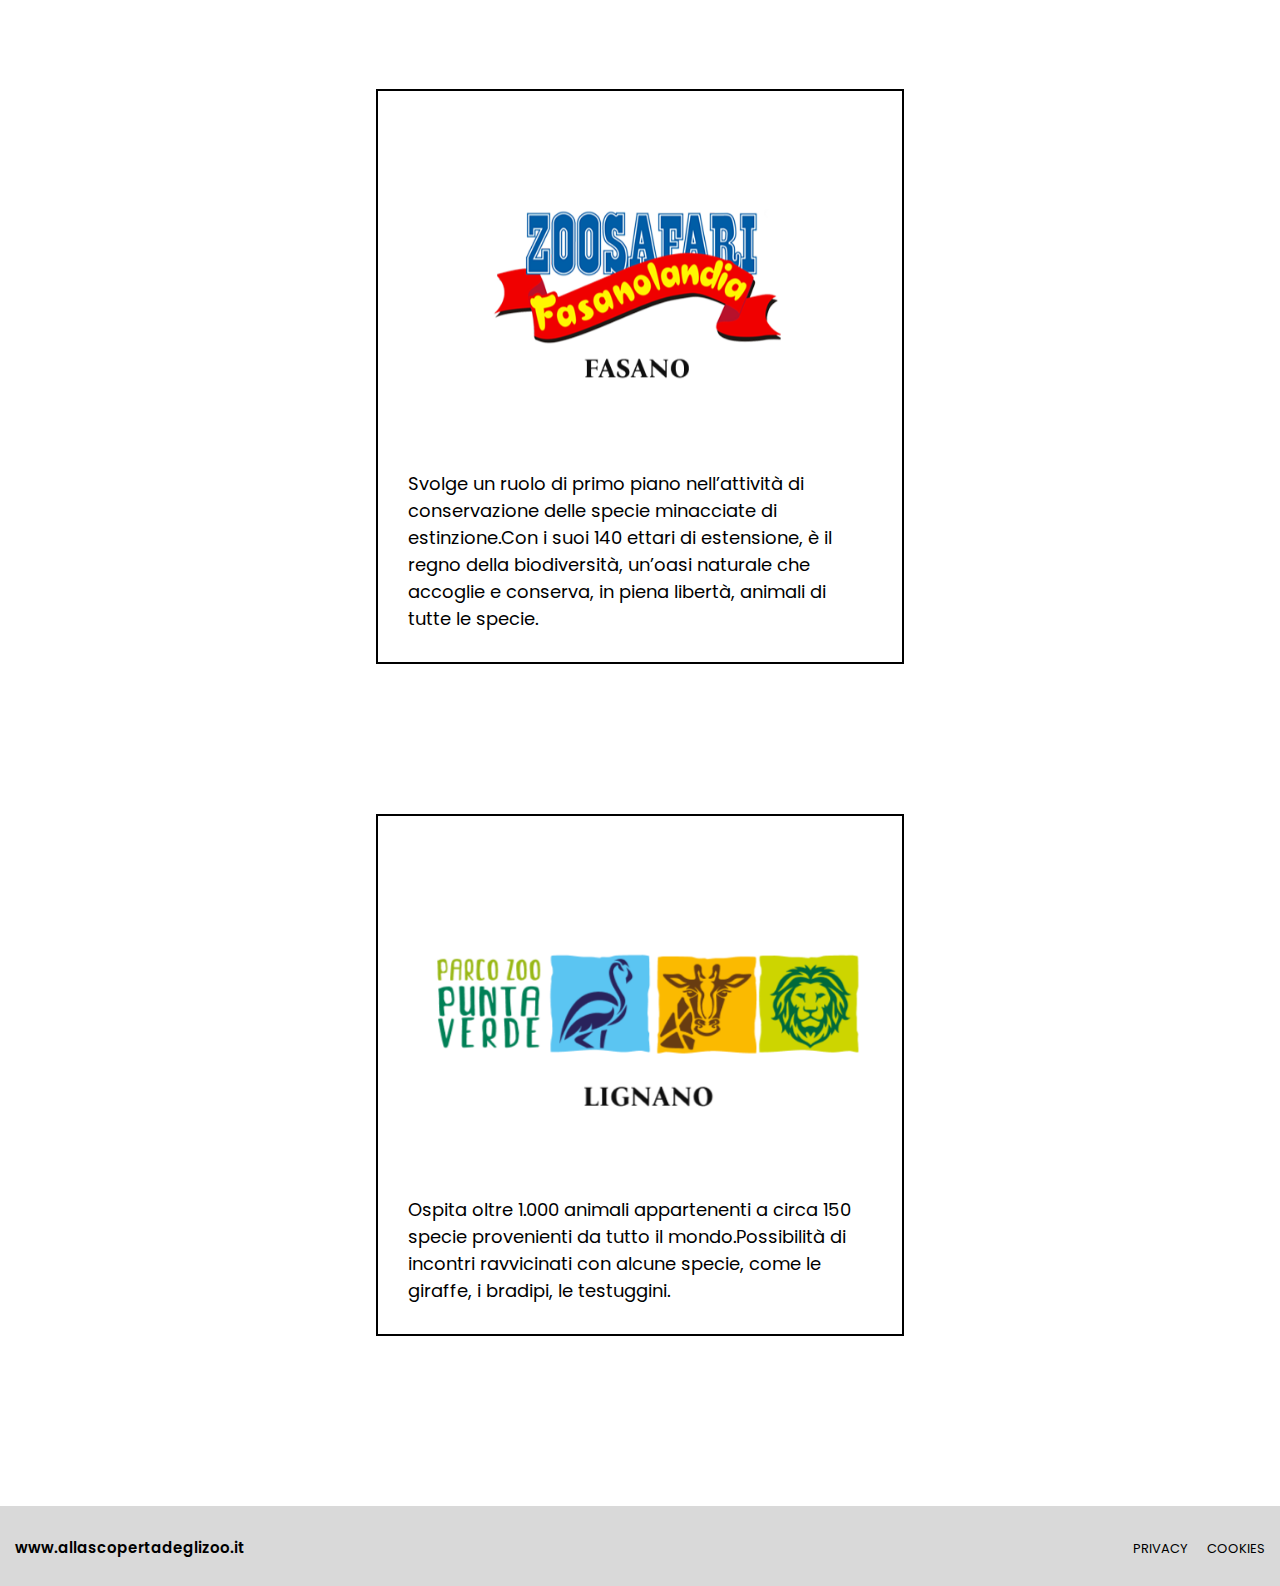
<file: zoonoti.html>
<!DOCTYPE html>
<html lang="en">
<head>
    <meta charset="UTF-8">
    <meta name="viewport" content="width=device-width, initial-scale=1.0">
    <title>Zoo</title>
    <link rel="stylesheet" href="css/style.css">
    <link href="https://fonts.googleapis.com/css2?family=Poppins&display=swap" rel="stylesheet">
    <link href="https://fonts.googleapis.com/css2?family=EB+Garamond&display=swap" rel="stylesheet">
</head>
<body>
    <header >
        <div class="contenitore">
        <a href="index.html" class="marchio">
            <svg width="115" height="15" viewBox="0 0 115 15" fill="none" xmlns="http://www.w3.org/2000/svg">
<path d="M6.8 10.7H13.34V14H4.27663e-06V12.58L6.38 3.54H0.480004V0.24H13.18V1.66L6.8 10.7ZM22.2736 -9.53674e-07C24.6469 -9.53674e-07 26.4803 0.606666 27.7736 1.82C29.0669 3.03333 29.7136 4.8 29.7136 7.12C29.7136 9.44 29.0669 11.2067 27.7736 12.42C26.4803 13.6333 24.6469 14.24 22.2736 14.24C19.9003 14.24 18.0669 13.64 16.7736 12.44C15.4936 11.2267 14.8536 9.45333 14.8536 7.12C14.8536 4.78667 15.4936 3.02 16.7736 1.82C18.0669 0.606666 19.9003 -9.53674e-07 22.2736 -9.53674e-07ZM22.2736 3.3C21.3269 3.3 20.6069 3.58667 20.1136 4.16C19.6203 4.73333 19.3736 5.50667 19.3736 6.48V7.76C19.3736 8.73333 19.6203 9.50667 20.1136 10.08C20.6069 10.6533 21.3269 10.94 22.2736 10.94C23.2203 10.94 23.9403 10.6533 24.4336 10.08C24.9403 9.50667 25.1936 8.73333 25.1936 7.76V6.48C25.1936 5.50667 24.9403 4.73333 24.4336 4.16C23.9403 3.58667 23.2203 3.3 22.2736 3.3ZM38.9338 -9.53674e-07C41.3071 -9.53674e-07 43.1404 0.606666 44.4338 1.82C45.7271 3.03333 46.3738 4.8 46.3738 7.12C46.3738 9.44 45.7271 11.2067 44.4338 12.42C43.1404 13.6333 41.3071 14.24 38.9338 14.24C36.5604 14.24 34.7271 13.64 33.4338 12.44C32.1538 11.2267 31.5138 9.45333 31.5138 7.12C31.5138 4.78667 32.1538 3.02 33.4338 1.82C34.7271 0.606666 36.5604 -9.53674e-07 38.9338 -9.53674e-07ZM38.9338 3.3C37.9871 3.3 37.2671 3.58667 36.7738 4.16C36.2804 4.73333 36.0338 5.50667 36.0338 6.48V7.76C36.0338 8.73333 36.2804 9.50667 36.7738 10.08C37.2671 10.6533 37.9871 10.94 38.9338 10.94C39.8804 10.94 40.6004 10.6533 41.0938 10.08C41.6004 9.50667 41.8538 8.73333 41.8538 7.76V6.48C41.8538 5.50667 41.6004 4.73333 41.0938 4.16C40.6004 3.58667 39.8804 3.3 38.9338 3.3ZM56.4739 0.24C57.3272 0.24 58.0872 0.439999 58.7539 0.839999C59.4206 1.22667 59.9406 1.76667 60.3139 2.46C60.6872 3.14 60.8739 3.90667 60.8739 4.76V5.02C60.8739 5.87333 60.6872 6.64667 60.3139 7.34C59.9406 8.03333 59.4206 8.58 58.7539 8.98C58.0872 9.36667 57.3272 9.56 56.4739 9.56H53.1739V14H48.7539V0.24H56.4739ZM53.1739 6.34H54.9939C55.4606 6.34 55.8072 6.22 56.0339 5.98C56.2739 5.74 56.3939 5.41333 56.3939 5V4.84C56.3939 4.41333 56.2739 4.08667 56.0339 3.86C55.8072 3.62 55.4606 3.5 54.9939 3.5H53.1739V6.34ZM63.1875 0.24H75.0875V3.54H67.6075V5.44H74.0075V8.6H67.6075V10.7H75.2275V14H63.1875V0.24ZM83.5811 0.24C88.3944 0.24 90.8011 2.53333 90.8011 7.12C90.8011 11.7067 88.3944 14 83.5811 14H77.6211V0.24H83.5811ZM82.0411 10.7H83.5011C85.3544 10.7 86.2811 9.70667 86.2811 7.72V6.52C86.2811 4.53333 85.3544 3.54 83.5011 3.54H82.0411V10.7ZM93.3875 14V0.24H97.8075V14H93.3875ZM110.181 14L109.601 12.06H104.781L104.201 14H99.6809L104.701 0.24H109.841L114.861 14H110.181ZM105.701 8.98H108.681L107.241 4.08H107.161L105.701 8.98Z" fill="black"/>
            </svg>
            <svg width="139" height="13" viewBox="0 0 139 13" fill="none" xmlns="http://www.w3.org/2000/svg">
            <path d="M-7.19912e-06 10.122L3.79399 0.518001H5.54399L9.35199 10.122H7.90999L6.97199 7.742H2.29599L1.37199 10.122H-7.19912e-06ZM2.72999 6.608H6.52399L5.36199 3.598C5.33399 3.514 5.29199 3.39733 5.23599 3.248C5.17999 3.09867 5.11933 2.93533 5.05399 2.758C4.98866 2.57133 4.92333 2.38467 4.85799 2.198C4.79266 2.002 4.73199 1.82467 4.67599 1.666H4.59199C4.52666 1.85267 4.45199 2.06733 4.36799 2.31C4.28399 2.55267 4.19999 2.79067 4.11599 3.024C4.03199 3.248 3.96199 3.43933 3.90599 3.598L2.72999 6.608ZM10.411 10.122V9.53674e-07H11.643V10.122H10.411ZM13.5555 10.122V9.53674e-07H14.7875V10.122H13.5555ZM18.548 10.29C18.2774 10.29 18.0067 10.2573 17.736 10.192C17.4654 10.1267 17.2134 10.0193 16.98 9.87C16.7467 9.72067 16.56 9.51533 16.42 9.254C16.28 8.98333 16.21 8.64733 16.21 8.246C16.21 7.742 16.3314 7.32667 16.574 7C16.8167 6.67333 17.1527 6.42133 17.582 6.244C18.0207 6.05733 18.5387 5.93133 19.136 5.866C19.7334 5.79133 20.382 5.754 21.082 5.754V4.914C21.082 4.64333 21.0354 4.41 20.942 4.214C20.8487 4.018 20.6807 3.86867 20.438 3.766C20.2047 3.654 19.8687 3.598 19.43 3.598C19.01 3.598 18.674 3.654 18.422 3.766C18.1794 3.86867 18.0067 4.004 17.904 4.172C17.8107 4.34 17.764 4.52667 17.764 4.732V4.942H16.574C16.5647 4.89533 16.56 4.84867 16.56 4.802C16.56 4.75533 16.56 4.69933 16.56 4.634C16.56 4.186 16.6814 3.81267 16.924 3.514C17.176 3.206 17.526 2.97733 17.974 2.828C18.422 2.66933 18.9354 2.59 19.514 2.59C20.13 2.59 20.6434 2.67867 21.054 2.856C21.474 3.03333 21.7867 3.28533 21.992 3.612C22.2067 3.93867 22.314 4.33067 22.314 4.788V8.778C22.314 8.95533 22.356 9.08133 22.44 9.156C22.524 9.22133 22.6267 9.254 22.748 9.254H23.294V10.066C23.1634 10.122 23.0187 10.1687 22.86 10.206C22.7014 10.2527 22.5194 10.276 22.314 10.276C22.0714 10.276 21.8707 10.2247 21.712 10.122C21.5534 10.0287 21.432 9.898 21.348 9.73C21.264 9.55267 21.208 9.35667 21.18 9.142H21.082C20.914 9.37533 20.6994 9.58067 20.438 9.758C20.186 9.926 19.9014 10.0567 19.584 10.15C19.2667 10.2433 18.9214 10.29 18.548 10.29ZM18.856 9.254C19.1547 9.254 19.4347 9.20733 19.696 9.114C19.9667 9.02067 20.2047 8.89 20.41 8.722C20.6154 8.54467 20.7787 8.33467 20.9 8.092C21.0214 7.84933 21.082 7.58333 21.082 7.294V6.678C20.326 6.678 19.682 6.72 19.15 6.804C18.618 6.888 18.2074 7.03733 17.918 7.252C17.638 7.46667 17.498 7.77 17.498 8.162C17.498 8.414 17.554 8.61933 17.666 8.778C17.778 8.93667 17.9367 9.058 18.142 9.142C18.3474 9.21667 18.5854 9.254 18.856 9.254ZM29.8307 10.29C29.3267 10.29 28.8834 10.2387 28.5007 10.136C28.118 10.0333 27.8007 9.884 27.5487 9.688C27.2967 9.492 27.1054 9.25867 26.9747 8.988C26.844 8.71733 26.7787 8.40933 26.7787 8.064C26.7787 8.01733 26.7787 7.97533 26.7787 7.938C26.7787 7.89133 26.7834 7.854 26.7927 7.826H28.0107C28.0014 7.86333 27.9967 7.896 27.9967 7.924C27.9967 7.952 27.9967 7.98 27.9967 8.008C28.006 8.33467 28.09 8.59133 28.2487 8.778C28.4167 8.96467 28.6454 9.09533 28.9347 9.17C29.224 9.24467 29.546 9.282 29.9007 9.282C30.2087 9.282 30.4934 9.24467 30.7547 9.17C31.016 9.086 31.2214 8.96467 31.3707 8.806C31.5294 8.638 31.6087 8.428 31.6087 8.176C31.6087 7.868 31.506 7.63467 31.3007 7.476C31.1047 7.308 30.8434 7.17733 30.5167 7.084C30.19 6.99067 29.8494 6.89267 29.4947 6.79C29.196 6.706 28.8974 6.61267 28.5987 6.51C28.3 6.40733 28.0294 6.28133 27.7867 6.132C27.5534 5.98267 27.362 5.79133 27.2127 5.558C27.0727 5.31533 27.0027 5.012 27.0027 4.648C27.0027 4.32133 27.068 4.032 27.1987 3.78C27.3387 3.528 27.5347 3.31333 27.7867 3.136C28.0387 2.95867 28.342 2.828 28.6967 2.744C29.0607 2.65067 29.462 2.604 29.9007 2.604C30.3674 2.604 30.7734 2.65533 31.1187 2.758C31.4734 2.86067 31.7674 3.00533 32.0007 3.192C32.234 3.37867 32.4067 3.59333 32.5187 3.836C32.6307 4.06933 32.6867 4.32133 32.6867 4.592C32.6867 4.648 32.6867 4.704 32.6867 4.76C32.6867 4.80667 32.682 4.844 32.6727 4.872H31.4687V4.718C31.4687 4.53133 31.4174 4.354 31.3147 4.186C31.2214 4.00867 31.0534 3.86867 30.8107 3.766C30.5774 3.654 30.2507 3.598 29.8307 3.598C29.56 3.598 29.3267 3.62133 29.1307 3.668C28.9347 3.70533 28.7714 3.77067 28.6407 3.864C28.51 3.948 28.412 4.05067 28.3467 4.172C28.2814 4.284 28.2487 4.41467 28.2487 4.564C28.2487 4.80667 28.328 4.99333 28.4867 5.124C28.6454 5.25467 28.8554 5.362 29.1167 5.446C29.3874 5.53 29.6767 5.62333 29.9847 5.726C30.3114 5.81933 30.6427 5.91733 30.9787 6.02C31.324 6.11333 31.6367 6.23467 31.9167 6.384C32.206 6.53333 32.4347 6.73867 32.6027 7C32.78 7.252 32.8687 7.588 32.8687 8.008C32.8687 8.4 32.794 8.74067 32.6447 9.03C32.4954 9.31933 32.2807 9.55733 32.0007 9.744C31.73 9.93067 31.408 10.066 31.0347 10.15C30.6707 10.2433 30.2694 10.29 29.8307 10.29ZM37.1914 10.29C36.4821 10.29 35.8848 10.1547 35.3994 9.884C34.9234 9.604 34.5594 9.17933 34.3074 8.61C34.0648 8.03133 33.9434 7.308 33.9434 6.44C33.9434 5.572 34.0648 4.85333 34.3074 4.284C34.5594 3.71467 34.9281 3.29 35.4134 3.01C35.9081 2.73 36.5148 2.59 37.2334 2.59C37.7374 2.59 38.1714 2.65533 38.5354 2.786C38.9088 2.91667 39.2168 3.108 39.4594 3.36C39.7021 3.612 39.8794 3.91533 39.9914 4.27C40.1128 4.62467 40.1734 5.03067 40.1734 5.488H38.9274C38.9274 5.05867 38.8668 4.70867 38.7454 4.438C38.6334 4.158 38.4514 3.95267 38.1994 3.822C37.9474 3.682 37.6161 3.612 37.2054 3.612C36.7948 3.612 36.4401 3.70533 36.1414 3.892C35.8428 4.06933 35.6141 4.354 35.4554 4.746C35.2968 5.138 35.2174 5.656 35.2174 6.3V6.594C35.2174 7.20067 35.2921 7.70467 35.4414 8.106C35.6001 8.50733 35.8288 8.80133 36.1274 8.988C36.4261 9.17467 36.7901 9.268 37.2194 9.268C37.6394 9.268 37.9754 9.19333 38.2274 9.044C38.4888 8.89467 38.6754 8.68 38.7874 8.4C38.9088 8.12 38.9694 7.784 38.9694 7.392H40.1734C40.1734 7.80267 40.1128 8.18533 39.9914 8.54C39.8794 8.89467 39.7021 9.20267 39.4594 9.464C39.2168 9.72533 38.9088 9.93067 38.5354 10.08C38.1621 10.22 37.7141 10.29 37.1914 10.29ZM44.6752 10.29C43.9285 10.29 43.2985 10.1547 42.7852 9.884C42.2812 9.604 41.8939 9.17933 41.6232 8.61C41.3619 8.04067 41.2312 7.31733 41.2312 6.44C41.2312 5.55333 41.3619 4.83 41.6232 4.27C41.8939 3.70067 42.2812 3.28067 42.7852 3.01C43.2985 2.73 43.9285 2.59 44.6752 2.59C45.4219 2.59 46.0472 2.73 46.5512 3.01C47.0645 3.28067 47.4519 3.70067 47.7132 4.27C47.9745 4.83 48.1052 5.55333 48.1052 6.44C48.1052 7.31733 47.9745 8.04067 47.7132 8.61C47.4519 9.17933 47.0645 9.604 46.5512 9.884C46.0472 10.1547 45.4219 10.29 44.6752 10.29ZM44.6752 9.254C45.1512 9.254 45.5479 9.16067 45.8652 8.974C46.1825 8.78733 46.4205 8.498 46.5792 8.106C46.7472 7.70467 46.8312 7.20067 46.8312 6.594V6.286C46.8312 5.67 46.7472 5.166 46.5792 4.774C46.4205 4.382 46.1825 4.09267 45.8652 3.906C45.5479 3.71933 45.1512 3.626 44.6752 3.626C44.1992 3.626 43.7979 3.71933 43.4712 3.906C43.1539 4.09267 42.9159 4.382 42.7572 4.774C42.5985 5.166 42.5192 5.67 42.5192 6.286V6.594C42.5192 7.20067 42.5985 7.70467 42.7572 8.106C42.9159 8.498 43.1539 8.78733 43.4712 8.974C43.7979 9.16067 44.1992 9.254 44.6752 9.254ZM49.6356 12.544V2.758H50.6156L50.7416 3.808H50.8396C51.0916 3.39733 51.4136 3.094 51.8056 2.898C52.1976 2.69267 52.6409 2.59 53.1356 2.59C53.7516 2.59 54.2742 2.72533 54.7036 2.996C55.1329 3.26667 55.4642 3.69133 55.6976 4.27C55.9309 4.83933 56.0476 5.58133 56.0476 6.496C56.0476 7.35467 55.9262 8.06867 55.6836 8.638C55.4502 9.198 55.1189 9.61333 54.6896 9.884C54.2602 10.1547 53.7609 10.29 53.1916 10.29C52.8742 10.29 52.5756 10.2527 52.2956 10.178C52.0156 10.1033 51.7636 9.98667 51.5396 9.828C51.3156 9.66 51.1196 9.45 50.9516 9.198H50.8676V12.544H49.6356ZM52.7996 9.212C53.2569 9.212 53.6302 9.12333 53.9196 8.946C54.2089 8.75933 54.4236 8.47467 54.5636 8.092C54.7036 7.7 54.7736 7.20067 54.7736 6.594V6.3C54.7736 5.656 54.6989 5.14267 54.5496 4.76C54.4002 4.368 54.1809 4.088 53.8916 3.92C53.6116 3.752 53.2616 3.668 52.8416 3.668C52.3842 3.668 52.0062 3.77067 51.7076 3.976C51.4182 4.172 51.2036 4.47067 51.0636 4.872C50.9329 5.27333 50.8676 5.76333 50.8676 6.342V6.552C50.8676 7.06533 50.9142 7.49467 51.0076 7.84C51.1102 8.176 51.2502 8.44667 51.4276 8.652C51.6142 8.85733 51.8242 9.002 52.0576 9.086C52.2909 9.17 52.5382 9.212 52.7996 9.212ZM60.5189 10.29C59.7909 10.29 59.1749 10.1547 58.6709 9.884C58.1763 9.604 57.7983 9.17933 57.5369 8.61C57.2849 8.04067 57.1589 7.31733 57.1589 6.44C57.1589 5.55333 57.2849 4.83 57.5369 4.27C57.7983 3.70067 58.1809 3.28067 58.6849 3.01C59.1889 2.73 59.8189 2.59 60.5749 2.59C61.2656 2.59 61.8443 2.72533 62.3109 2.996C62.7776 3.25733 63.1276 3.654 63.3609 4.186C63.6036 4.70867 63.7249 5.36667 63.7249 6.16V6.748H58.4329C58.4516 7.336 58.5356 7.82133 58.6849 8.204C58.8436 8.57733 59.0769 8.85267 59.3849 9.03C59.6929 9.198 60.0803 9.282 60.5469 9.282C60.8643 9.282 61.1396 9.24467 61.3729 9.17C61.6156 9.086 61.8163 8.96933 61.9749 8.82C62.1429 8.67067 62.2689 8.49333 62.3529 8.288C62.4369 8.08267 62.4836 7.85867 62.4929 7.616H63.6969C63.6876 8.008 63.6129 8.372 63.4729 8.708C63.3329 9.03467 63.1276 9.31467 62.8569 9.548C62.5863 9.78133 62.2549 9.96333 61.8629 10.094C61.4709 10.2247 61.0229 10.29 60.5189 10.29ZM58.4609 5.824H62.4509C62.4509 5.41333 62.4043 5.068 62.3109 4.788C62.2176 4.508 62.0823 4.27933 61.9049 4.102C61.7369 3.92467 61.5363 3.79867 61.3029 3.724C61.0789 3.64 60.8223 3.598 60.5329 3.598C60.1036 3.598 59.7396 3.67733 59.4409 3.836C59.1423 3.99467 58.9136 4.23733 58.7549 4.564C58.5963 4.89067 58.4983 5.31067 58.4609 5.824ZM65.2489 10.122V2.758H66.2429L66.3549 3.976H66.4529C66.5275 3.74267 66.6302 3.52333 66.7609 3.318C66.8915 3.10333 67.0689 2.93067 67.2929 2.8C67.5169 2.66 67.7922 2.59 68.1189 2.59C68.2589 2.59 68.3849 2.604 68.4969 2.632C68.6182 2.65067 68.7069 2.674 68.7629 2.702V3.836H68.3009C67.9835 3.836 67.7082 3.892 67.4749 4.004C67.2509 4.10667 67.0642 4.256 66.9149 4.452C66.7655 4.648 66.6535 4.88133 66.5789 5.152C66.5135 5.42267 66.4809 5.712 66.4809 6.02V10.122H65.2489ZM71.6193 10.29C71.2366 10.29 70.938 10.22 70.7233 10.08C70.5086 9.93067 70.3546 9.73933 70.2613 9.506C70.168 9.26333 70.1213 9.00667 70.1213 8.736V3.794H69.1693V2.758H70.1493L70.3733 0.700001H71.3533V2.758H72.7393V3.794H71.3533V8.554C71.3533 8.78733 71.3953 8.96467 71.4793 9.086C71.5633 9.198 71.722 9.254 71.9553 9.254H72.7393V10.066C72.646 10.1127 72.534 10.15 72.4033 10.178C72.2726 10.206 72.1373 10.2293 71.9973 10.248C71.8666 10.276 71.7406 10.29 71.6193 10.29ZM75.9015 10.29C75.6309 10.29 75.3602 10.2573 75.0895 10.192C74.8189 10.1267 74.5669 10.0193 74.3335 9.87C74.1002 9.72067 73.9135 9.51533 73.7735 9.254C73.6335 8.98333 73.5635 8.64733 73.5635 8.246C73.5635 7.742 73.6849 7.32667 73.9275 7C74.1702 6.67333 74.5062 6.42133 74.9355 6.244C75.3742 6.05733 75.8922 5.93133 76.4895 5.866C77.0869 5.79133 77.7355 5.754 78.4355 5.754V4.914C78.4355 4.64333 78.3889 4.41 78.2955 4.214C78.2022 4.018 78.0342 3.86867 77.7915 3.766C77.5582 3.654 77.2222 3.598 76.7835 3.598C76.3635 3.598 76.0275 3.654 75.7755 3.766C75.5329 3.86867 75.3602 4.004 75.2575 4.172C75.1642 4.34 75.1175 4.52667 75.1175 4.732V4.942H73.9275C73.9182 4.89533 73.9135 4.84867 73.9135 4.802C73.9135 4.75533 73.9135 4.69933 73.9135 4.634C73.9135 4.186 74.0349 3.81267 74.2775 3.514C74.5295 3.206 74.8795 2.97733 75.3275 2.828C75.7755 2.66933 76.2889 2.59 76.8675 2.59C77.4835 2.59 77.9969 2.67867 78.4075 2.856C78.8275 3.03333 79.1402 3.28533 79.3455 3.612C79.5602 3.93867 79.6675 4.33067 79.6675 4.788V8.778C79.6675 8.95533 79.7095 9.08133 79.7935 9.156C79.8775 9.22133 79.9802 9.254 80.1015 9.254H80.6475V10.066C80.5169 10.122 80.3722 10.1687 80.2135 10.206C80.0549 10.2527 79.8729 10.276 79.6675 10.276C79.4249 10.276 79.2242 10.2247 79.0655 10.122C78.9069 10.0287 78.7855 9.898 78.7015 9.73C78.6175 9.55267 78.5615 9.35667 78.5335 9.142H78.4355C78.2675 9.37533 78.0529 9.58067 77.7915 9.758C77.5395 9.926 77.2549 10.0567 76.9375 10.15C76.6202 10.2433 76.2749 10.29 75.9015 10.29ZM76.2095 9.254C76.5082 9.254 76.7882 9.20733 77.0495 9.114C77.3202 9.02067 77.5582 8.89 77.7635 8.722C77.9689 8.54467 78.1322 8.33467 78.2535 8.092C78.3749 7.84933 78.4355 7.58333 78.4355 7.294V6.678C77.6795 6.678 77.0355 6.72 76.5035 6.804C75.9715 6.888 75.5609 7.03733 75.2715 7.252C74.9915 7.46667 74.8515 7.77 74.8515 8.162C74.8515 8.414 74.9075 8.61933 75.0195 8.778C75.1315 8.93667 75.2902 9.058 75.4955 9.142C75.7009 9.21667 75.9389 9.254 76.2095 9.254ZM87.1142 10.29C86.5076 10.29 85.9849 10.1547 85.5462 9.884C85.1169 9.61333 84.7809 9.19333 84.5382 8.624C84.3049 8.04533 84.1882 7.29867 84.1882 6.384C84.1882 5.516 84.3096 4.802 84.5522 4.242C84.7949 3.682 85.1309 3.26667 85.5602 2.996C85.9896 2.72533 86.4889 2.59 87.0582 2.59C87.3849 2.59 87.6882 2.62733 87.9682 2.702C88.2482 2.77667 88.4956 2.89333 88.7102 3.052C88.9342 3.21067 89.1302 3.42067 89.2982 3.682H89.3822V9.53674e-07H90.6142V10.122H89.6202L89.5082 9.072H89.4102C89.1582 9.48267 88.8316 9.79067 88.4302 9.996C88.0289 10.192 87.5902 10.29 87.1142 10.29ZM87.4082 9.212C87.8749 9.212 88.2529 9.10933 88.5422 8.904C88.8316 8.69867 89.0416 8.4 89.1722 8.008C89.3122 7.616 89.3822 7.13067 89.3822 6.552V6.328C89.3822 5.824 89.3309 5.39933 89.2282 5.054C89.1256 4.70867 88.9856 4.43333 88.8082 4.228C88.6309 4.02267 88.4256 3.878 88.1922 3.794C87.9589 3.71 87.7116 3.668 87.4502 3.668C86.9929 3.668 86.6196 3.76133 86.3302 3.948C86.0409 4.12533 85.8262 4.41 85.6862 4.802C85.5462 5.18467 85.4762 5.684 85.4762 6.3V6.594C85.4762 7.22867 85.5509 7.742 85.7002 8.134C85.8496 8.51667 86.0642 8.792 86.3442 8.96C86.6336 9.128 86.9882 9.212 87.4082 9.212ZM95.4916 10.29C94.7636 10.29 94.1476 10.1547 93.6436 9.884C93.1489 9.604 92.7709 9.17933 92.5096 8.61C92.2576 8.04067 92.1316 7.31733 92.1316 6.44C92.1316 5.55333 92.2576 4.83 92.5096 4.27C92.7709 3.70067 93.1536 3.28067 93.6576 3.01C94.1616 2.73 94.7916 2.59 95.5476 2.59C96.2383 2.59 96.8169 2.72533 97.2836 2.996C97.7503 3.25733 98.1003 3.654 98.3336 4.186C98.5763 4.70867 98.6976 5.36667 98.6976 6.16V6.748H93.4056C93.4243 7.336 93.5083 7.82133 93.6576 8.204C93.8163 8.57733 94.0496 8.85267 94.3576 9.03C94.6656 9.198 95.0529 9.282 95.5196 9.282C95.8369 9.282 96.1123 9.24467 96.3456 9.17C96.5883 9.086 96.7889 8.96933 96.9476 8.82C97.1156 8.67067 97.2416 8.49333 97.3256 8.288C97.4096 8.08267 97.4563 7.85867 97.4656 7.616H98.6696C98.6603 8.008 98.5856 8.372 98.4456 8.708C98.3056 9.03467 98.1003 9.31467 97.8296 9.548C97.5589 9.78133 97.2276 9.96333 96.8356 10.094C96.4436 10.2247 95.9956 10.29 95.4916 10.29ZM93.4336 5.824H97.4236C97.4236 5.41333 97.3769 5.068 97.2836 4.788C97.1903 4.508 97.0549 4.27933 96.8776 4.102C96.7096 3.92467 96.5089 3.79867 96.2756 3.724C96.0516 3.64 95.7949 3.598 95.5056 3.598C95.0763 3.598 94.7123 3.67733 94.4136 3.836C94.1149 3.99467 93.8863 4.23733 93.7276 4.564C93.5689 4.89067 93.4709 5.31067 93.4336 5.824ZM101.468 12.67C101.113 12.67 100.786 12.5953 100.488 12.446C100.189 12.306 99.9508 12.1007 99.7735 11.83C99.5962 11.5593 99.5075 11.2373 99.5075 10.864C99.5075 10.4533 99.6195 10.1127 99.8435 9.842C100.077 9.57133 100.352 9.37067 100.67 9.24C100.436 9.128 100.254 8.974 100.124 8.778C99.9928 8.57267 99.9275 8.34867 99.9275 8.106C99.9275 7.77933 100.044 7.504 100.278 7.28C100.52 7.056 100.814 6.90667 101.16 6.832C100.842 6.62667 100.59 6.36533 100.404 6.048C100.226 5.72133 100.138 5.362 100.138 4.97C100.138 4.50333 100.245 4.09267 100.46 3.738C100.684 3.38333 101.02 3.10333 101.468 2.898C101.925 2.69267 102.48 2.59 103.134 2.59C103.432 2.59 103.712 2.61333 103.974 2.66C104.235 2.69733 104.468 2.76267 104.674 2.856C105 2.70667 105.243 2.51533 105.402 2.282C105.57 2.04867 105.672 1.81067 105.71 1.568H106.928C106.928 1.848 106.862 2.114 106.732 2.366C106.61 2.60867 106.442 2.814 106.228 2.982C106.013 3.14067 105.752 3.248 105.444 3.304C105.677 3.528 105.85 3.78 105.962 4.06C106.083 4.34 106.144 4.64333 106.144 4.97C106.144 5.43667 106.032 5.852 105.808 6.216C105.593 6.57067 105.266 6.85067 104.828 7.056C104.389 7.26133 103.838 7.364 103.176 7.364H102.028C101.776 7.364 101.57 7.41533 101.412 7.518C101.253 7.61133 101.174 7.76533 101.174 7.98C101.174 8.16667 101.253 8.32067 101.412 8.442C101.57 8.554 101.776 8.61 102.028 8.61H105.024C105.565 8.61 106.008 8.792 106.354 9.156C106.699 9.51067 106.872 9.968 106.872 10.528C106.872 10.9293 106.769 11.2887 106.564 11.606C106.368 11.9327 106.088 12.1893 105.724 12.376C105.369 12.572 104.954 12.67 104.478 12.67H101.468ZM101.818 11.732H104.464C104.678 11.732 104.874 11.6853 105.052 11.592C105.229 11.508 105.369 11.3867 105.472 11.228C105.574 11.0693 105.626 10.8967 105.626 10.71C105.626 10.3927 105.532 10.1407 105.346 9.954C105.159 9.76733 104.926 9.674 104.646 9.674H101.818C101.519 9.674 101.267 9.77667 101.062 9.982C100.856 10.178 100.754 10.4207 100.754 10.71C100.754 11.018 100.856 11.2653 101.062 11.452C101.267 11.6387 101.519 11.732 101.818 11.732ZM103.148 6.44C103.745 6.44 104.188 6.30933 104.478 6.048C104.767 5.78667 104.912 5.42733 104.912 4.97C104.912 4.522 104.767 4.16733 104.478 3.906C104.188 3.64467 103.745 3.514 103.148 3.514C102.55 3.514 102.102 3.64467 101.804 3.906C101.514 4.16733 101.37 4.522 101.37 4.97C101.37 5.25933 101.435 5.516 101.566 5.74C101.696 5.964 101.892 6.13667 102.154 6.258C102.415 6.37933 102.746 6.44 103.148 6.44ZM108.001 10.122V9.53674e-07H109.233V10.122H108.001ZM111.145 1.372V9.53674e-07H112.377V1.372H111.145ZM111.145 10.122V2.758H112.377V10.122H111.145ZM116.684 10.122V9.464L120.786 3.794H116.978V2.758H122.55V3.402L118.434 9.086H122.774V10.122H116.684ZM126.939 10.29C126.192 10.29 125.562 10.1547 125.049 9.884C124.545 9.604 124.158 9.17933 123.887 8.61C123.626 8.04067 123.495 7.31733 123.495 6.44C123.495 5.55333 123.626 4.83 123.887 4.27C124.158 3.70067 124.545 3.28067 125.049 3.01C125.562 2.73 126.192 2.59 126.939 2.59C127.686 2.59 128.311 2.73 128.815 3.01C129.328 3.28067 129.716 3.70067 129.977 4.27C130.238 4.83 130.369 5.55333 130.369 6.44C130.369 7.31733 130.238 8.04067 129.977 8.61C129.716 9.17933 129.328 9.604 128.815 9.884C128.311 10.1547 127.686 10.29 126.939 10.29ZM126.939 9.254C127.415 9.254 127.812 9.16067 128.129 8.974C128.446 8.78733 128.684 8.498 128.843 8.106C129.011 7.70467 129.095 7.20067 129.095 6.594V6.286C129.095 5.67 129.011 5.166 128.843 4.774C128.684 4.382 128.446 4.09267 128.129 3.906C127.812 3.71933 127.415 3.626 126.939 3.626C126.463 3.626 126.062 3.71933 125.735 3.906C125.418 4.09267 125.18 4.382 125.021 4.774C124.862 5.166 124.783 5.67 124.783 6.286V6.594C124.783 7.20067 124.862 7.70467 125.021 8.106C125.18 8.498 125.418 8.78733 125.735 8.974C126.062 9.16067 126.463 9.254 126.939 9.254ZM134.923 10.29C134.177 10.29 133.547 10.1547 133.033 9.884C132.529 9.604 132.142 9.17933 131.871 8.61C131.61 8.04067 131.479 7.31733 131.479 6.44C131.479 5.55333 131.61 4.83 131.871 4.27C132.142 3.70067 132.529 3.28067 133.033 3.01C133.547 2.73 134.177 2.59 134.923 2.59C135.67 2.59 136.295 2.73 136.799 3.01C137.313 3.28067 137.7 3.70067 137.961 4.27C138.223 4.83 138.353 5.55333 138.353 6.44C138.353 7.31733 138.223 8.04067 137.961 8.61C137.7 9.17933 137.313 9.604 136.799 9.884C136.295 10.1547 135.67 10.29 134.923 10.29ZM134.923 9.254C135.399 9.254 135.796 9.16067 136.113 8.974C136.431 8.78733 136.669 8.498 136.827 8.106C136.995 7.70467 137.079 7.20067 137.079 6.594V6.286C137.079 5.67 136.995 5.166 136.827 4.774C136.669 4.382 136.431 4.09267 136.113 3.906C135.796 3.71933 135.399 3.626 134.923 3.626C134.447 3.626 134.046 3.71933 133.719 3.906C133.402 4.09267 133.164 4.382 133.005 4.774C132.847 5.166 132.767 5.67 132.767 6.286V6.594C132.767 7.20067 132.847 7.70467 133.005 8.106C133.164 8.498 133.402 8.78733 133.719 8.974C134.046 9.16067 134.447 9.254 134.923 9.254Z" fill="black"/>
            </svg>
        </a>
        <div class="navigazione">
            <nav>
                <ul class="">
                    <li><a href="index.html">HOME</a></li>
                    <li><a href="cosasono.html">COSA SONO</a></li>
                    <li><a href="tipizoo.html">TIPI DI ZOO</a></li>
                    <li><a href="zoonoti.html" class="colore-nav">ZOO NOTI</a></li>
                </ul>
            </nav>
        </div>
        </div>
    </header>

<main>
    <img src="img/primopiano-header.png" alt="" class="hero-img">

    <section class="contenitore">
        <div>
            <h1>ZOO IN PRIMO PIANO</h1>
        </div>

        <div class="gruppo-card2">
            <a href="zoomtorino.html" class="card2">
                <img src="img/zoomtorino-card.png" alt="">
                <div class="testo-card2">

                 <p>Zoom non è un semplice safari, ma un’esperienza di viaggio irresistibile!  Un’avventura a piedi, tra Asia e Africa,  immersi nella natura per scoprire gli animali nei loro habitat.
</p>

                </div>
            </a>


        </div>
        <div class="gruppo-card2">
            <a href="zoosafari.html" class="card2">
                <img src="img/fasano-card.png" alt="">
                <div class="testo-card2">

                    <p>Svolge un ruolo di primo piano nell’attività di conservazione delle specie minacciate di estinzione.Con i suoi 140 ettari di estensione, è il regno della biodiversità, un’oasi naturale che accoglie e conserva, in piena libertà, animali di tutte le specie.
</p>

                </div>
            </a>


        </div>
        <div class="gruppo-card2">
            <a href="puntaverde-lignano.html" class="card2">
                <img src="img/lignano-card.png" alt="">
                <div class="testo-card2">

                <p>Ospita oltre 1.000 animali appartenenti a circa 150 specie provenienti da tutto il mondo.Possibilità di incontri ravvicinati con alcune specie, come le giraffe, i bradipi, le testuggini.

</p>

                </div>
            </a>


        </div>

    </section>
</main>

<footer>
    <div class="contenitore">
        <a href="index.html"><h3>www.allascopertadeglizoo.it</h3></a>
        <div class="navigazione">
            <nav>
                <ul>
                    <li><a href="">PRIVACY</a></li>
                    <li><a href="">COOKIES</a></li>
                </ul>
            </nav>
        </div>
    </div>
</footer>

</body>


</html>
</file>
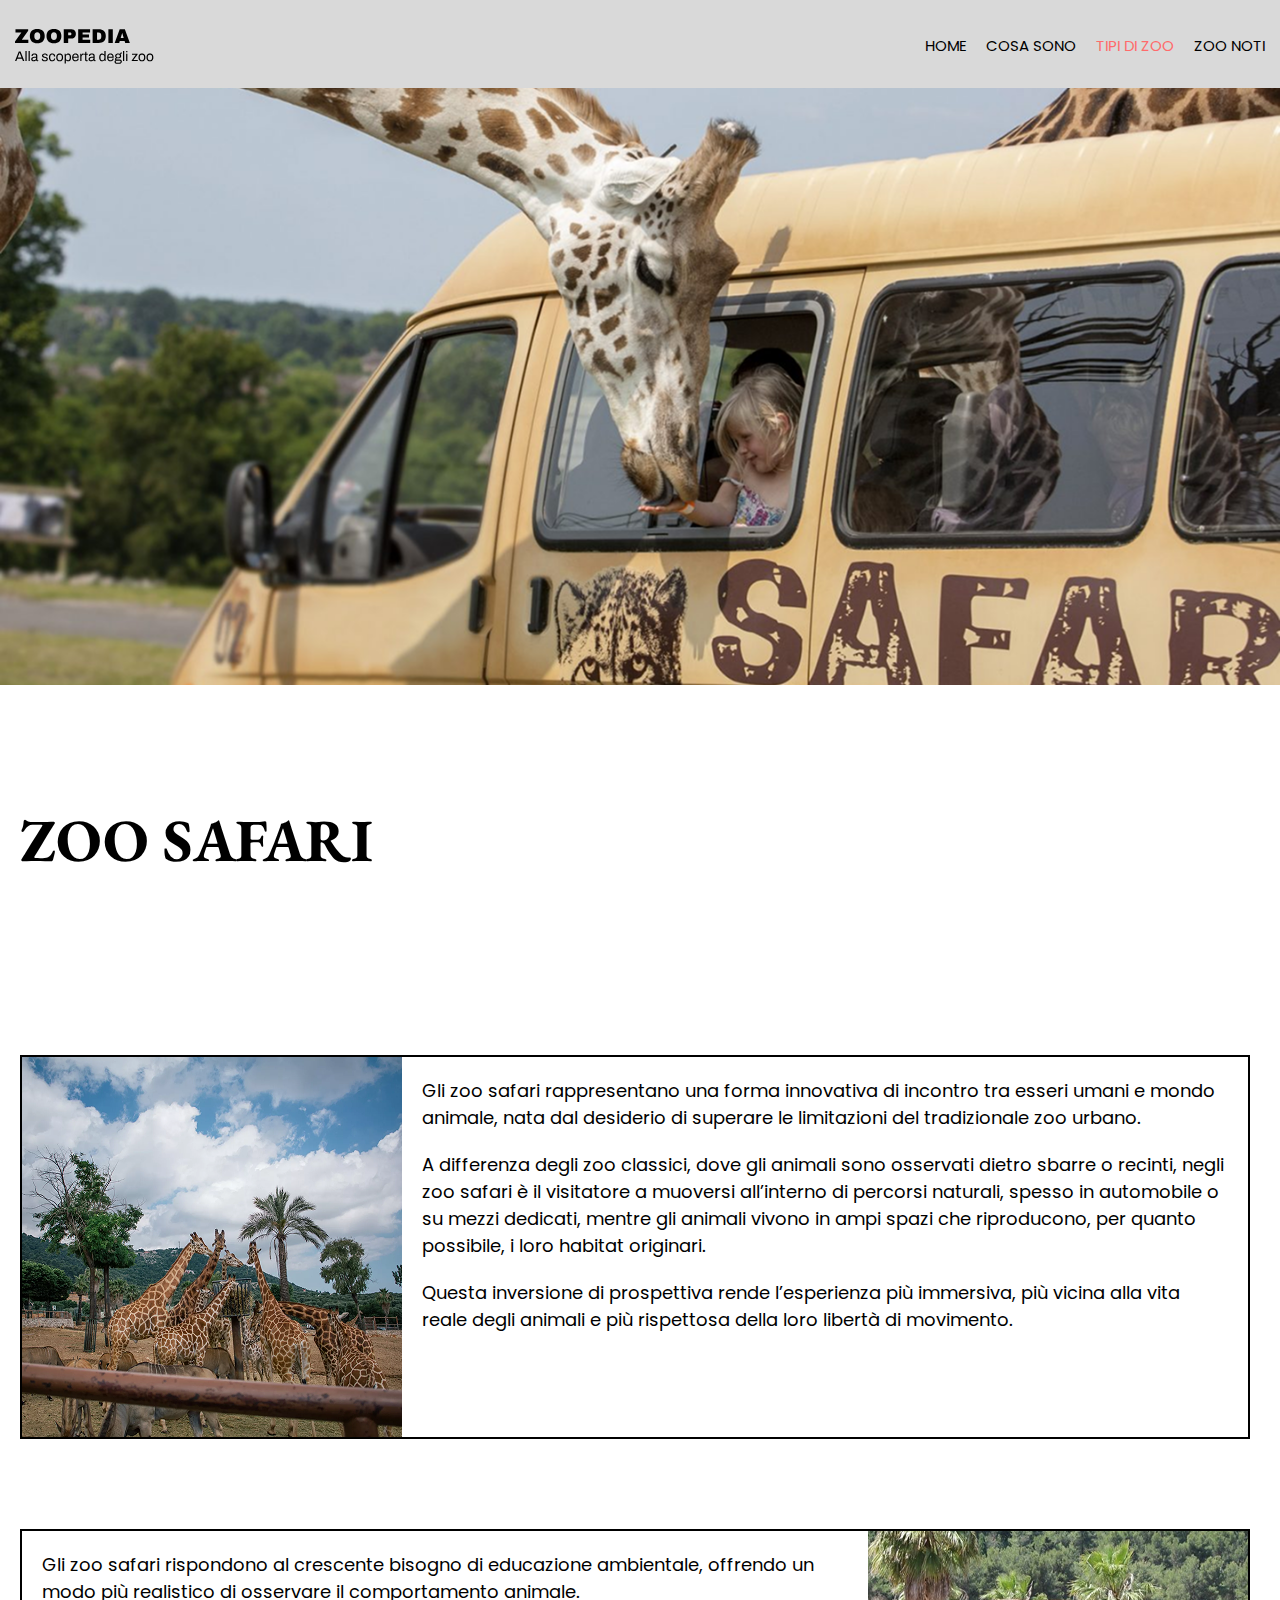
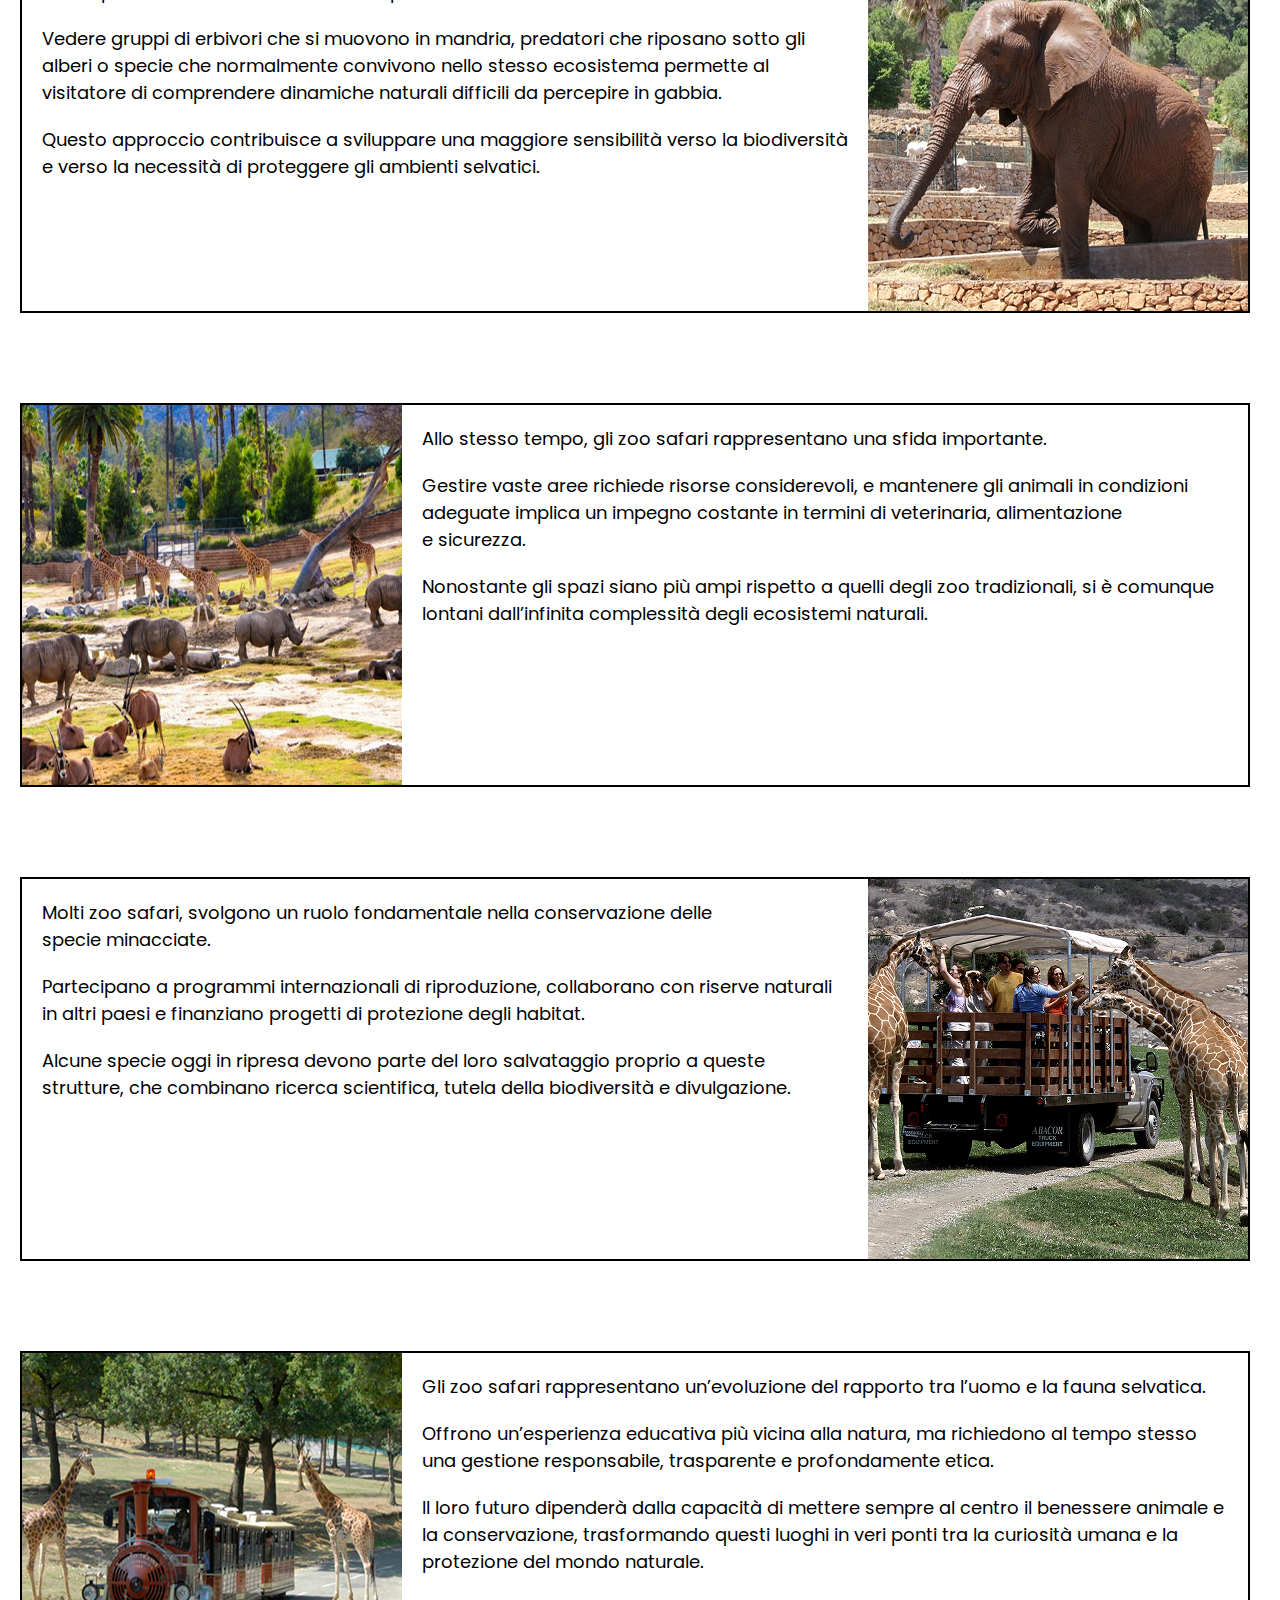
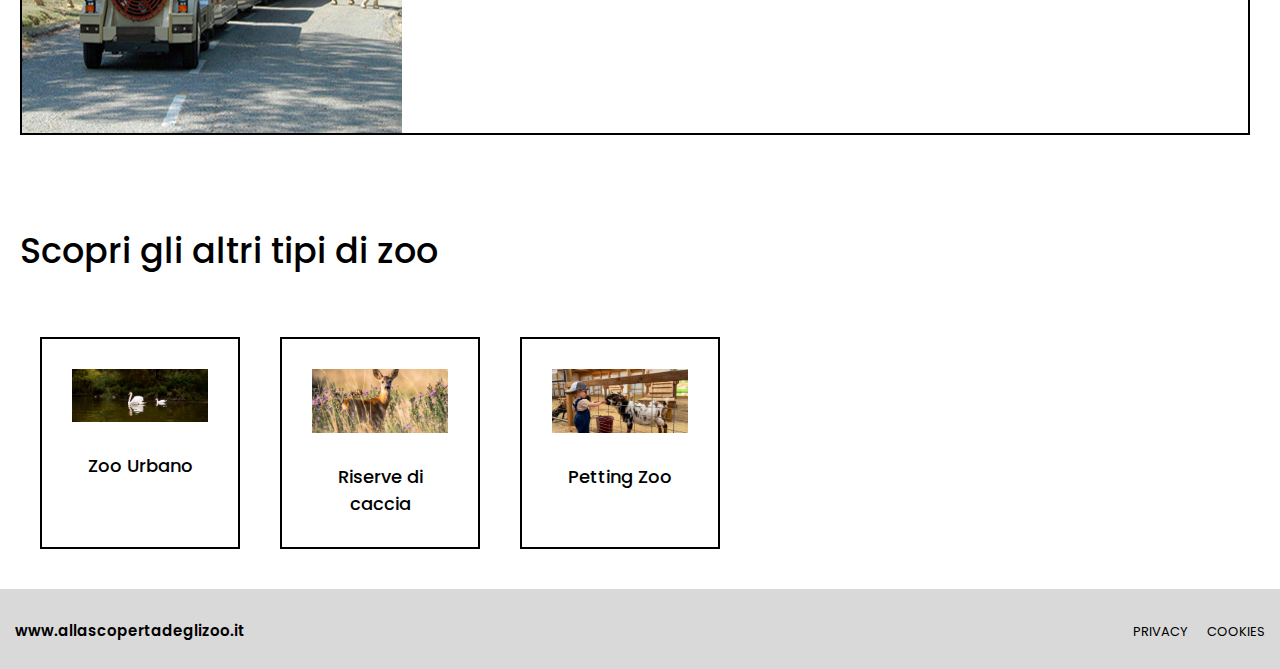
<file: zoosafari.html>
<!DOCTYPE html>
<html lang="en">
<head>
    <meta charset="UTF-8">
    <meta name="viewport" content="width=device-width, initial-scale=1.0">
    <title>Zoo</title>
    <link rel="stylesheet" href="css/style.css">
    <link href="https://fonts.googleapis.com/css2?family=Poppins&display=swap" rel="stylesheet">
    <link href="https://fonts.googleapis.com/css2?family=EB+Garamond&display=swap" rel="stylesheet">
</head>
<body>
    <header >
        <div class="contenitore">
        <div><a href="index.html" class="marchio">
            <svg width="115" height="15" viewBox="0 0 115 15" fill="none" xmlns="http://www.w3.org/2000/svg">
<path d="M6.8 10.7H13.34V14H4.27663e-06V12.58L6.38 3.54H0.480004V0.24H13.18V1.66L6.8 10.7ZM22.2736 -9.53674e-07C24.6469 -9.53674e-07 26.4803 0.606666 27.7736 1.82C29.0669 3.03333 29.7136 4.8 29.7136 7.12C29.7136 9.44 29.0669 11.2067 27.7736 12.42C26.4803 13.6333 24.6469 14.24 22.2736 14.24C19.9003 14.24 18.0669 13.64 16.7736 12.44C15.4936 11.2267 14.8536 9.45333 14.8536 7.12C14.8536 4.78667 15.4936 3.02 16.7736 1.82C18.0669 0.606666 19.9003 -9.53674e-07 22.2736 -9.53674e-07ZM22.2736 3.3C21.3269 3.3 20.6069 3.58667 20.1136 4.16C19.6203 4.73333 19.3736 5.50667 19.3736 6.48V7.76C19.3736 8.73333 19.6203 9.50667 20.1136 10.08C20.6069 10.6533 21.3269 10.94 22.2736 10.94C23.2203 10.94 23.9403 10.6533 24.4336 10.08C24.9403 9.50667 25.1936 8.73333 25.1936 7.76V6.48C25.1936 5.50667 24.9403 4.73333 24.4336 4.16C23.9403 3.58667 23.2203 3.3 22.2736 3.3ZM38.9338 -9.53674e-07C41.3071 -9.53674e-07 43.1404 0.606666 44.4338 1.82C45.7271 3.03333 46.3738 4.8 46.3738 7.12C46.3738 9.44 45.7271 11.2067 44.4338 12.42C43.1404 13.6333 41.3071 14.24 38.9338 14.24C36.5604 14.24 34.7271 13.64 33.4338 12.44C32.1538 11.2267 31.5138 9.45333 31.5138 7.12C31.5138 4.78667 32.1538 3.02 33.4338 1.82C34.7271 0.606666 36.5604 -9.53674e-07 38.9338 -9.53674e-07ZM38.9338 3.3C37.9871 3.3 37.2671 3.58667 36.7738 4.16C36.2804 4.73333 36.0338 5.50667 36.0338 6.48V7.76C36.0338 8.73333 36.2804 9.50667 36.7738 10.08C37.2671 10.6533 37.9871 10.94 38.9338 10.94C39.8804 10.94 40.6004 10.6533 41.0938 10.08C41.6004 9.50667 41.8538 8.73333 41.8538 7.76V6.48C41.8538 5.50667 41.6004 4.73333 41.0938 4.16C40.6004 3.58667 39.8804 3.3 38.9338 3.3ZM56.4739 0.24C57.3272 0.24 58.0872 0.439999 58.7539 0.839999C59.4206 1.22667 59.9406 1.76667 60.3139 2.46C60.6872 3.14 60.8739 3.90667 60.8739 4.76V5.02C60.8739 5.87333 60.6872 6.64667 60.3139 7.34C59.9406 8.03333 59.4206 8.58 58.7539 8.98C58.0872 9.36667 57.3272 9.56 56.4739 9.56H53.1739V14H48.7539V0.24H56.4739ZM53.1739 6.34H54.9939C55.4606 6.34 55.8072 6.22 56.0339 5.98C56.2739 5.74 56.3939 5.41333 56.3939 5V4.84C56.3939 4.41333 56.2739 4.08667 56.0339 3.86C55.8072 3.62 55.4606 3.5 54.9939 3.5H53.1739V6.34ZM63.1875 0.24H75.0875V3.54H67.6075V5.44H74.0075V8.6H67.6075V10.7H75.2275V14H63.1875V0.24ZM83.5811 0.24C88.3944 0.24 90.8011 2.53333 90.8011 7.12C90.8011 11.7067 88.3944 14 83.5811 14H77.6211V0.24H83.5811ZM82.0411 10.7H83.5011C85.3544 10.7 86.2811 9.70667 86.2811 7.72V6.52C86.2811 4.53333 85.3544 3.54 83.5011 3.54H82.0411V10.7ZM93.3875 14V0.24H97.8075V14H93.3875ZM110.181 14L109.601 12.06H104.781L104.201 14H99.6809L104.701 0.24H109.841L114.861 14H110.181ZM105.701 8.98H108.681L107.241 4.08H107.161L105.701 8.98Z" fill="black"/>
            </svg>
            <svg width="139" height="13" viewBox="0 0 139 13" fill="none" xmlns="http://www.w3.org/2000/svg">
            <path d="M-7.19912e-06 10.122L3.79399 0.518001H5.54399L9.35199 10.122H7.90999L6.97199 7.742H2.29599L1.37199 10.122H-7.19912e-06ZM2.72999 6.608H6.52399L5.36199 3.598C5.33399 3.514 5.29199 3.39733 5.23599 3.248C5.17999 3.09867 5.11933 2.93533 5.05399 2.758C4.98866 2.57133 4.92333 2.38467 4.85799 2.198C4.79266 2.002 4.73199 1.82467 4.67599 1.666H4.59199C4.52666 1.85267 4.45199 2.06733 4.36799 2.31C4.28399 2.55267 4.19999 2.79067 4.11599 3.024C4.03199 3.248 3.96199 3.43933 3.90599 3.598L2.72999 6.608ZM10.411 10.122V9.53674e-07H11.643V10.122H10.411ZM13.5555 10.122V9.53674e-07H14.7875V10.122H13.5555ZM18.548 10.29C18.2774 10.29 18.0067 10.2573 17.736 10.192C17.4654 10.1267 17.2134 10.0193 16.98 9.87C16.7467 9.72067 16.56 9.51533 16.42 9.254C16.28 8.98333 16.21 8.64733 16.21 8.246C16.21 7.742 16.3314 7.32667 16.574 7C16.8167 6.67333 17.1527 6.42133 17.582 6.244C18.0207 6.05733 18.5387 5.93133 19.136 5.866C19.7334 5.79133 20.382 5.754 21.082 5.754V4.914C21.082 4.64333 21.0354 4.41 20.942 4.214C20.8487 4.018 20.6807 3.86867 20.438 3.766C20.2047 3.654 19.8687 3.598 19.43 3.598C19.01 3.598 18.674 3.654 18.422 3.766C18.1794 3.86867 18.0067 4.004 17.904 4.172C17.8107 4.34 17.764 4.52667 17.764 4.732V4.942H16.574C16.5647 4.89533 16.56 4.84867 16.56 4.802C16.56 4.75533 16.56 4.69933 16.56 4.634C16.56 4.186 16.6814 3.81267 16.924 3.514C17.176 3.206 17.526 2.97733 17.974 2.828C18.422 2.66933 18.9354 2.59 19.514 2.59C20.13 2.59 20.6434 2.67867 21.054 2.856C21.474 3.03333 21.7867 3.28533 21.992 3.612C22.2067 3.93867 22.314 4.33067 22.314 4.788V8.778C22.314 8.95533 22.356 9.08133 22.44 9.156C22.524 9.22133 22.6267 9.254 22.748 9.254H23.294V10.066C23.1634 10.122 23.0187 10.1687 22.86 10.206C22.7014 10.2527 22.5194 10.276 22.314 10.276C22.0714 10.276 21.8707 10.2247 21.712 10.122C21.5534 10.0287 21.432 9.898 21.348 9.73C21.264 9.55267 21.208 9.35667 21.18 9.142H21.082C20.914 9.37533 20.6994 9.58067 20.438 9.758C20.186 9.926 19.9014 10.0567 19.584 10.15C19.2667 10.2433 18.9214 10.29 18.548 10.29ZM18.856 9.254C19.1547 9.254 19.4347 9.20733 19.696 9.114C19.9667 9.02067 20.2047 8.89 20.41 8.722C20.6154 8.54467 20.7787 8.33467 20.9 8.092C21.0214 7.84933 21.082 7.58333 21.082 7.294V6.678C20.326 6.678 19.682 6.72 19.15 6.804C18.618 6.888 18.2074 7.03733 17.918 7.252C17.638 7.46667 17.498 7.77 17.498 8.162C17.498 8.414 17.554 8.61933 17.666 8.778C17.778 8.93667 17.9367 9.058 18.142 9.142C18.3474 9.21667 18.5854 9.254 18.856 9.254ZM29.8307 10.29C29.3267 10.29 28.8834 10.2387 28.5007 10.136C28.118 10.0333 27.8007 9.884 27.5487 9.688C27.2967 9.492 27.1054 9.25867 26.9747 8.988C26.844 8.71733 26.7787 8.40933 26.7787 8.064C26.7787 8.01733 26.7787 7.97533 26.7787 7.938C26.7787 7.89133 26.7834 7.854 26.7927 7.826H28.0107C28.0014 7.86333 27.9967 7.896 27.9967 7.924C27.9967 7.952 27.9967 7.98 27.9967 8.008C28.006 8.33467 28.09 8.59133 28.2487 8.778C28.4167 8.96467 28.6454 9.09533 28.9347 9.17C29.224 9.24467 29.546 9.282 29.9007 9.282C30.2087 9.282 30.4934 9.24467 30.7547 9.17C31.016 9.086 31.2214 8.96467 31.3707 8.806C31.5294 8.638 31.6087 8.428 31.6087 8.176C31.6087 7.868 31.506 7.63467 31.3007 7.476C31.1047 7.308 30.8434 7.17733 30.5167 7.084C30.19 6.99067 29.8494 6.89267 29.4947 6.79C29.196 6.706 28.8974 6.61267 28.5987 6.51C28.3 6.40733 28.0294 6.28133 27.7867 6.132C27.5534 5.98267 27.362 5.79133 27.2127 5.558C27.0727 5.31533 27.0027 5.012 27.0027 4.648C27.0027 4.32133 27.068 4.032 27.1987 3.78C27.3387 3.528 27.5347 3.31333 27.7867 3.136C28.0387 2.95867 28.342 2.828 28.6967 2.744C29.0607 2.65067 29.462 2.604 29.9007 2.604C30.3674 2.604 30.7734 2.65533 31.1187 2.758C31.4734 2.86067 31.7674 3.00533 32.0007 3.192C32.234 3.37867 32.4067 3.59333 32.5187 3.836C32.6307 4.06933 32.6867 4.32133 32.6867 4.592C32.6867 4.648 32.6867 4.704 32.6867 4.76C32.6867 4.80667 32.682 4.844 32.6727 4.872H31.4687V4.718C31.4687 4.53133 31.4174 4.354 31.3147 4.186C31.2214 4.00867 31.0534 3.86867 30.8107 3.766C30.5774 3.654 30.2507 3.598 29.8307 3.598C29.56 3.598 29.3267 3.62133 29.1307 3.668C28.9347 3.70533 28.7714 3.77067 28.6407 3.864C28.51 3.948 28.412 4.05067 28.3467 4.172C28.2814 4.284 28.2487 4.41467 28.2487 4.564C28.2487 4.80667 28.328 4.99333 28.4867 5.124C28.6454 5.25467 28.8554 5.362 29.1167 5.446C29.3874 5.53 29.6767 5.62333 29.9847 5.726C30.3114 5.81933 30.6427 5.91733 30.9787 6.02C31.324 6.11333 31.6367 6.23467 31.9167 6.384C32.206 6.53333 32.4347 6.73867 32.6027 7C32.78 7.252 32.8687 7.588 32.8687 8.008C32.8687 8.4 32.794 8.74067 32.6447 9.03C32.4954 9.31933 32.2807 9.55733 32.0007 9.744C31.73 9.93067 31.408 10.066 31.0347 10.15C30.6707 10.2433 30.2694 10.29 29.8307 10.29ZM37.1914 10.29C36.4821 10.29 35.8848 10.1547 35.3994 9.884C34.9234 9.604 34.5594 9.17933 34.3074 8.61C34.0648 8.03133 33.9434 7.308 33.9434 6.44C33.9434 5.572 34.0648 4.85333 34.3074 4.284C34.5594 3.71467 34.9281 3.29 35.4134 3.01C35.9081 2.73 36.5148 2.59 37.2334 2.59C37.7374 2.59 38.1714 2.65533 38.5354 2.786C38.9088 2.91667 39.2168 3.108 39.4594 3.36C39.7021 3.612 39.8794 3.91533 39.9914 4.27C40.1128 4.62467 40.1734 5.03067 40.1734 5.488H38.9274C38.9274 5.05867 38.8668 4.70867 38.7454 4.438C38.6334 4.158 38.4514 3.95267 38.1994 3.822C37.9474 3.682 37.6161 3.612 37.2054 3.612C36.7948 3.612 36.4401 3.70533 36.1414 3.892C35.8428 4.06933 35.6141 4.354 35.4554 4.746C35.2968 5.138 35.2174 5.656 35.2174 6.3V6.594C35.2174 7.20067 35.2921 7.70467 35.4414 8.106C35.6001 8.50733 35.8288 8.80133 36.1274 8.988C36.4261 9.17467 36.7901 9.268 37.2194 9.268C37.6394 9.268 37.9754 9.19333 38.2274 9.044C38.4888 8.89467 38.6754 8.68 38.7874 8.4C38.9088 8.12 38.9694 7.784 38.9694 7.392H40.1734C40.1734 7.80267 40.1128 8.18533 39.9914 8.54C39.8794 8.89467 39.7021 9.20267 39.4594 9.464C39.2168 9.72533 38.9088 9.93067 38.5354 10.08C38.1621 10.22 37.7141 10.29 37.1914 10.29ZM44.6752 10.29C43.9285 10.29 43.2985 10.1547 42.7852 9.884C42.2812 9.604 41.8939 9.17933 41.6232 8.61C41.3619 8.04067 41.2312 7.31733 41.2312 6.44C41.2312 5.55333 41.3619 4.83 41.6232 4.27C41.8939 3.70067 42.2812 3.28067 42.7852 3.01C43.2985 2.73 43.9285 2.59 44.6752 2.59C45.4219 2.59 46.0472 2.73 46.5512 3.01C47.0645 3.28067 47.4519 3.70067 47.7132 4.27C47.9745 4.83 48.1052 5.55333 48.1052 6.44C48.1052 7.31733 47.9745 8.04067 47.7132 8.61C47.4519 9.17933 47.0645 9.604 46.5512 9.884C46.0472 10.1547 45.4219 10.29 44.6752 10.29ZM44.6752 9.254C45.1512 9.254 45.5479 9.16067 45.8652 8.974C46.1825 8.78733 46.4205 8.498 46.5792 8.106C46.7472 7.70467 46.8312 7.20067 46.8312 6.594V6.286C46.8312 5.67 46.7472 5.166 46.5792 4.774C46.4205 4.382 46.1825 4.09267 45.8652 3.906C45.5479 3.71933 45.1512 3.626 44.6752 3.626C44.1992 3.626 43.7979 3.71933 43.4712 3.906C43.1539 4.09267 42.9159 4.382 42.7572 4.774C42.5985 5.166 42.5192 5.67 42.5192 6.286V6.594C42.5192 7.20067 42.5985 7.70467 42.7572 8.106C42.9159 8.498 43.1539 8.78733 43.4712 8.974C43.7979 9.16067 44.1992 9.254 44.6752 9.254ZM49.6356 12.544V2.758H50.6156L50.7416 3.808H50.8396C51.0916 3.39733 51.4136 3.094 51.8056 2.898C52.1976 2.69267 52.6409 2.59 53.1356 2.59C53.7516 2.59 54.2742 2.72533 54.7036 2.996C55.1329 3.26667 55.4642 3.69133 55.6976 4.27C55.9309 4.83933 56.0476 5.58133 56.0476 6.496C56.0476 7.35467 55.9262 8.06867 55.6836 8.638C55.4502 9.198 55.1189 9.61333 54.6896 9.884C54.2602 10.1547 53.7609 10.29 53.1916 10.29C52.8742 10.29 52.5756 10.2527 52.2956 10.178C52.0156 10.1033 51.7636 9.98667 51.5396 9.828C51.3156 9.66 51.1196 9.45 50.9516 9.198H50.8676V12.544H49.6356ZM52.7996 9.212C53.2569 9.212 53.6302 9.12333 53.9196 8.946C54.2089 8.75933 54.4236 8.47467 54.5636 8.092C54.7036 7.7 54.7736 7.20067 54.7736 6.594V6.3C54.7736 5.656 54.6989 5.14267 54.5496 4.76C54.4002 4.368 54.1809 4.088 53.8916 3.92C53.6116 3.752 53.2616 3.668 52.8416 3.668C52.3842 3.668 52.0062 3.77067 51.7076 3.976C51.4182 4.172 51.2036 4.47067 51.0636 4.872C50.9329 5.27333 50.8676 5.76333 50.8676 6.342V6.552C50.8676 7.06533 50.9142 7.49467 51.0076 7.84C51.1102 8.176 51.2502 8.44667 51.4276 8.652C51.6142 8.85733 51.8242 9.002 52.0576 9.086C52.2909 9.17 52.5382 9.212 52.7996 9.212ZM60.5189 10.29C59.7909 10.29 59.1749 10.1547 58.6709 9.884C58.1763 9.604 57.7983 9.17933 57.5369 8.61C57.2849 8.04067 57.1589 7.31733 57.1589 6.44C57.1589 5.55333 57.2849 4.83 57.5369 4.27C57.7983 3.70067 58.1809 3.28067 58.6849 3.01C59.1889 2.73 59.8189 2.59 60.5749 2.59C61.2656 2.59 61.8443 2.72533 62.3109 2.996C62.7776 3.25733 63.1276 3.654 63.3609 4.186C63.6036 4.70867 63.7249 5.36667 63.7249 6.16V6.748H58.4329C58.4516 7.336 58.5356 7.82133 58.6849 8.204C58.8436 8.57733 59.0769 8.85267 59.3849 9.03C59.6929 9.198 60.0803 9.282 60.5469 9.282C60.8643 9.282 61.1396 9.24467 61.3729 9.17C61.6156 9.086 61.8163 8.96933 61.9749 8.82C62.1429 8.67067 62.2689 8.49333 62.3529 8.288C62.4369 8.08267 62.4836 7.85867 62.4929 7.616H63.6969C63.6876 8.008 63.6129 8.372 63.4729 8.708C63.3329 9.03467 63.1276 9.31467 62.8569 9.548C62.5863 9.78133 62.2549 9.96333 61.8629 10.094C61.4709 10.2247 61.0229 10.29 60.5189 10.29ZM58.4609 5.824H62.4509C62.4509 5.41333 62.4043 5.068 62.3109 4.788C62.2176 4.508 62.0823 4.27933 61.9049 4.102C61.7369 3.92467 61.5363 3.79867 61.3029 3.724C61.0789 3.64 60.8223 3.598 60.5329 3.598C60.1036 3.598 59.7396 3.67733 59.4409 3.836C59.1423 3.99467 58.9136 4.23733 58.7549 4.564C58.5963 4.89067 58.4983 5.31067 58.4609 5.824ZM65.2489 10.122V2.758H66.2429L66.3549 3.976H66.4529C66.5275 3.74267 66.6302 3.52333 66.7609 3.318C66.8915 3.10333 67.0689 2.93067 67.2929 2.8C67.5169 2.66 67.7922 2.59 68.1189 2.59C68.2589 2.59 68.3849 2.604 68.4969 2.632C68.6182 2.65067 68.7069 2.674 68.7629 2.702V3.836H68.3009C67.9835 3.836 67.7082 3.892 67.4749 4.004C67.2509 4.10667 67.0642 4.256 66.9149 4.452C66.7655 4.648 66.6535 4.88133 66.5789 5.152C66.5135 5.42267 66.4809 5.712 66.4809 6.02V10.122H65.2489ZM71.6193 10.29C71.2366 10.29 70.938 10.22 70.7233 10.08C70.5086 9.93067 70.3546 9.73933 70.2613 9.506C70.168 9.26333 70.1213 9.00667 70.1213 8.736V3.794H69.1693V2.758H70.1493L70.3733 0.700001H71.3533V2.758H72.7393V3.794H71.3533V8.554C71.3533 8.78733 71.3953 8.96467 71.4793 9.086C71.5633 9.198 71.722 9.254 71.9553 9.254H72.7393V10.066C72.646 10.1127 72.534 10.15 72.4033 10.178C72.2726 10.206 72.1373 10.2293 71.9973 10.248C71.8666 10.276 71.7406 10.29 71.6193 10.29ZM75.9015 10.29C75.6309 10.29 75.3602 10.2573 75.0895 10.192C74.8189 10.1267 74.5669 10.0193 74.3335 9.87C74.1002 9.72067 73.9135 9.51533 73.7735 9.254C73.6335 8.98333 73.5635 8.64733 73.5635 8.246C73.5635 7.742 73.6849 7.32667 73.9275 7C74.1702 6.67333 74.5062 6.42133 74.9355 6.244C75.3742 6.05733 75.8922 5.93133 76.4895 5.866C77.0869 5.79133 77.7355 5.754 78.4355 5.754V4.914C78.4355 4.64333 78.3889 4.41 78.2955 4.214C78.2022 4.018 78.0342 3.86867 77.7915 3.766C77.5582 3.654 77.2222 3.598 76.7835 3.598C76.3635 3.598 76.0275 3.654 75.7755 3.766C75.5329 3.86867 75.3602 4.004 75.2575 4.172C75.1642 4.34 75.1175 4.52667 75.1175 4.732V4.942H73.9275C73.9182 4.89533 73.9135 4.84867 73.9135 4.802C73.9135 4.75533 73.9135 4.69933 73.9135 4.634C73.9135 4.186 74.0349 3.81267 74.2775 3.514C74.5295 3.206 74.8795 2.97733 75.3275 2.828C75.7755 2.66933 76.2889 2.59 76.8675 2.59C77.4835 2.59 77.9969 2.67867 78.4075 2.856C78.8275 3.03333 79.1402 3.28533 79.3455 3.612C79.5602 3.93867 79.6675 4.33067 79.6675 4.788V8.778C79.6675 8.95533 79.7095 9.08133 79.7935 9.156C79.8775 9.22133 79.9802 9.254 80.1015 9.254H80.6475V10.066C80.5169 10.122 80.3722 10.1687 80.2135 10.206C80.0549 10.2527 79.8729 10.276 79.6675 10.276C79.4249 10.276 79.2242 10.2247 79.0655 10.122C78.9069 10.0287 78.7855 9.898 78.7015 9.73C78.6175 9.55267 78.5615 9.35667 78.5335 9.142H78.4355C78.2675 9.37533 78.0529 9.58067 77.7915 9.758C77.5395 9.926 77.2549 10.0567 76.9375 10.15C76.6202 10.2433 76.2749 10.29 75.9015 10.29ZM76.2095 9.254C76.5082 9.254 76.7882 9.20733 77.0495 9.114C77.3202 9.02067 77.5582 8.89 77.7635 8.722C77.9689 8.54467 78.1322 8.33467 78.2535 8.092C78.3749 7.84933 78.4355 7.58333 78.4355 7.294V6.678C77.6795 6.678 77.0355 6.72 76.5035 6.804C75.9715 6.888 75.5609 7.03733 75.2715 7.252C74.9915 7.46667 74.8515 7.77 74.8515 8.162C74.8515 8.414 74.9075 8.61933 75.0195 8.778C75.1315 8.93667 75.2902 9.058 75.4955 9.142C75.7009 9.21667 75.9389 9.254 76.2095 9.254ZM87.1142 10.29C86.5076 10.29 85.9849 10.1547 85.5462 9.884C85.1169 9.61333 84.7809 9.19333 84.5382 8.624C84.3049 8.04533 84.1882 7.29867 84.1882 6.384C84.1882 5.516 84.3096 4.802 84.5522 4.242C84.7949 3.682 85.1309 3.26667 85.5602 2.996C85.9896 2.72533 86.4889 2.59 87.0582 2.59C87.3849 2.59 87.6882 2.62733 87.9682 2.702C88.2482 2.77667 88.4956 2.89333 88.7102 3.052C88.9342 3.21067 89.1302 3.42067 89.2982 3.682H89.3822V9.53674e-07H90.6142V10.122H89.6202L89.5082 9.072H89.4102C89.1582 9.48267 88.8316 9.79067 88.4302 9.996C88.0289 10.192 87.5902 10.29 87.1142 10.29ZM87.4082 9.212C87.8749 9.212 88.2529 9.10933 88.5422 8.904C88.8316 8.69867 89.0416 8.4 89.1722 8.008C89.3122 7.616 89.3822 7.13067 89.3822 6.552V6.328C89.3822 5.824 89.3309 5.39933 89.2282 5.054C89.1256 4.70867 88.9856 4.43333 88.8082 4.228C88.6309 4.02267 88.4256 3.878 88.1922 3.794C87.9589 3.71 87.7116 3.668 87.4502 3.668C86.9929 3.668 86.6196 3.76133 86.3302 3.948C86.0409 4.12533 85.8262 4.41 85.6862 4.802C85.5462 5.18467 85.4762 5.684 85.4762 6.3V6.594C85.4762 7.22867 85.5509 7.742 85.7002 8.134C85.8496 8.51667 86.0642 8.792 86.3442 8.96C86.6336 9.128 86.9882 9.212 87.4082 9.212ZM95.4916 10.29C94.7636 10.29 94.1476 10.1547 93.6436 9.884C93.1489 9.604 92.7709 9.17933 92.5096 8.61C92.2576 8.04067 92.1316 7.31733 92.1316 6.44C92.1316 5.55333 92.2576 4.83 92.5096 4.27C92.7709 3.70067 93.1536 3.28067 93.6576 3.01C94.1616 2.73 94.7916 2.59 95.5476 2.59C96.2383 2.59 96.8169 2.72533 97.2836 2.996C97.7503 3.25733 98.1003 3.654 98.3336 4.186C98.5763 4.70867 98.6976 5.36667 98.6976 6.16V6.748H93.4056C93.4243 7.336 93.5083 7.82133 93.6576 8.204C93.8163 8.57733 94.0496 8.85267 94.3576 9.03C94.6656 9.198 95.0529 9.282 95.5196 9.282C95.8369 9.282 96.1123 9.24467 96.3456 9.17C96.5883 9.086 96.7889 8.96933 96.9476 8.82C97.1156 8.67067 97.2416 8.49333 97.3256 8.288C97.4096 8.08267 97.4563 7.85867 97.4656 7.616H98.6696C98.6603 8.008 98.5856 8.372 98.4456 8.708C98.3056 9.03467 98.1003 9.31467 97.8296 9.548C97.5589 9.78133 97.2276 9.96333 96.8356 10.094C96.4436 10.2247 95.9956 10.29 95.4916 10.29ZM93.4336 5.824H97.4236C97.4236 5.41333 97.3769 5.068 97.2836 4.788C97.1903 4.508 97.0549 4.27933 96.8776 4.102C96.7096 3.92467 96.5089 3.79867 96.2756 3.724C96.0516 3.64 95.7949 3.598 95.5056 3.598C95.0763 3.598 94.7123 3.67733 94.4136 3.836C94.1149 3.99467 93.8863 4.23733 93.7276 4.564C93.5689 4.89067 93.4709 5.31067 93.4336 5.824ZM101.468 12.67C101.113 12.67 100.786 12.5953 100.488 12.446C100.189 12.306 99.9508 12.1007 99.7735 11.83C99.5962 11.5593 99.5075 11.2373 99.5075 10.864C99.5075 10.4533 99.6195 10.1127 99.8435 9.842C100.077 9.57133 100.352 9.37067 100.67 9.24C100.436 9.128 100.254 8.974 100.124 8.778C99.9928 8.57267 99.9275 8.34867 99.9275 8.106C99.9275 7.77933 100.044 7.504 100.278 7.28C100.52 7.056 100.814 6.90667 101.16 6.832C100.842 6.62667 100.59 6.36533 100.404 6.048C100.226 5.72133 100.138 5.362 100.138 4.97C100.138 4.50333 100.245 4.09267 100.46 3.738C100.684 3.38333 101.02 3.10333 101.468 2.898C101.925 2.69267 102.48 2.59 103.134 2.59C103.432 2.59 103.712 2.61333 103.974 2.66C104.235 2.69733 104.468 2.76267 104.674 2.856C105 2.70667 105.243 2.51533 105.402 2.282C105.57 2.04867 105.672 1.81067 105.71 1.568H106.928C106.928 1.848 106.862 2.114 106.732 2.366C106.61 2.60867 106.442 2.814 106.228 2.982C106.013 3.14067 105.752 3.248 105.444 3.304C105.677 3.528 105.85 3.78 105.962 4.06C106.083 4.34 106.144 4.64333 106.144 4.97C106.144 5.43667 106.032 5.852 105.808 6.216C105.593 6.57067 105.266 6.85067 104.828 7.056C104.389 7.26133 103.838 7.364 103.176 7.364H102.028C101.776 7.364 101.57 7.41533 101.412 7.518C101.253 7.61133 101.174 7.76533 101.174 7.98C101.174 8.16667 101.253 8.32067 101.412 8.442C101.57 8.554 101.776 8.61 102.028 8.61H105.024C105.565 8.61 106.008 8.792 106.354 9.156C106.699 9.51067 106.872 9.968 106.872 10.528C106.872 10.9293 106.769 11.2887 106.564 11.606C106.368 11.9327 106.088 12.1893 105.724 12.376C105.369 12.572 104.954 12.67 104.478 12.67H101.468ZM101.818 11.732H104.464C104.678 11.732 104.874 11.6853 105.052 11.592C105.229 11.508 105.369 11.3867 105.472 11.228C105.574 11.0693 105.626 10.8967 105.626 10.71C105.626 10.3927 105.532 10.1407 105.346 9.954C105.159 9.76733 104.926 9.674 104.646 9.674H101.818C101.519 9.674 101.267 9.77667 101.062 9.982C100.856 10.178 100.754 10.4207 100.754 10.71C100.754 11.018 100.856 11.2653 101.062 11.452C101.267 11.6387 101.519 11.732 101.818 11.732ZM103.148 6.44C103.745 6.44 104.188 6.30933 104.478 6.048C104.767 5.78667 104.912 5.42733 104.912 4.97C104.912 4.522 104.767 4.16733 104.478 3.906C104.188 3.64467 103.745 3.514 103.148 3.514C102.55 3.514 102.102 3.64467 101.804 3.906C101.514 4.16733 101.37 4.522 101.37 4.97C101.37 5.25933 101.435 5.516 101.566 5.74C101.696 5.964 101.892 6.13667 102.154 6.258C102.415 6.37933 102.746 6.44 103.148 6.44ZM108.001 10.122V9.53674e-07H109.233V10.122H108.001ZM111.145 1.372V9.53674e-07H112.377V1.372H111.145ZM111.145 10.122V2.758H112.377V10.122H111.145ZM116.684 10.122V9.464L120.786 3.794H116.978V2.758H122.55V3.402L118.434 9.086H122.774V10.122H116.684ZM126.939 10.29C126.192 10.29 125.562 10.1547 125.049 9.884C124.545 9.604 124.158 9.17933 123.887 8.61C123.626 8.04067 123.495 7.31733 123.495 6.44C123.495 5.55333 123.626 4.83 123.887 4.27C124.158 3.70067 124.545 3.28067 125.049 3.01C125.562 2.73 126.192 2.59 126.939 2.59C127.686 2.59 128.311 2.73 128.815 3.01C129.328 3.28067 129.716 3.70067 129.977 4.27C130.238 4.83 130.369 5.55333 130.369 6.44C130.369 7.31733 130.238 8.04067 129.977 8.61C129.716 9.17933 129.328 9.604 128.815 9.884C128.311 10.1547 127.686 10.29 126.939 10.29ZM126.939 9.254C127.415 9.254 127.812 9.16067 128.129 8.974C128.446 8.78733 128.684 8.498 128.843 8.106C129.011 7.70467 129.095 7.20067 129.095 6.594V6.286C129.095 5.67 129.011 5.166 128.843 4.774C128.684 4.382 128.446 4.09267 128.129 3.906C127.812 3.71933 127.415 3.626 126.939 3.626C126.463 3.626 126.062 3.71933 125.735 3.906C125.418 4.09267 125.18 4.382 125.021 4.774C124.862 5.166 124.783 5.67 124.783 6.286V6.594C124.783 7.20067 124.862 7.70467 125.021 8.106C125.18 8.498 125.418 8.78733 125.735 8.974C126.062 9.16067 126.463 9.254 126.939 9.254ZM134.923 10.29C134.177 10.29 133.547 10.1547 133.033 9.884C132.529 9.604 132.142 9.17933 131.871 8.61C131.61 8.04067 131.479 7.31733 131.479 6.44C131.479 5.55333 131.61 4.83 131.871 4.27C132.142 3.70067 132.529 3.28067 133.033 3.01C133.547 2.73 134.177 2.59 134.923 2.59C135.67 2.59 136.295 2.73 136.799 3.01C137.313 3.28067 137.7 3.70067 137.961 4.27C138.223 4.83 138.353 5.55333 138.353 6.44C138.353 7.31733 138.223 8.04067 137.961 8.61C137.7 9.17933 137.313 9.604 136.799 9.884C136.295 10.1547 135.67 10.29 134.923 10.29ZM134.923 9.254C135.399 9.254 135.796 9.16067 136.113 8.974C136.431 8.78733 136.669 8.498 136.827 8.106C136.995 7.70467 137.079 7.20067 137.079 6.594V6.286C137.079 5.67 136.995 5.166 136.827 4.774C136.669 4.382 136.431 4.09267 136.113 3.906C135.796 3.71933 135.399 3.626 134.923 3.626C134.447 3.626 134.046 3.71933 133.719 3.906C133.402 4.09267 133.164 4.382 133.005 4.774C132.847 5.166 132.767 5.67 132.767 6.286V6.594C132.767 7.20067 132.847 7.70467 133.005 8.106C133.164 8.498 133.402 8.78733 133.719 8.974C134.046 9.16067 134.447 9.254 134.923 9.254Z" fill="black"/>
            </svg>
        </a></div>
        <div class="navigazione">
            <nav>
                <ul class="">
                    <li><a href="index.html">HOME</a></li>
                    <li><a href="cosasono.html">COSA SONO</a></li>
                    <li><a href="tipizoo.html" class="colore-nav">TIPI DI ZOO</a></li>
                    <li><a href="zoonoti.html">ZOO NOTI</a></li>
                </ul>
            </nav>
        </div>
        </div>
    </header>
    
<main>
    <img src="img/zoosafari-header.png" alt="">

    <section class="contenitore">
        <div>
            <h1>ZOO SAFARI</h1>
        </div>

        <div class="blocco-zoo">
            <img src="img/zoosafari-img1.png" alt="">
            <div class="zoo-paragrafi">
                <p>Gli zoo safari rappresentano una forma innovativa di incontro tra esseri umani e mondo animale, nata dal desiderio di superare le limitazioni del tradizionale zoo urbano. </p>
                <p>A differenza degli zoo classici, dove gli animali sono osservati dietro sbarre o recinti, negli zoo safari è il visitatore a muoversi all’interno di percorsi naturali, spesso in automobile o su mezzi dedicati, mentre gli animali vivono in ampi spazi che riproducono, per quanto possibile, i loro habitat originari. </p>
                <p>Questa inversione di prospettiva rende l’esperienza più immersiva, più vicina alla vita reale degli animali e più rispettosa della loro libertà di movimento.</p>
            </div>
        </div>

        <div class="blocco-zoo">
            <div class="zoo-paragrafi">
                <p>Gli zoo safari rispondono al crescente bisogno di educazione ambientale, offrendo un modo più realistico di osservare il comportamento animale. </p>
                <p>Vedere gruppi di erbivori che si muovono in mandria, predatori che riposano sotto gli alberi o specie che normalmente convivono nello stesso ecosistema permette al visitatore di comprendere dinamiche naturali difficili da percepire in gabbia. </p>
                <p>Questo approccio contribuisce a sviluppare una maggiore sensibilità verso la biodiversità e verso la necessità di proteggere gli ambienti selvatici.</p>
            </div>
            <img src="img/zoosafari-img2.png" alt="">
        </div>

        <div class="blocco-zoo">
            <img src="img/zoosafari-img3.png" alt="">
            <div class="zoo-paragrafi">
                <p>Allo stesso tempo, gli zoo safari rappresentano una sfida importante. </p>
                <p>Gestire vaste aree richiede risorse considerevoli, e mantenere gli animali in condizioni adeguate implica un impegno costante in termini di veterinaria, alimentazione e sicurezza. </p>
                <p>Nonostante gli spazi siano più ampi rispetto a quelli degli zoo tradizionali, si è comunque lontani dall’infinita complessità degli ecosistemi naturali. </p>
            </div>
        </div>

        <div class="blocco-zoo">
            <div class="zoo-paragrafi">
                <p>Molti zoo safari, svolgono un ruolo fondamentale nella conservazione delle specie minacciate. </p>
                <p>Partecipano a programmi internazionali di riproduzione, collaborano con riserve naturali in altri paesi e finanziano progetti di protezione degli habitat. </p>
                <p>Alcune specie oggi in ripresa devono parte del loro salvataggio proprio a queste strutture, che combinano ricerca scientifica, tutela della biodiversità e divulgazione.</p>
            </div>
            <img src="img/zoosafari-img4.png" alt="">
        </div>

        <div class="blocco-zoo">
            <img src="img/zoosafari-img5.png" alt="">
            <div class="zoo-paragrafi">
                <p>Gli zoo safari rappresentano un’evoluzione del rapporto tra l’uomo e la fauna selvatica. </p>
                <p>Offrono un’esperienza educativa più vicina alla natura, ma richiedono al tempo stesso una gestione responsabile, trasparente e profondamente etica. </p>
                <p>Il loro futuro dipenderà dalla capacità di mettere sempre al centro il benessere animale e la conservazione, trasformando questi luoghi in veri ponti tra la curiosità umana e la protezione del mondo naturale.</p>
            </div>
        </div>

        <h2>Scopri gli altri tipi di zoo</h2>

        <div class="scopri">
        <div class="card-scopri"><a href="zoourbano.html">
            <img src="img/zoourbani-header.png" alt="">
            <h3>Zoo Urbano</h5>
            </a>
        </div>

        <div class="card-scopri"><a href="riservecaccia.html">
            <img src="img/riservacaccia-header.png" alt="">
            <h3>Riserve di caccia</h5>
            </a>
        </div>

        <div class="card-scopri"><a href="pettingzoo.html">
            <img src="img/petting-header.png" alt="">
            <h3>Petting Zoo</h5>
            </a>
        </div>

        </div> 

    </section>
</main>

<footer>
    <div class="contenitore">
        <a href="index.html"><h3>www.allascopertadeglizoo.it</h3></a>
        <div class="navigazione">
            <nav>
                <ul>
                    <li><a href="">PRIVACY</a></li>
                    <li><a href="">COOKIES</a></li>
                </ul>
            </nav>
        </div>
    </div>
</footer>

</body>
</html>
</file>
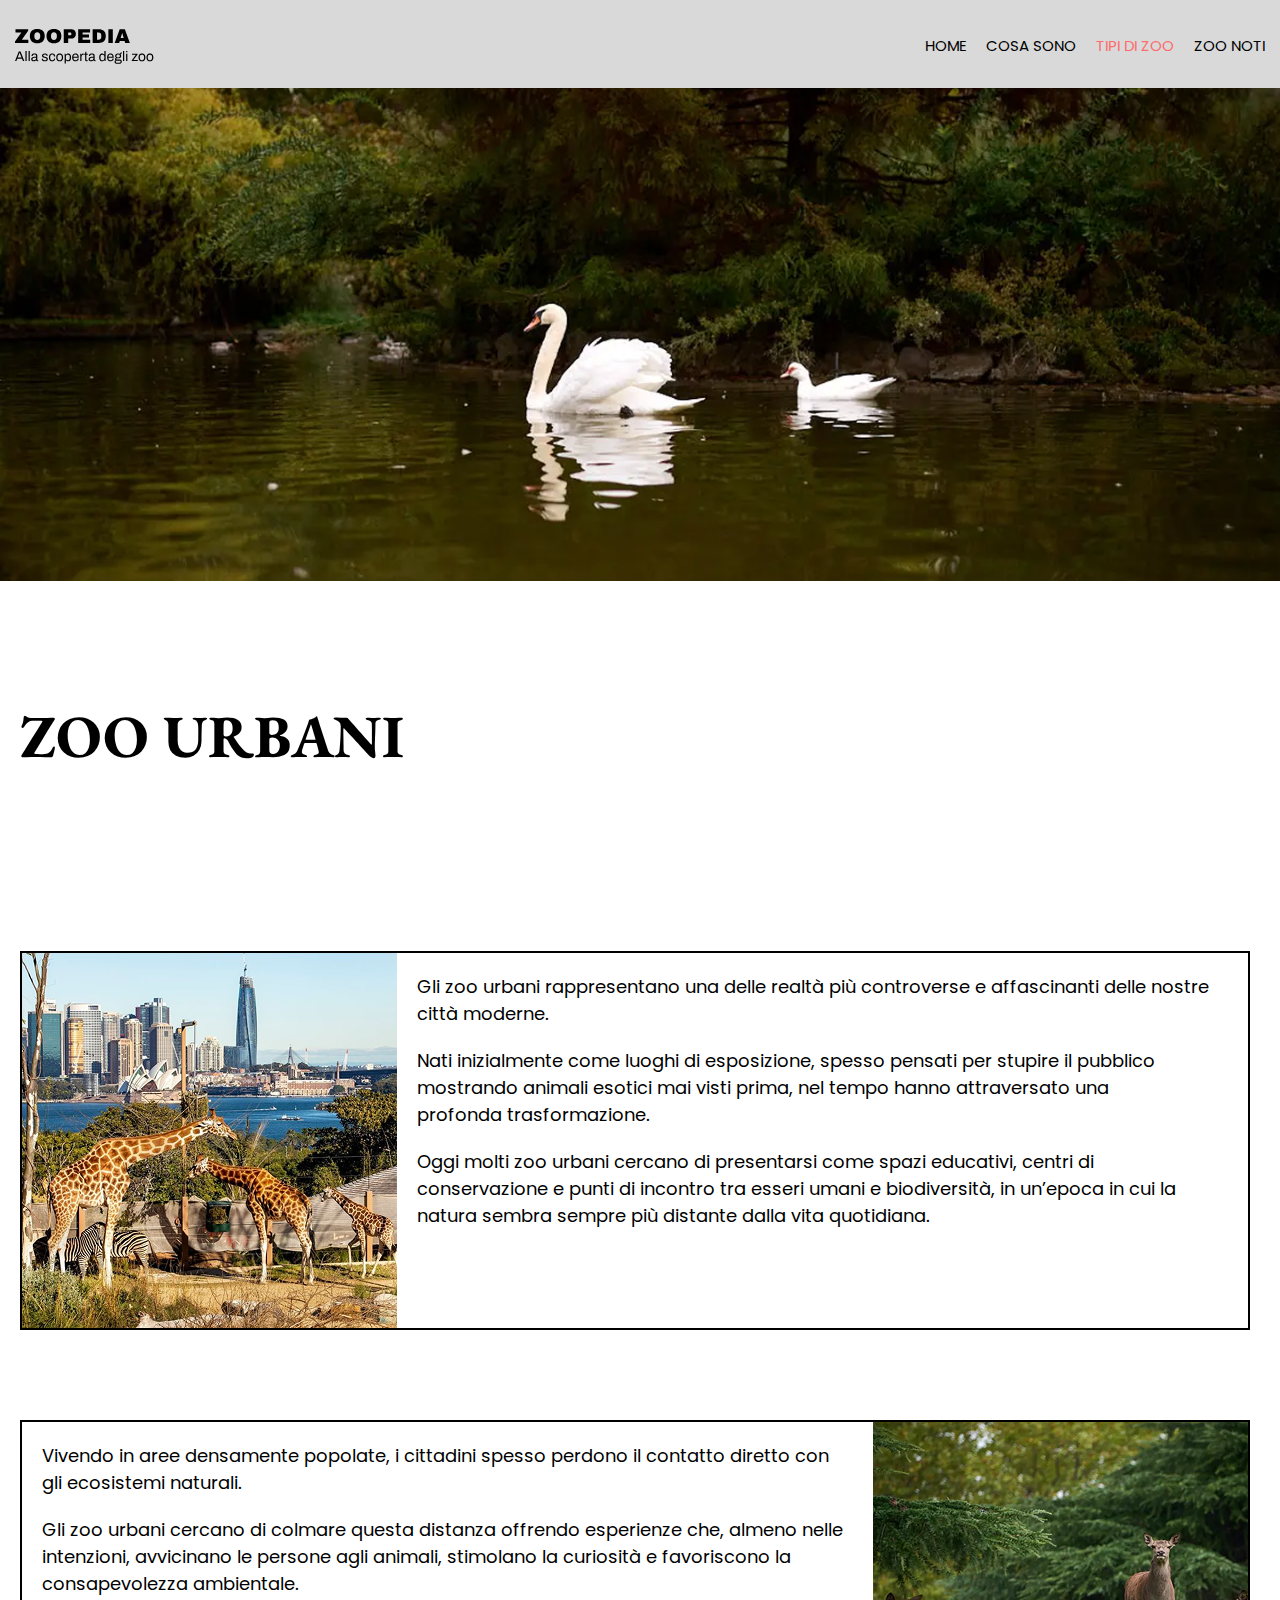
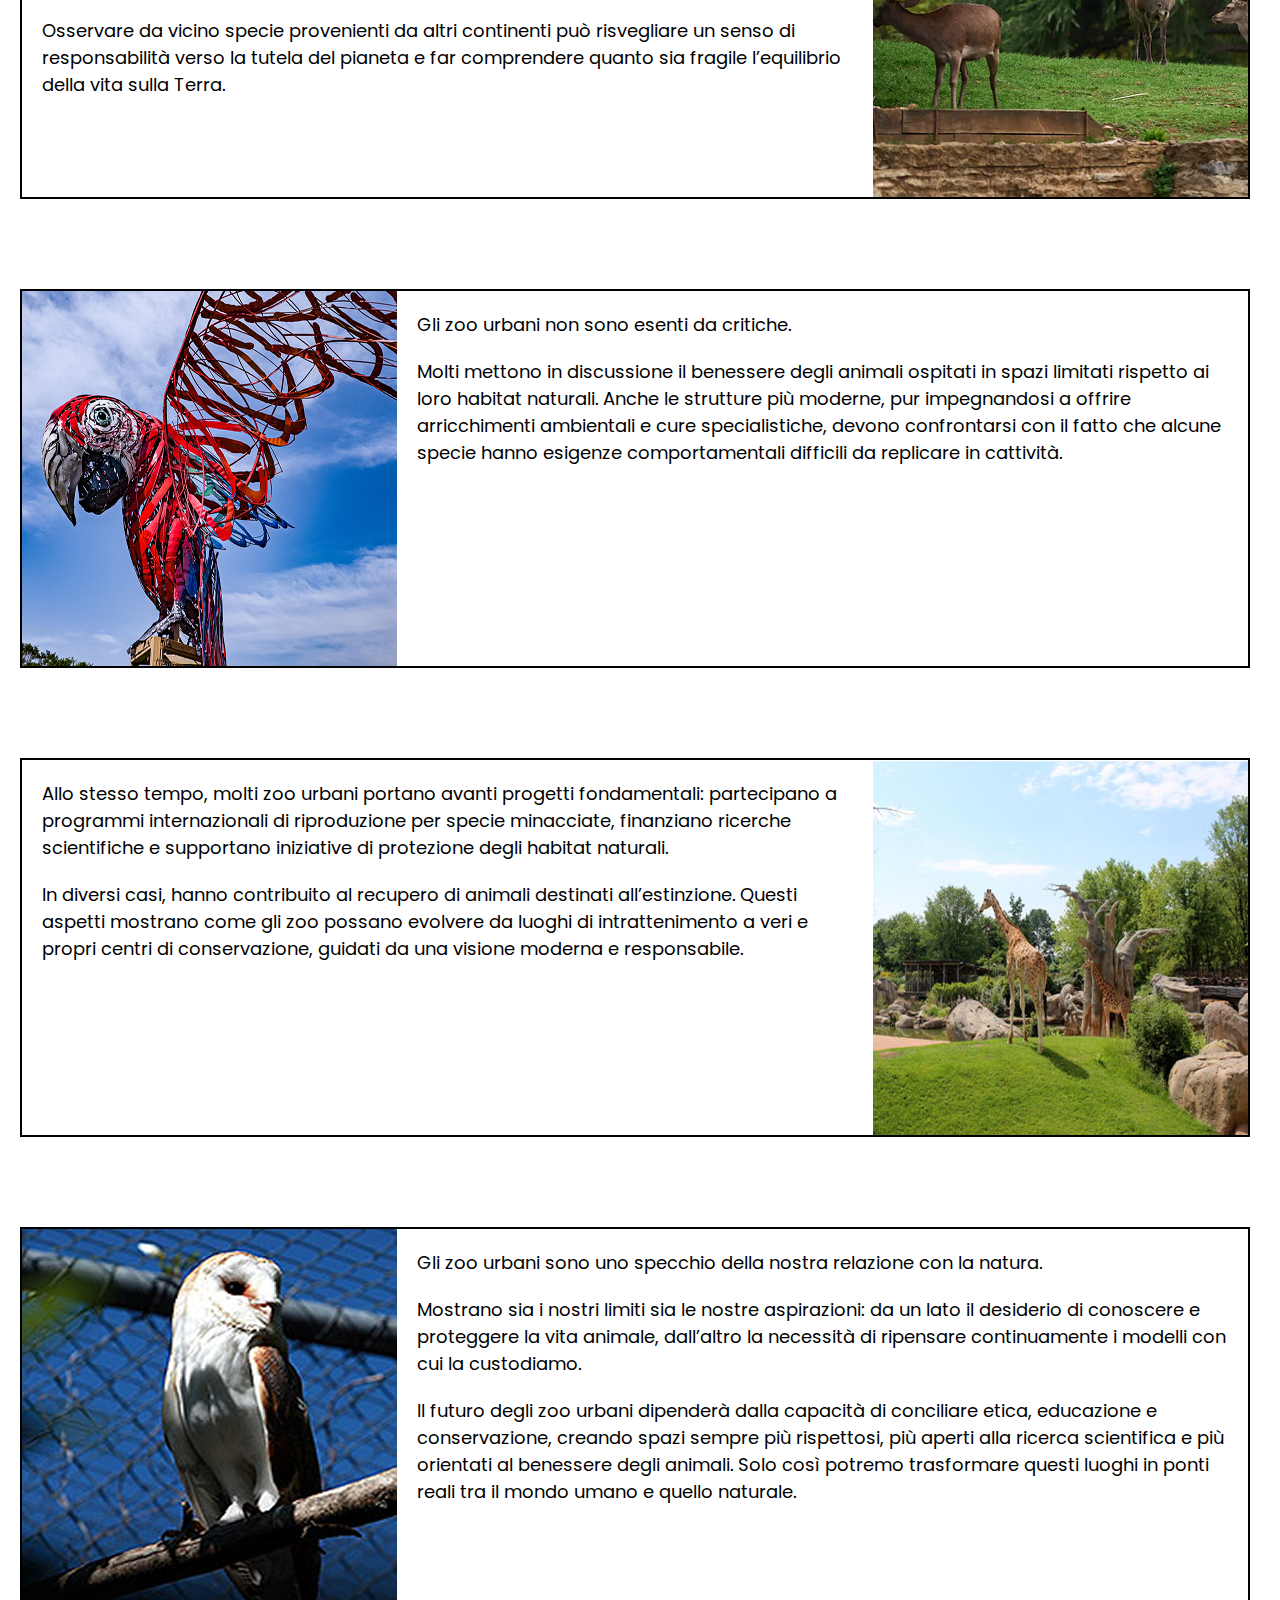
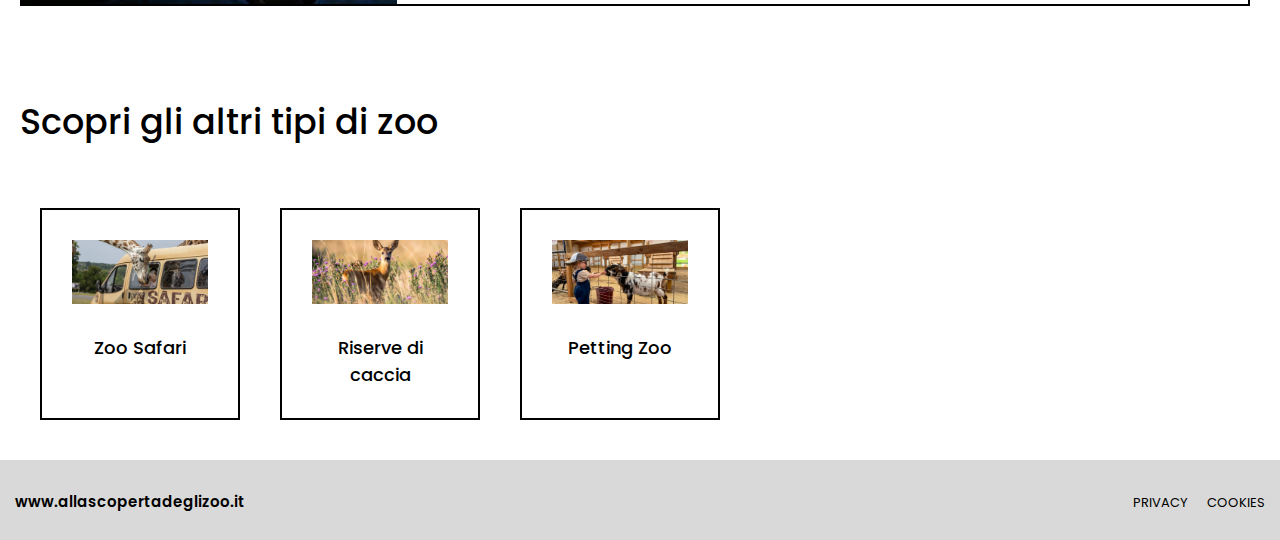
<file: zoourbano.html>
<!DOCTYPE html>
<html lang="en">
<head>
    <meta charset="UTF-8">
    <meta name="viewport" content="width=device-width, initial-scale=1.0">
    <title>Zoo</title>
    <link rel="stylesheet" href="css/style.css">
    <link href="https://fonts.googleapis.com/css2?family=Poppins&display=swap" rel="stylesheet">
    <link href="https://fonts.googleapis.com/css2?family=EB+Garamond&display=swap" rel="stylesheet">
</head>
<body>
    <header >
        <div class="contenitore">
        <div><a href="index.html" class="marchio">
            <svg width="115" height="15" viewBox="0 0 115 15" fill="none" xmlns="http://www.w3.org/2000/svg">
<path d="M6.8 10.7H13.34V14H4.27663e-06V12.58L6.38 3.54H0.480004V0.24H13.18V1.66L6.8 10.7ZM22.2736 -9.53674e-07C24.6469 -9.53674e-07 26.4803 0.606666 27.7736 1.82C29.0669 3.03333 29.7136 4.8 29.7136 7.12C29.7136 9.44 29.0669 11.2067 27.7736 12.42C26.4803 13.6333 24.6469 14.24 22.2736 14.24C19.9003 14.24 18.0669 13.64 16.7736 12.44C15.4936 11.2267 14.8536 9.45333 14.8536 7.12C14.8536 4.78667 15.4936 3.02 16.7736 1.82C18.0669 0.606666 19.9003 -9.53674e-07 22.2736 -9.53674e-07ZM22.2736 3.3C21.3269 3.3 20.6069 3.58667 20.1136 4.16C19.6203 4.73333 19.3736 5.50667 19.3736 6.48V7.76C19.3736 8.73333 19.6203 9.50667 20.1136 10.08C20.6069 10.6533 21.3269 10.94 22.2736 10.94C23.2203 10.94 23.9403 10.6533 24.4336 10.08C24.9403 9.50667 25.1936 8.73333 25.1936 7.76V6.48C25.1936 5.50667 24.9403 4.73333 24.4336 4.16C23.9403 3.58667 23.2203 3.3 22.2736 3.3ZM38.9338 -9.53674e-07C41.3071 -9.53674e-07 43.1404 0.606666 44.4338 1.82C45.7271 3.03333 46.3738 4.8 46.3738 7.12C46.3738 9.44 45.7271 11.2067 44.4338 12.42C43.1404 13.6333 41.3071 14.24 38.9338 14.24C36.5604 14.24 34.7271 13.64 33.4338 12.44C32.1538 11.2267 31.5138 9.45333 31.5138 7.12C31.5138 4.78667 32.1538 3.02 33.4338 1.82C34.7271 0.606666 36.5604 -9.53674e-07 38.9338 -9.53674e-07ZM38.9338 3.3C37.9871 3.3 37.2671 3.58667 36.7738 4.16C36.2804 4.73333 36.0338 5.50667 36.0338 6.48V7.76C36.0338 8.73333 36.2804 9.50667 36.7738 10.08C37.2671 10.6533 37.9871 10.94 38.9338 10.94C39.8804 10.94 40.6004 10.6533 41.0938 10.08C41.6004 9.50667 41.8538 8.73333 41.8538 7.76V6.48C41.8538 5.50667 41.6004 4.73333 41.0938 4.16C40.6004 3.58667 39.8804 3.3 38.9338 3.3ZM56.4739 0.24C57.3272 0.24 58.0872 0.439999 58.7539 0.839999C59.4206 1.22667 59.9406 1.76667 60.3139 2.46C60.6872 3.14 60.8739 3.90667 60.8739 4.76V5.02C60.8739 5.87333 60.6872 6.64667 60.3139 7.34C59.9406 8.03333 59.4206 8.58 58.7539 8.98C58.0872 9.36667 57.3272 9.56 56.4739 9.56H53.1739V14H48.7539V0.24H56.4739ZM53.1739 6.34H54.9939C55.4606 6.34 55.8072 6.22 56.0339 5.98C56.2739 5.74 56.3939 5.41333 56.3939 5V4.84C56.3939 4.41333 56.2739 4.08667 56.0339 3.86C55.8072 3.62 55.4606 3.5 54.9939 3.5H53.1739V6.34ZM63.1875 0.24H75.0875V3.54H67.6075V5.44H74.0075V8.6H67.6075V10.7H75.2275V14H63.1875V0.24ZM83.5811 0.24C88.3944 0.24 90.8011 2.53333 90.8011 7.12C90.8011 11.7067 88.3944 14 83.5811 14H77.6211V0.24H83.5811ZM82.0411 10.7H83.5011C85.3544 10.7 86.2811 9.70667 86.2811 7.72V6.52C86.2811 4.53333 85.3544 3.54 83.5011 3.54H82.0411V10.7ZM93.3875 14V0.24H97.8075V14H93.3875ZM110.181 14L109.601 12.06H104.781L104.201 14H99.6809L104.701 0.24H109.841L114.861 14H110.181ZM105.701 8.98H108.681L107.241 4.08H107.161L105.701 8.98Z" fill="black"/>
            </svg>
            <svg width="139" height="13" viewBox="0 0 139 13" fill="none" xmlns="http://www.w3.org/2000/svg">
            <path d="M-7.19912e-06 10.122L3.79399 0.518001H5.54399L9.35199 10.122H7.90999L6.97199 7.742H2.29599L1.37199 10.122H-7.19912e-06ZM2.72999 6.608H6.52399L5.36199 3.598C5.33399 3.514 5.29199 3.39733 5.23599 3.248C5.17999 3.09867 5.11933 2.93533 5.05399 2.758C4.98866 2.57133 4.92333 2.38467 4.85799 2.198C4.79266 2.002 4.73199 1.82467 4.67599 1.666H4.59199C4.52666 1.85267 4.45199 2.06733 4.36799 2.31C4.28399 2.55267 4.19999 2.79067 4.11599 3.024C4.03199 3.248 3.96199 3.43933 3.90599 3.598L2.72999 6.608ZM10.411 10.122V9.53674e-07H11.643V10.122H10.411ZM13.5555 10.122V9.53674e-07H14.7875V10.122H13.5555ZM18.548 10.29C18.2774 10.29 18.0067 10.2573 17.736 10.192C17.4654 10.1267 17.2134 10.0193 16.98 9.87C16.7467 9.72067 16.56 9.51533 16.42 9.254C16.28 8.98333 16.21 8.64733 16.21 8.246C16.21 7.742 16.3314 7.32667 16.574 7C16.8167 6.67333 17.1527 6.42133 17.582 6.244C18.0207 6.05733 18.5387 5.93133 19.136 5.866C19.7334 5.79133 20.382 5.754 21.082 5.754V4.914C21.082 4.64333 21.0354 4.41 20.942 4.214C20.8487 4.018 20.6807 3.86867 20.438 3.766C20.2047 3.654 19.8687 3.598 19.43 3.598C19.01 3.598 18.674 3.654 18.422 3.766C18.1794 3.86867 18.0067 4.004 17.904 4.172C17.8107 4.34 17.764 4.52667 17.764 4.732V4.942H16.574C16.5647 4.89533 16.56 4.84867 16.56 4.802C16.56 4.75533 16.56 4.69933 16.56 4.634C16.56 4.186 16.6814 3.81267 16.924 3.514C17.176 3.206 17.526 2.97733 17.974 2.828C18.422 2.66933 18.9354 2.59 19.514 2.59C20.13 2.59 20.6434 2.67867 21.054 2.856C21.474 3.03333 21.7867 3.28533 21.992 3.612C22.2067 3.93867 22.314 4.33067 22.314 4.788V8.778C22.314 8.95533 22.356 9.08133 22.44 9.156C22.524 9.22133 22.6267 9.254 22.748 9.254H23.294V10.066C23.1634 10.122 23.0187 10.1687 22.86 10.206C22.7014 10.2527 22.5194 10.276 22.314 10.276C22.0714 10.276 21.8707 10.2247 21.712 10.122C21.5534 10.0287 21.432 9.898 21.348 9.73C21.264 9.55267 21.208 9.35667 21.18 9.142H21.082C20.914 9.37533 20.6994 9.58067 20.438 9.758C20.186 9.926 19.9014 10.0567 19.584 10.15C19.2667 10.2433 18.9214 10.29 18.548 10.29ZM18.856 9.254C19.1547 9.254 19.4347 9.20733 19.696 9.114C19.9667 9.02067 20.2047 8.89 20.41 8.722C20.6154 8.54467 20.7787 8.33467 20.9 8.092C21.0214 7.84933 21.082 7.58333 21.082 7.294V6.678C20.326 6.678 19.682 6.72 19.15 6.804C18.618 6.888 18.2074 7.03733 17.918 7.252C17.638 7.46667 17.498 7.77 17.498 8.162C17.498 8.414 17.554 8.61933 17.666 8.778C17.778 8.93667 17.9367 9.058 18.142 9.142C18.3474 9.21667 18.5854 9.254 18.856 9.254ZM29.8307 10.29C29.3267 10.29 28.8834 10.2387 28.5007 10.136C28.118 10.0333 27.8007 9.884 27.5487 9.688C27.2967 9.492 27.1054 9.25867 26.9747 8.988C26.844 8.71733 26.7787 8.40933 26.7787 8.064C26.7787 8.01733 26.7787 7.97533 26.7787 7.938C26.7787 7.89133 26.7834 7.854 26.7927 7.826H28.0107C28.0014 7.86333 27.9967 7.896 27.9967 7.924C27.9967 7.952 27.9967 7.98 27.9967 8.008C28.006 8.33467 28.09 8.59133 28.2487 8.778C28.4167 8.96467 28.6454 9.09533 28.9347 9.17C29.224 9.24467 29.546 9.282 29.9007 9.282C30.2087 9.282 30.4934 9.24467 30.7547 9.17C31.016 9.086 31.2214 8.96467 31.3707 8.806C31.5294 8.638 31.6087 8.428 31.6087 8.176C31.6087 7.868 31.506 7.63467 31.3007 7.476C31.1047 7.308 30.8434 7.17733 30.5167 7.084C30.19 6.99067 29.8494 6.89267 29.4947 6.79C29.196 6.706 28.8974 6.61267 28.5987 6.51C28.3 6.40733 28.0294 6.28133 27.7867 6.132C27.5534 5.98267 27.362 5.79133 27.2127 5.558C27.0727 5.31533 27.0027 5.012 27.0027 4.648C27.0027 4.32133 27.068 4.032 27.1987 3.78C27.3387 3.528 27.5347 3.31333 27.7867 3.136C28.0387 2.95867 28.342 2.828 28.6967 2.744C29.0607 2.65067 29.462 2.604 29.9007 2.604C30.3674 2.604 30.7734 2.65533 31.1187 2.758C31.4734 2.86067 31.7674 3.00533 32.0007 3.192C32.234 3.37867 32.4067 3.59333 32.5187 3.836C32.6307 4.06933 32.6867 4.32133 32.6867 4.592C32.6867 4.648 32.6867 4.704 32.6867 4.76C32.6867 4.80667 32.682 4.844 32.6727 4.872H31.4687V4.718C31.4687 4.53133 31.4174 4.354 31.3147 4.186C31.2214 4.00867 31.0534 3.86867 30.8107 3.766C30.5774 3.654 30.2507 3.598 29.8307 3.598C29.56 3.598 29.3267 3.62133 29.1307 3.668C28.9347 3.70533 28.7714 3.77067 28.6407 3.864C28.51 3.948 28.412 4.05067 28.3467 4.172C28.2814 4.284 28.2487 4.41467 28.2487 4.564C28.2487 4.80667 28.328 4.99333 28.4867 5.124C28.6454 5.25467 28.8554 5.362 29.1167 5.446C29.3874 5.53 29.6767 5.62333 29.9847 5.726C30.3114 5.81933 30.6427 5.91733 30.9787 6.02C31.324 6.11333 31.6367 6.23467 31.9167 6.384C32.206 6.53333 32.4347 6.73867 32.6027 7C32.78 7.252 32.8687 7.588 32.8687 8.008C32.8687 8.4 32.794 8.74067 32.6447 9.03C32.4954 9.31933 32.2807 9.55733 32.0007 9.744C31.73 9.93067 31.408 10.066 31.0347 10.15C30.6707 10.2433 30.2694 10.29 29.8307 10.29ZM37.1914 10.29C36.4821 10.29 35.8848 10.1547 35.3994 9.884C34.9234 9.604 34.5594 9.17933 34.3074 8.61C34.0648 8.03133 33.9434 7.308 33.9434 6.44C33.9434 5.572 34.0648 4.85333 34.3074 4.284C34.5594 3.71467 34.9281 3.29 35.4134 3.01C35.9081 2.73 36.5148 2.59 37.2334 2.59C37.7374 2.59 38.1714 2.65533 38.5354 2.786C38.9088 2.91667 39.2168 3.108 39.4594 3.36C39.7021 3.612 39.8794 3.91533 39.9914 4.27C40.1128 4.62467 40.1734 5.03067 40.1734 5.488H38.9274C38.9274 5.05867 38.8668 4.70867 38.7454 4.438C38.6334 4.158 38.4514 3.95267 38.1994 3.822C37.9474 3.682 37.6161 3.612 37.2054 3.612C36.7948 3.612 36.4401 3.70533 36.1414 3.892C35.8428 4.06933 35.6141 4.354 35.4554 4.746C35.2968 5.138 35.2174 5.656 35.2174 6.3V6.594C35.2174 7.20067 35.2921 7.70467 35.4414 8.106C35.6001 8.50733 35.8288 8.80133 36.1274 8.988C36.4261 9.17467 36.7901 9.268 37.2194 9.268C37.6394 9.268 37.9754 9.19333 38.2274 9.044C38.4888 8.89467 38.6754 8.68 38.7874 8.4C38.9088 8.12 38.9694 7.784 38.9694 7.392H40.1734C40.1734 7.80267 40.1128 8.18533 39.9914 8.54C39.8794 8.89467 39.7021 9.20267 39.4594 9.464C39.2168 9.72533 38.9088 9.93067 38.5354 10.08C38.1621 10.22 37.7141 10.29 37.1914 10.29ZM44.6752 10.29C43.9285 10.29 43.2985 10.1547 42.7852 9.884C42.2812 9.604 41.8939 9.17933 41.6232 8.61C41.3619 8.04067 41.2312 7.31733 41.2312 6.44C41.2312 5.55333 41.3619 4.83 41.6232 4.27C41.8939 3.70067 42.2812 3.28067 42.7852 3.01C43.2985 2.73 43.9285 2.59 44.6752 2.59C45.4219 2.59 46.0472 2.73 46.5512 3.01C47.0645 3.28067 47.4519 3.70067 47.7132 4.27C47.9745 4.83 48.1052 5.55333 48.1052 6.44C48.1052 7.31733 47.9745 8.04067 47.7132 8.61C47.4519 9.17933 47.0645 9.604 46.5512 9.884C46.0472 10.1547 45.4219 10.29 44.6752 10.29ZM44.6752 9.254C45.1512 9.254 45.5479 9.16067 45.8652 8.974C46.1825 8.78733 46.4205 8.498 46.5792 8.106C46.7472 7.70467 46.8312 7.20067 46.8312 6.594V6.286C46.8312 5.67 46.7472 5.166 46.5792 4.774C46.4205 4.382 46.1825 4.09267 45.8652 3.906C45.5479 3.71933 45.1512 3.626 44.6752 3.626C44.1992 3.626 43.7979 3.71933 43.4712 3.906C43.1539 4.09267 42.9159 4.382 42.7572 4.774C42.5985 5.166 42.5192 5.67 42.5192 6.286V6.594C42.5192 7.20067 42.5985 7.70467 42.7572 8.106C42.9159 8.498 43.1539 8.78733 43.4712 8.974C43.7979 9.16067 44.1992 9.254 44.6752 9.254ZM49.6356 12.544V2.758H50.6156L50.7416 3.808H50.8396C51.0916 3.39733 51.4136 3.094 51.8056 2.898C52.1976 2.69267 52.6409 2.59 53.1356 2.59C53.7516 2.59 54.2742 2.72533 54.7036 2.996C55.1329 3.26667 55.4642 3.69133 55.6976 4.27C55.9309 4.83933 56.0476 5.58133 56.0476 6.496C56.0476 7.35467 55.9262 8.06867 55.6836 8.638C55.4502 9.198 55.1189 9.61333 54.6896 9.884C54.2602 10.1547 53.7609 10.29 53.1916 10.29C52.8742 10.29 52.5756 10.2527 52.2956 10.178C52.0156 10.1033 51.7636 9.98667 51.5396 9.828C51.3156 9.66 51.1196 9.45 50.9516 9.198H50.8676V12.544H49.6356ZM52.7996 9.212C53.2569 9.212 53.6302 9.12333 53.9196 8.946C54.2089 8.75933 54.4236 8.47467 54.5636 8.092C54.7036 7.7 54.7736 7.20067 54.7736 6.594V6.3C54.7736 5.656 54.6989 5.14267 54.5496 4.76C54.4002 4.368 54.1809 4.088 53.8916 3.92C53.6116 3.752 53.2616 3.668 52.8416 3.668C52.3842 3.668 52.0062 3.77067 51.7076 3.976C51.4182 4.172 51.2036 4.47067 51.0636 4.872C50.9329 5.27333 50.8676 5.76333 50.8676 6.342V6.552C50.8676 7.06533 50.9142 7.49467 51.0076 7.84C51.1102 8.176 51.2502 8.44667 51.4276 8.652C51.6142 8.85733 51.8242 9.002 52.0576 9.086C52.2909 9.17 52.5382 9.212 52.7996 9.212ZM60.5189 10.29C59.7909 10.29 59.1749 10.1547 58.6709 9.884C58.1763 9.604 57.7983 9.17933 57.5369 8.61C57.2849 8.04067 57.1589 7.31733 57.1589 6.44C57.1589 5.55333 57.2849 4.83 57.5369 4.27C57.7983 3.70067 58.1809 3.28067 58.6849 3.01C59.1889 2.73 59.8189 2.59 60.5749 2.59C61.2656 2.59 61.8443 2.72533 62.3109 2.996C62.7776 3.25733 63.1276 3.654 63.3609 4.186C63.6036 4.70867 63.7249 5.36667 63.7249 6.16V6.748H58.4329C58.4516 7.336 58.5356 7.82133 58.6849 8.204C58.8436 8.57733 59.0769 8.85267 59.3849 9.03C59.6929 9.198 60.0803 9.282 60.5469 9.282C60.8643 9.282 61.1396 9.24467 61.3729 9.17C61.6156 9.086 61.8163 8.96933 61.9749 8.82C62.1429 8.67067 62.2689 8.49333 62.3529 8.288C62.4369 8.08267 62.4836 7.85867 62.4929 7.616H63.6969C63.6876 8.008 63.6129 8.372 63.4729 8.708C63.3329 9.03467 63.1276 9.31467 62.8569 9.548C62.5863 9.78133 62.2549 9.96333 61.8629 10.094C61.4709 10.2247 61.0229 10.29 60.5189 10.29ZM58.4609 5.824H62.4509C62.4509 5.41333 62.4043 5.068 62.3109 4.788C62.2176 4.508 62.0823 4.27933 61.9049 4.102C61.7369 3.92467 61.5363 3.79867 61.3029 3.724C61.0789 3.64 60.8223 3.598 60.5329 3.598C60.1036 3.598 59.7396 3.67733 59.4409 3.836C59.1423 3.99467 58.9136 4.23733 58.7549 4.564C58.5963 4.89067 58.4983 5.31067 58.4609 5.824ZM65.2489 10.122V2.758H66.2429L66.3549 3.976H66.4529C66.5275 3.74267 66.6302 3.52333 66.7609 3.318C66.8915 3.10333 67.0689 2.93067 67.2929 2.8C67.5169 2.66 67.7922 2.59 68.1189 2.59C68.2589 2.59 68.3849 2.604 68.4969 2.632C68.6182 2.65067 68.7069 2.674 68.7629 2.702V3.836H68.3009C67.9835 3.836 67.7082 3.892 67.4749 4.004C67.2509 4.10667 67.0642 4.256 66.9149 4.452C66.7655 4.648 66.6535 4.88133 66.5789 5.152C66.5135 5.42267 66.4809 5.712 66.4809 6.02V10.122H65.2489ZM71.6193 10.29C71.2366 10.29 70.938 10.22 70.7233 10.08C70.5086 9.93067 70.3546 9.73933 70.2613 9.506C70.168 9.26333 70.1213 9.00667 70.1213 8.736V3.794H69.1693V2.758H70.1493L70.3733 0.700001H71.3533V2.758H72.7393V3.794H71.3533V8.554C71.3533 8.78733 71.3953 8.96467 71.4793 9.086C71.5633 9.198 71.722 9.254 71.9553 9.254H72.7393V10.066C72.646 10.1127 72.534 10.15 72.4033 10.178C72.2726 10.206 72.1373 10.2293 71.9973 10.248C71.8666 10.276 71.7406 10.29 71.6193 10.29ZM75.9015 10.29C75.6309 10.29 75.3602 10.2573 75.0895 10.192C74.8189 10.1267 74.5669 10.0193 74.3335 9.87C74.1002 9.72067 73.9135 9.51533 73.7735 9.254C73.6335 8.98333 73.5635 8.64733 73.5635 8.246C73.5635 7.742 73.6849 7.32667 73.9275 7C74.1702 6.67333 74.5062 6.42133 74.9355 6.244C75.3742 6.05733 75.8922 5.93133 76.4895 5.866C77.0869 5.79133 77.7355 5.754 78.4355 5.754V4.914C78.4355 4.64333 78.3889 4.41 78.2955 4.214C78.2022 4.018 78.0342 3.86867 77.7915 3.766C77.5582 3.654 77.2222 3.598 76.7835 3.598C76.3635 3.598 76.0275 3.654 75.7755 3.766C75.5329 3.86867 75.3602 4.004 75.2575 4.172C75.1642 4.34 75.1175 4.52667 75.1175 4.732V4.942H73.9275C73.9182 4.89533 73.9135 4.84867 73.9135 4.802C73.9135 4.75533 73.9135 4.69933 73.9135 4.634C73.9135 4.186 74.0349 3.81267 74.2775 3.514C74.5295 3.206 74.8795 2.97733 75.3275 2.828C75.7755 2.66933 76.2889 2.59 76.8675 2.59C77.4835 2.59 77.9969 2.67867 78.4075 2.856C78.8275 3.03333 79.1402 3.28533 79.3455 3.612C79.5602 3.93867 79.6675 4.33067 79.6675 4.788V8.778C79.6675 8.95533 79.7095 9.08133 79.7935 9.156C79.8775 9.22133 79.9802 9.254 80.1015 9.254H80.6475V10.066C80.5169 10.122 80.3722 10.1687 80.2135 10.206C80.0549 10.2527 79.8729 10.276 79.6675 10.276C79.4249 10.276 79.2242 10.2247 79.0655 10.122C78.9069 10.0287 78.7855 9.898 78.7015 9.73C78.6175 9.55267 78.5615 9.35667 78.5335 9.142H78.4355C78.2675 9.37533 78.0529 9.58067 77.7915 9.758C77.5395 9.926 77.2549 10.0567 76.9375 10.15C76.6202 10.2433 76.2749 10.29 75.9015 10.29ZM76.2095 9.254C76.5082 9.254 76.7882 9.20733 77.0495 9.114C77.3202 9.02067 77.5582 8.89 77.7635 8.722C77.9689 8.54467 78.1322 8.33467 78.2535 8.092C78.3749 7.84933 78.4355 7.58333 78.4355 7.294V6.678C77.6795 6.678 77.0355 6.72 76.5035 6.804C75.9715 6.888 75.5609 7.03733 75.2715 7.252C74.9915 7.46667 74.8515 7.77 74.8515 8.162C74.8515 8.414 74.9075 8.61933 75.0195 8.778C75.1315 8.93667 75.2902 9.058 75.4955 9.142C75.7009 9.21667 75.9389 9.254 76.2095 9.254ZM87.1142 10.29C86.5076 10.29 85.9849 10.1547 85.5462 9.884C85.1169 9.61333 84.7809 9.19333 84.5382 8.624C84.3049 8.04533 84.1882 7.29867 84.1882 6.384C84.1882 5.516 84.3096 4.802 84.5522 4.242C84.7949 3.682 85.1309 3.26667 85.5602 2.996C85.9896 2.72533 86.4889 2.59 87.0582 2.59C87.3849 2.59 87.6882 2.62733 87.9682 2.702C88.2482 2.77667 88.4956 2.89333 88.7102 3.052C88.9342 3.21067 89.1302 3.42067 89.2982 3.682H89.3822V9.53674e-07H90.6142V10.122H89.6202L89.5082 9.072H89.4102C89.1582 9.48267 88.8316 9.79067 88.4302 9.996C88.0289 10.192 87.5902 10.29 87.1142 10.29ZM87.4082 9.212C87.8749 9.212 88.2529 9.10933 88.5422 8.904C88.8316 8.69867 89.0416 8.4 89.1722 8.008C89.3122 7.616 89.3822 7.13067 89.3822 6.552V6.328C89.3822 5.824 89.3309 5.39933 89.2282 5.054C89.1256 4.70867 88.9856 4.43333 88.8082 4.228C88.6309 4.02267 88.4256 3.878 88.1922 3.794C87.9589 3.71 87.7116 3.668 87.4502 3.668C86.9929 3.668 86.6196 3.76133 86.3302 3.948C86.0409 4.12533 85.8262 4.41 85.6862 4.802C85.5462 5.18467 85.4762 5.684 85.4762 6.3V6.594C85.4762 7.22867 85.5509 7.742 85.7002 8.134C85.8496 8.51667 86.0642 8.792 86.3442 8.96C86.6336 9.128 86.9882 9.212 87.4082 9.212ZM95.4916 10.29C94.7636 10.29 94.1476 10.1547 93.6436 9.884C93.1489 9.604 92.7709 9.17933 92.5096 8.61C92.2576 8.04067 92.1316 7.31733 92.1316 6.44C92.1316 5.55333 92.2576 4.83 92.5096 4.27C92.7709 3.70067 93.1536 3.28067 93.6576 3.01C94.1616 2.73 94.7916 2.59 95.5476 2.59C96.2383 2.59 96.8169 2.72533 97.2836 2.996C97.7503 3.25733 98.1003 3.654 98.3336 4.186C98.5763 4.70867 98.6976 5.36667 98.6976 6.16V6.748H93.4056C93.4243 7.336 93.5083 7.82133 93.6576 8.204C93.8163 8.57733 94.0496 8.85267 94.3576 9.03C94.6656 9.198 95.0529 9.282 95.5196 9.282C95.8369 9.282 96.1123 9.24467 96.3456 9.17C96.5883 9.086 96.7889 8.96933 96.9476 8.82C97.1156 8.67067 97.2416 8.49333 97.3256 8.288C97.4096 8.08267 97.4563 7.85867 97.4656 7.616H98.6696C98.6603 8.008 98.5856 8.372 98.4456 8.708C98.3056 9.03467 98.1003 9.31467 97.8296 9.548C97.5589 9.78133 97.2276 9.96333 96.8356 10.094C96.4436 10.2247 95.9956 10.29 95.4916 10.29ZM93.4336 5.824H97.4236C97.4236 5.41333 97.3769 5.068 97.2836 4.788C97.1903 4.508 97.0549 4.27933 96.8776 4.102C96.7096 3.92467 96.5089 3.79867 96.2756 3.724C96.0516 3.64 95.7949 3.598 95.5056 3.598C95.0763 3.598 94.7123 3.67733 94.4136 3.836C94.1149 3.99467 93.8863 4.23733 93.7276 4.564C93.5689 4.89067 93.4709 5.31067 93.4336 5.824ZM101.468 12.67C101.113 12.67 100.786 12.5953 100.488 12.446C100.189 12.306 99.9508 12.1007 99.7735 11.83C99.5962 11.5593 99.5075 11.2373 99.5075 10.864C99.5075 10.4533 99.6195 10.1127 99.8435 9.842C100.077 9.57133 100.352 9.37067 100.67 9.24C100.436 9.128 100.254 8.974 100.124 8.778C99.9928 8.57267 99.9275 8.34867 99.9275 8.106C99.9275 7.77933 100.044 7.504 100.278 7.28C100.52 7.056 100.814 6.90667 101.16 6.832C100.842 6.62667 100.59 6.36533 100.404 6.048C100.226 5.72133 100.138 5.362 100.138 4.97C100.138 4.50333 100.245 4.09267 100.46 3.738C100.684 3.38333 101.02 3.10333 101.468 2.898C101.925 2.69267 102.48 2.59 103.134 2.59C103.432 2.59 103.712 2.61333 103.974 2.66C104.235 2.69733 104.468 2.76267 104.674 2.856C105 2.70667 105.243 2.51533 105.402 2.282C105.57 2.04867 105.672 1.81067 105.71 1.568H106.928C106.928 1.848 106.862 2.114 106.732 2.366C106.61 2.60867 106.442 2.814 106.228 2.982C106.013 3.14067 105.752 3.248 105.444 3.304C105.677 3.528 105.85 3.78 105.962 4.06C106.083 4.34 106.144 4.64333 106.144 4.97C106.144 5.43667 106.032 5.852 105.808 6.216C105.593 6.57067 105.266 6.85067 104.828 7.056C104.389 7.26133 103.838 7.364 103.176 7.364H102.028C101.776 7.364 101.57 7.41533 101.412 7.518C101.253 7.61133 101.174 7.76533 101.174 7.98C101.174 8.16667 101.253 8.32067 101.412 8.442C101.57 8.554 101.776 8.61 102.028 8.61H105.024C105.565 8.61 106.008 8.792 106.354 9.156C106.699 9.51067 106.872 9.968 106.872 10.528C106.872 10.9293 106.769 11.2887 106.564 11.606C106.368 11.9327 106.088 12.1893 105.724 12.376C105.369 12.572 104.954 12.67 104.478 12.67H101.468ZM101.818 11.732H104.464C104.678 11.732 104.874 11.6853 105.052 11.592C105.229 11.508 105.369 11.3867 105.472 11.228C105.574 11.0693 105.626 10.8967 105.626 10.71C105.626 10.3927 105.532 10.1407 105.346 9.954C105.159 9.76733 104.926 9.674 104.646 9.674H101.818C101.519 9.674 101.267 9.77667 101.062 9.982C100.856 10.178 100.754 10.4207 100.754 10.71C100.754 11.018 100.856 11.2653 101.062 11.452C101.267 11.6387 101.519 11.732 101.818 11.732ZM103.148 6.44C103.745 6.44 104.188 6.30933 104.478 6.048C104.767 5.78667 104.912 5.42733 104.912 4.97C104.912 4.522 104.767 4.16733 104.478 3.906C104.188 3.64467 103.745 3.514 103.148 3.514C102.55 3.514 102.102 3.64467 101.804 3.906C101.514 4.16733 101.37 4.522 101.37 4.97C101.37 5.25933 101.435 5.516 101.566 5.74C101.696 5.964 101.892 6.13667 102.154 6.258C102.415 6.37933 102.746 6.44 103.148 6.44ZM108.001 10.122V9.53674e-07H109.233V10.122H108.001ZM111.145 1.372V9.53674e-07H112.377V1.372H111.145ZM111.145 10.122V2.758H112.377V10.122H111.145ZM116.684 10.122V9.464L120.786 3.794H116.978V2.758H122.55V3.402L118.434 9.086H122.774V10.122H116.684ZM126.939 10.29C126.192 10.29 125.562 10.1547 125.049 9.884C124.545 9.604 124.158 9.17933 123.887 8.61C123.626 8.04067 123.495 7.31733 123.495 6.44C123.495 5.55333 123.626 4.83 123.887 4.27C124.158 3.70067 124.545 3.28067 125.049 3.01C125.562 2.73 126.192 2.59 126.939 2.59C127.686 2.59 128.311 2.73 128.815 3.01C129.328 3.28067 129.716 3.70067 129.977 4.27C130.238 4.83 130.369 5.55333 130.369 6.44C130.369 7.31733 130.238 8.04067 129.977 8.61C129.716 9.17933 129.328 9.604 128.815 9.884C128.311 10.1547 127.686 10.29 126.939 10.29ZM126.939 9.254C127.415 9.254 127.812 9.16067 128.129 8.974C128.446 8.78733 128.684 8.498 128.843 8.106C129.011 7.70467 129.095 7.20067 129.095 6.594V6.286C129.095 5.67 129.011 5.166 128.843 4.774C128.684 4.382 128.446 4.09267 128.129 3.906C127.812 3.71933 127.415 3.626 126.939 3.626C126.463 3.626 126.062 3.71933 125.735 3.906C125.418 4.09267 125.18 4.382 125.021 4.774C124.862 5.166 124.783 5.67 124.783 6.286V6.594C124.783 7.20067 124.862 7.70467 125.021 8.106C125.18 8.498 125.418 8.78733 125.735 8.974C126.062 9.16067 126.463 9.254 126.939 9.254ZM134.923 10.29C134.177 10.29 133.547 10.1547 133.033 9.884C132.529 9.604 132.142 9.17933 131.871 8.61C131.61 8.04067 131.479 7.31733 131.479 6.44C131.479 5.55333 131.61 4.83 131.871 4.27C132.142 3.70067 132.529 3.28067 133.033 3.01C133.547 2.73 134.177 2.59 134.923 2.59C135.67 2.59 136.295 2.73 136.799 3.01C137.313 3.28067 137.7 3.70067 137.961 4.27C138.223 4.83 138.353 5.55333 138.353 6.44C138.353 7.31733 138.223 8.04067 137.961 8.61C137.7 9.17933 137.313 9.604 136.799 9.884C136.295 10.1547 135.67 10.29 134.923 10.29ZM134.923 9.254C135.399 9.254 135.796 9.16067 136.113 8.974C136.431 8.78733 136.669 8.498 136.827 8.106C136.995 7.70467 137.079 7.20067 137.079 6.594V6.286C137.079 5.67 136.995 5.166 136.827 4.774C136.669 4.382 136.431 4.09267 136.113 3.906C135.796 3.71933 135.399 3.626 134.923 3.626C134.447 3.626 134.046 3.71933 133.719 3.906C133.402 4.09267 133.164 4.382 133.005 4.774C132.847 5.166 132.767 5.67 132.767 6.286V6.594C132.767 7.20067 132.847 7.70467 133.005 8.106C133.164 8.498 133.402 8.78733 133.719 8.974C134.046 9.16067 134.447 9.254 134.923 9.254Z" fill="black"/>
            </svg>
        </a></div>
        <div class="navigazione">
            <nav>
                <ul class="">
                    <li><a href="index.html">HOME</a></li>
                    <li><a href="cosasono.html">COSA SONO</a></li>
                    <li><a href="tipizoo.html" class="colore-nav">TIPI DI ZOO</a></li>
                    <li><a href="zoonoti.html">ZOO NOTI</a></li>
                </ul>
            </nav>
        </div>
        </div>
    </header>
    
<main>
    <img src="img/zoourbani-header.png" alt="">

    <section class="contenitore">
        <div>
            <h1>ZOO URBANI</h1>
        </div>

        <div class="blocco-zoo">
            <img src="img/zoourbani-foto1.png" alt="">
            <div class="zoo-paragrafi">
                <p>Gli zoo urbani rappresentano una delle realtà più controverse e affascinanti delle nostre città moderne.</p>
                <p>Nati inizialmente come luoghi di esposizione, spesso pensati per stupire il pubblico mostrando animali esotici mai visti prima, nel tempo hanno attraversato una profonda trasformazione. </p>
                <p>Oggi molti zoo urbani cercano di presentarsi come spazi educativi, centri di conservazione e punti di incontro tra esseri umani e biodiversità, in un’epoca in cui la natura sembra sempre più distante dalla vita quotidiana.</p>
            </div>
        </div>

        <div class="blocco-zoo">
            <div class="zoo-paragrafi">
                <p>Vivendo in aree densamente popolate, i cittadini spesso perdono il contatto diretto con gli ecosistemi naturali. </p>
                <p>Gli zoo urbani cercano di colmare questa distanza offrendo esperienze che, almeno nelle intenzioni, avvicinano le persone agli animali, stimolano la curiosità e favoriscono la consapevolezza ambientale. </p>
                <p>Osservare da vicino specie provenienti da altri continenti può risvegliare un senso di responsabilità verso la tutela del pianeta e far comprendere quanto sia fragile l’equilibrio della vita sulla Terra. </p>
            </div>
            <img src="img/zoourbani-img1.png" alt="">
        </div>

        <div class="blocco-zoo">
            <img src="img/zoourbani-img2.png" alt="">
            <div class="zoo-paragrafi">
                <p>Gli zoo urbani non sono esenti da critiche. </p>
                <p>Molti mettono in discussione il benessere degli animali ospitati in spazi limitati rispetto ai loro habitat naturali. Anche le strutture più moderne, pur impegnandosi a offrire arricchimenti ambientali e cure specialistiche, devono confrontarsi con il fatto che alcune specie hanno esigenze comportamentali difficili da replicare in cattività.</p>
            </div>
        </div>

        <div class="blocco-zoo">
            <div class="zoo-paragrafi">
                <p>Allo stesso tempo, molti zoo urbani portano avanti progetti fondamentali: partecipano a programmi internazionali di riproduzione per specie minacciate, finanziano ricerche scientifiche e supportano iniziative di protezione degli habitat naturali. </p>
                <p>In diversi casi, hanno contribuito al recupero di animali destinati all’estinzione. Questi aspetti mostrano come gli zoo possano evolvere da luoghi di intrattenimento a veri e propri centri di conservazione, guidati da una visione moderna e responsabile.</p>
            </div>
            <img src="img/zoourbani-img3.png" alt="">
        </div>

        <div class="blocco-zoo">
            <img src="img/zoourbani-img4.png" alt="">
            <div class="zoo-paragrafi">
                <p>Gli zoo urbani sono uno specchio della nostra relazione con la natura. </p>
                <p>Mostrano sia i nostri limiti sia le nostre aspirazioni: da un lato il desiderio di conoscere e proteggere la vita animale, dall’altro la necessità di ripensare continuamente i modelli con cui la custodiamo. </p>
                <p>Il futuro degli zoo urbani dipenderà dalla capacità di conciliare etica, educazione e conservazione, creando spazi sempre più rispettosi, più aperti alla ricerca scientifica e più orientati al benessere degli animali. Solo così potremo trasformare questi luoghi in ponti reali tra il mondo umano e quello naturale.</p>
            </div>
        </div>

        <h2>Scopri gli altri tipi di zoo</h2>

        <div class="scopri">
        <div class="card-scopri"><a href="zoosafari.html">
            <img src="img/zoosafari-header.png" alt="">
            <h3>Zoo Safari</h5>
            </a>
        </div>

        <div class="card-scopri"><a href="riservecaccia.html">
            <img src="img/riservacaccia-header.png" alt="">
            <h3>Riserve di caccia</h5>
            </a>
        </div>

        <div class="card-scopri"><a href="pettingzoo.html">
            <img src="img/petting-header.png" alt="">
            <h3>Petting Zoo</h5>
            </a>
        </div>

        </div>   

    </section>
</main>

<footer>
    <div class="contenitore">
        <a href="index.html"><h3>www.allascopertadeglizoo.it</h3></a>
        <div class="navigazione">
            <nav>
                <ul>
                    <li><a href="">PRIVACY</a></li>
                    <li><a href="">COOKIES</a></li>
                </ul>
            </nav>
        </div>
    </div>
</footer>

</body>
</html>
</file>
<file: css/style.css>
/* Box sizing rules */
*, *::before, *::after {
  box-sizing: border-box;
}

/* Rimuove i margini di default */
body, h1, h2, h3, h4, p, figure, blockquote, dl, dd {
  margin: 0;
}

/* Set di base per il corpo del documento */
body {
  min-height: 100vh;
  text-rendering: optimizeSpeed;
  line-height: 1.5;
}

/* Rende le immagini più facili da gestire */
img, picture {
  max-width: 100%;
  display: block;
}

/* Eredita i font per i bottoni e gli input */
input, button, textarea, select {
  font: inherit;
}

/* 1. Rimuove i margini di default che creerebbero barre di scorrimento */
body, html {
  margin: 0;
  padding: 0;
  height: 100%;
}

/* 2. Forza l'immagine a coprire l'intero schermo */
img {
  width: 100vw;
  height: 100vh;
  object-fit: cover; 
  object-position: center; 
  display: block; 
}

/* ===== TIPOGRAFIA ===== */
h1 { font-size: 60px; font-family: 'EB Garamond', serif; line-height: 70px;}
h2 { font-family: poppins, sans-serif; font-size: 35px; font-weight: 500;}
h3 { font-family: poppins, sans-serif; font-size: 18px; font-weight: 500;}
h5 { font-family: poppins, sans-serif; font-size: 30px; font-weight: 600;}
p { font-family: poppins, sans-serif; font-size: 18px; font-weight: 400; text-align: left; text-wrap: pretty; }

/* 2. Rimuove lo stile della lista (punti e numeri) */
ul, ol {
    list-style: none;
}

/* 3. Rimuove la sottolineatura e il colore blu dai link */
a {
    text-decoration: none;
    color: inherit;
}

/* 4. Rende le immagini fluide ed evita spazi vuoti sotto di esse */
img, picture, svg, video, canvas {
    display: block;
    max-width: 100%;
    height: auto;
}

/* 5. Uniforma i font per i campi di input e bottoni (che di solito non li ereditano) */
input, button, textarea, select {
    font: inherit;
    border: none;
    background: none;
}

/* 6. Rimuove i bordi delle tabelle */
table {
    border-collapse: collapse;
    border-spacing: 0;
}

/* 7. Setup base per il corpo: altezza minima e fluidità testo */
body {
    min-height: 100vh;
    line-height: 1.5;
    -webkit-font-smoothing: antialiased;
}

body .contenitore .marchio svg:first-child {
  padding: 0 0 7px 0;
}

header .contenitore{
	display: flex;
  justify-content: space-between;
  margin: auto;
  padding: 20px 15px 15px 15px;
  align-items: center;
}

header {
  background-color: #d9d9d9;;
}

.navigazione {display: flex;}

header nav ul { display: flex; gap: 20px; font-family: poppins, sans-serif; font-size: 15px;}

.hero-img {
  max-height: 560px;
}

.contenitore {
  max-width: 1324px;
  margin: auto;
  padding: 20px;
}

.contenitore div h1 {
  padding: 100px 0 180px 0;
  max-width: 790px;
}



.gruppo-card {
  display: grid;
  grid-template-columns: 1fr 1fr;
  gap: 30px;
  margin-bottom: 270px;
  margin-top: 30px;
}

.gruppo-card .card h3 {margin-top: 20px;}

footer {
  background-color: #d9d9d9;
}

footer .contenitore{
	display: flex;
  justify-content: space-between;
  margin: auto;
  padding: 20px 15px 15px 15px;
  align-items: center;
}

footer nav ul { display: flex; gap: 20px; font-family: poppins, sans-serif; font-size: 13px;}
footer h3 {font-size: 15px; font-weight: 600;}



.blocco-testo {
  display: flex;
  justify-content: space-between;
  align-items: baseline;
  margin-bottom: 100px;
} 


.blocco-paragrafi {border-left: 1px solid #000; padding-left: 20px;}

.blocco-paragrafi p {
  padding-bottom: 20px;
  max-width: 700px;
}

.semplicep .titolo2 {
  padding: 100px 0 30px 0 !important;
}

.semplicep p {
  max-width: 730px;
  margin-bottom: 100px;
}

.titolo3 {
  max-width: 800px;
  margin: auto;
  border-top: 1px solid #000;
}

.s-blocchi .blocco-paragrafi{
  border-left: 0px !important; 
  padding-left: 0px;
}

.s-blocchi-img {
  max-width: 388px;
  max-height: 446px;
}

.s-blocchi {
  display: flex;
  align-items: centre;
  gap: 30px;
  padding-top: 70px;
  padding-bottom: 220px;
  justify-content: space-between;
}

.bottone {
  display: inline-block;
  padding: 10px 10px;
  border: 2px solid #000;
  margin: 50px;
  width: 100px;
  line-height: 1.1;
  text-align: center;
}

.bottone:hover {
  background-color: #000;
  color: #fff; 
}

.bottone-sezionea {text-align: center;}

.bottone-sezione {
  display: flex;
  justify-content: space-between;
  align-items: center;
  margin-top: 40px;
  margin-bottom: 150px;
}

.bottone-sezione .blocco-paragrafi {border-left: 0px}

.gruppo-card2 {border: 2px solid #000; max-width: 528px;align-items: center; margin: auto; margin-bottom: 150px;}

.gruppo-card2 .testo-card2 p {padding: 30px;}
.gruppo-card2 svg {margin: auto; padding-bottom: 20px; padding-top: 30px; padding: 25px 5px 5px 0px;}

.gruppo-card .card img:hover {
    transform: translateY(-10px) scale(1.02); 
    box-shadow: 0 20px 25px -5px rgba(0, 0, 0, 0.1);}

.gruppo-card2:hover {
    transform: translateY(-10px) scale(1.02); 
    box-shadow: 0 20px 25px -5px rgba(0, 0, 0, 0.1);}

header nav ul li a:hover {
    color: #ff6b6b;
}

.zoo-paragrafi {margin: 20px;}
.zoo-paragrafi p {padding-bottom: 20px;}
.blocco-zoo {display: flex; border: 2px solid #000; max-width: 1230px; margin-bottom: 90px;}

.grassetto {font-weight: 600; font-size: 22px; font-family: 'EB Garamond', serif;}

.blocco-zoo img {width: auto;}

.card-scopri {max-width: 200px; text-align: center; margin: 20px; margin-top: 60px; border: 2px solid #000; padding: 30px;}

.card-scopri h3 {margin-top: 30px;}

.card-scopri:hover {transform: translateY(-10px) scale(1.02); box-shadow: 0 20px 25px -5px rgba(0, 0, 0, 0.1);}

.scopri {display: flex;}

.colore-nav {color: #ff6b6b}

.bottone-sezione h5 {margin: 0 !important; font-size: 20px;}



@media screen and (max-width: 700px) {
  h1 { font-size: 50px; line-height: 70px;}

  header nav ul { display: flex; gap: 15px; font-family: poppins, sans-serif; font-size: 12px;}

  .contenitore div h1 {
  padding: 30px 0 120px 0;
  max-width: 790px;}

  .card {
    margin-bottom: 95px;
  }

  .blocco-testo {
  display: flex;
  flex-direction: column;
} 


.blocco-paragrafi {border-left: 1px solid #000; padding-left: 20px;}

.blocco-paragrafi p {
  padding-bottom: 20px;
  max-width: 700px;
}

.s-blocchi {
  display: flex;
  flex-direction: column;
}

.bottone-sezione {
  flex-direction: column;
}

.blocco-zoo {flex-direction: column;}

.reverse {flex-direction: column-reverse;}

.gruppo-card {
  grid-template-columns: 1fr;
}


.scopri {flex-direction: column; align-items: center;}

}
</file>
